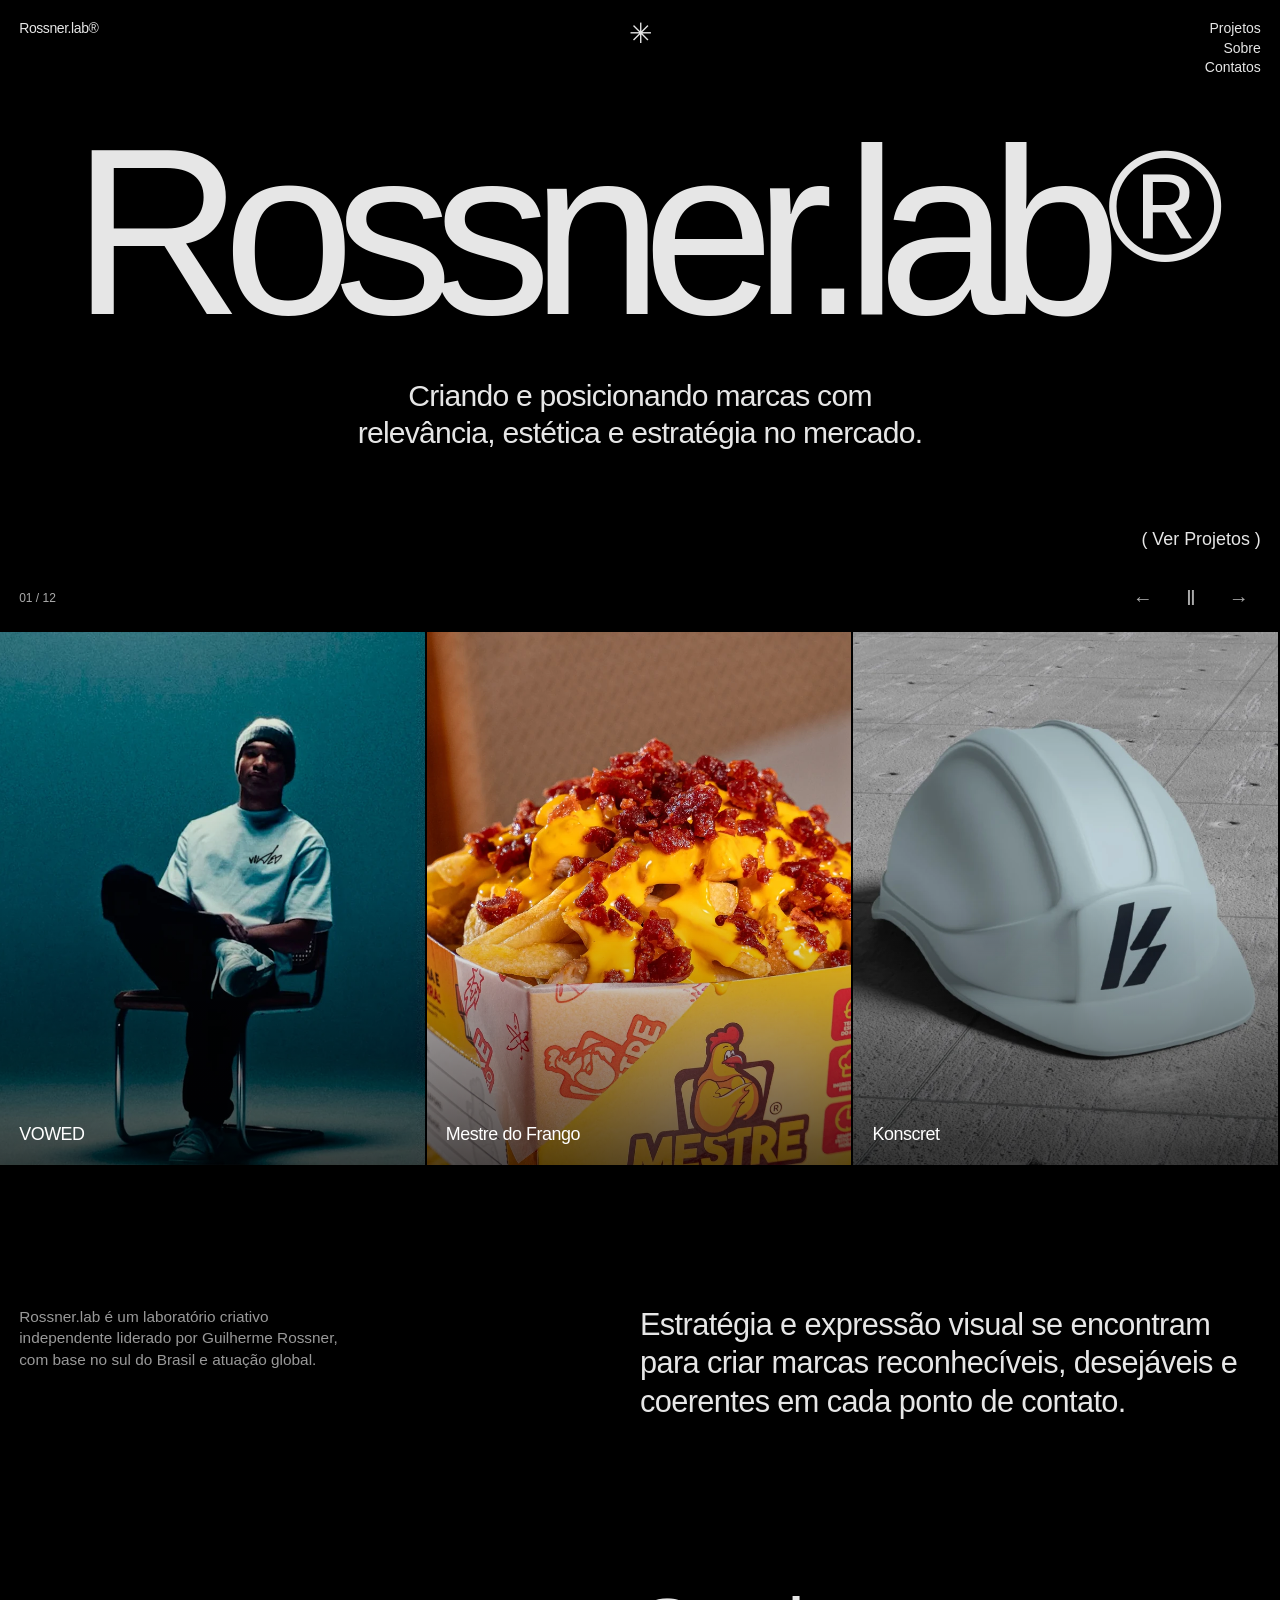
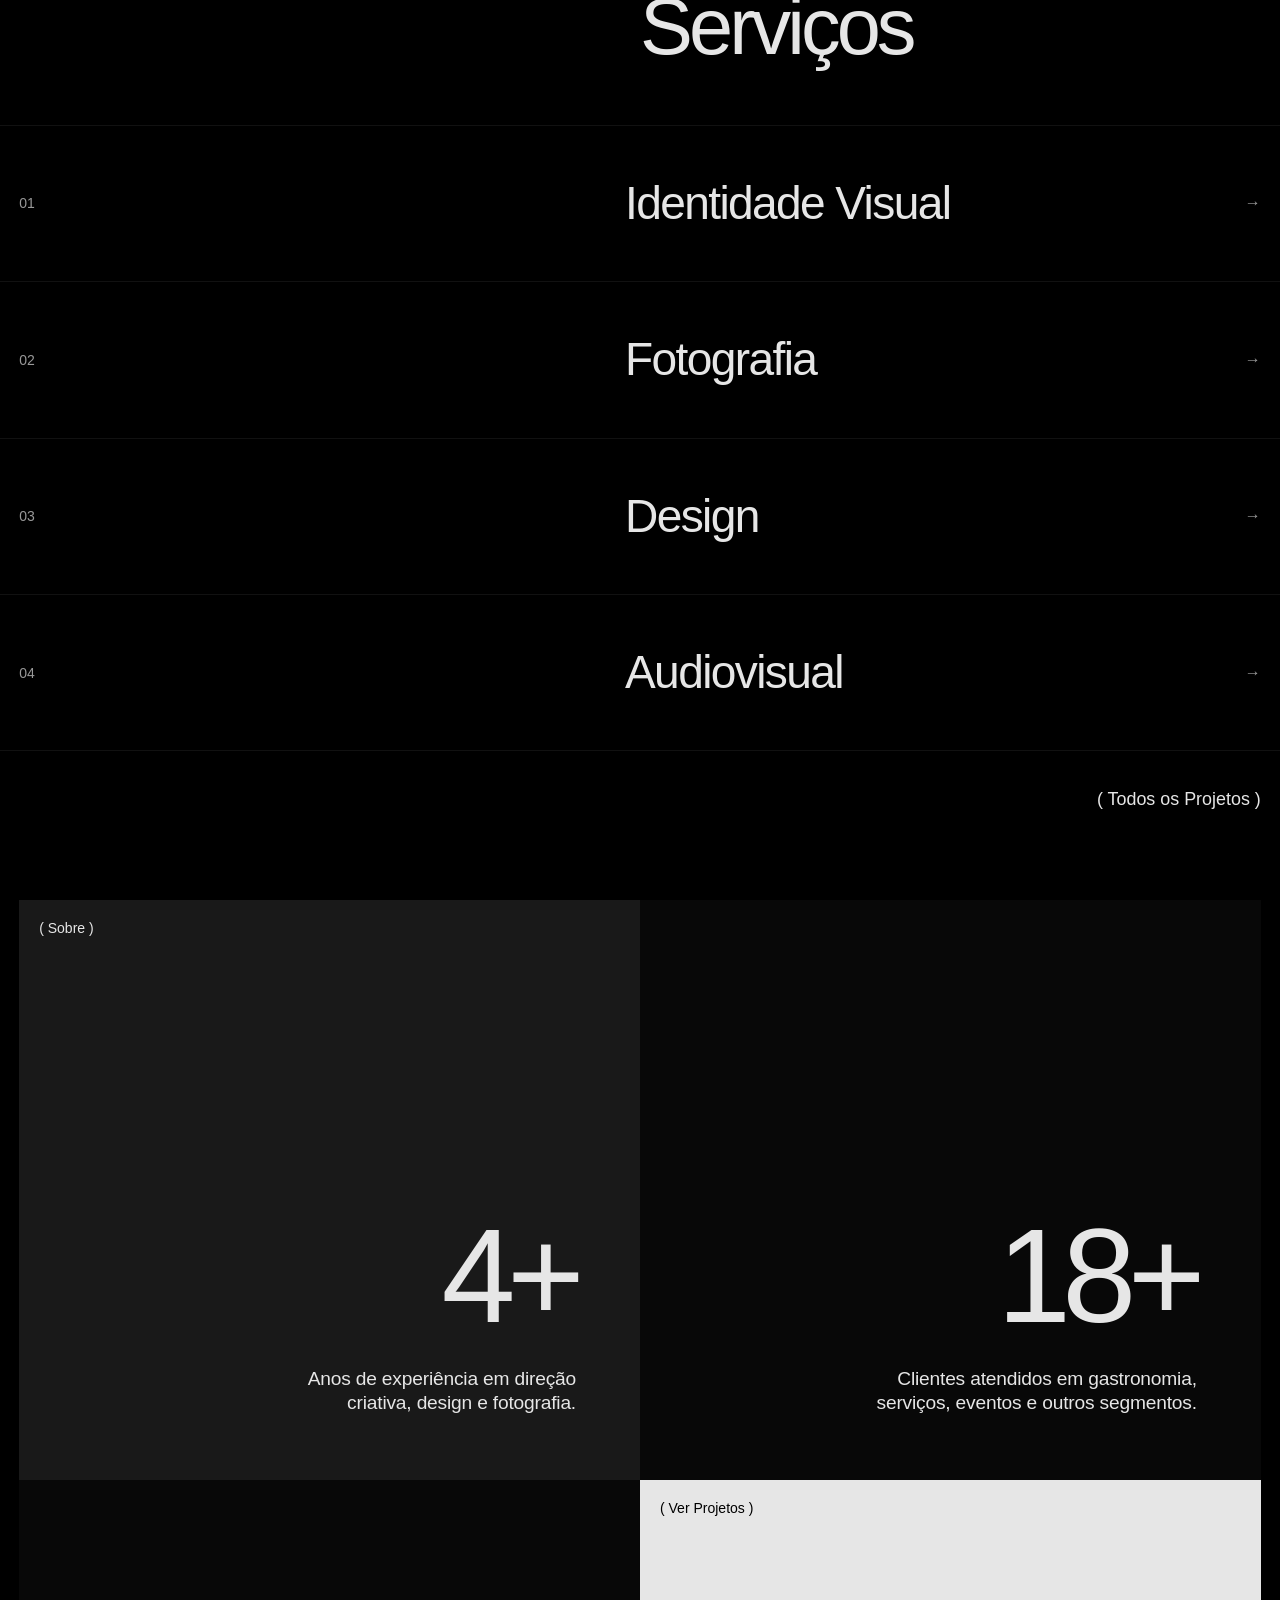
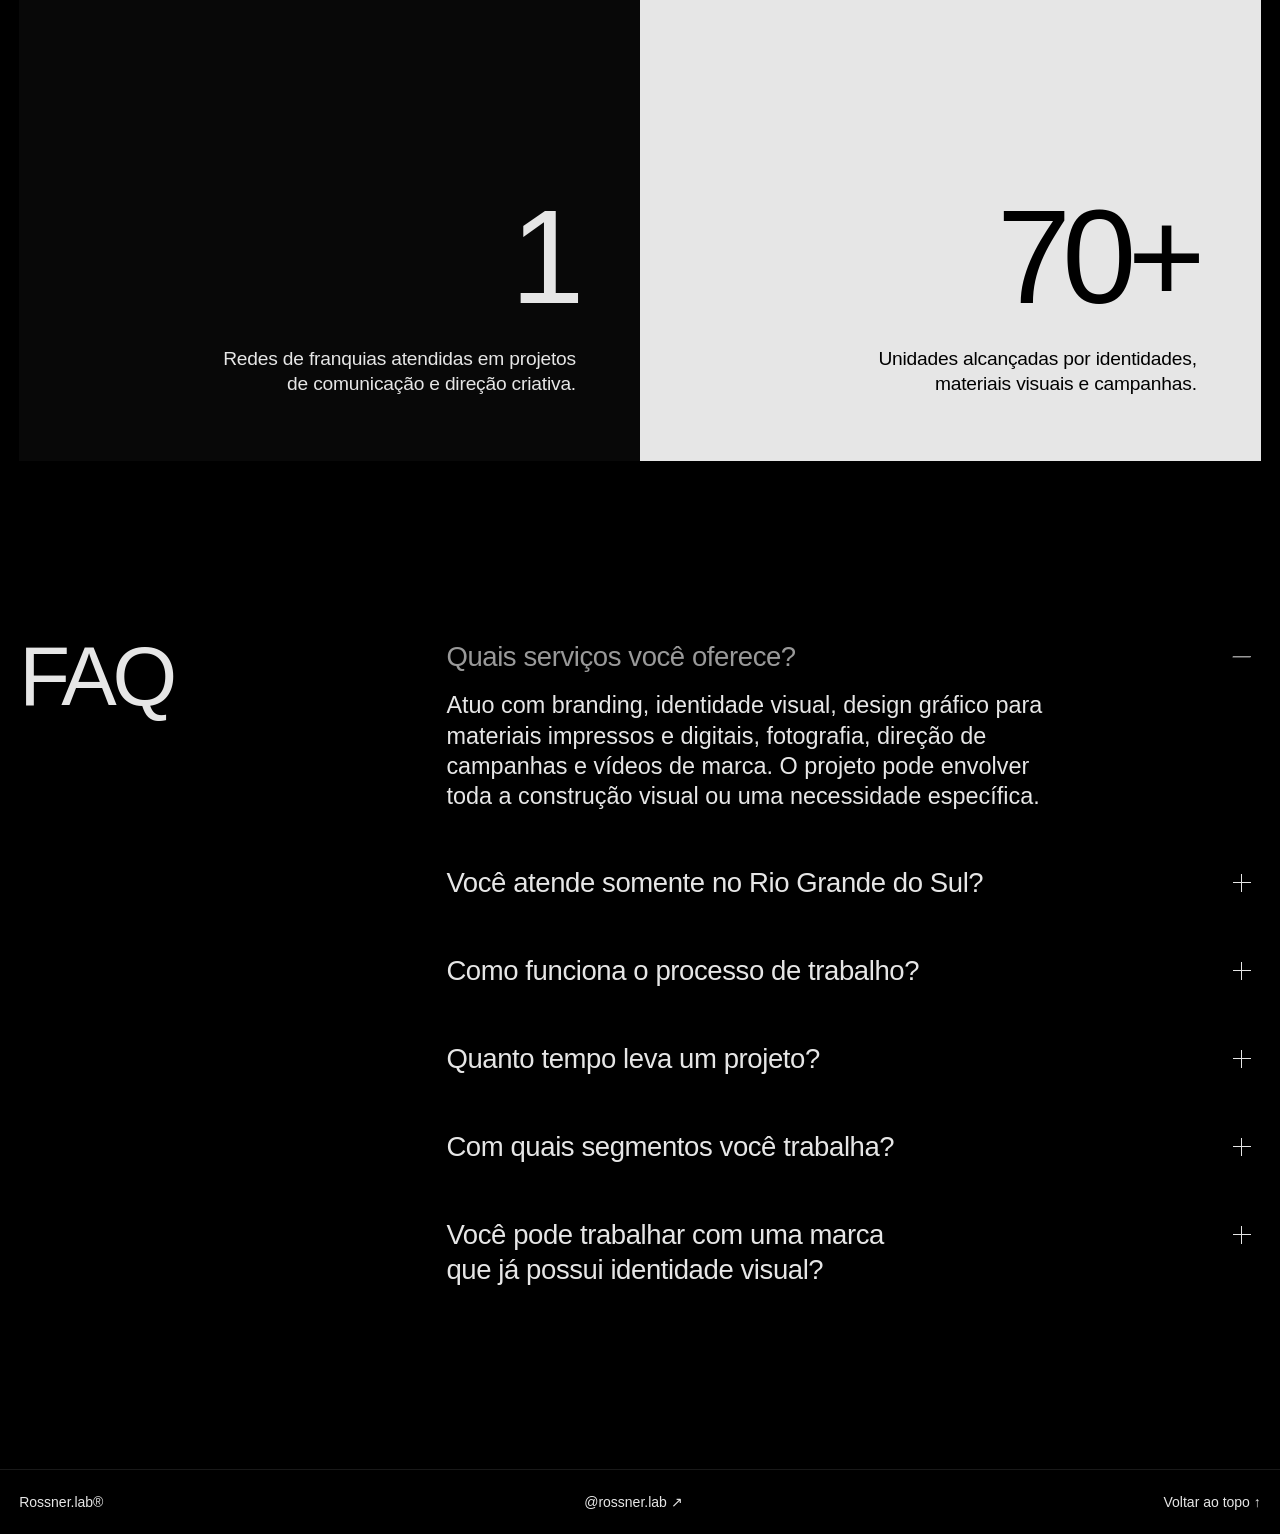
<file: index.html>
<!doctype html>
<html lang="pt-BR">
<head>
  <meta charset="utf-8">
  <meta name="viewport" content="width=device-width, initial-scale=1">
  <meta name="color-scheme" content="dark">
  <meta name="description" content="Rossner.lab é um laboratório criativo independente liderado por Guilherme Rossner. Estratégia, identidade visual, fotografia, design e audiovisual.">
  <title>Rossner.lab® — Laboratório criativo</title>
  <link rel="icon" type="image/svg+xml" href="data:image/svg+xml,%3Csvg xmlns='http://www.w3.org/2000/svg' viewBox='0 0 32 32'%3E%3Crect width='32' height='32' fill='%23000'/%3E%3Ctext x='5' y='25' font-family='Arial' font-size='26' fill='%23e6e6e6'%3ER%3C/text%3E%3C/svg%3E">
  <link rel="stylesheet" href="styles.css">
  <link rel="stylesheet" href="portfolio.css">
  <link rel="stylesheet" href="motion.css">
  <script src="app.js" defer></script>
  <script src="motion.js" defer></script>
</head>
<body>
  <a class="skip-link" href="#sobre">Pular para o conteúdo</a>
  <header class="header" id="inicio">
    <a class="brand" href="#inicio" aria-label="Rossner.lab — início">Rossner.lab®</a>
    <span class="asterisk" aria-hidden="true">✳</span>
    <nav aria-label="Navegação principal">
      <a href="projetos.html">Projetos</a>
      <a href="#sobre">Sobre</a>
      <a href="#contact-dialog" data-contact>Contatos</a>
    </nav>
  </header>
  <main>
    <section class="hero" aria-labelledby="hero-title">
      <h1 id="hero-title">Rossner.lab<span class="registered">®</span></h1>
      <p class="hero-description">Criando e posicionando marcas com<br class="desktop-break"> relevância, estética e estratégia no mercado.</p>
      <a class="text-link hero-link" href="projetos.html">( Ver Projetos )</a>
    </section>

<!-- project-preview:start -->
    <section class="project-preview" aria-label="Prévia dos projetos" aria-roledescription="carrossel">
      <div class="preview-toolbar"><span class="preview-position" aria-live="off">01 / 12</span><div class="preview-controls" hidden>
        <button type="button" data-preview-prev aria-label="Projeto anterior">←</button>
        <button type="button" data-preview-pause aria-label="Pausar alternância automática">Ⅱ</button>
        <button type="button" data-preview-next aria-label="Próximo projeto">→</button>
      </div></div>
      <div class="preview-viewport"><div class="preview-track"><a class="project-card" data-categories="identidade-visual design fotografia" href="projetos/vowed.html" aria-label="Ver projeto VOWED"><img src="media/vowed/capa.webp" width="1000" height="1000" alt="VOWED — Branding, conceito e expressão de marca" loading="eager" decoding="async"><div class="card-caption"><span>VOWED</span><span class="card-year">2026</span></div><span class="card-open" aria-hidden="true">↗</span></a><a class="project-card" data-categories="design fotografia" href="projetos/mestre-do-frango.html" aria-label="Ver projeto Mestre do Frango"><img src="media/mestre-do-frango/capa.webp" width="1000" height="1000" alt="Mestre do Frango — Direção criativa, design e campanhas" loading="eager" decoding="async"><div class="card-caption"><span>Mestre do Frango</span><span class="card-year">Atual</span></div><span class="card-open" aria-hidden="true">↗</span></a><a class="project-card" data-categories="identidade-visual" href="projetos/konscret.html" aria-label="Ver projeto Konscret"><img src="media/konscret/capa.webp" width="1000" height="1000" alt="Konscret — Branding · Projeto conceitual" loading="lazy" decoding="async"><div class="card-caption"><span>Konscret</span><span class="card-year">2025</span></div><span class="card-open" aria-hidden="true">↗</span></a><a class="project-card" data-categories="identidade-visual" href="projetos/decorvitri.html" aria-label="Ver projeto Decorvitri"><img src="media/decorvitri/capa.webp" width="1000" height="1000" alt="Decorvitri — Branding" loading="lazy" decoding="async"><div class="card-caption"><span>Decorvitri</span><span class="card-year">2024</span></div><span class="card-open" aria-hidden="true">↗</span></a><a class="project-card" data-categories="design" href="projetos/haus.html" aria-label="Ver projeto Haus"><img src="media/haus/capa.webp" width="1000" height="1000" alt="Haus — Design de etiquetas" loading="lazy" decoding="async"><div class="card-caption"><span>Haus</span><span class="card-year">2025</span></div><span class="card-open" aria-hidden="true">↗</span></a><a class="project-card" data-categories="fotografia audiovisual" href="projetos/hako.html" aria-label="Ver projeto Hako"><img src="media/hako/capa.webp" width="1000" height="1000" alt="Hako — Fotografia e audiovisual" loading="lazy" decoding="async"><div class="card-caption"><span>Hako</span><span class="card-year">2023–2024</span></div><span class="card-open" aria-hidden="true">↗</span></a><a class="project-card" data-categories="identidade-visual" href="projetos/morada-blindada.html" aria-label="Ver projeto Morada Blindada"><img src="media/morada-blindada/capa.webp" width="1000" height="1000" alt="Morada Blindada — Rebranding" loading="lazy" decoding="async"><div class="card-caption"><span>Morada Blindada</span><span class="card-year">2024</span></div><span class="card-open" aria-hidden="true">↗</span></a><a class="project-card" data-categories="fotografia audiovisual design" href="projetos/america-steak-house.html" aria-label="Ver projeto America Steak House"><img src="media/america-steak-house/capa.webp" width="1000" height="1000" alt="America Steak House — Reposicionamento nas redes sociais, design e imagem" loading="lazy" decoding="async"><div class="card-caption"><span>America Steak House</span><span class="card-year">2024–2025</span></div><span class="card-open" aria-hidden="true">↗</span></a><a class="project-card" data-categories="identidade-visual" href="projetos/por-ju.html" aria-label="Ver projeto Por Ju"><img src="media/por-ju/capa.webp" width="1000" height="1000" alt="Por Ju — Branding" loading="lazy" decoding="async"><div class="card-caption"><span>Por Ju</span><span class="card-year">2024</span></div><span class="card-open" aria-hidden="true">↗</span></a><a class="project-card" data-categories="audiovisual" href="projetos/raro-aroma.html" aria-label="Ver projeto Raro Aroma"><img src="media/raro-aroma/capa.webp" width="1000" height="1000" alt="Raro Aroma — Audiovisual para redes sociais" loading="lazy" decoding="async"><div class="card-caption"><span>Raro Aroma</span><span class="card-year">2024</span></div><span class="card-open" aria-hidden="true">↗</span></a><a class="project-card" data-categories="audiovisual" href="projetos/pepperoni.html" aria-label="Ver projeto Pepperoni"><img src="media/pepperoni/capa.webp" width="1000" height="1000" alt="Pepperoni — Audiovisual para redes sociais" loading="lazy" decoding="async"><div class="card-caption"><span>Pepperoni</span><span class="card-year">2024</span></div><span class="card-open" aria-hidden="true">↗</span></a><a class="project-card" data-categories="audiovisual" href="projetos/tomodachi.html" aria-label="Ver projeto Tomodachi"><img src="media/tomodachi/capa.webp" width="1000" height="1000" alt="Tomodachi — Audiovisual para redes sociais" loading="lazy" decoding="async"><div class="card-caption"><span>Tomodachi</span><span class="card-year">2023</span></div><span class="card-open" aria-hidden="true">↗</span></a></div></div>
    </section>
    <!-- project-preview:end -->

    <section class="about" id="sobre" aria-label="Sobre o laboratório">
      <p class="about-intro">Rossner.lab é um laboratório criativo independente liderado por Guilherme Rossner, com base no sul do Brasil e atuação global.</p>
      <p class="philosophy">Estratégia e expressão visual se encontram para criar marcas reconhecíveis, desejáveis e coerentes em cada ponto de contato.</p>
    </section>

    <section class="services" id="servicos" aria-labelledby="services-title">
      <h2 id="services-title">Serviços</h2>
      <ol class="services-list">
        <li><a href="projetos.html?categoria=identidade-visual"><span class="service-number">01</span><span>Identidade Visual</span><span class="arrow" aria-hidden="true">→</span></a></li>
        <li><a href="projetos.html?categoria=fotografia"><span class="service-number">02</span><span>Fotografia</span><span class="arrow" aria-hidden="true">→</span></a></li>
        <li><a href="projetos.html?categoria=design"><span class="service-number">03</span><span>Design</span><span class="arrow" aria-hidden="true">→</span></a></li>
        <li><a href="projetos.html?categoria=audiovisual"><span class="service-number">04</span><span>Audiovisual</span><span class="arrow" aria-hidden="true">→</span></a></li>
      </ol>
      <div class="all-projects"><a class="text-link" href="projetos.html">( Todos os Projetos )</a></div>
    </section>

    <section class="experience" aria-label="Experiência em números">
      <article class="stat stat-highlight">
        <a class="stat-link" href="#sobre">( Sobre )</a>
        <div class="stat-content"><p class="stat-number">6+</p><p class="stat-description">Anos de experiência em direção<br class="desktop-break"> criativa, design e fotografia.</p></div>
      </article>
      <article class="stat">
        <div class="stat-content"><p class="stat-number">25+</p><p class="stat-description">Clientes atendidos em gastronomia,<br class="desktop-break"> serviços, eventos e outros segmentos.</p></div>
      </article>
      <article class="stat">
        <div class="stat-content"><p class="stat-number">2</p><p class="stat-description">Redes de franquias atendidas em projetos<br class="desktop-break"> de comunicação e direção criativa.</p></div>
      </article>
      <article class="stat stat-light">
        <a class="stat-link" href="projetos.html">( Ver Projetos )</a>
        <div class="stat-content"><p class="stat-number">96+</p><p class="stat-description">Unidades alcançadas por identidades,<br class="desktop-break"> materiais visuais e campanhas.</p></div>
      </article>
    </section>

    <section class="faq" id="faq" aria-labelledby="faq-title">
      <h2 id="faq-title">FAQ</h2>
      <div class="faq-items">
        <details name="faq" open><summary>Quais serviços você oferece?<span class="toggle" aria-hidden="true"></span></summary><p>Atuo com branding, identidade visual, design gráfico para materiais impressos e digitais, fotografia, direção de campanhas e vídeos de marca. O projeto pode envolver toda a construção visual ou uma necessidade específica.</p></details>
        <details name="faq"><summary>Você atende somente no Rio Grande do Sul?<span class="toggle" aria-hidden="true"></span></summary><p>Projetos de branding e design podem ser conduzidos remotamente para clientes do Brasil e do exterior. Fotografias e vídeos são realizados no RS ou em outras localidades mediante planejamento de produção e deslocamento.</p></details>
        <details name="faq"><summary>Como funciona o processo de trabalho?<span class="toggle" aria-hidden="true"></span></summary><p>Começamos com uma conversa de diagnóstico para entender o negócio, o público e os objetivos do projeto. Depois, definimos direção, etapas, entregáveis e cronograma antes de iniciar a criação.</p></details>
        <details name="faq"><summary>Quanto tempo leva um projeto?<span class="toggle" aria-hidden="true"></span></summary><p>O prazo depende do escopo e da complexidade. Após o briefing, você recebe uma proposta com etapas, entregáveis e cronograma definidos com clareza.</p></details>
        <details name="faq"><summary>Com quais segmentos você trabalha?<span class="toggle" aria-hidden="true"></span></summary><p>Tenho experiência com gastronomia, serviços, franquias, eventos e campanhas. O trabalho é especialmente indicado para marcas de gastronomia, moda, eventos e negócios que valorizam estética, posicionamento estratégico e apresentação.</p></details>
        <details name="faq"><summary>Você pode trabalhar com uma marca<br class="desktop-break"> que já possui identidade visual?<span class="toggle" aria-hidden="true"></span></summary><p>Sim. Posso criar uma identidade do zero, reposicionar uma marca ou desenvolver materiais, campanhas, fotografias e vídeos a partir de uma identidade existente.</p></details>
      </div>
    </section>
  </main>
  <footer><a href="#inicio">Rossner.lab®</a><a class="footer-instagram" href="https://www.instagram.com/rossner.lab/" target="_blank" rel="noopener noreferrer" aria-label="Instagram @rossner.lab (abre em nova aba)">@rossner.lab ↗</a><a href="#inicio">Voltar ao topo ↑</a></footer>
  <dialog id="contact-dialog" aria-labelledby="contact-title">
    <button class="close-dialog" type="button" aria-label="Fechar">×</button>
    <p class="dialog-eyebrow">Rossner.lab®</p>
    <h2 id="contact-title">Contatos</h2>
    <div class="contact-links">
      <a href="tel:+5551996176951"><span>Telefone</span>51 99617-6951</a>
      <a href="mailto:rossnerguilherme@gmail.com"><span>E-mail</span>rossnerguilherme@gmail.com</a>
    </div>
    <button class="back-button" type="button">Voltar à página inicial</button>
  </dialog>
</body>
</html>
</file>
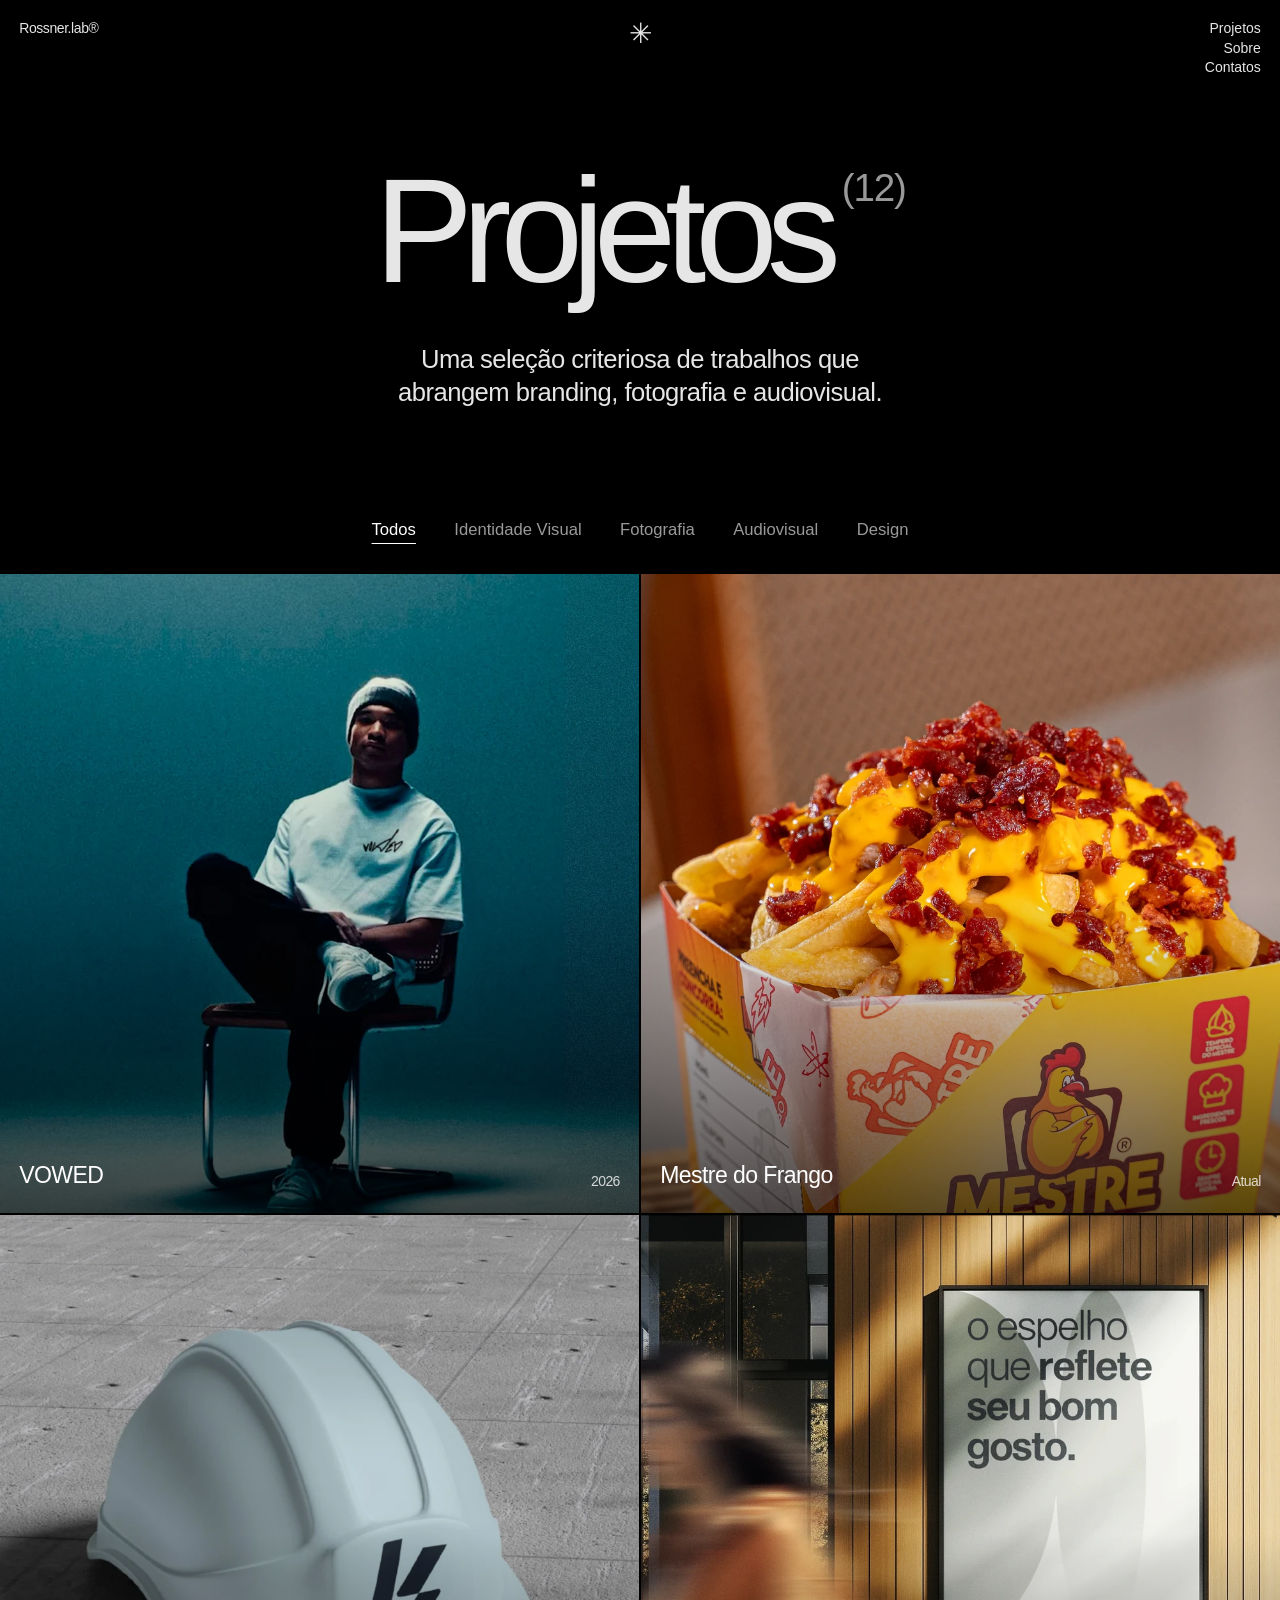
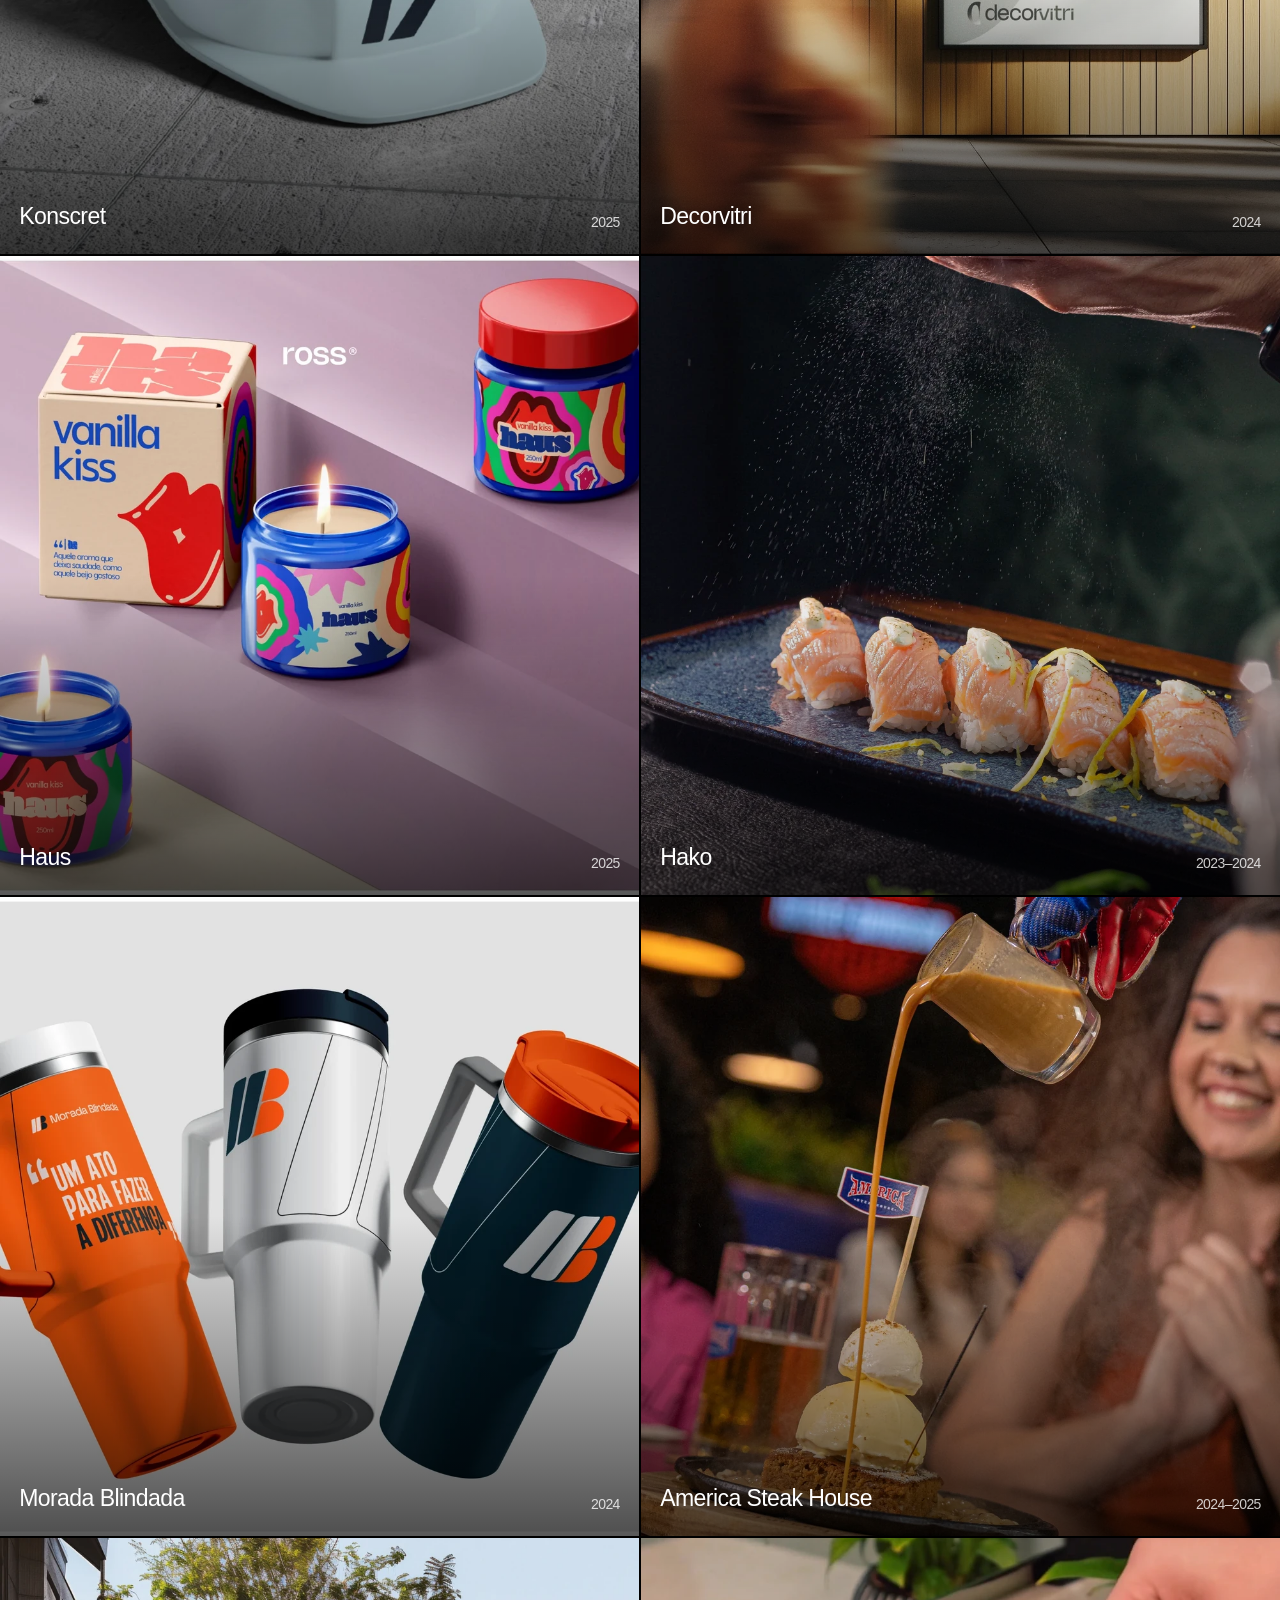
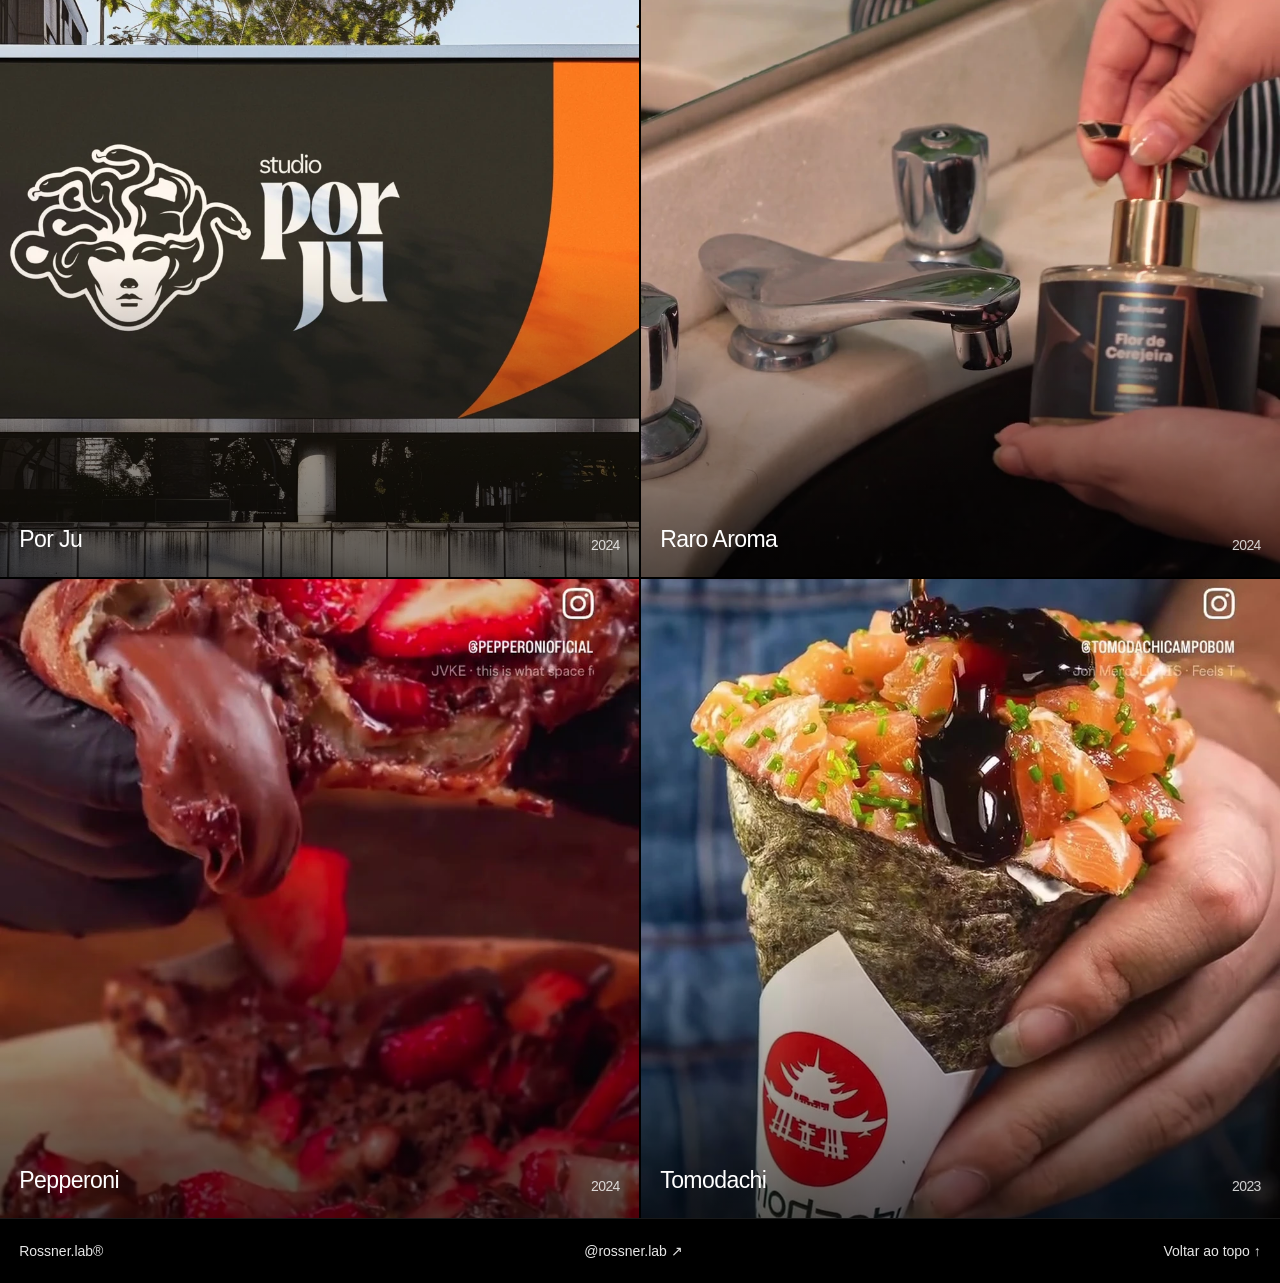
<file: projetos.html>
<!doctype html><html lang="pt-BR"><head><meta charset="utf-8"><meta name="viewport" content="width=device-width,initial-scale=1"><meta name="color-scheme" content="dark"><title>Projetos — Rossner.lab®</title><meta name="description" content="Uma seleção de trabalhos de branding, fotografia, audiovisual e design."><link rel="icon" type="image/svg+xml" href="data:image/svg+xml,%3Csvg xmlns='http://www.w3.org/2000/svg' viewBox='0 0 32 32'%3E%3Crect width='32' height='32'/%3E%3Ctext x='5' y='25' font-family='Arial' font-size='26' fill='%23e6e6e6'%3ER%3C/text%3E%3C/svg%3E"><link rel="stylesheet" href="styles.css"><link rel="stylesheet" href="portfolio.css"><link rel="stylesheet" href="motion.css"><script src="app.js" defer></script><script src="motion.js" defer></script></head><body class="projects-page"><a class="skip-link" href="#conteudo">Pular para o conteúdo</a><header class="header " id="inicio"><a class="brand" href="index.html" aria-label="Rossner.lab — início">Rossner.lab®</a><span class="asterisk" aria-hidden="true">✳</span><nav aria-label="Navegação principal"><a href="projetos.html" aria-current="page">Projetos</a><a href="index.html#sobre">Sobre</a><a href="#contact-dialog" data-contact>Contatos</a></nav></header><main id="conteudo"><section class="projects-intro"><h1>Projetos<sup id="project-count">(12)</sup></h1><p>Uma seleção criteriosa de trabalhos que<br> abrangem branding, fotografia e audiovisual.</p></section><div class="filter-wrap"><div class="project-filters" role="group" aria-label="Filtrar projetos por serviço"><button type="button" data-filter="todos" aria-pressed="true">Todos</button><button type="button" data-filter="identidade-visual" aria-pressed="false">Identidade Visual</button><button type="button" data-filter="fotografia" aria-pressed="false">Fotografia</button><button type="button" data-filter="audiovisual" aria-pressed="false">Audiovisual</button><button type="button" data-filter="design" aria-pressed="false">Design</button></div><span class="sr-only" id="filter-status" role="status" aria-live="polite">12 projetos</span></div><section class="project-grid" aria-label="Projetos selecionados"><a class="project-card" data-categories="identidade-visual design fotografia" href="projetos/vowed.html" aria-label="Ver projeto VOWED"><img src="media/vowed/capa.webp" width="1000" height="1000" alt="VOWED — Branding, conceito e expressão de marca" loading="eager" decoding="async"><div class="card-caption"><span>VOWED</span><span class="card-year">2026</span></div><span class="card-open" aria-hidden="true">↗</span></a><a class="project-card" data-categories="design fotografia" href="projetos/mestre-do-frango.html" aria-label="Ver projeto Mestre do Frango"><img src="media/mestre-do-frango/capa.webp" width="1000" height="1000" alt="Mestre do Frango — Direção criativa, design e campanhas" loading="eager" decoding="async"><div class="card-caption"><span>Mestre do Frango</span><span class="card-year">Atual</span></div><span class="card-open" aria-hidden="true">↗</span></a><a class="project-card" data-categories="identidade-visual" href="projetos/konscret.html" aria-label="Ver projeto Konscret"><img src="media/konscret/capa.webp" width="1000" height="1000" alt="Konscret — Branding · Projeto conceitual" loading="lazy" decoding="async"><div class="card-caption"><span>Konscret</span><span class="card-year">2025</span></div><span class="card-open" aria-hidden="true">↗</span></a><a class="project-card" data-categories="identidade-visual" href="projetos/decorvitri.html" aria-label="Ver projeto Decorvitri"><img src="media/decorvitri/capa.webp" width="1000" height="1000" alt="Decorvitri — Branding" loading="lazy" decoding="async"><div class="card-caption"><span>Decorvitri</span><span class="card-year">2024</span></div><span class="card-open" aria-hidden="true">↗</span></a><a class="project-card" data-categories="design" href="projetos/haus.html" aria-label="Ver projeto Haus"><img src="media/haus/capa.webp" width="1000" height="1000" alt="Haus — Design de etiquetas" loading="lazy" decoding="async"><div class="card-caption"><span>Haus</span><span class="card-year">2025</span></div><span class="card-open" aria-hidden="true">↗</span></a><a class="project-card" data-categories="fotografia audiovisual" href="projetos/hako.html" aria-label="Ver projeto Hako"><img src="media/hako/capa.webp" width="1000" height="1000" alt="Hako — Fotografia e audiovisual" loading="lazy" decoding="async"><div class="card-caption"><span>Hako</span><span class="card-year">2023–2024</span></div><span class="card-open" aria-hidden="true">↗</span></a><a class="project-card" data-categories="identidade-visual" href="projetos/morada-blindada.html" aria-label="Ver projeto Morada Blindada"><img src="media/morada-blindada/capa.webp" width="1000" height="1000" alt="Morada Blindada — Rebranding" loading="lazy" decoding="async"><div class="card-caption"><span>Morada Blindada</span><span class="card-year">2024</span></div><span class="card-open" aria-hidden="true">↗</span></a><a class="project-card" data-categories="fotografia audiovisual design" href="projetos/america-steak-house.html" aria-label="Ver projeto America Steak House"><img src="media/america-steak-house/capa.webp" width="1000" height="1000" alt="America Steak House — Reposicionamento nas redes sociais, design e imagem" loading="lazy" decoding="async"><div class="card-caption"><span>America Steak House</span><span class="card-year">2024–2025</span></div><span class="card-open" aria-hidden="true">↗</span></a><a class="project-card" data-categories="identidade-visual" href="projetos/por-ju.html" aria-label="Ver projeto Por Ju"><img src="media/por-ju/capa.webp" width="1000" height="1000" alt="Por Ju — Branding" loading="lazy" decoding="async"><div class="card-caption"><span>Por Ju</span><span class="card-year">2024</span></div><span class="card-open" aria-hidden="true">↗</span></a><a class="project-card" data-categories="audiovisual" href="projetos/raro-aroma.html" aria-label="Ver projeto Raro Aroma"><img src="media/raro-aroma/capa.webp" width="1000" height="1000" alt="Raro Aroma — Audiovisual para redes sociais" loading="lazy" decoding="async"><div class="card-caption"><span>Raro Aroma</span><span class="card-year">2024</span></div><span class="card-open" aria-hidden="true">↗</span></a><a class="project-card" data-categories="audiovisual" href="projetos/pepperoni.html" aria-label="Ver projeto Pepperoni"><img src="media/pepperoni/capa.webp" width="1000" height="1000" alt="Pepperoni — Audiovisual para redes sociais" loading="lazy" decoding="async"><div class="card-caption"><span>Pepperoni</span><span class="card-year">2024</span></div><span class="card-open" aria-hidden="true">↗</span></a><a class="project-card" data-categories="audiovisual" href="projetos/tomodachi.html" aria-label="Ver projeto Tomodachi"><img src="media/tomodachi/capa.webp" width="1000" height="1000" alt="Tomodachi — Audiovisual para redes sociais" loading="lazy" decoding="async"><div class="card-caption"><span>Tomodachi</span><span class="card-year">2023</span></div><span class="card-open" aria-hidden="true">↗</span></a></section></main><footer><a href="index.html">Rossner.lab®</a><a class="footer-instagram" href="https://www.instagram.com/rossner.lab/" target="_blank" rel="noopener noreferrer" aria-label="Instagram @rossner.lab (abre em nova aba)">@rossner.lab ↗</a><a href="#inicio">Voltar ao topo ↑</a></footer><dialog id="contact-dialog" aria-labelledby="contact-title"><button class="close-dialog" type="button" aria-label="Fechar">×</button><p class="dialog-eyebrow">Rossner.lab®</p><h2 id="contact-title">Contatos</h2><div class="contact-links">
      <a href="tel:+5551996176951"><span>Telefone</span>51 99617-6951</a>
      <a href="mailto:rossnerguilherme@gmail.com"><span>E-mail</span>rossnerguilherme@gmail.com</a>
    </div><button class="back-button" type="button">Voltar</button></dialog></body></html>
</file>
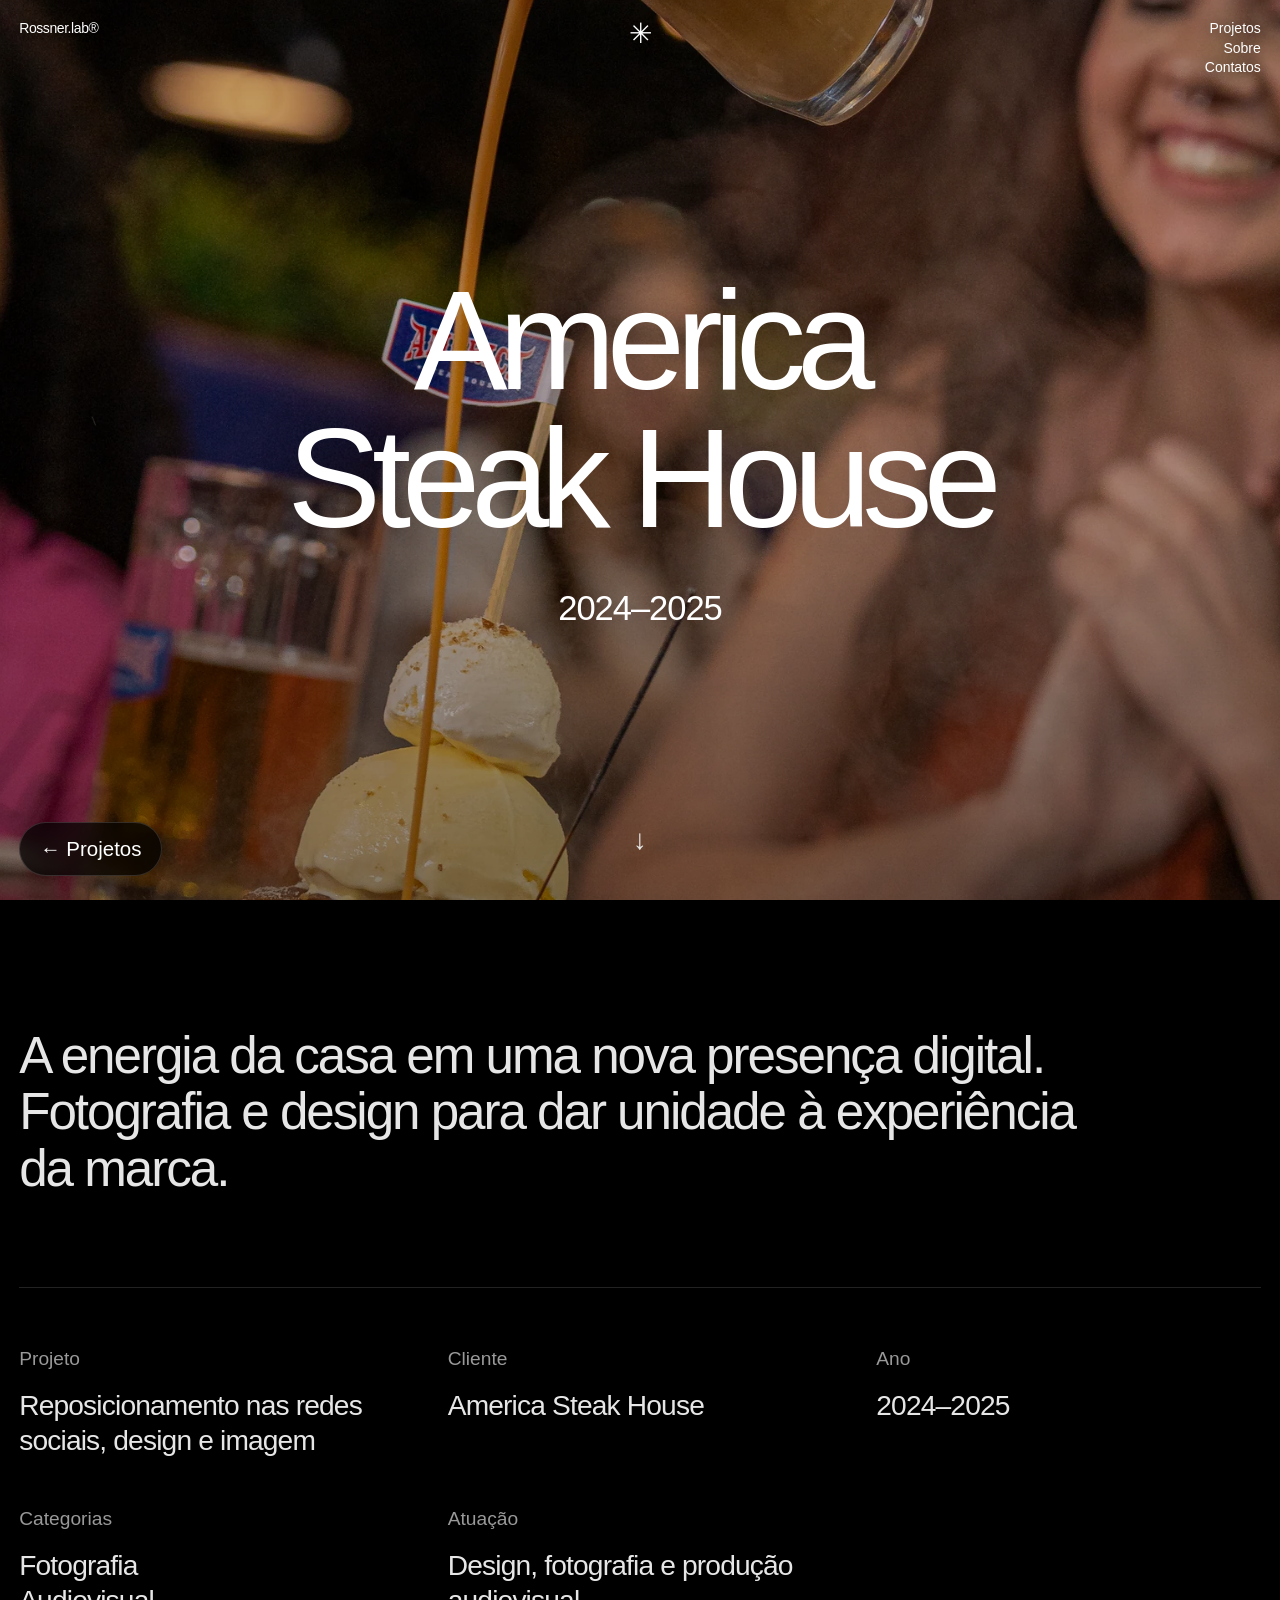
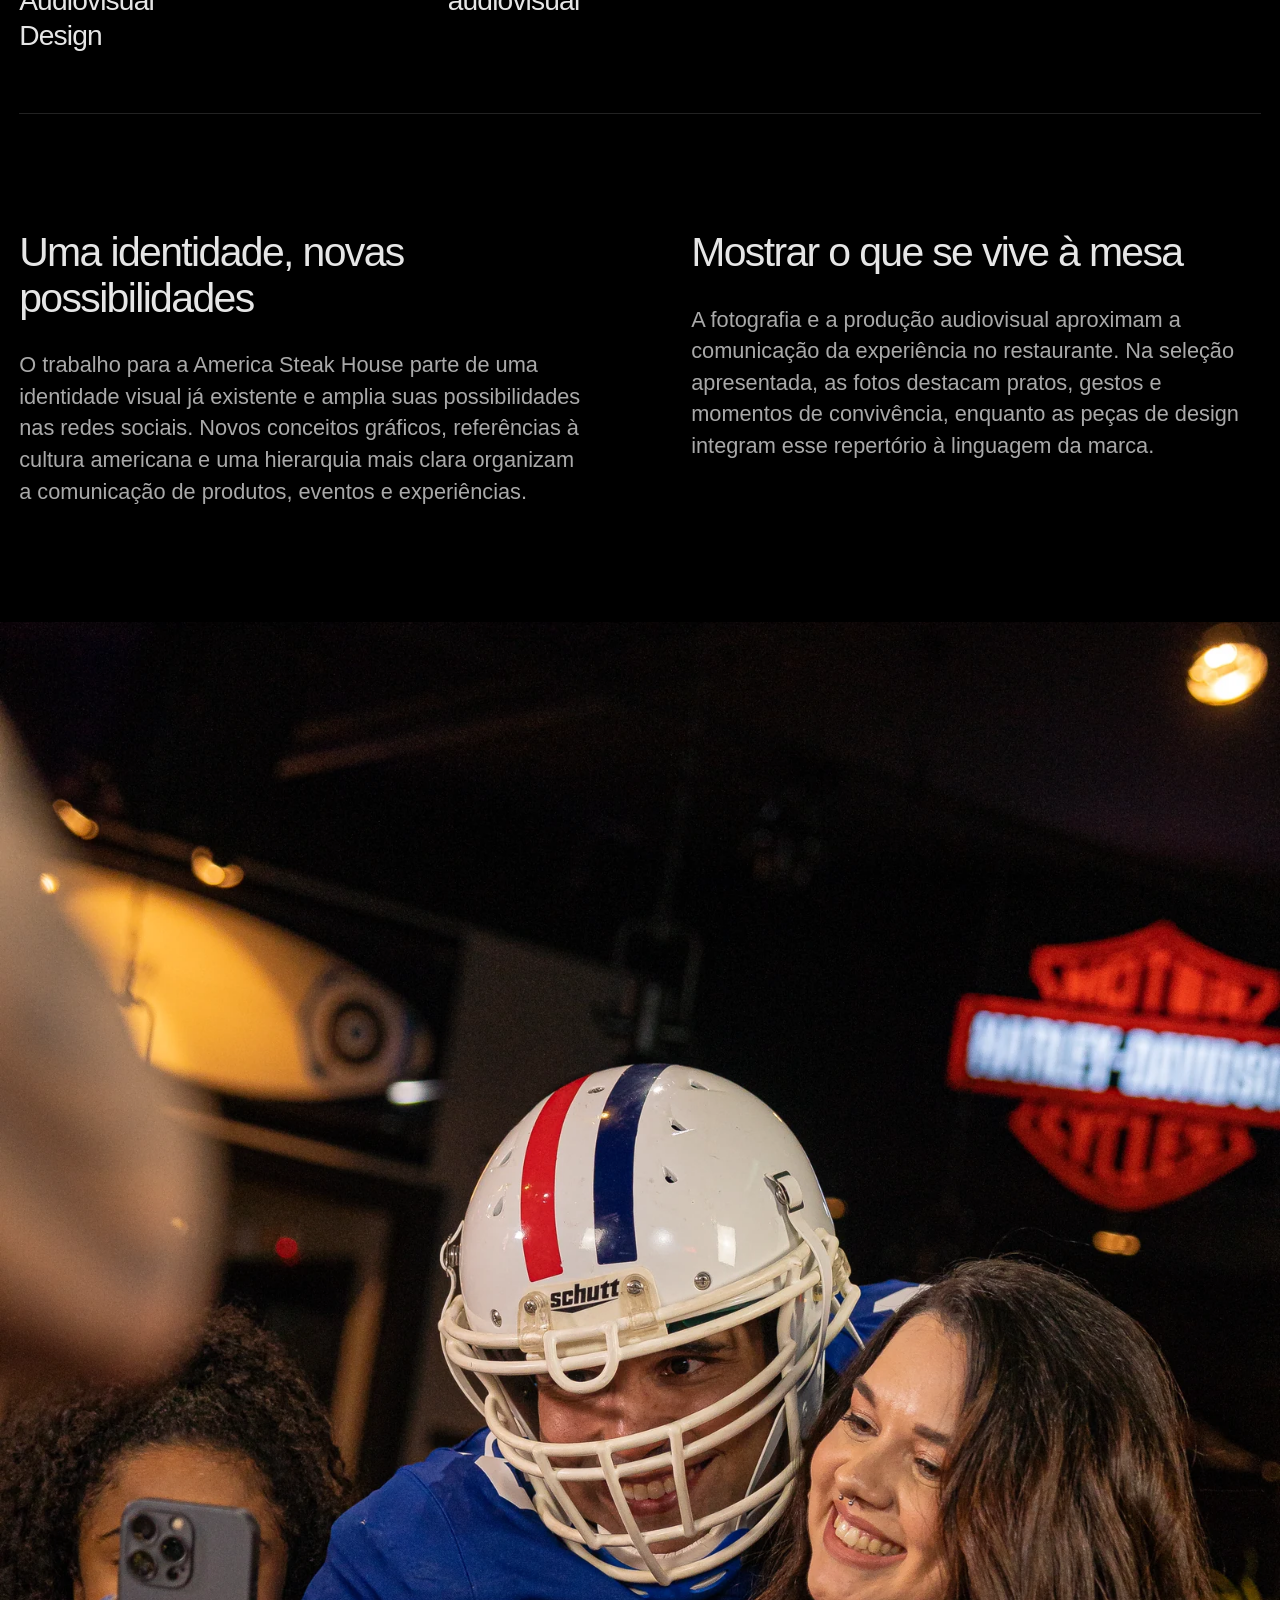
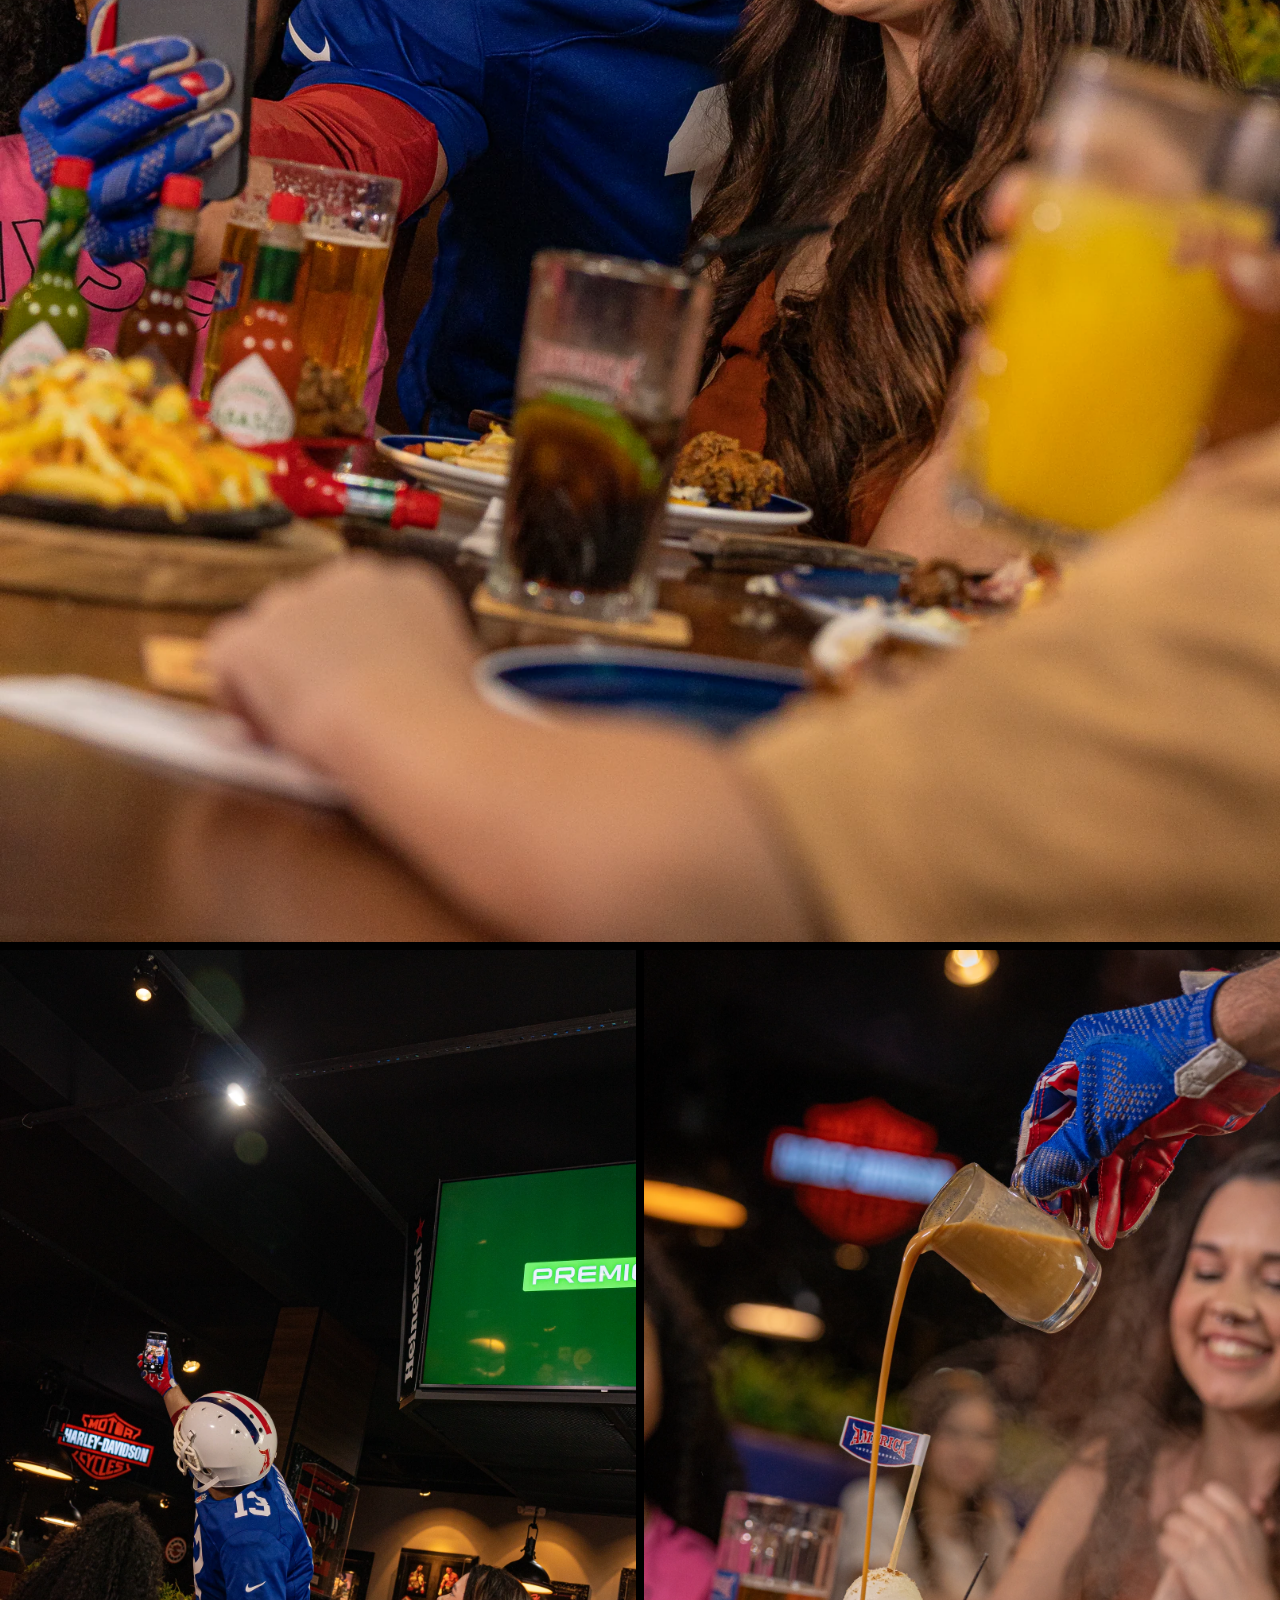
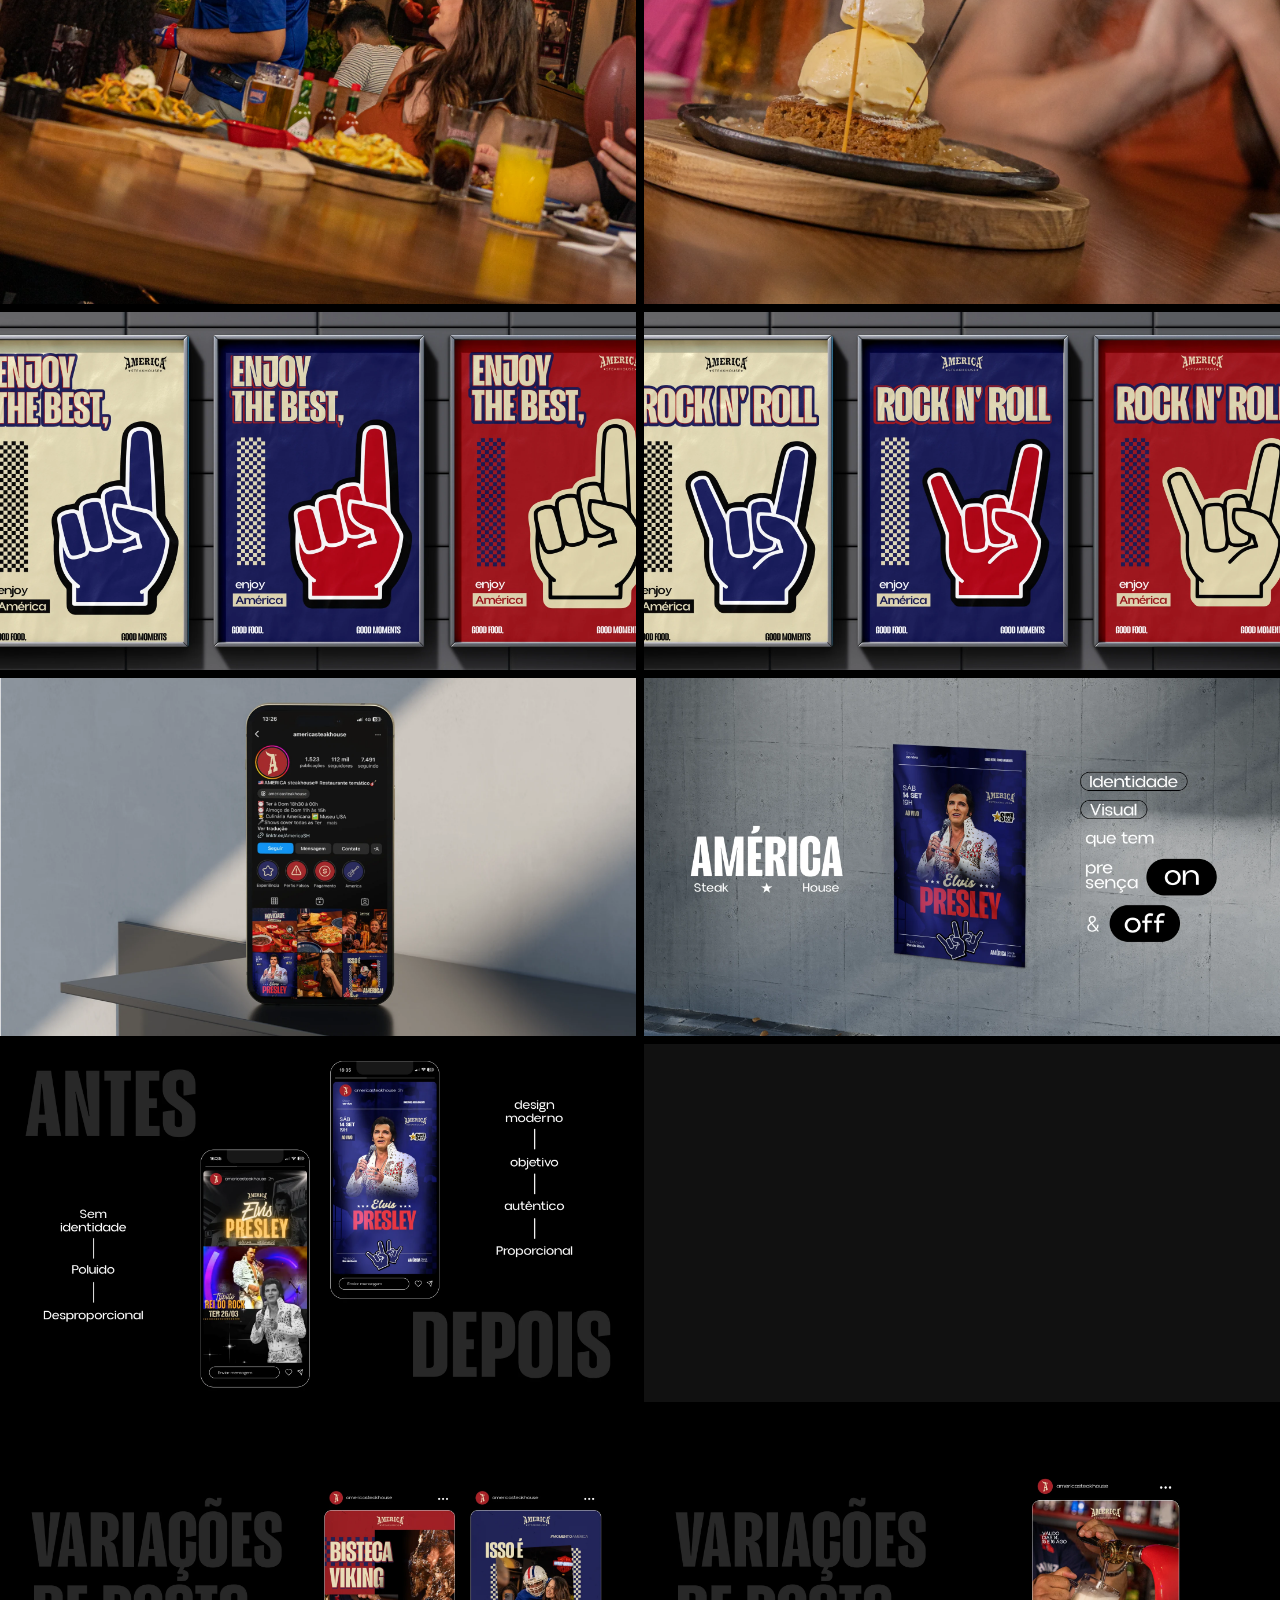
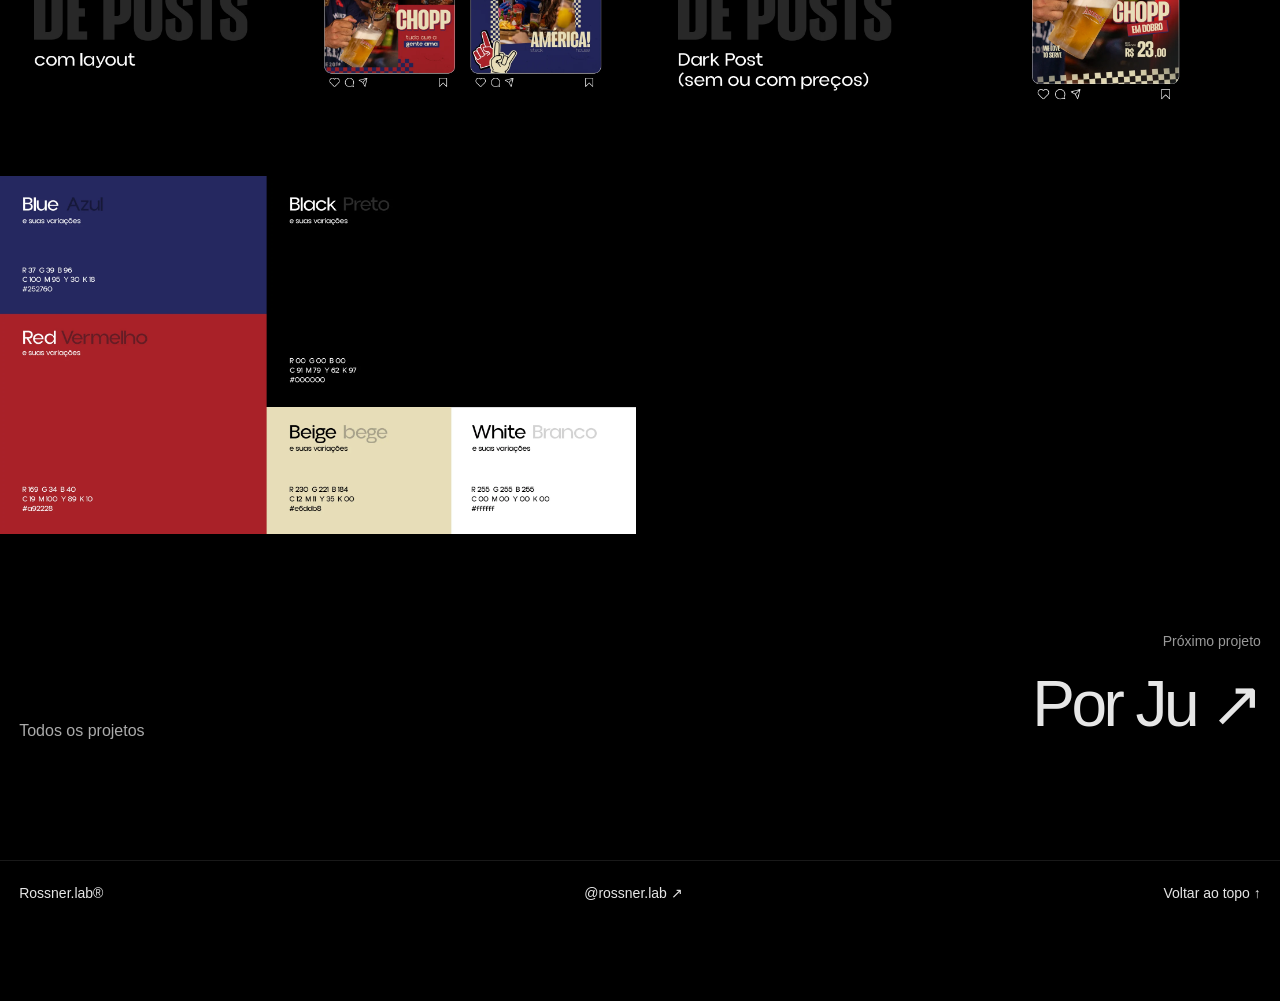
<file: projetos/america-steak-house.html>
<!doctype html><html lang="pt-BR"><head><meta charset="utf-8"><meta name="viewport" content="width=device-width,initial-scale=1"><meta name="color-scheme" content="dark"><title>America Steak House — Rossner.lab®</title><meta name="description" content="A energia da casa em uma nova presença digital. Fotografia e design para dar unidade à experiência da marca."><link rel="icon" type="image/svg+xml" href="data:image/svg+xml,%3Csvg xmlns='http://www.w3.org/2000/svg' viewBox='0 0 32 32'%3E%3Crect width='32' height='32'/%3E%3Ctext x='5' y='25' font-family='Arial' font-size='26' fill='%23e6e6e6'%3ER%3C/text%3E%3C/svg%3E"><link rel="stylesheet" href="../styles.css"><link rel="stylesheet" href="../portfolio.css"><link rel="stylesheet" href="../motion.css"><script src="../app.js" defer></script><script src="../motion.js" defer></script></head><body class="case-page"><a class="skip-link" href="#conteudo">Pular para o conteúdo</a><header class="header header-overlay" id="inicio"><a class="brand" href="../index.html" aria-label="Rossner.lab — início">Rossner.lab®</a><span class="asterisk" aria-hidden="true">✳</span><nav aria-label="Navegação principal"><a href="../projetos.html" >Projetos</a><a href="../index.html#sobre">Sobre</a><a href="#contact-dialog" data-contact>Contatos</a></nav></header><main id="conteudo"><section class="case-hero" aria-labelledby="case-title"><img class="case-cover" src="../media/america-steak-house/dsc02760.webp" width="1600" height="2400" alt="America Steak House — Reposicionamento nas redes sociais, design e imagem" fetchpriority="high" style="object-position:50% 62%"><div class="case-hero-title"><h1 id="case-title">America Steak House</h1><p>2024–2025</p></div><a class="case-scroll" href="#projeto" aria-label="Ler sobre o projeto">↓</a></section><a class="projects-back" href="../projetos.html" data-back-projects>← Projetos</a><section class="case-info" id="projeto"><h2 class="case-statement">A energia da casa em uma nova presença digital. Fotografia e design para dar unidade à experiência da marca.</h2><dl class="case-facts"><div><dt>Projeto</dt><dd>Reposicionamento nas redes sociais, design e imagem</dd></div><div><dt>Cliente</dt><dd>America Steak House</dd></div><div><dt>Ano</dt><dd>2024–2025</dd></div><div><dt>Categorias</dt><dd>Fotografia<br>Audiovisual<br>Design</dd></div><div><dt>Atuação</dt><dd>Design, fotografia e produção audiovisual</dd></div></dl></section><section class="case-story" aria-label="Sobre o projeto"><div><h2>Uma identidade, novas possibilidades</h2><p>O trabalho para a America Steak House parte de uma identidade visual já existente e amplia suas possibilidades nas redes sociais. Novos conceitos gráficos, referências à cultura americana e uma hierarquia mais clara organizam a comunicação de produtos, eventos e experiências.</p></div><div><h2>Mostrar o que se vive à mesa</h2><p>A fotografia e a produção audiovisual aproximam a comunicação da experiência no restaurante. Na seleção apresentada, as fotos destacam pratos, gestos e momentos de convivência, enquanto as peças de design integram esse repertório à linguagem da marca.</p></div></section><section class="case-gallery " aria-label="Galeria de America Steak House"><figure class="gallery-item gallery-wide"><button class="gallery-image" type="button" data-lightbox aria-label="Ampliar: Experiência à mesa na America Steak House"><img src="../media/america-steak-house/dsc02730.webp" width="1600" height="2400" alt="Experiência à mesa na America Steak House" loading="lazy" decoding="async"><span class="enlarge-icon" aria-hidden="true">↗</span></button></figure><figure class="gallery-item "><button class="gallery-image" type="button" data-lightbox aria-label="Ampliar: Ambiente e atendimento na America Steak House"><img src="../media/america-steak-house/dsc02737.webp" width="1600" height="2400" alt="Ambiente e atendimento na America Steak House" loading="lazy" decoding="async"><span class="enlarge-icon" aria-hidden="true">↗</span></button></figure><figure class="gallery-item "><button class="gallery-image" type="button" data-lightbox aria-label="Ampliar: Finalização de prato à mesa"><img src="../media/america-steak-house/dsc02760.webp" width="1600" height="2400" alt="Finalização de prato à mesa" loading="lazy" decoding="async"><span class="enlarge-icon" aria-hidden="true">↗</span></button></figure><figure class="gallery-item "><button class="gallery-image" type="button" data-lightbox aria-label="Ampliar: Cartazes com a linguagem gráfica da America Steak House"><img src="../media/america-steak-house/prancha-07.webp" width="2200" height="1238" alt="Cartazes com a linguagem gráfica da America Steak House" loading="lazy" decoding="async"><span class="enlarge-icon" aria-hidden="true">↗</span></button></figure><figure class="gallery-item "><button class="gallery-image" type="button" data-lightbox aria-label="Ampliar: Aplicações gráficas com referências ao rock"><img src="../media/america-steak-house/prancha-08.webp" width="2200" height="1238" alt="Aplicações gráficas com referências ao rock" loading="lazy" decoding="async"><span class="enlarge-icon" aria-hidden="true">↗</span></button></figure><figure class="gallery-item "><button class="gallery-image" type="button" data-lightbox aria-label="Ampliar: Apresentação do perfil da marca nas redes sociais"><img src="../media/america-steak-house/prancha-17.webp" width="2200" height="1238" alt="Apresentação do perfil da marca nas redes sociais" loading="lazy" decoding="async"><span class="enlarge-icon" aria-hidden="true">↗</span></button></figure><figure class="gallery-item "><button class="gallery-image" type="button" data-lightbox aria-label="Ampliar: Aplicações da linguagem visual em mídia externa"><img src="../media/america-steak-house/prancha-18.webp" width="2200" height="1238" alt="Aplicações da linguagem visual em mídia externa" loading="lazy" decoding="async"><span class="enlarge-icon" aria-hidden="true">↗</span></button></figure><figure class="gallery-item "><button class="gallery-image" type="button" data-lightbox aria-label="Ampliar: Comparação das peças de redes sociais antes e depois"><img src="../media/america-steak-house/prancha-13.webp" width="2200" height="1238" alt="Comparação das peças de redes sociais antes e depois" loading="lazy" decoding="async"><span class="enlarge-icon" aria-hidden="true">↗</span></button></figure><figure class="gallery-item "><button class="gallery-image" type="button" data-lightbox aria-label="Ampliar: Posts que integram fotografia e design"><img src="../media/america-steak-house/prancha-14.webp" width="2200" height="1238" alt="Posts que integram fotografia e design" loading="lazy" decoding="async"><span class="enlarge-icon" aria-hidden="true">↗</span></button></figure><figure class="gallery-item "><button class="gallery-image" type="button" data-lightbox aria-label="Ampliar: Variações de layout para redes sociais"><img src="../media/america-steak-house/prancha-15.webp" width="2200" height="1238" alt="Variações de layout para redes sociais" loading="lazy" decoding="async"><span class="enlarge-icon" aria-hidden="true">↗</span></button></figure><figure class="gallery-item "><button class="gallery-image" type="button" data-lightbox aria-label="Ampliar: Aplicação da identidade em anúncio de produto"><img src="../media/america-steak-house/prancha-16.webp" width="2200" height="1238" alt="Aplicação da identidade em anúncio de produto" loading="lazy" decoding="async"><span class="enlarge-icon" aria-hidden="true">↗</span></button></figure><figure class="gallery-item "><button class="gallery-image" type="button" data-lightbox aria-label="Ampliar: Paleta de cores da comunicação America Steak House"><img src="../media/america-steak-house/prancha-02.webp" width="2200" height="1238" alt="Paleta de cores da comunicação America Steak House" loading="lazy" decoding="async"><span class="enlarge-icon" aria-hidden="true">↗</span></button></figure></section><nav class="case-next" aria-label="Mais projetos"><a href="../projetos.html" data-back-projects>Todos os projetos</a><a class="next-title" href="por-ju.html"><span>Próximo projeto</span>Por Ju ↗</a></nav></main><footer><a href="../index.html">Rossner.lab®</a><a class="footer-instagram" href="https://www.instagram.com/rossner.lab/" target="_blank" rel="noopener noreferrer" aria-label="Instagram @rossner.lab (abre em nova aba)">@rossner.lab ↗</a><a href="#inicio">Voltar ao topo ↑</a></footer><dialog id="contact-dialog" aria-labelledby="contact-title"><button class="close-dialog" type="button" aria-label="Fechar">×</button><p class="dialog-eyebrow">Rossner.lab®</p><h2 id="contact-title">Contatos</h2><div class="contact-links">
      <a href="tel:+5551996176951"><span>Telefone</span>51 99617-6951</a>
      <a href="mailto:rossnerguilherme@gmail.com"><span>E-mail</span>rossnerguilherme@gmail.com</a>
    </div><button class="back-button" type="button">Voltar</button></dialog><dialog class="lightbox" id="image-lightbox" aria-label="Visualização ampliada"><button type="button" class="close-dialog" data-close-lightbox aria-label="Fechar imagem">×</button><button type="button" class="lightbox-prev" aria-label="Imagem anterior">←</button><figure><img id="lightbox-image" alt=""><figcaption id="lightbox-caption"></figcaption></figure><button type="button" class="lightbox-next" aria-label="Próxima imagem">→</button><span class="lightbox-count" aria-live="polite"></span></dialog></body></html>
</file>
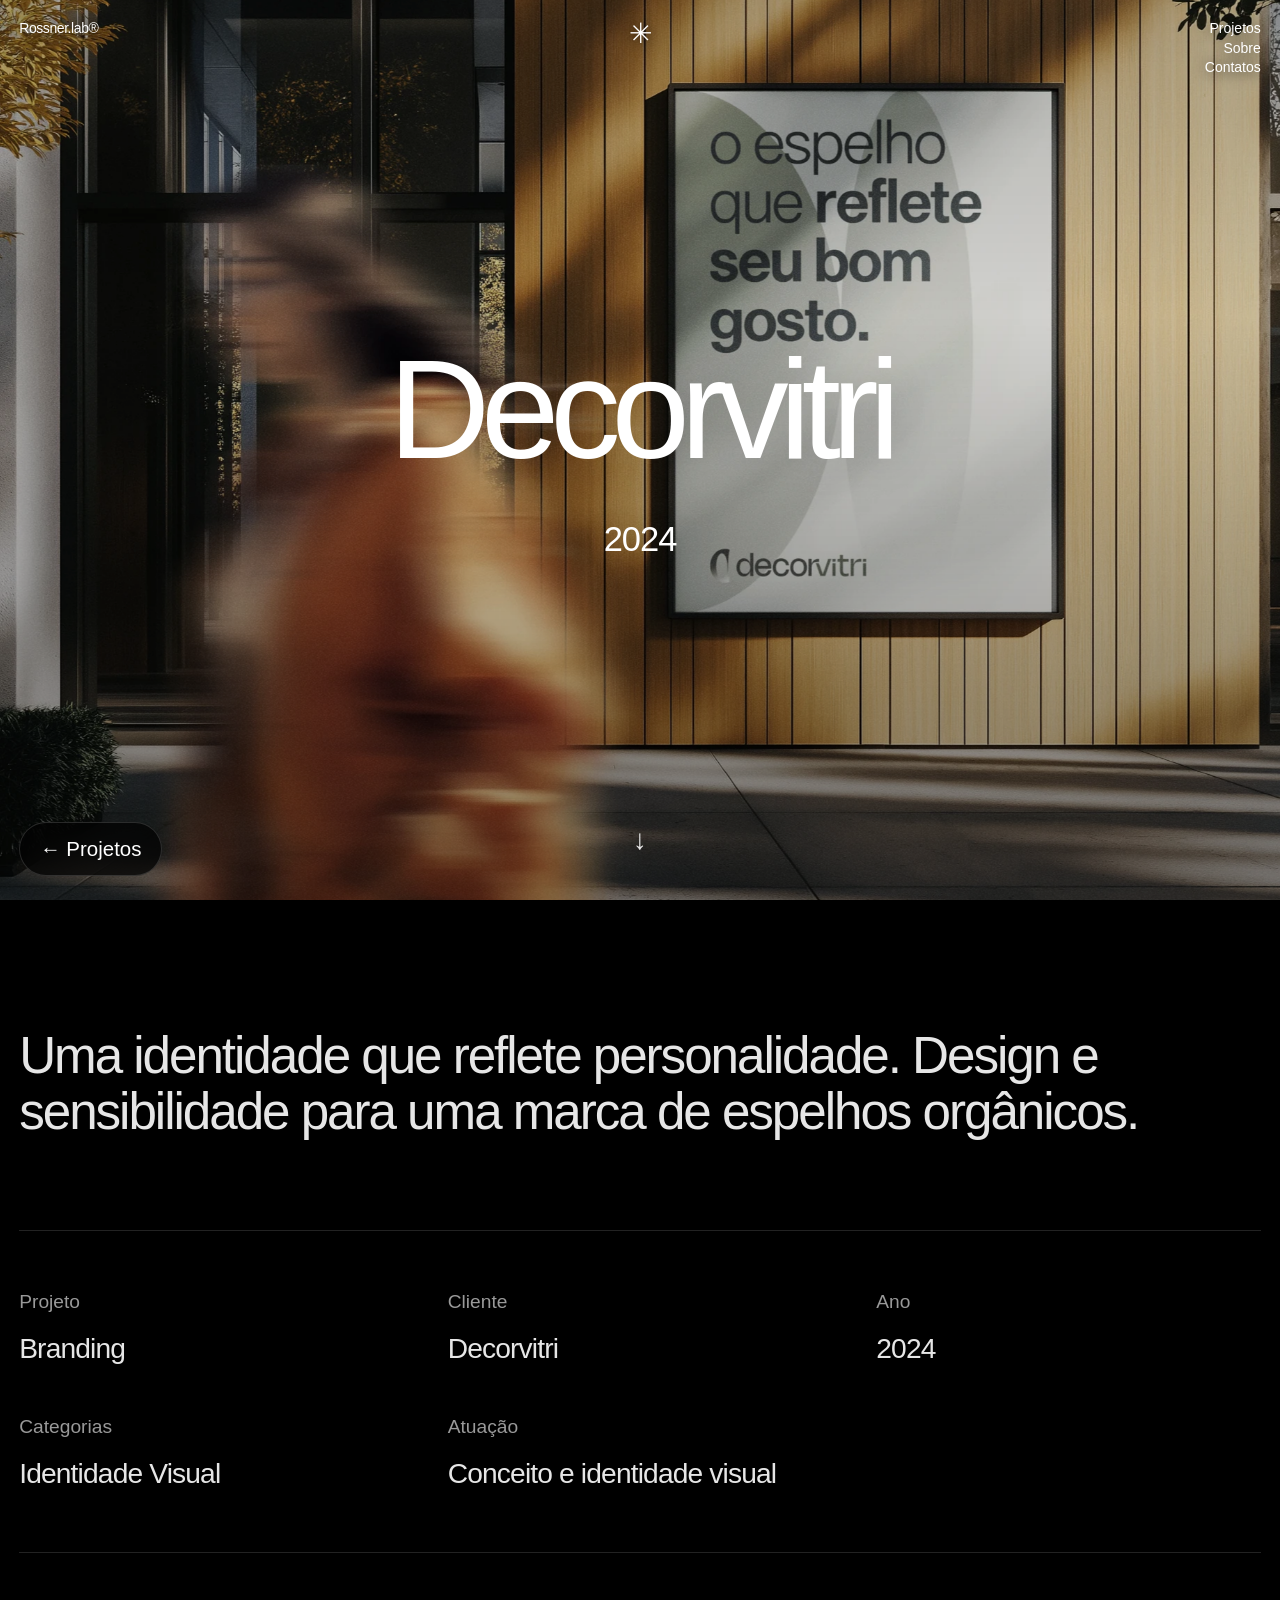
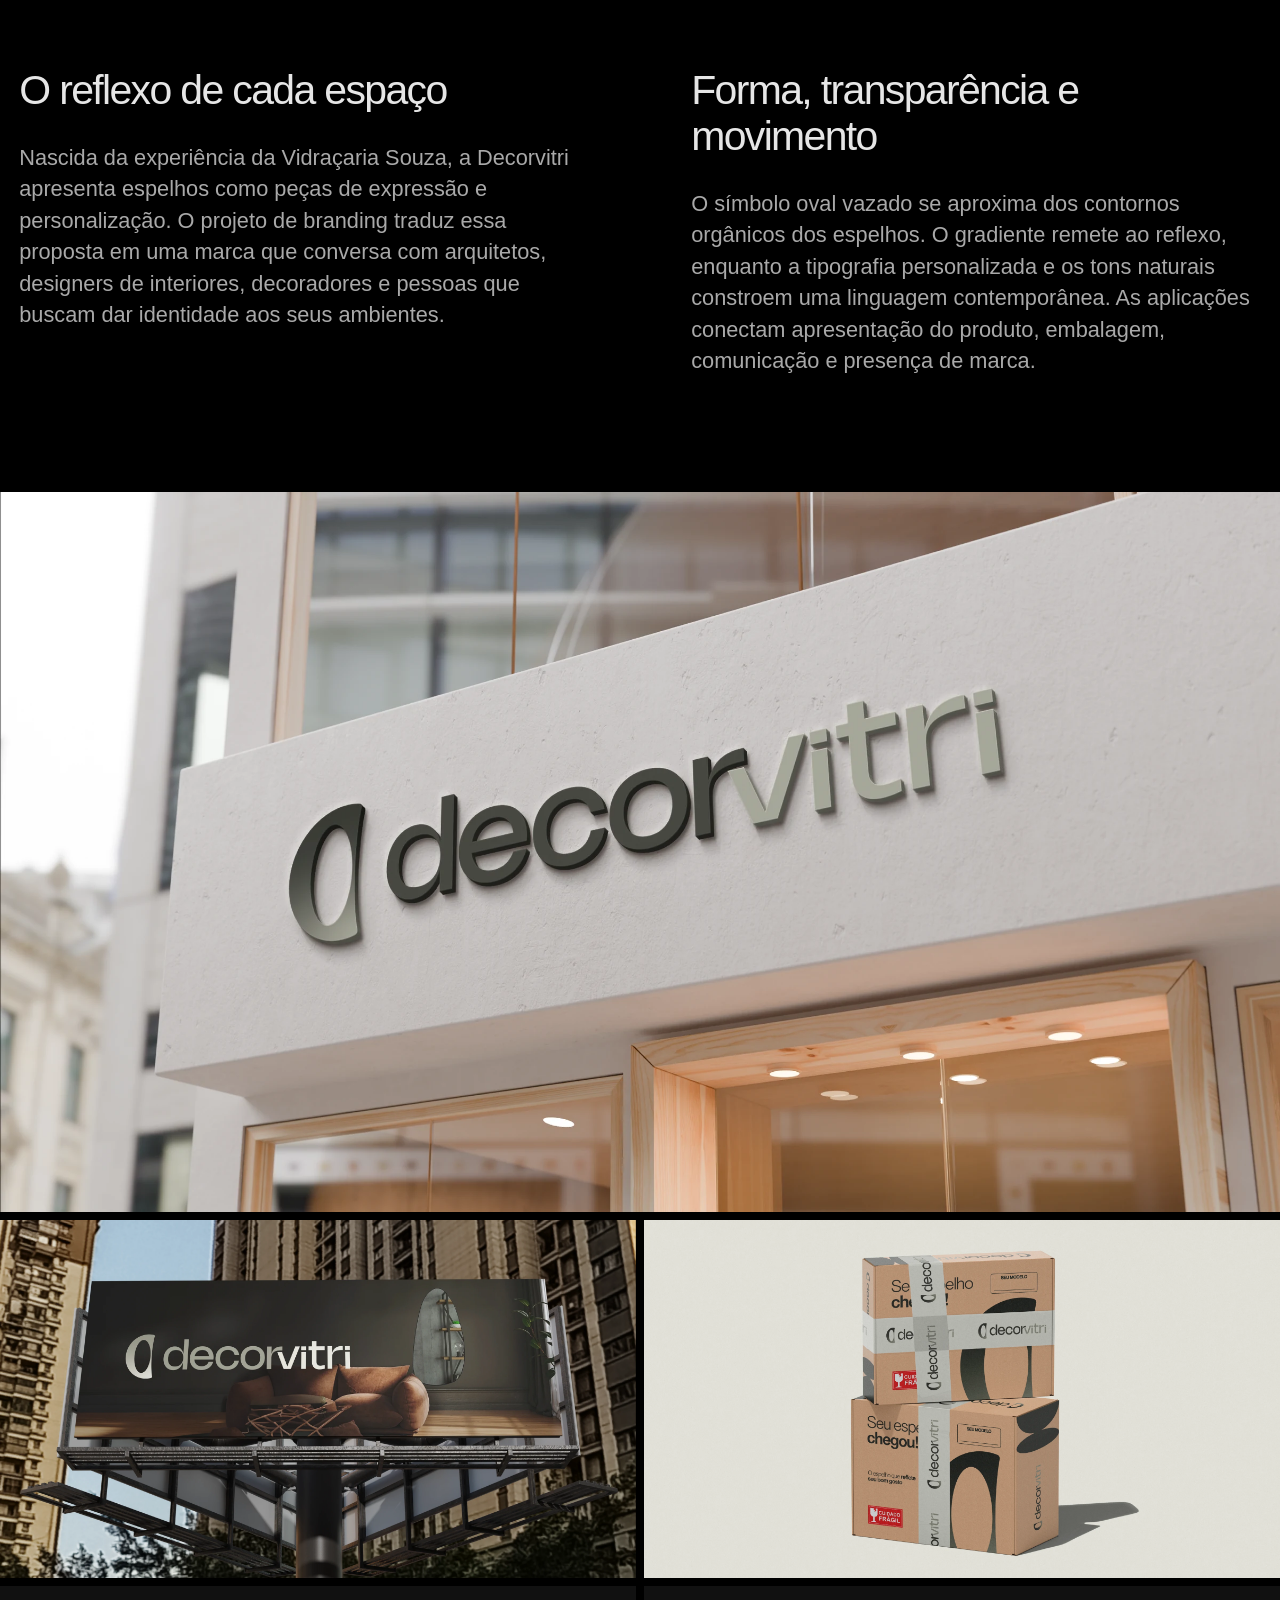
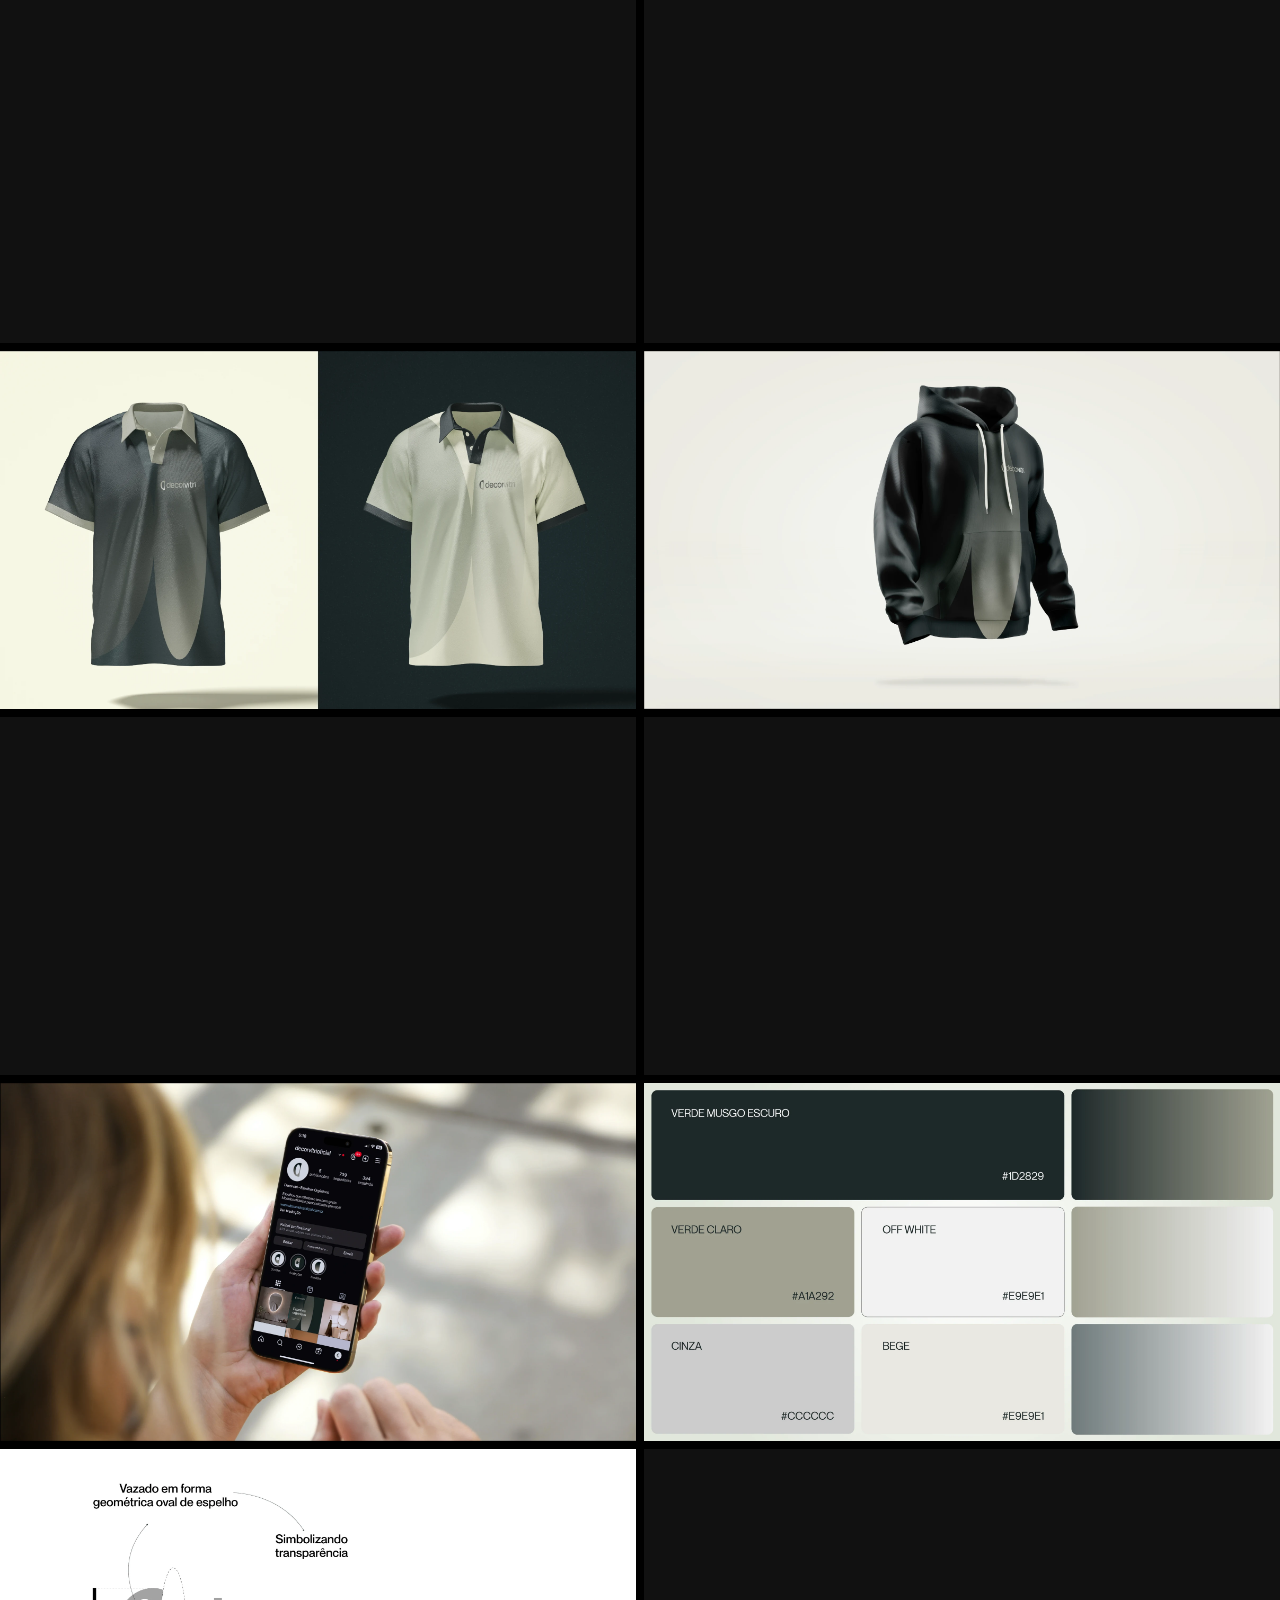
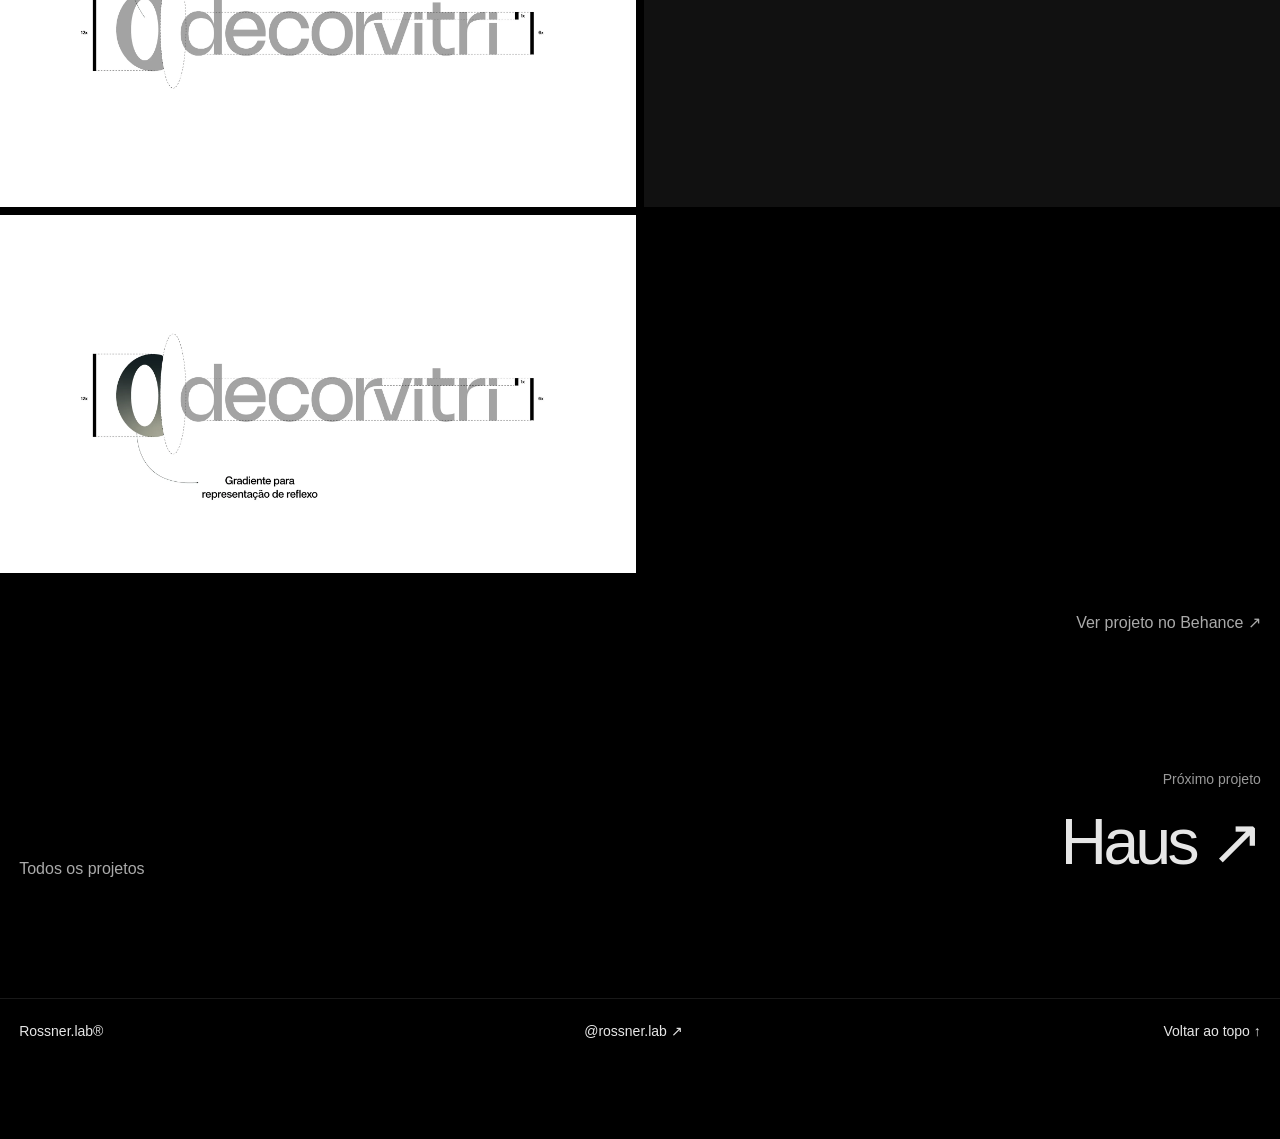
<file: projetos/decorvitri.html>
<!doctype html><html lang="pt-BR"><head><meta charset="utf-8"><meta name="viewport" content="width=device-width,initial-scale=1"><meta name="color-scheme" content="dark"><title>Decorvitri — Rossner.lab®</title><meta name="description" content="Uma identidade que reflete personalidade. Design e sensibilidade para uma marca de espelhos orgânicos."><link rel="icon" type="image/svg+xml" href="data:image/svg+xml,%3Csvg xmlns='http://www.w3.org/2000/svg' viewBox='0 0 32 32'%3E%3Crect width='32' height='32'/%3E%3Ctext x='5' y='25' font-family='Arial' font-size='26' fill='%23e6e6e6'%3ER%3C/text%3E%3C/svg%3E"><link rel="stylesheet" href="../styles.css"><link rel="stylesheet" href="../portfolio.css"><link rel="stylesheet" href="../motion.css"><script src="../app.js" defer></script><script src="../motion.js" defer></script></head><body class="case-page"><a class="skip-link" href="#conteudo">Pular para o conteúdo</a><header class="header header-overlay" id="inicio"><a class="brand" href="../index.html" aria-label="Rossner.lab — início">Rossner.lab®</a><span class="asterisk" aria-hidden="true">✳</span><nav aria-label="Navegação principal"><a href="../projetos.html" >Projetos</a><a href="../index.html#sobre">Sobre</a><a href="#contact-dialog" data-contact>Contatos</a></nav></header><main id="conteudo"><section class="case-hero" aria-labelledby="case-title"><img class="case-cover" src="../media/decorvitri/prancha-18.webp" width="2400" height="1351" alt="Decorvitri — Branding" fetchpriority="high" style="object-position:65% 50%"><div class="case-hero-title"><h1 id="case-title">Decorvitri</h1><p>2024</p></div><a class="case-scroll" href="#projeto" aria-label="Ler sobre o projeto">↓</a></section><a class="projects-back" href="../projetos.html" data-back-projects>← Projetos</a><section class="case-info" id="projeto"><h2 class="case-statement">Uma identidade que reflete personalidade. Design e sensibilidade para uma marca de espelhos orgânicos.</h2><dl class="case-facts"><div><dt>Projeto</dt><dd>Branding</dd></div><div><dt>Cliente</dt><dd>Decorvitri</dd></div><div><dt>Ano</dt><dd>2024</dd></div><div><dt>Categorias</dt><dd>Identidade Visual</dd></div><div><dt>Atuação</dt><dd>Conceito e identidade visual</dd></div></dl></section><section class="case-story" aria-label="Sobre o projeto"><div><h2>O reflexo de cada espaço</h2><p>Nascida da experiência da Vidraçaria Souza, a Decorvitri apresenta espelhos como peças de expressão e personalização. O projeto de branding traduz essa proposta em uma marca que conversa com arquitetos, designers de interiores, decoradores e pessoas que buscam dar identidade aos seus ambientes.</p></div><div><h2>Forma, transparência e movimento</h2><p>O símbolo oval vazado se aproxima dos contornos orgânicos dos espelhos. O gradiente remete ao reflexo, enquanto a tipografia personalizada e os tons naturais constroem uma linguagem contemporânea. As aplicações conectam apresentação do produto, embalagem, comunicação e presença de marca.</p></div></section><section class="case-gallery " aria-label="Galeria de Decorvitri"><figure class="gallery-item gallery-wide"><button class="gallery-image" type="button" data-lightbox aria-label="Ampliar: Logotipo Decorvitri aplicado em fachada"><img src="../media/decorvitri/prancha-05.webp" width="2400" height="1350" alt="Logotipo Decorvitri aplicado em fachada" loading="lazy" decoding="async"><span class="enlarge-icon" aria-hidden="true">↗</span></button></figure><figure class="gallery-item "><button class="gallery-image" type="button" data-lightbox aria-label="Ampliar: Outdoor da Decorvitri com espelho orgânico"><img src="../media/decorvitri/prancha-06.webp" width="2400" height="1350" alt="Outdoor da Decorvitri com espelho orgânico" loading="lazy" decoding="async"><span class="enlarge-icon" aria-hidden="true">↗</span></button></figure><figure class="gallery-item "><button class="gallery-image" type="button" data-lightbox aria-label="Ampliar: Sistema de embalagens Decorvitri"><img src="../media/decorvitri/prancha-11.webp" width="2400" height="1350" alt="Sistema de embalagens Decorvitri" loading="lazy" decoding="async"><span class="enlarge-icon" aria-hidden="true">↗</span></button></figure><figure class="gallery-item "><button class="gallery-image" type="button" data-lightbox aria-label="Ampliar: Catálogo de espelhos e aplicações da marca"><img src="../media/decorvitri/prancha-15.webp" width="2400" height="1350" alt="Catálogo de espelhos e aplicações da marca" loading="lazy" decoding="async"><span class="enlarge-icon" aria-hidden="true">↗</span></button></figure><figure class="gallery-item "><button class="gallery-image" type="button" data-lightbox aria-label="Ampliar: Apresentação digital da Decorvitri"><img src="../media/decorvitri/prancha-14.webp" width="2400" height="1350" alt="Apresentação digital da Decorvitri" loading="lazy" decoding="async"><span class="enlarge-icon" aria-hidden="true">↗</span></button></figure><figure class="gallery-item "><button class="gallery-image" type="button" data-lightbox aria-label="Ampliar: Aplicações da identidade em camisas"><img src="../media/decorvitri/prancha-07.webp" width="2400" height="1351" alt="Aplicações da identidade em camisas" loading="lazy" decoding="async"><span class="enlarge-icon" aria-hidden="true">↗</span></button></figure><figure class="gallery-item "><button class="gallery-image" type="button" data-lightbox aria-label="Ampliar: Aplicação da identidade em moletom"><img src="../media/decorvitri/prancha-16.webp" width="2400" height="1351" alt="Aplicação da identidade em moletom" loading="lazy" decoding="async"><span class="enlarge-icon" aria-hidden="true">↗</span></button></figure><figure class="gallery-item "><button class="gallery-image" type="button" data-lightbox aria-label="Ampliar: Crachá com identidade Decorvitri"><img src="../media/decorvitri/prancha-12.webp" width="2400" height="1350" alt="Crachá com identidade Decorvitri" loading="lazy" decoding="async"><span class="enlarge-icon" aria-hidden="true">↗</span></button></figure><figure class="gallery-item "><button class="gallery-image" type="button" data-lightbox aria-label="Ampliar: Aplicação em veículo da marca"><img src="../media/decorvitri/prancha-13.webp" width="2400" height="1350" alt="Aplicação em veículo da marca" loading="lazy" decoding="async"><span class="enlarge-icon" aria-hidden="true">↗</span></button></figure><figure class="gallery-item "><button class="gallery-image" type="button" data-lightbox aria-label="Ampliar: Presença da Decorvitri nas redes sociais"><img src="../media/decorvitri/prancha-17.webp" width="2400" height="1351" alt="Presença da Decorvitri nas redes sociais" loading="lazy" decoding="async"><span class="enlarge-icon" aria-hidden="true">↗</span></button></figure><figure class="gallery-item "><button class="gallery-image" type="button" data-lightbox aria-label="Ampliar: Paleta cromática da Decorvitri"><img src="../media/decorvitri/prancha-04.webp" width="2400" height="1350" alt="Paleta cromática da Decorvitri" loading="lazy" decoding="async"><span class="enlarge-icon" aria-hidden="true">↗</span></button></figure><figure class="gallery-item "><button class="gallery-image" type="button" data-lightbox aria-label="Ampliar: Desenvolvimento do símbolo oval"><img src="../media/decorvitri/prancha-08.webp" width="2400" height="1351" alt="Desenvolvimento do símbolo oval" loading="lazy" decoding="async"><span class="enlarge-icon" aria-hidden="true">↗</span></button></figure><figure class="gallery-item "><button class="gallery-image" type="button" data-lightbox aria-label="Ampliar: Personalização da tipografia Decorvitri"><img src="../media/decorvitri/prancha-09.webp" width="2400" height="1351" alt="Personalização da tipografia Decorvitri" loading="lazy" decoding="async"><span class="enlarge-icon" aria-hidden="true">↗</span></button></figure><figure class="gallery-item "><button class="gallery-image" type="button" data-lightbox aria-label="Ampliar: Gradiente do logotipo inspirado no reflexo"><img src="../media/decorvitri/prancha-10.webp" width="2400" height="1350" alt="Gradiente do logotipo inspirado no reflexo" loading="lazy" decoding="async"><span class="enlarge-icon" aria-hidden="true">↗</span></button></figure></section><div class="case-source"><a href="https://www.behance.net/gallery/229390811/Decorvitri-Espelhos-Organicos" target="_blank" rel="noopener">Ver projeto no Behance ↗</a></div><nav class="case-next" aria-label="Mais projetos"><a href="../projetos.html" data-back-projects>Todos os projetos</a><a class="next-title" href="haus.html"><span>Próximo projeto</span>Haus ↗</a></nav></main><footer><a href="../index.html">Rossner.lab®</a><a class="footer-instagram" href="https://www.instagram.com/rossner.lab/" target="_blank" rel="noopener noreferrer" aria-label="Instagram @rossner.lab (abre em nova aba)">@rossner.lab ↗</a><a href="#inicio">Voltar ao topo ↑</a></footer><dialog id="contact-dialog" aria-labelledby="contact-title"><button class="close-dialog" type="button" aria-label="Fechar">×</button><p class="dialog-eyebrow">Rossner.lab®</p><h2 id="contact-title">Contatos</h2><div class="contact-links">
      <a href="tel:+5551996176951"><span>Telefone</span>51 99617-6951</a>
      <a href="mailto:rossnerguilherme@gmail.com"><span>E-mail</span>rossnerguilherme@gmail.com</a>
    </div><button class="back-button" type="button">Voltar</button></dialog><dialog class="lightbox" id="image-lightbox" aria-label="Visualização ampliada"><button type="button" class="close-dialog" data-close-lightbox aria-label="Fechar imagem">×</button><button type="button" class="lightbox-prev" aria-label="Imagem anterior">←</button><figure><img id="lightbox-image" alt=""><figcaption id="lightbox-caption"></figcaption></figure><button type="button" class="lightbox-next" aria-label="Próxima imagem">→</button><span class="lightbox-count" aria-live="polite"></span></dialog></body></html>
</file>
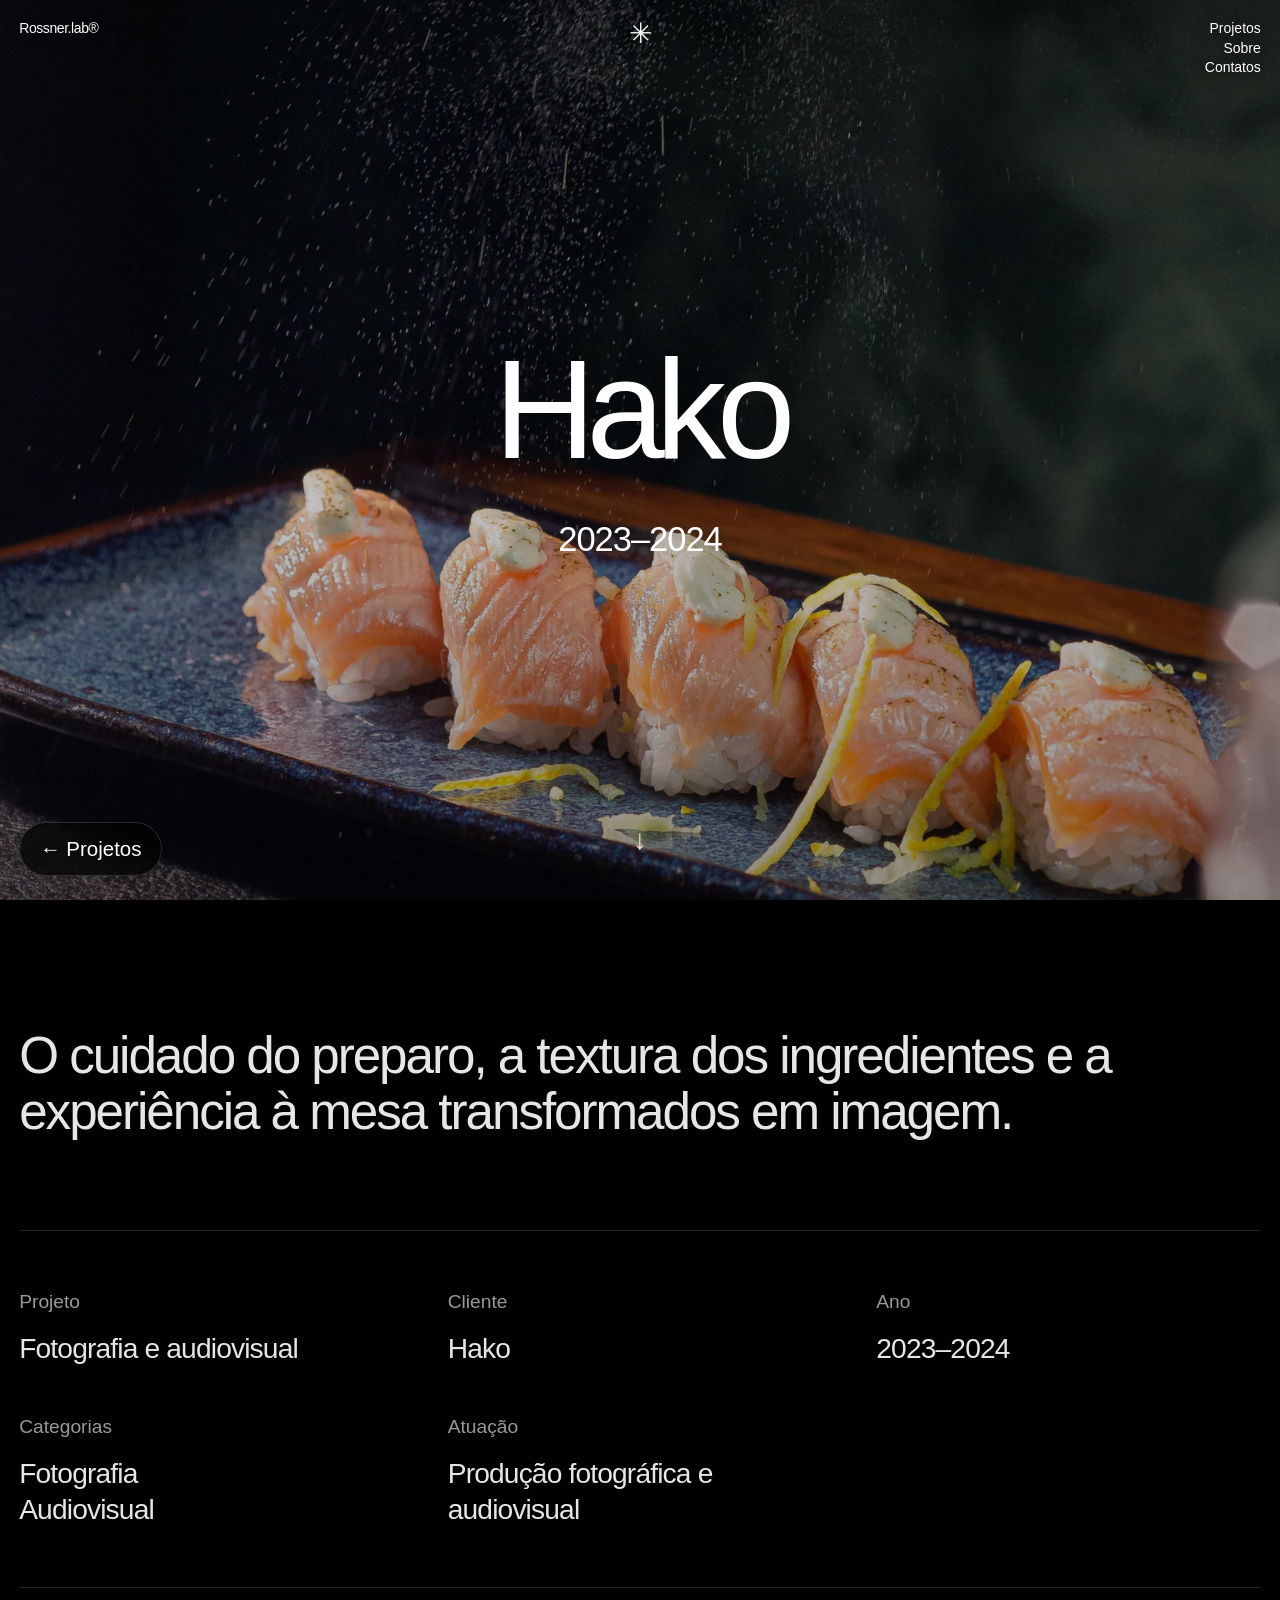
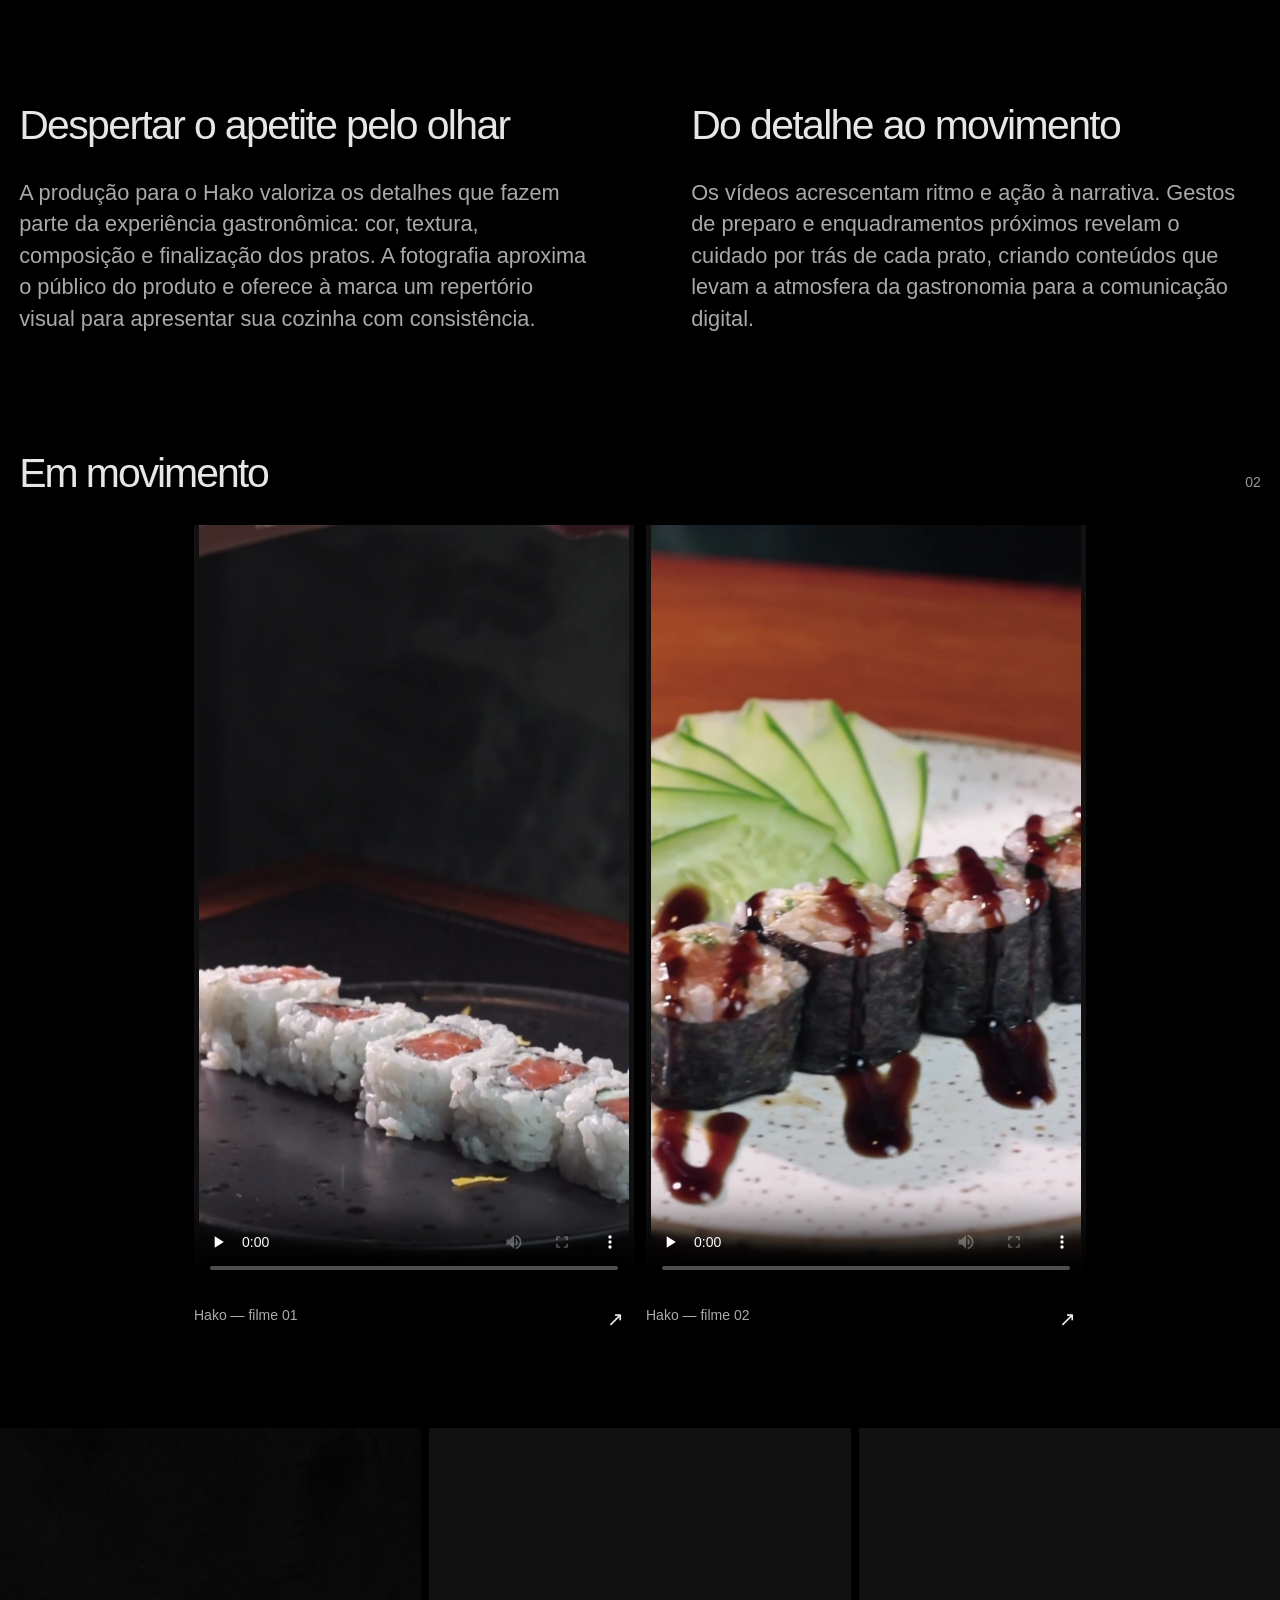
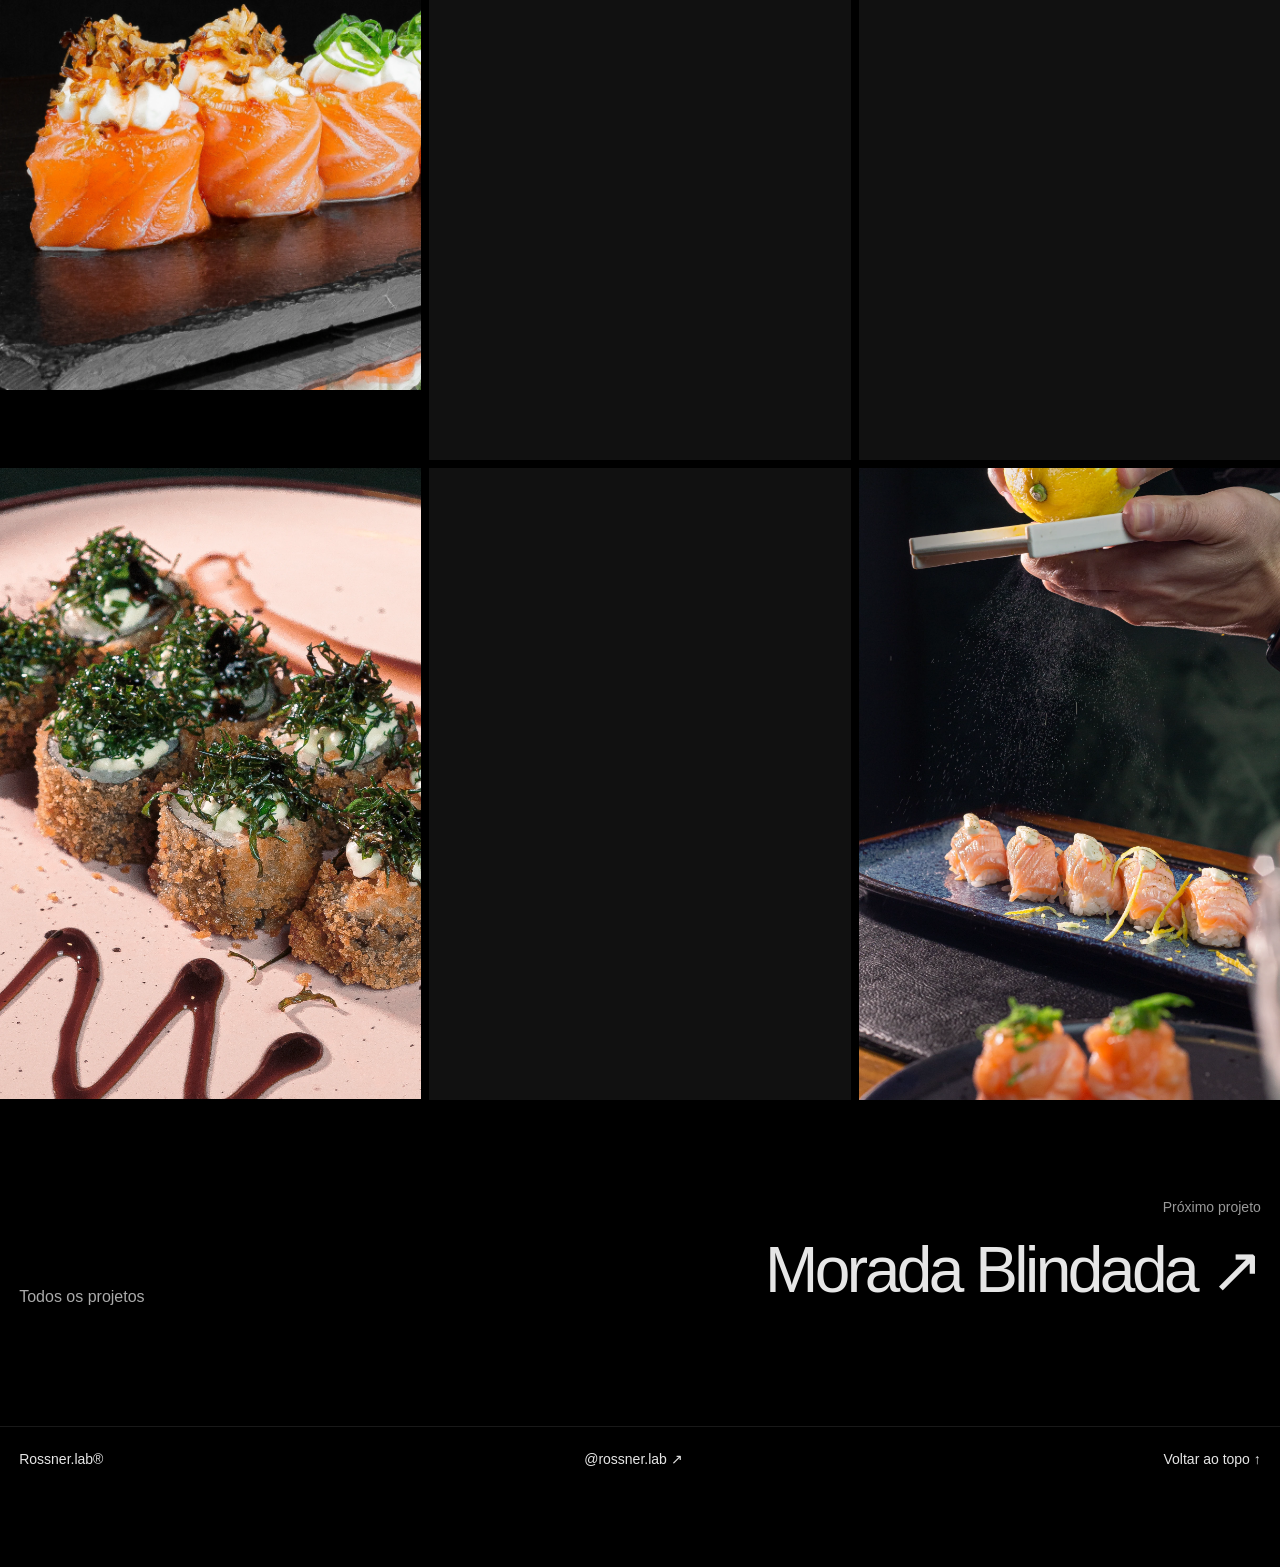
<file: projetos/hako.html>
<!doctype html><html lang="pt-BR"><head><meta charset="utf-8"><meta name="viewport" content="width=device-width,initial-scale=1"><meta name="color-scheme" content="dark"><title>Hako — Rossner.lab®</title><meta name="description" content="O cuidado do preparo, a textura dos ingredientes e a experiência à mesa transformados em imagem."><link rel="icon" type="image/svg+xml" href="data:image/svg+xml,%3Csvg xmlns='http://www.w3.org/2000/svg' viewBox='0 0 32 32'%3E%3Crect width='32' height='32'/%3E%3Ctext x='5' y='25' font-family='Arial' font-size='26' fill='%23e6e6e6'%3ER%3C/text%3E%3C/svg%3E"><link rel="stylesheet" href="../styles.css"><link rel="stylesheet" href="../portfolio.css"><link rel="stylesheet" href="../motion.css"><script src="../app.js" defer></script><script src="../motion.js" defer></script></head><body class="case-page"><a class="skip-link" href="#conteudo">Pular para o conteúdo</a><header class="header header-overlay" id="inicio"><a class="brand" href="../index.html" aria-label="Rossner.lab — início">Rossner.lab®</a><span class="asterisk" aria-hidden="true">✳</span><nav aria-label="Navegação principal"><a href="../projetos.html" >Projetos</a><a href="../index.html#sobre">Sobre</a><a href="#contact-dialog" data-contact>Contatos</a></nav></header><main id="conteudo"><section class="case-hero" aria-labelledby="case-title"><img class="case-cover" src="../media/hako/img-9908-2.webp" width="1600" height="2400" alt="Hako — Fotografia e audiovisual" fetchpriority="high" style="object-position:50% 57%"><div class="case-hero-title"><h1 id="case-title">Hako</h1><p>2023–2024</p></div><a class="case-scroll" href="#projeto" aria-label="Ler sobre o projeto">↓</a></section><a class="projects-back" href="../projetos.html" data-back-projects>← Projetos</a><section class="case-info" id="projeto"><h2 class="case-statement">O cuidado do preparo, a textura dos ingredientes e a experiência à mesa transformados em imagem.</h2><dl class="case-facts"><div><dt>Projeto</dt><dd>Fotografia e audiovisual</dd></div><div><dt>Cliente</dt><dd>Hako</dd></div><div><dt>Ano</dt><dd>2023–2024</dd></div><div><dt>Categorias</dt><dd>Fotografia<br>Audiovisual</dd></div><div><dt>Atuação</dt><dd>Produção fotográfica e audiovisual</dd></div></dl></section><section class="case-story" aria-label="Sobre o projeto"><div><h2>Despertar o apetite pelo olhar</h2><p>A produção para o Hako valoriza os detalhes que fazem parte da experiência gastronômica: cor, textura, composição e finalização dos pratos. A fotografia aproxima o público do produto e oferece à marca um repertório visual para apresentar sua cozinha com consistência.</p></div><div><h2>Do detalhe ao movimento</h2><p>Os vídeos acrescentam ritmo e ação à narrativa. Gestos de preparo e enquadramentos próximos revelam o cuidado por trás de cada prato, criando conteúdos que levam a atmosfera da gastronomia para a comunicação digital.</p></div></section><section class="case-films" aria-labelledby="films-title"><div class="gallery-heading"><h2 id="films-title">Em movimento</h2><span>02</span></div><div class="film-grid"><figure class="film film-portrait"><video controls playsinline preload="none" poster="../media/hako/filme-01-capa.jpg" width="1080" height="1920" aria-label="Hako — filme 01"><source src="../media/hako/filme-01.mp4" type="video/mp4">Seu navegador não reproduz este vídeo. <a href="../media/hako/filme-01.mp4">Abrir vídeo</a>.</video><figcaption>Hako — filme 01<a href="../media/hako/filme-01.mp4" target="_blank" rel="noopener" aria-label="Abrir Hako — filme 01 em outra aba">↗</a></figcaption></figure><figure class="film film-portrait"><video controls playsinline preload="none" poster="../media/hako/filme-02-capa.jpg" width="1080" height="1920" aria-label="Hako — filme 02"><source src="../media/hako/filme-02.mp4" type="video/mp4">Seu navegador não reproduz este vídeo. <a href="../media/hako/filme-02.mp4">Abrir vídeo</a>.</video><figcaption>Hako — filme 02<a href="../media/hako/filme-02.mp4" target="_blank" rel="noopener" aria-label="Abrir Hako — filme 02 em outra aba">↗</a></figcaption></figure></div></section><section class="case-gallery gallery-photos" aria-label="Galeria de Hako"><figure class="gallery-item "><button class="gallery-image" type="button" data-lightbox aria-label="Ampliar: Sushi de salmão fotografado em detalhe"><img src="../media/hako/hako-10-20240802-074621.webp" width="1800" height="2400" alt="Sushi de salmão fotografado em detalhe" loading="lazy" decoding="async"><span class="enlarge-icon" aria-hidden="true">↗</span></button></figure><figure class="gallery-item "><button class="gallery-image" type="button" data-lightbox aria-label="Ampliar: Sequência de peças de sushi sobre travessa preta"><img src="../media/hako/img-9763.webp" width="1600" height="2400" alt="Sequência de peças de sushi sobre travessa preta" loading="lazy" decoding="async"><span class="enlarge-icon" aria-hidden="true">↗</span></button></figure><figure class="gallery-item "><button class="gallery-image" type="button" data-lightbox aria-label="Ampliar: Prato de sushi sobre louça rosa"><img src="../media/hako/img-9766.webp" width="1600" height="2400" alt="Prato de sushi sobre louça rosa" loading="lazy" decoding="async"><span class="enlarge-icon" aria-hidden="true">↗</span></button></figure><figure class="gallery-item "><button class="gallery-image" type="button" data-lightbox aria-label="Ampliar: Detalhes de textura e finalização do sushi"><img src="../media/hako/img-9767.webp" width="1601" height="2400" alt="Detalhes de textura e finalização do sushi" loading="lazy" decoding="async"><span class="enlarge-icon" aria-hidden="true">↗</span></button></figure><figure class="gallery-item "><button class="gallery-image" type="button" data-lightbox aria-label="Ampliar: Peças de sushi doce fotografadas de perto"><img src="../media/hako/img-9795.webp" width="1600" height="2400" alt="Peças de sushi doce fotografadas de perto" loading="lazy" decoding="async"><span class="enlarge-icon" aria-hidden="true">↗</span></button></figure><figure class="gallery-item "><button class="gallery-image" type="button" data-lightbox aria-label="Ampliar: Finalização de prato com raspas sobre o sushi"><img src="../media/hako/img-9908-2.webp" width="1600" height="2400" alt="Finalização de prato com raspas sobre o sushi" loading="lazy" decoding="async"><span class="enlarge-icon" aria-hidden="true">↗</span></button></figure></section><nav class="case-next" aria-label="Mais projetos"><a href="../projetos.html" data-back-projects>Todos os projetos</a><a class="next-title" href="morada-blindada.html"><span>Próximo projeto</span>Morada Blindada ↗</a></nav></main><footer><a href="../index.html">Rossner.lab®</a><a class="footer-instagram" href="https://www.instagram.com/rossner.lab/" target="_blank" rel="noopener noreferrer" aria-label="Instagram @rossner.lab (abre em nova aba)">@rossner.lab ↗</a><a href="#inicio">Voltar ao topo ↑</a></footer><dialog id="contact-dialog" aria-labelledby="contact-title"><button class="close-dialog" type="button" aria-label="Fechar">×</button><p class="dialog-eyebrow">Rossner.lab®</p><h2 id="contact-title">Contatos</h2><div class="contact-links">
      <a href="tel:+5551996176951"><span>Telefone</span>51 99617-6951</a>
      <a href="mailto:rossnerguilherme@gmail.com"><span>E-mail</span>rossnerguilherme@gmail.com</a>
    </div><button class="back-button" type="button">Voltar</button></dialog><dialog class="lightbox" id="image-lightbox" aria-label="Visualização ampliada"><button type="button" class="close-dialog" data-close-lightbox aria-label="Fechar imagem">×</button><button type="button" class="lightbox-prev" aria-label="Imagem anterior">←</button><figure><img id="lightbox-image" alt=""><figcaption id="lightbox-caption"></figcaption></figure><button type="button" class="lightbox-next" aria-label="Próxima imagem">→</button><span class="lightbox-count" aria-live="polite"></span></dialog></body></html>
</file>
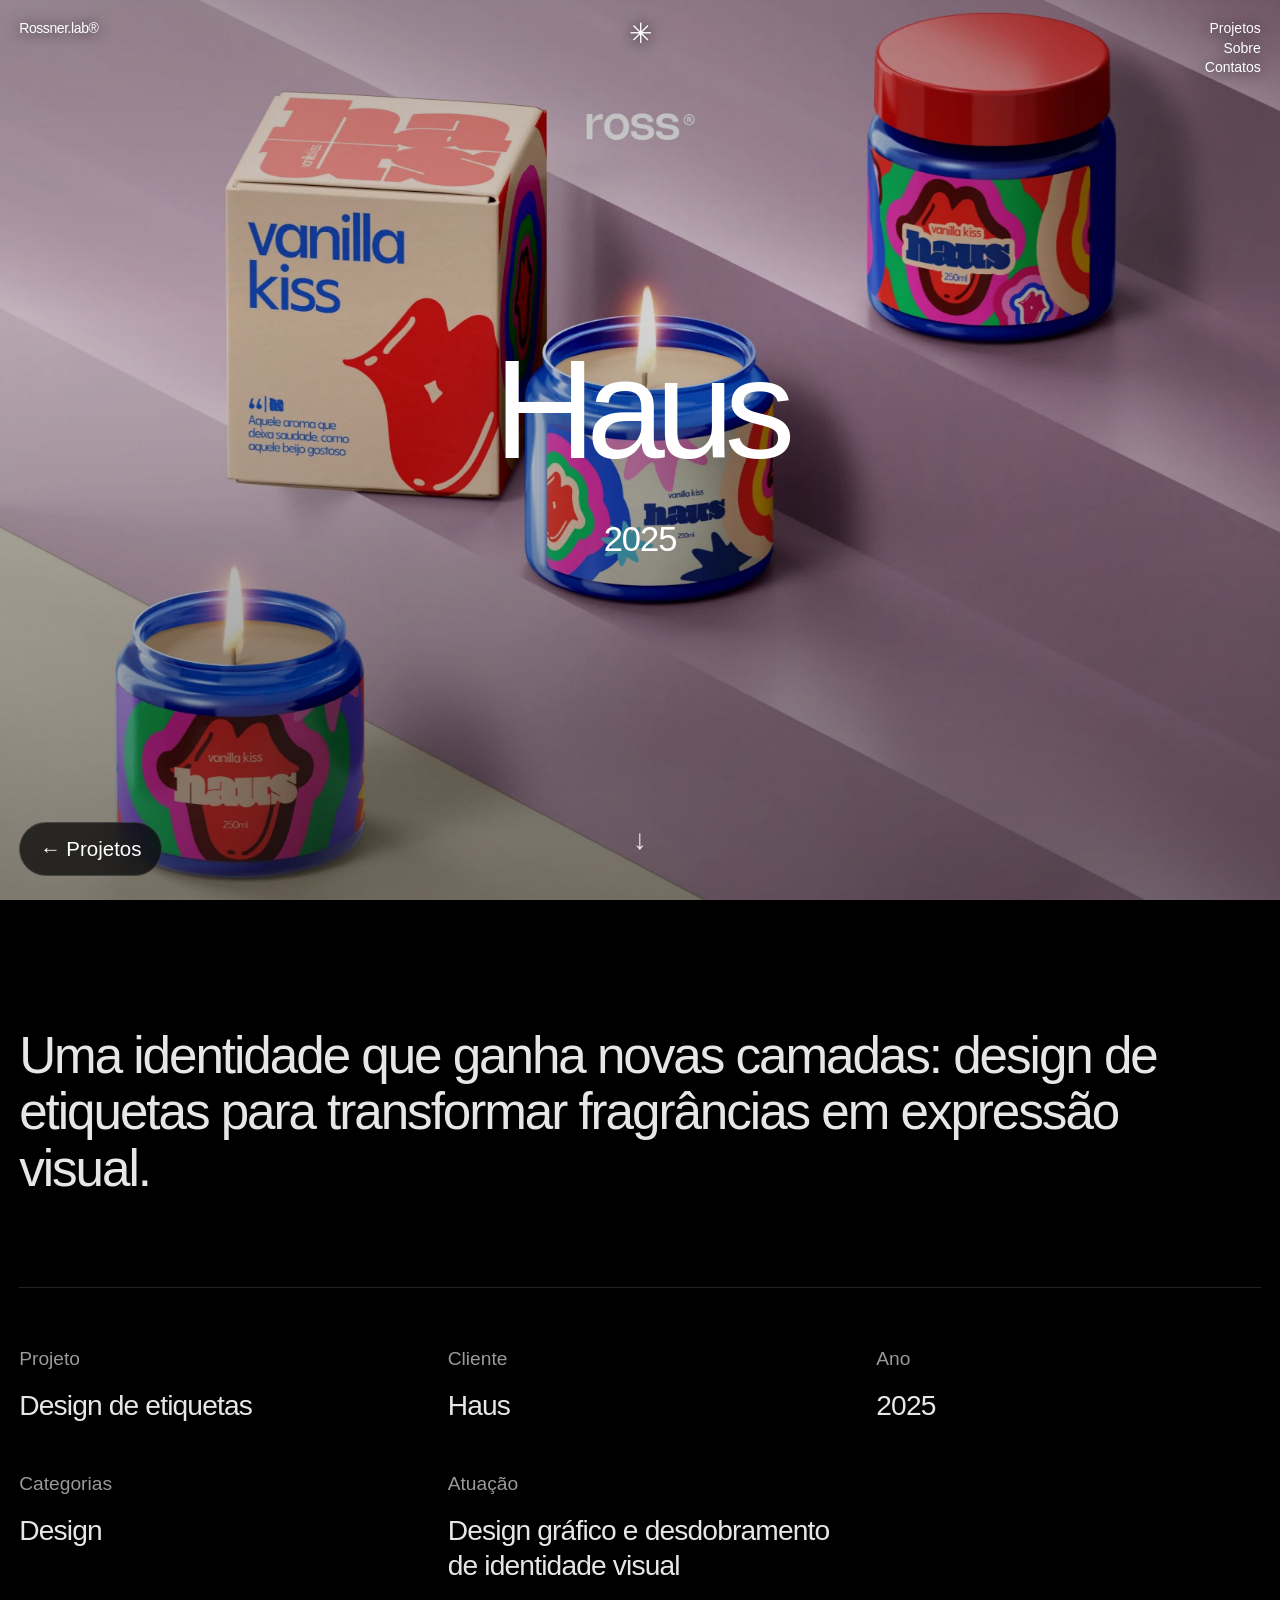
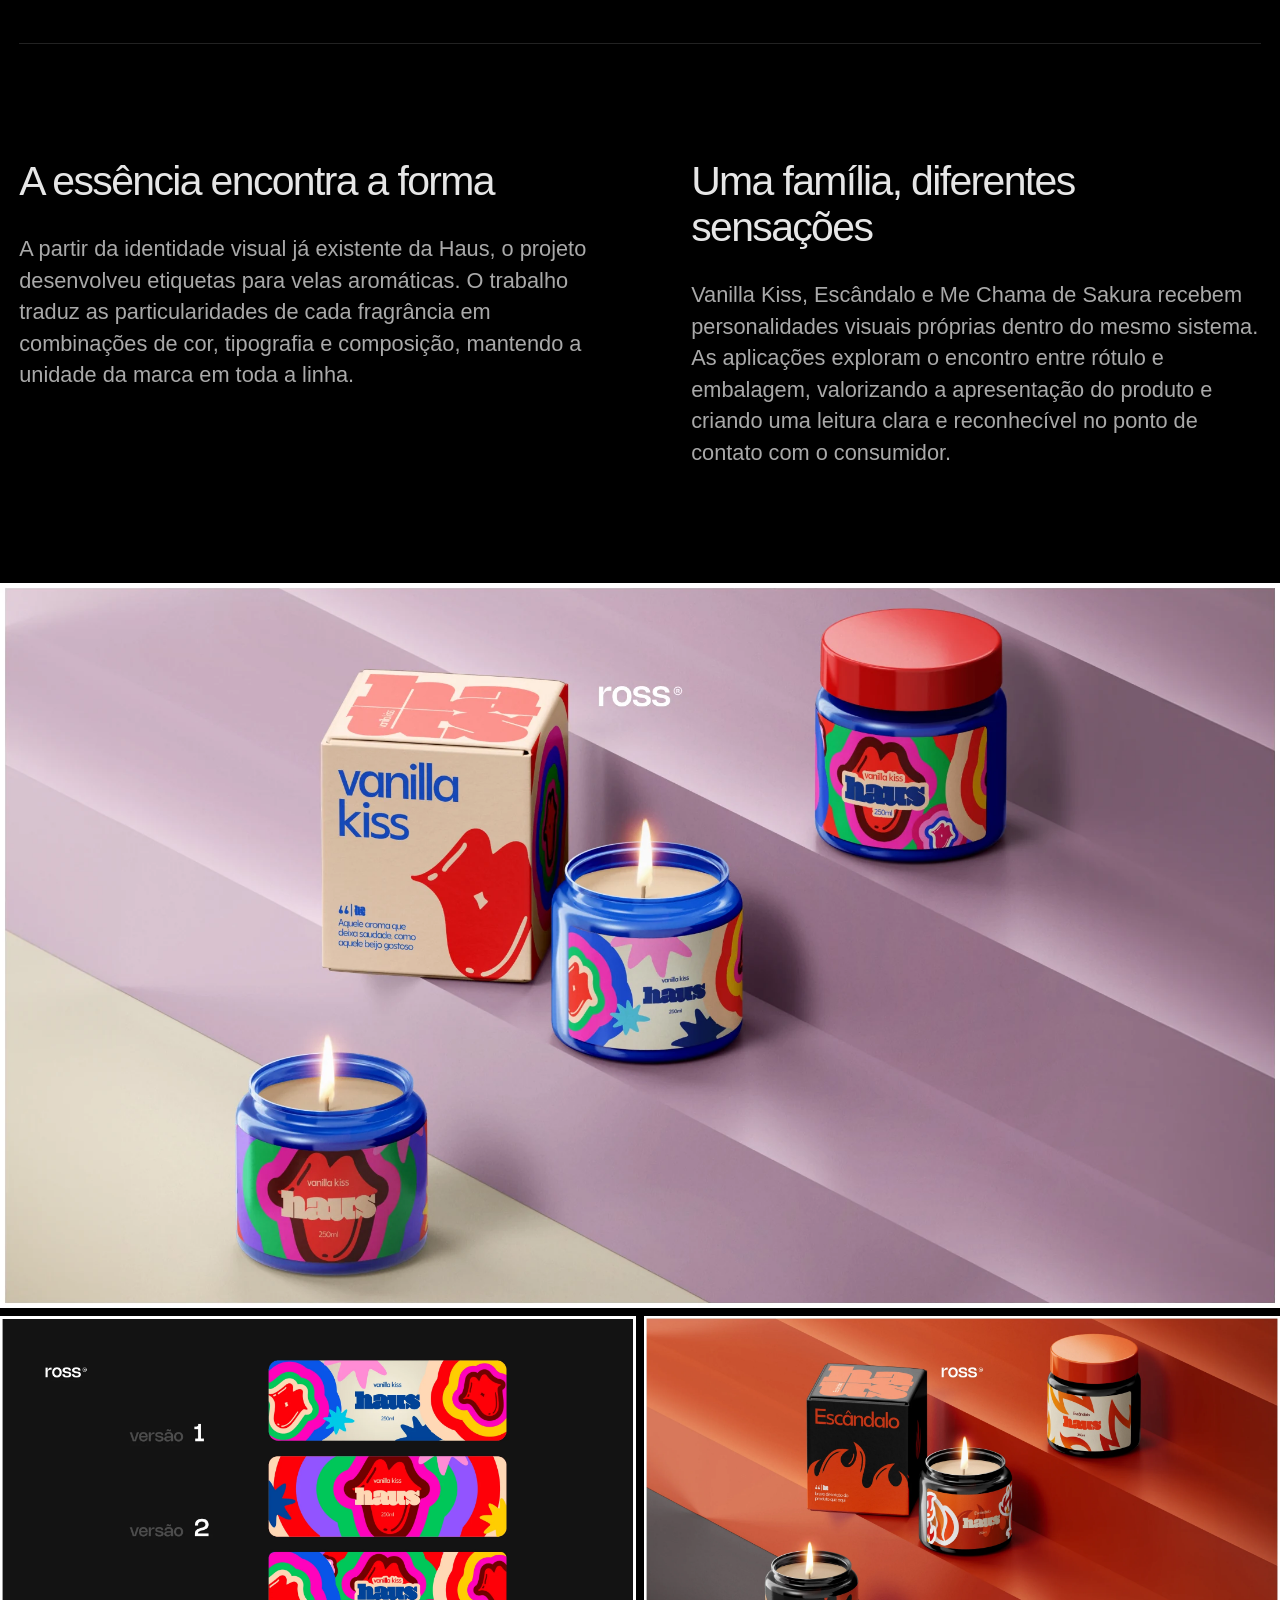
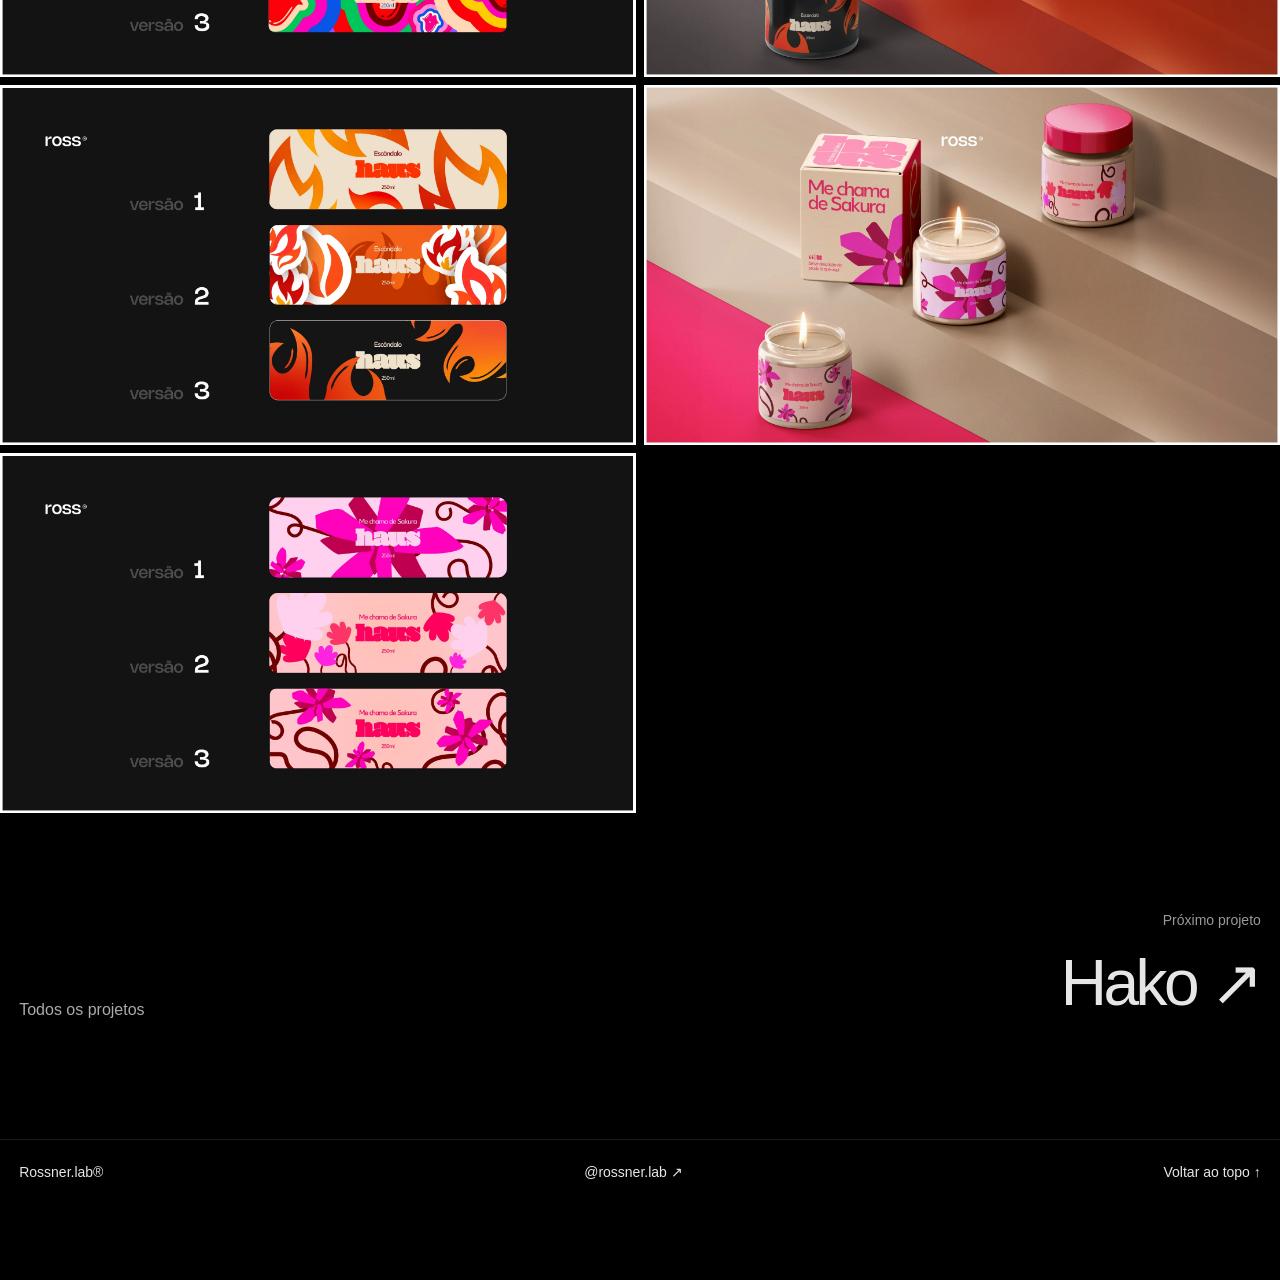
<file: projetos/haus.html>
<!doctype html><html lang="pt-BR"><head><meta charset="utf-8"><meta name="viewport" content="width=device-width,initial-scale=1"><meta name="color-scheme" content="dark"><title>Haus — Rossner.lab®</title><meta name="description" content="Uma identidade que ganha novas camadas: design de etiquetas para transformar fragrâncias em expressão visual."><link rel="icon" type="image/svg+xml" href="data:image/svg+xml,%3Csvg xmlns='http://www.w3.org/2000/svg' viewBox='0 0 32 32'%3E%3Crect width='32' height='32'/%3E%3Ctext x='5' y='25' font-family='Arial' font-size='26' fill='%23e6e6e6'%3ER%3C/text%3E%3C/svg%3E"><link rel="stylesheet" href="../styles.css"><link rel="stylesheet" href="../portfolio.css"><link rel="stylesheet" href="../motion.css"><script src="../app.js" defer></script><script src="../motion.js" defer></script></head><body class="case-page"><a class="skip-link" href="#conteudo">Pular para o conteúdo</a><header class="header header-overlay" id="inicio"><a class="brand" href="../index.html" aria-label="Rossner.lab — início">Rossner.lab®</a><span class="asterisk" aria-hidden="true">✳</span><nav aria-label="Navegação principal"><a href="../projetos.html" >Projetos</a><a href="../index.html#sobre">Sobre</a><a href="#contact-dialog" data-contact>Contatos</a></nav></header><main id="conteudo"><section class="case-hero" aria-labelledby="case-title"><img class="case-cover" src="../media/haus/etiquetas-04.webp" width="2200" height="1246" alt="Haus — Design de etiquetas" fetchpriority="high" style="object-position:50% 50%"><div class="case-hero-title"><h1 id="case-title">Haus</h1><p>2025</p></div><a class="case-scroll" href="#projeto" aria-label="Ler sobre o projeto">↓</a></section><a class="projects-back" href="../projetos.html" data-back-projects>← Projetos</a><section class="case-info" id="projeto"><h2 class="case-statement">Uma identidade que ganha novas camadas: design de etiquetas para transformar fragrâncias em expressão visual.</h2><dl class="case-facts"><div><dt>Projeto</dt><dd>Design de etiquetas</dd></div><div><dt>Cliente</dt><dd>Haus</dd></div><div><dt>Ano</dt><dd>2025</dd></div><div><dt>Categorias</dt><dd>Design</dd></div><div><dt>Atuação</dt><dd>Design gráfico e desdobramento de identidade visual</dd></div></dl></section><section class="case-story" aria-label="Sobre o projeto"><div><h2>A essência encontra a forma</h2><p>A partir da identidade visual já existente da Haus, o projeto desenvolveu etiquetas para velas aromáticas. O trabalho traduz as particularidades de cada fragrância em combinações de cor, tipografia e composição, mantendo a unidade da marca em toda a linha.</p></div><div><h2>Uma família, diferentes sensações</h2><p>Vanilla Kiss, Escândalo e Me Chama de Sakura recebem personalidades visuais próprias dentro do mesmo sistema. As aplicações exploram o encontro entre rótulo e embalagem, valorizando a apresentação do produto e criando uma leitura clara e reconhecível no ponto de contato com o consumidor.</p></div></section><section class="case-gallery " aria-label="Galeria de Haus"><figure class="gallery-item gallery-wide"><button class="gallery-image" type="button" data-lightbox aria-label="Ampliar: Haus — aplicação das etiquetas Vanilla Kiss nas velas"><img src="../media/haus/etiquetas-04.webp" width="2200" height="1246" alt="Haus — aplicação das etiquetas Vanilla Kiss nas velas" loading="lazy" decoding="async"><span class="enlarge-icon" aria-hidden="true">↗</span></button></figure><figure class="gallery-item "><button class="gallery-image" type="button" data-lightbox aria-label="Ampliar: Haus — variações gráficas das etiquetas Vanilla Kiss"><img src="../media/haus/etiquetas-05.webp" width="2200" height="1246" alt="Haus — variações gráficas das etiquetas Vanilla Kiss" loading="lazy" decoding="async"><span class="enlarge-icon" aria-hidden="true">↗</span></button></figure><figure class="gallery-item "><button class="gallery-image" type="button" data-lightbox aria-label="Ampliar: Haus — aplicação das etiquetas Escândalo nas velas"><img src="../media/haus/etiquetas-06.webp" width="2200" height="1246" alt="Haus — aplicação das etiquetas Escândalo nas velas" loading="lazy" decoding="async"><span class="enlarge-icon" aria-hidden="true">↗</span></button></figure><figure class="gallery-item "><button class="gallery-image" type="button" data-lightbox aria-label="Ampliar: Haus — variações gráficas das etiquetas Escândalo"><img src="../media/haus/etiquetas-07.webp" width="2200" height="1246" alt="Haus — variações gráficas das etiquetas Escândalo" loading="lazy" decoding="async"><span class="enlarge-icon" aria-hidden="true">↗</span></button></figure><figure class="gallery-item "><button class="gallery-image" type="button" data-lightbox aria-label="Ampliar: Haus — aplicação das etiquetas Me Chama de Sakura nas velas"><img src="../media/haus/etiquetas-08.webp" width="2200" height="1246" alt="Haus — aplicação das etiquetas Me Chama de Sakura nas velas" loading="lazy" decoding="async"><span class="enlarge-icon" aria-hidden="true">↗</span></button></figure><figure class="gallery-item "><button class="gallery-image" type="button" data-lightbox aria-label="Ampliar: Haus — variações gráficas das etiquetas Me Chama de Sakura"><img src="../media/haus/etiquetas-09.webp" width="2200" height="1246" alt="Haus — variações gráficas das etiquetas Me Chama de Sakura" loading="lazy" decoding="async"><span class="enlarge-icon" aria-hidden="true">↗</span></button></figure></section><nav class="case-next" aria-label="Mais projetos"><a href="../projetos.html" data-back-projects>Todos os projetos</a><a class="next-title" href="hako.html"><span>Próximo projeto</span>Hako ↗</a></nav></main><footer><a href="../index.html">Rossner.lab®</a><a class="footer-instagram" href="https://www.instagram.com/rossner.lab/" target="_blank" rel="noopener noreferrer" aria-label="Instagram @rossner.lab (abre em nova aba)">@rossner.lab ↗</a><a href="#inicio">Voltar ao topo ↑</a></footer><dialog id="contact-dialog" aria-labelledby="contact-title"><button class="close-dialog" type="button" aria-label="Fechar">×</button><p class="dialog-eyebrow">Rossner.lab®</p><h2 id="contact-title">Contatos</h2><div class="contact-links">
      <a href="tel:+5551996176951"><span>Telefone</span>51 99617-6951</a>
      <a href="mailto:rossnerguilherme@gmail.com"><span>E-mail</span>rossnerguilherme@gmail.com</a>
    </div><button class="back-button" type="button">Voltar</button></dialog><dialog class="lightbox" id="image-lightbox" aria-label="Visualização ampliada"><button type="button" class="close-dialog" data-close-lightbox aria-label="Fechar imagem">×</button><button type="button" class="lightbox-prev" aria-label="Imagem anterior">←</button><figure><img id="lightbox-image" alt=""><figcaption id="lightbox-caption"></figcaption></figure><button type="button" class="lightbox-next" aria-label="Próxima imagem">→</button><span class="lightbox-count" aria-live="polite"></span></dialog></body></html>
</file>
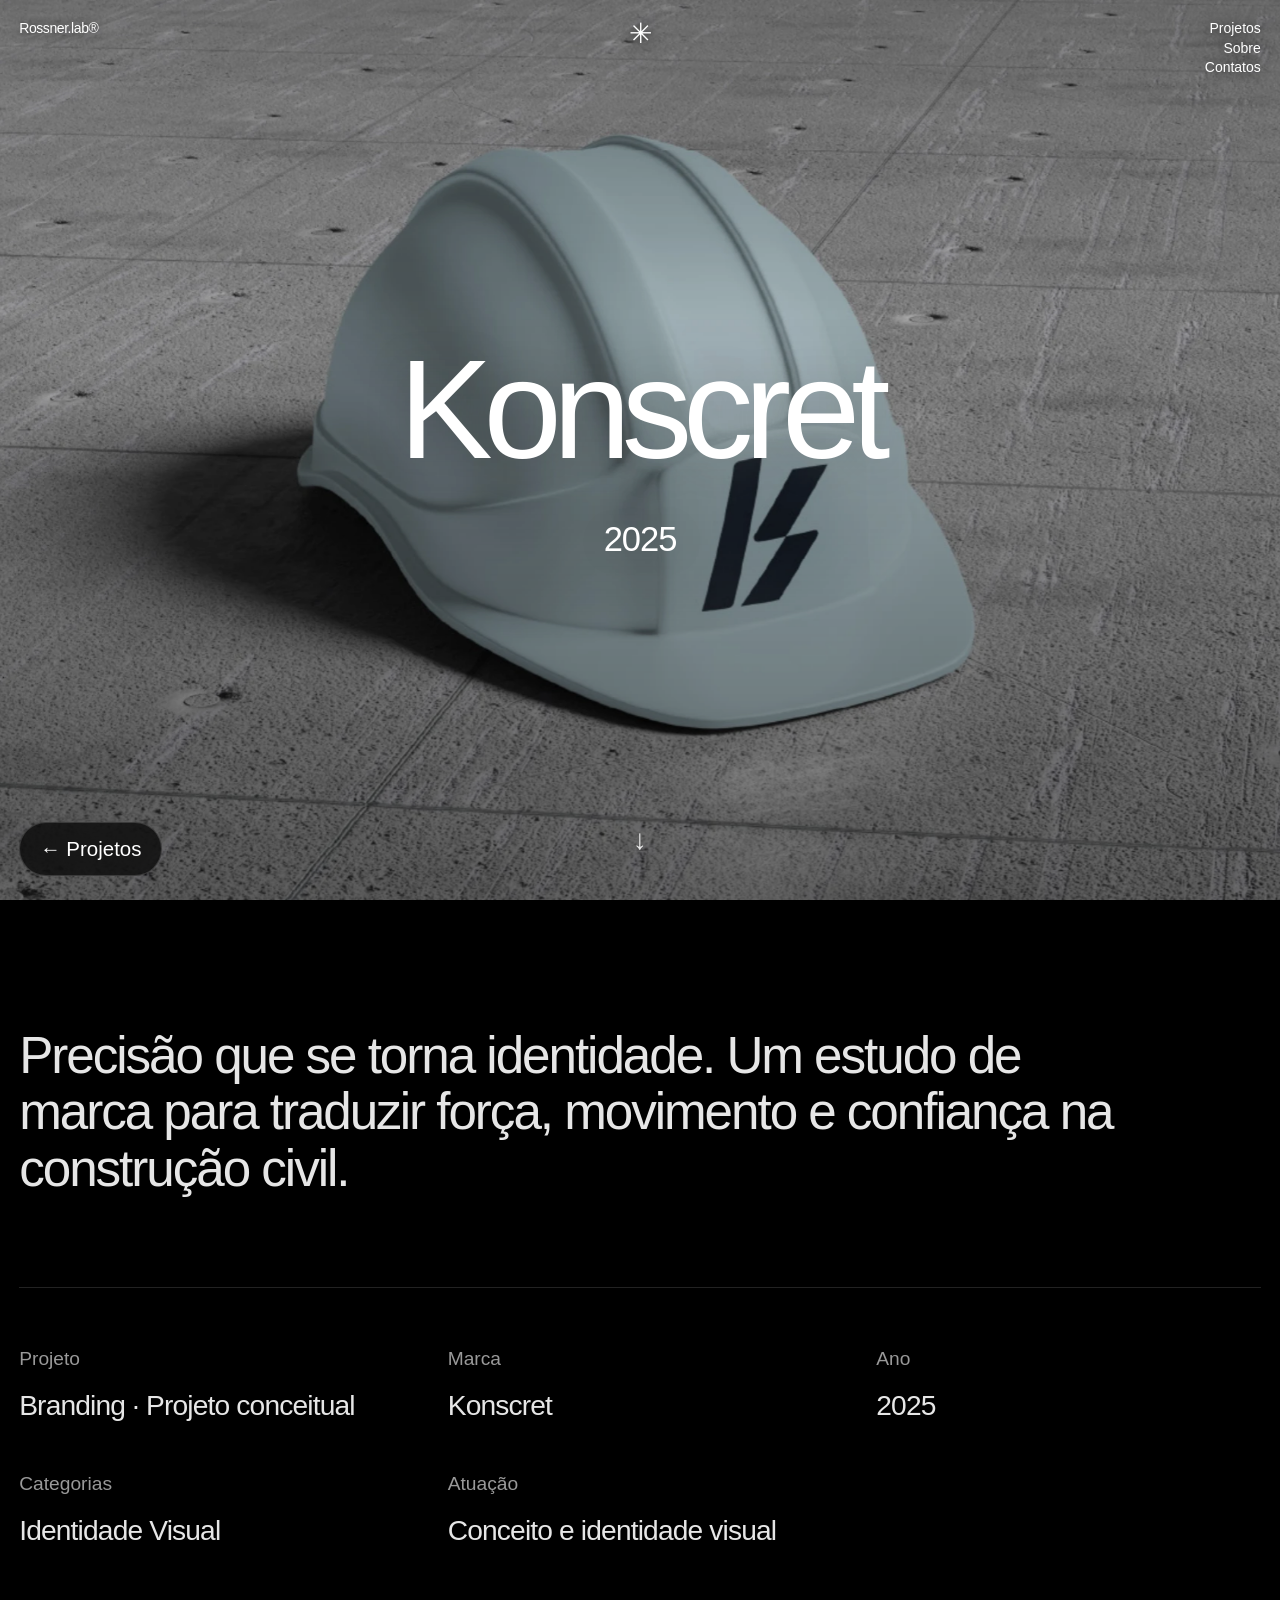
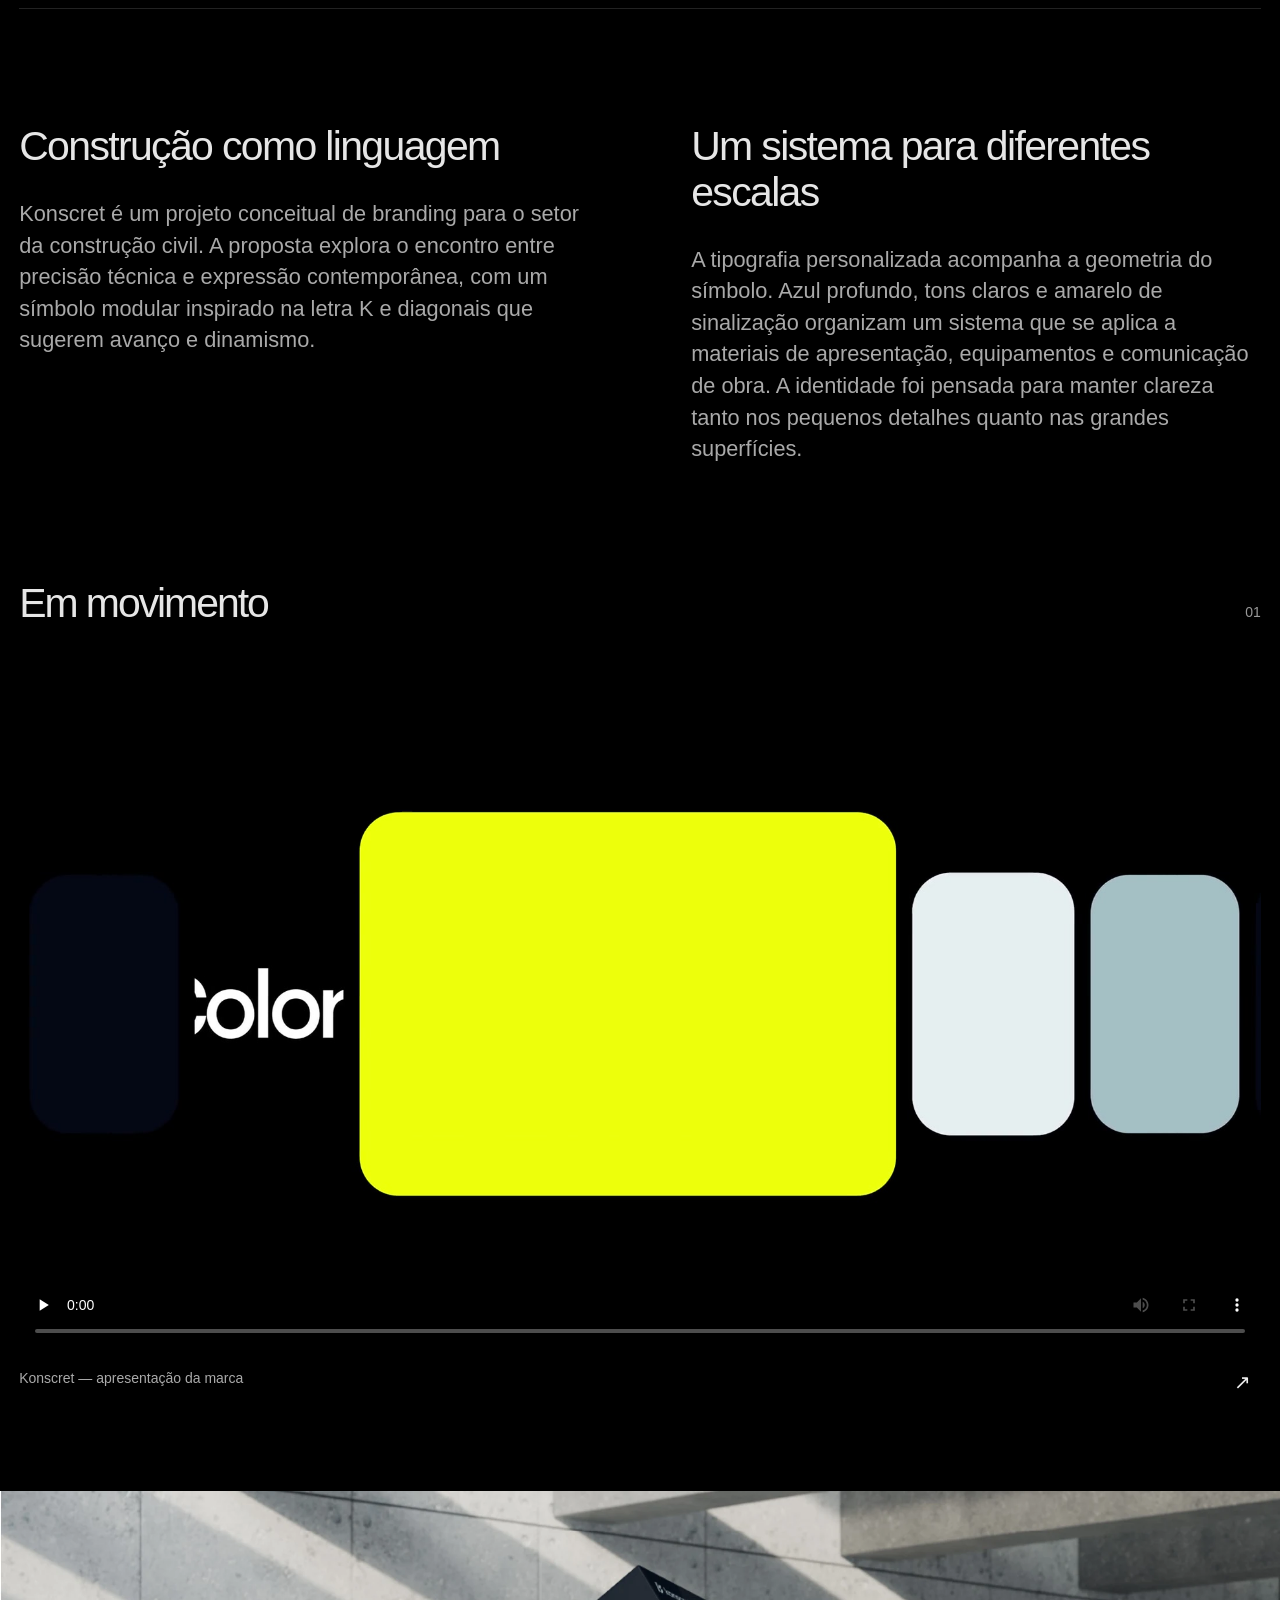
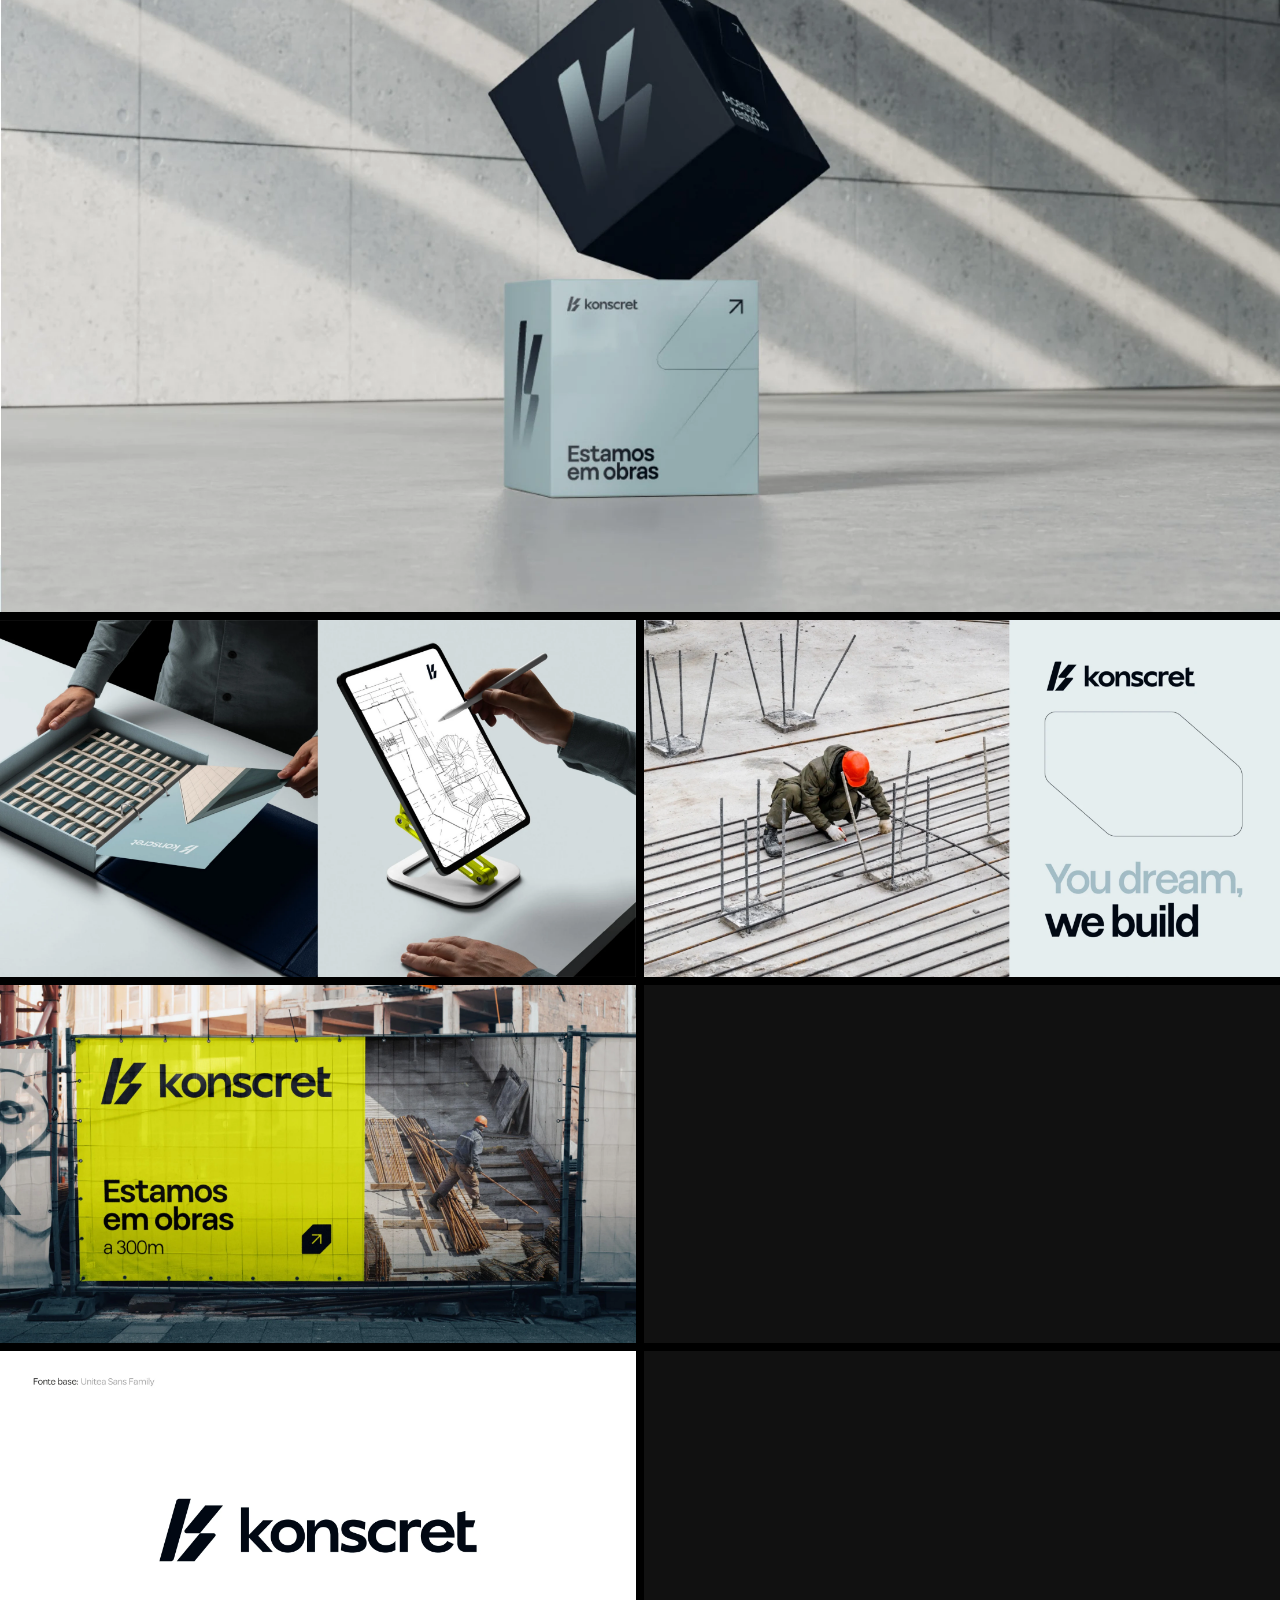
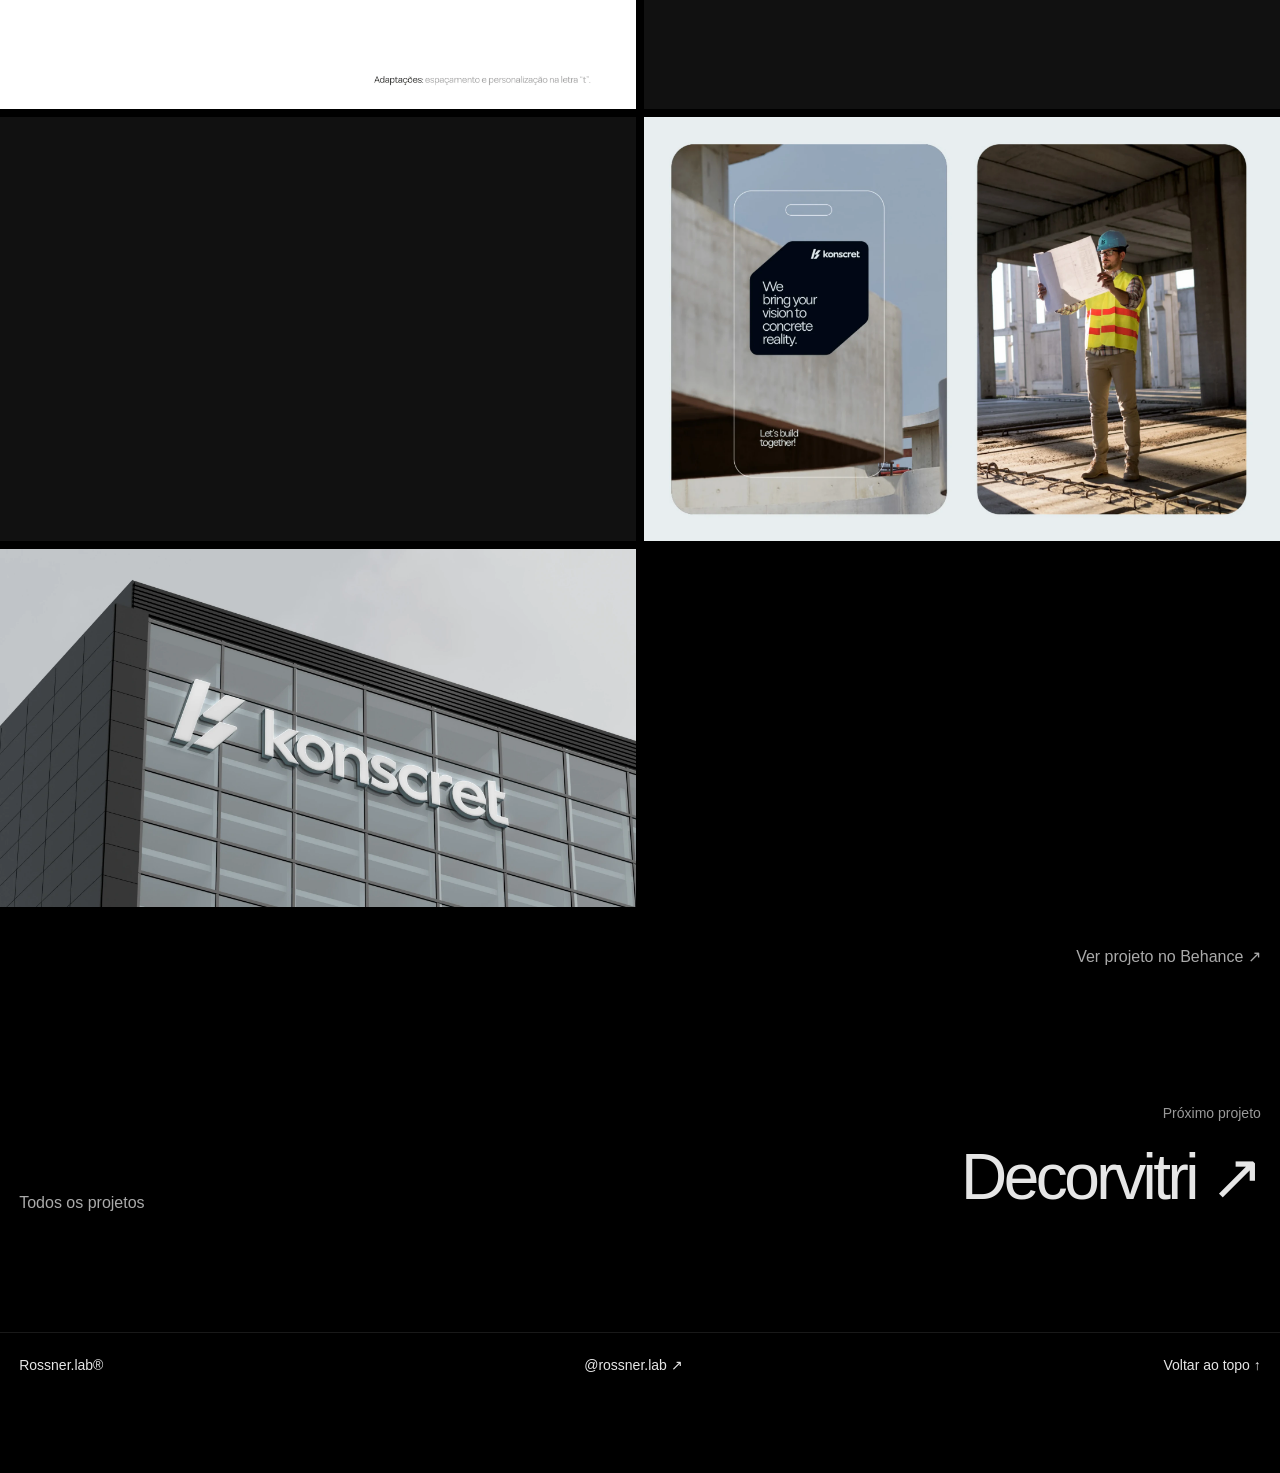
<file: projetos/konscret.html>
<!doctype html><html lang="pt-BR"><head><meta charset="utf-8"><meta name="viewport" content="width=device-width,initial-scale=1"><meta name="color-scheme" content="dark"><title>Konscret — Rossner.lab®</title><meta name="description" content="Precisão que se torna identidade. Um estudo de marca para traduzir força, movimento e confiança na construção civil."><link rel="icon" type="image/svg+xml" href="data:image/svg+xml,%3Csvg xmlns='http://www.w3.org/2000/svg' viewBox='0 0 32 32'%3E%3Crect width='32' height='32'/%3E%3Ctext x='5' y='25' font-family='Arial' font-size='26' fill='%23e6e6e6'%3ER%3C/text%3E%3C/svg%3E"><link rel="stylesheet" href="../styles.css"><link rel="stylesheet" href="../portfolio.css"><link rel="stylesheet" href="../motion.css"><script src="../app.js" defer></script><script src="../motion.js" defer></script></head><body class="case-page"><a class="skip-link" href="#conteudo">Pular para o conteúdo</a><header class="header header-overlay" id="inicio"><a class="brand" href="../index.html" aria-label="Rossner.lab — início">Rossner.lab®</a><span class="asterisk" aria-hidden="true">✳</span><nav aria-label="Navegação principal"><a href="../projetos.html" >Projetos</a><a href="../index.html#sobre">Sobre</a><a href="#contact-dialog" data-contact>Contatos</a></nav></header><main id="conteudo"><section class="case-hero" aria-labelledby="case-title"><img class="case-cover" src="../media/konscret/prancha-06.webp" width="2200" height="1238" alt="Konscret — Branding · Projeto conceitual" fetchpriority="high" style="object-position:50% 48%"><div class="case-hero-title"><h1 id="case-title">Konscret</h1><p>2025</p></div><a class="case-scroll" href="#projeto" aria-label="Ler sobre o projeto">↓</a></section><a class="projects-back" href="../projetos.html" data-back-projects>← Projetos</a><section class="case-info" id="projeto"><h2 class="case-statement">Precisão que se torna identidade. Um estudo de marca para traduzir força, movimento e confiança na construção civil.</h2><dl class="case-facts"><div><dt>Projeto</dt><dd>Branding · Projeto conceitual</dd></div><div><dt>Marca</dt><dd>Konscret</dd></div><div><dt>Ano</dt><dd>2025</dd></div><div><dt>Categorias</dt><dd>Identidade Visual</dd></div><div><dt>Atuação</dt><dd>Conceito e identidade visual</dd></div></dl></section><section class="case-story" aria-label="Sobre o projeto"><div><h2>Construção como linguagem</h2><p>Konscret é um projeto conceitual de branding para o setor da construção civil. A proposta explora o encontro entre precisão técnica e expressão contemporânea, com um símbolo modular inspirado na letra K e diagonais que sugerem avanço e dinamismo.</p></div><div><h2>Um sistema para diferentes escalas</h2><p>A tipografia personalizada acompanha a geometria do símbolo. Azul profundo, tons claros e amarelo de sinalização organizam um sistema que se aplica a materiais de apresentação, equipamentos e comunicação de obra. A identidade foi pensada para manter clareza tanto nos pequenos detalhes quanto nas grandes superfícies.</p></div></section><section class="case-films" aria-labelledby="films-title"><div class="gallery-heading"><h2 id="films-title">Em movimento</h2><span>01</span></div><div class="film-grid"><figure class="film film-landscape"><video controls playsinline preload="none" poster="../media/konscret/filme-01-capa.jpg" width="1920" height="1080" aria-label="Konscret — apresentação da marca"><source src="../media/konscret/filme-01.mp4" type="video/mp4">Seu navegador não reproduz este vídeo. <a href="../media/konscret/filme-01.mp4">Abrir vídeo</a>.</video><figcaption>Konscret — apresentação da marca<a href="../media/konscret/filme-01.mp4" target="_blank" rel="noopener" aria-label="Abrir Konscret — apresentação da marca em outra aba">↗</a></figcaption></figure></div></section><section class="case-gallery " aria-label="Galeria de Konscret"><figure class="gallery-item gallery-wide"><button class="gallery-image" type="button" data-lightbox aria-label="Ampliar: Aplicações da marca Konscret em volumes e sinalização"><img src="../media/konscret/prancha-01.webp" width="2200" height="1238" alt="Aplicações da marca Konscret em volumes e sinalização" loading="lazy" decoding="async"><span class="enlarge-icon" aria-hidden="true">↗</span></button></figure><figure class="gallery-item "><button class="gallery-image" type="button" data-lightbox aria-label="Ampliar: Materiais de apresentação e aplicação digital Konscret"><img src="../media/konscret/prancha-02.webp" width="2200" height="1238" alt="Materiais de apresentação e aplicação digital Konscret" loading="lazy" decoding="async"><span class="enlarge-icon" aria-hidden="true">↗</span></button></figure><figure class="gallery-item "><button class="gallery-image" type="button" data-lightbox aria-label="Ampliar: Linguagem visual Konscret para construção civil"><img src="../media/konscret/prancha-03.webp" width="2200" height="1238" alt="Linguagem visual Konscret para construção civil" loading="lazy" decoding="async"><span class="enlarge-icon" aria-hidden="true">↗</span></button></figure><figure class="gallery-item "><button class="gallery-image" type="button" data-lightbox aria-label="Ampliar: Sinalização de obra em amarelo com logotipo Konscret"><img src="../media/konscret/prancha-07.webp" width="2200" height="1238" alt="Sinalização de obra em amarelo com logotipo Konscret" loading="lazy" decoding="async"><span class="enlarge-icon" aria-hidden="true">↗</span></button></figure><figure class="gallery-item "><button class="gallery-image" type="button" data-lightbox aria-label="Ampliar: Aplicação do símbolo em colete de segurança"><img src="../media/konscret/prancha-08.webp" width="2200" height="1238" alt="Aplicação do símbolo em colete de segurança" loading="lazy" decoding="async"><span class="enlarge-icon" aria-hidden="true">↗</span></button></figure><figure class="gallery-item "><button class="gallery-image" type="button" data-lightbox aria-label="Ampliar: Logotipo e tipografia personalizados Konscret"><img src="../media/konscret/prancha-09.webp" width="2200" height="1238" alt="Logotipo e tipografia personalizados Konscret" loading="lazy" decoding="async"><span class="enlarge-icon" aria-hidden="true">↗</span></button></figure><figure class="gallery-item "><button class="gallery-image" type="button" data-lightbox aria-label="Ampliar: Construção geométrica do símbolo Konscret"><img src="../media/konscret/prancha-10.webp" width="2200" height="1238" alt="Construção geométrica do símbolo Konscret" loading="lazy" decoding="async"><span class="enlarge-icon" aria-hidden="true">↗</span></button></figure><figure class="gallery-item "><button class="gallery-image" type="button" data-lightbox aria-label="Ampliar: Sistema tipográfico da identidade Konscret"><img src="../media/konscret/prancha-05.webp" width="2200" height="1238" alt="Sistema tipográfico da identidade Konscret" loading="lazy" decoding="async"><span class="enlarge-icon" aria-hidden="true">↗</span></button></figure><figure class="gallery-item "><button class="gallery-image" type="button" data-lightbox aria-label="Ampliar: Aplicações de marca em formatos verticais"><img src="../media/konscret/prancha-04.webp" width="2200" height="1467" alt="Aplicações de marca em formatos verticais" loading="lazy" decoding="async"><span class="enlarge-icon" aria-hidden="true">↗</span></button></figure><figure class="gallery-item "><button class="gallery-image" type="button" data-lightbox aria-label="Ampliar: Assinatura Konscret aplicada em fachada"><img src="../media/konscret/prancha-12.webp" width="2200" height="1238" alt="Assinatura Konscret aplicada em fachada" loading="lazy" decoding="async"><span class="enlarge-icon" aria-hidden="true">↗</span></button></figure></section><div class="case-source"><a href="https://www.behance.net/gallery/224180307/Konscret" target="_blank" rel="noopener">Ver projeto no Behance ↗</a></div><nav class="case-next" aria-label="Mais projetos"><a href="../projetos.html" data-back-projects>Todos os projetos</a><a class="next-title" href="decorvitri.html"><span>Próximo projeto</span>Decorvitri ↗</a></nav></main><footer><a href="../index.html">Rossner.lab®</a><a class="footer-instagram" href="https://www.instagram.com/rossner.lab/" target="_blank" rel="noopener noreferrer" aria-label="Instagram @rossner.lab (abre em nova aba)">@rossner.lab ↗</a><a href="#inicio">Voltar ao topo ↑</a></footer><dialog id="contact-dialog" aria-labelledby="contact-title"><button class="close-dialog" type="button" aria-label="Fechar">×</button><p class="dialog-eyebrow">Rossner.lab®</p><h2 id="contact-title">Contatos</h2><div class="contact-links">
      <a href="tel:+5551996176951"><span>Telefone</span>51 99617-6951</a>
      <a href="mailto:rossnerguilherme@gmail.com"><span>E-mail</span>rossnerguilherme@gmail.com</a>
    </div><button class="back-button" type="button">Voltar</button></dialog><dialog class="lightbox" id="image-lightbox" aria-label="Visualização ampliada"><button type="button" class="close-dialog" data-close-lightbox aria-label="Fechar imagem">×</button><button type="button" class="lightbox-prev" aria-label="Imagem anterior">←</button><figure><img id="lightbox-image" alt=""><figcaption id="lightbox-caption"></figcaption></figure><button type="button" class="lightbox-next" aria-label="Próxima imagem">→</button><span class="lightbox-count" aria-live="polite"></span></dialog></body></html>
</file>
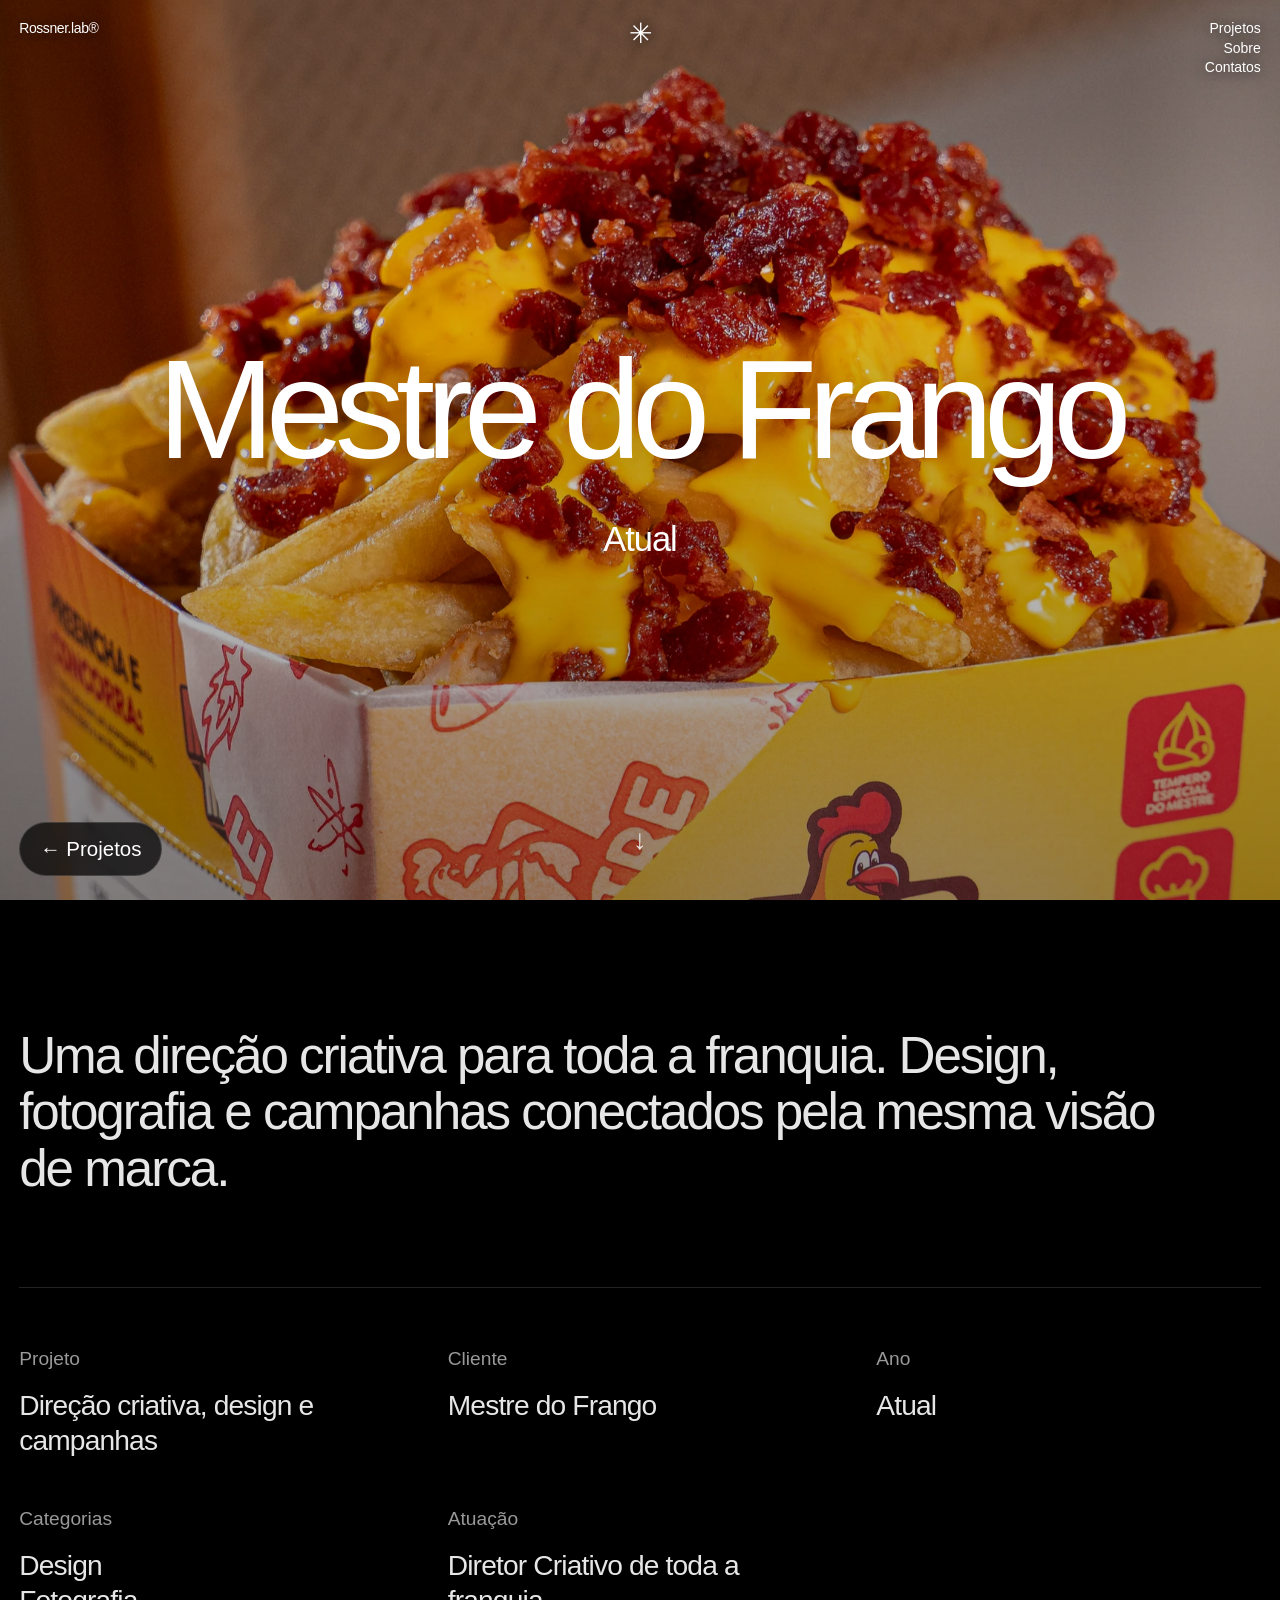
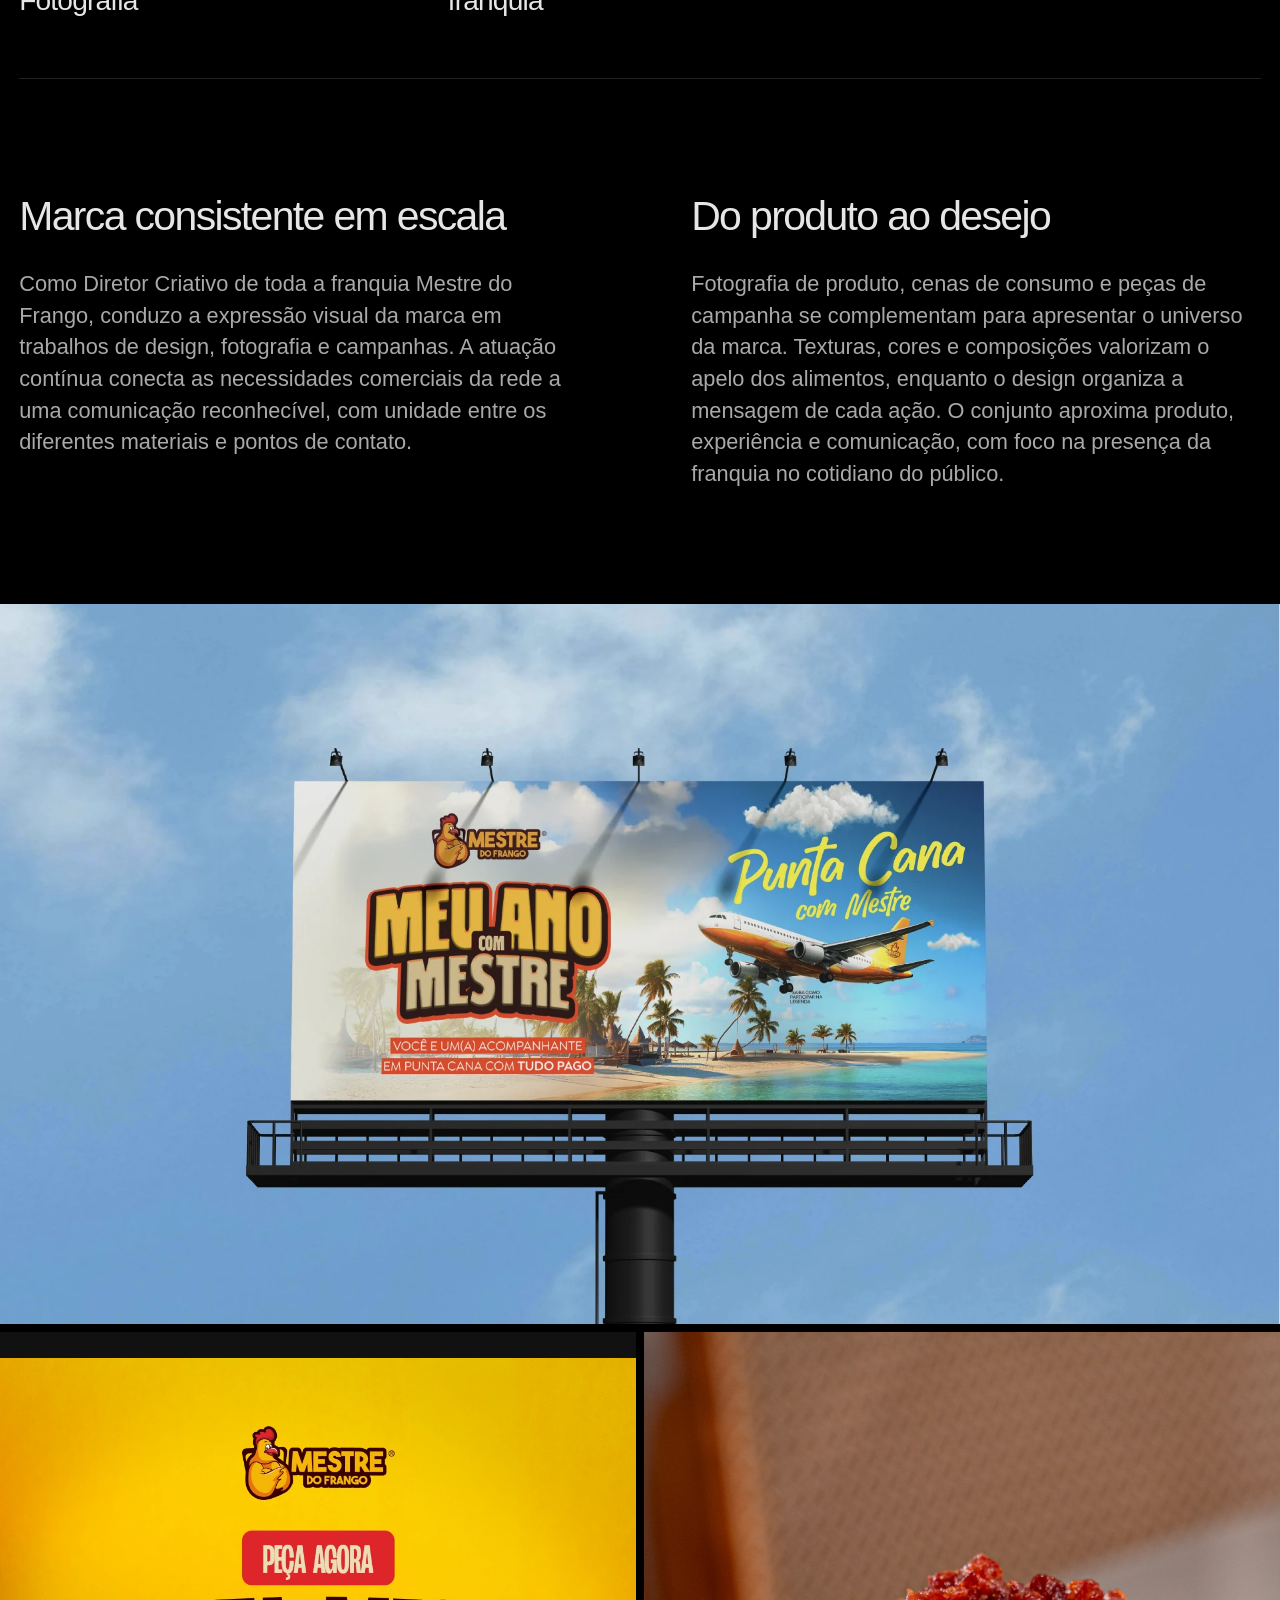
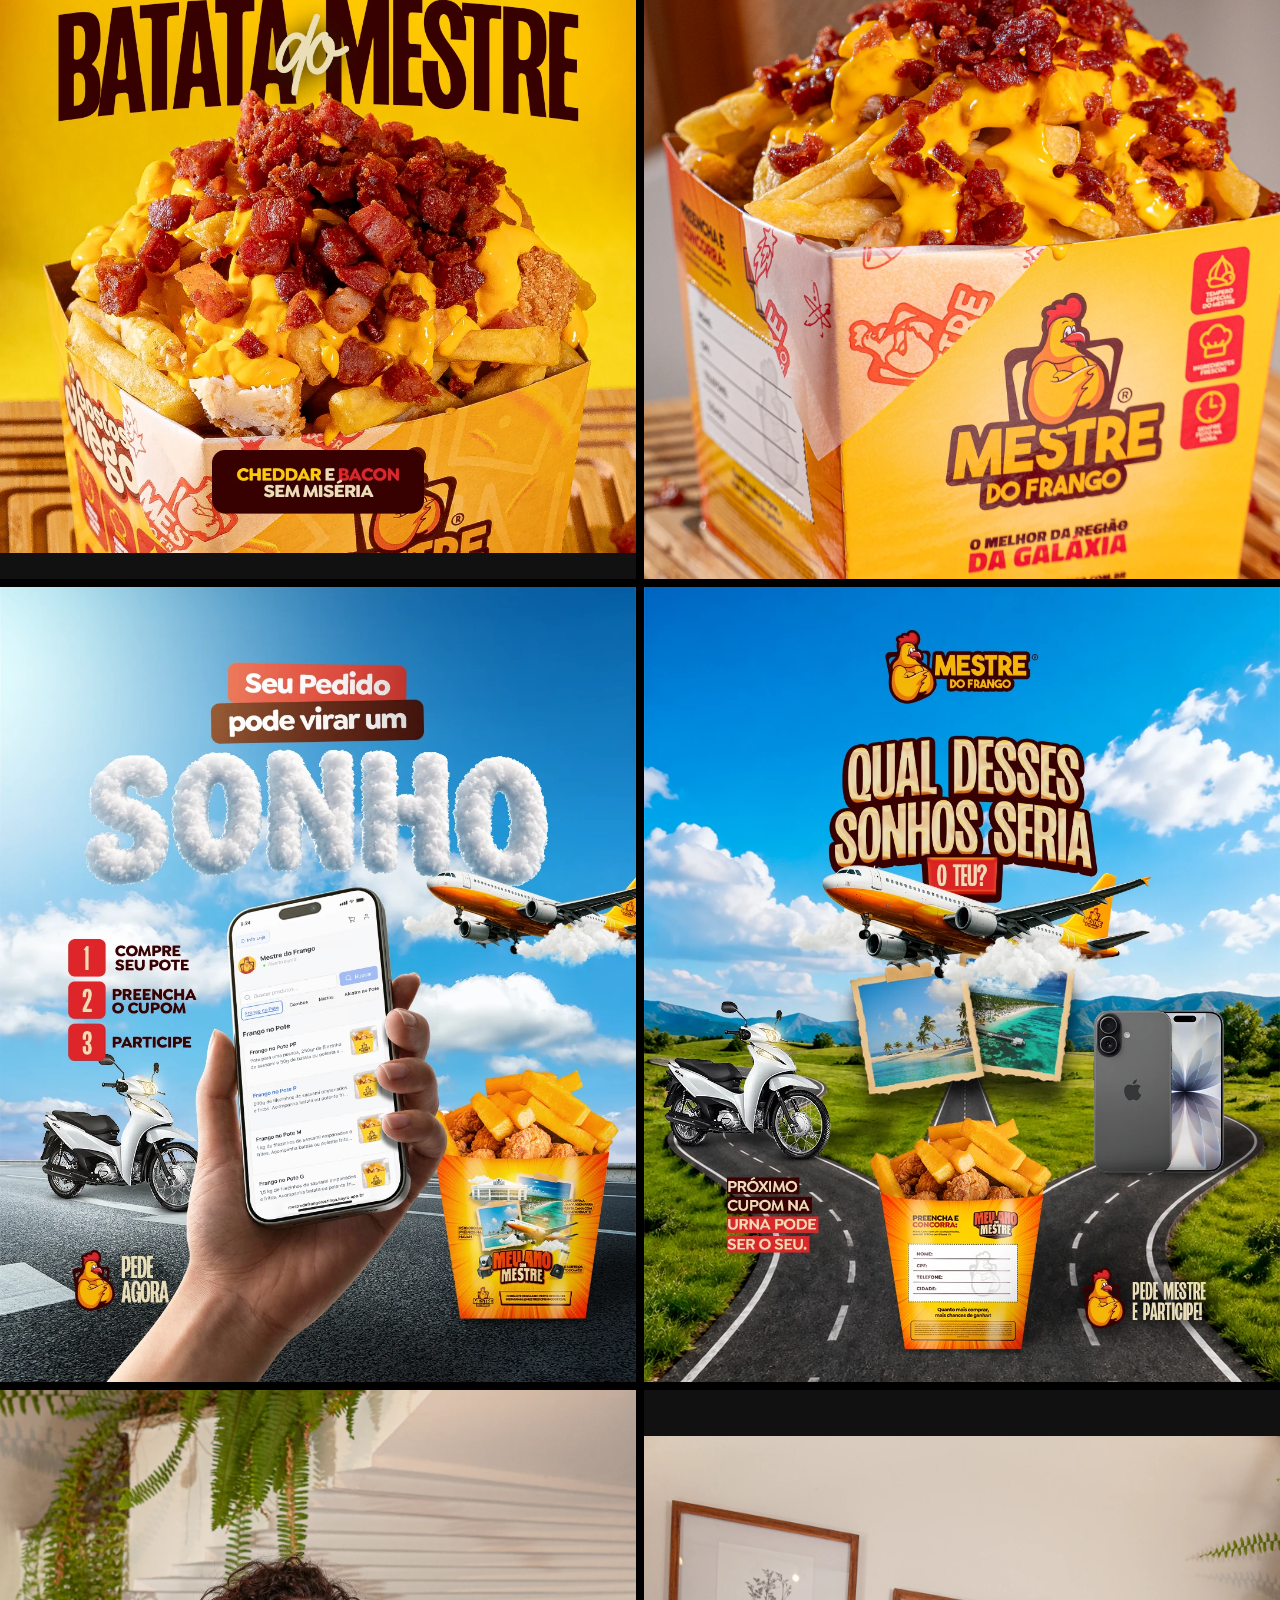
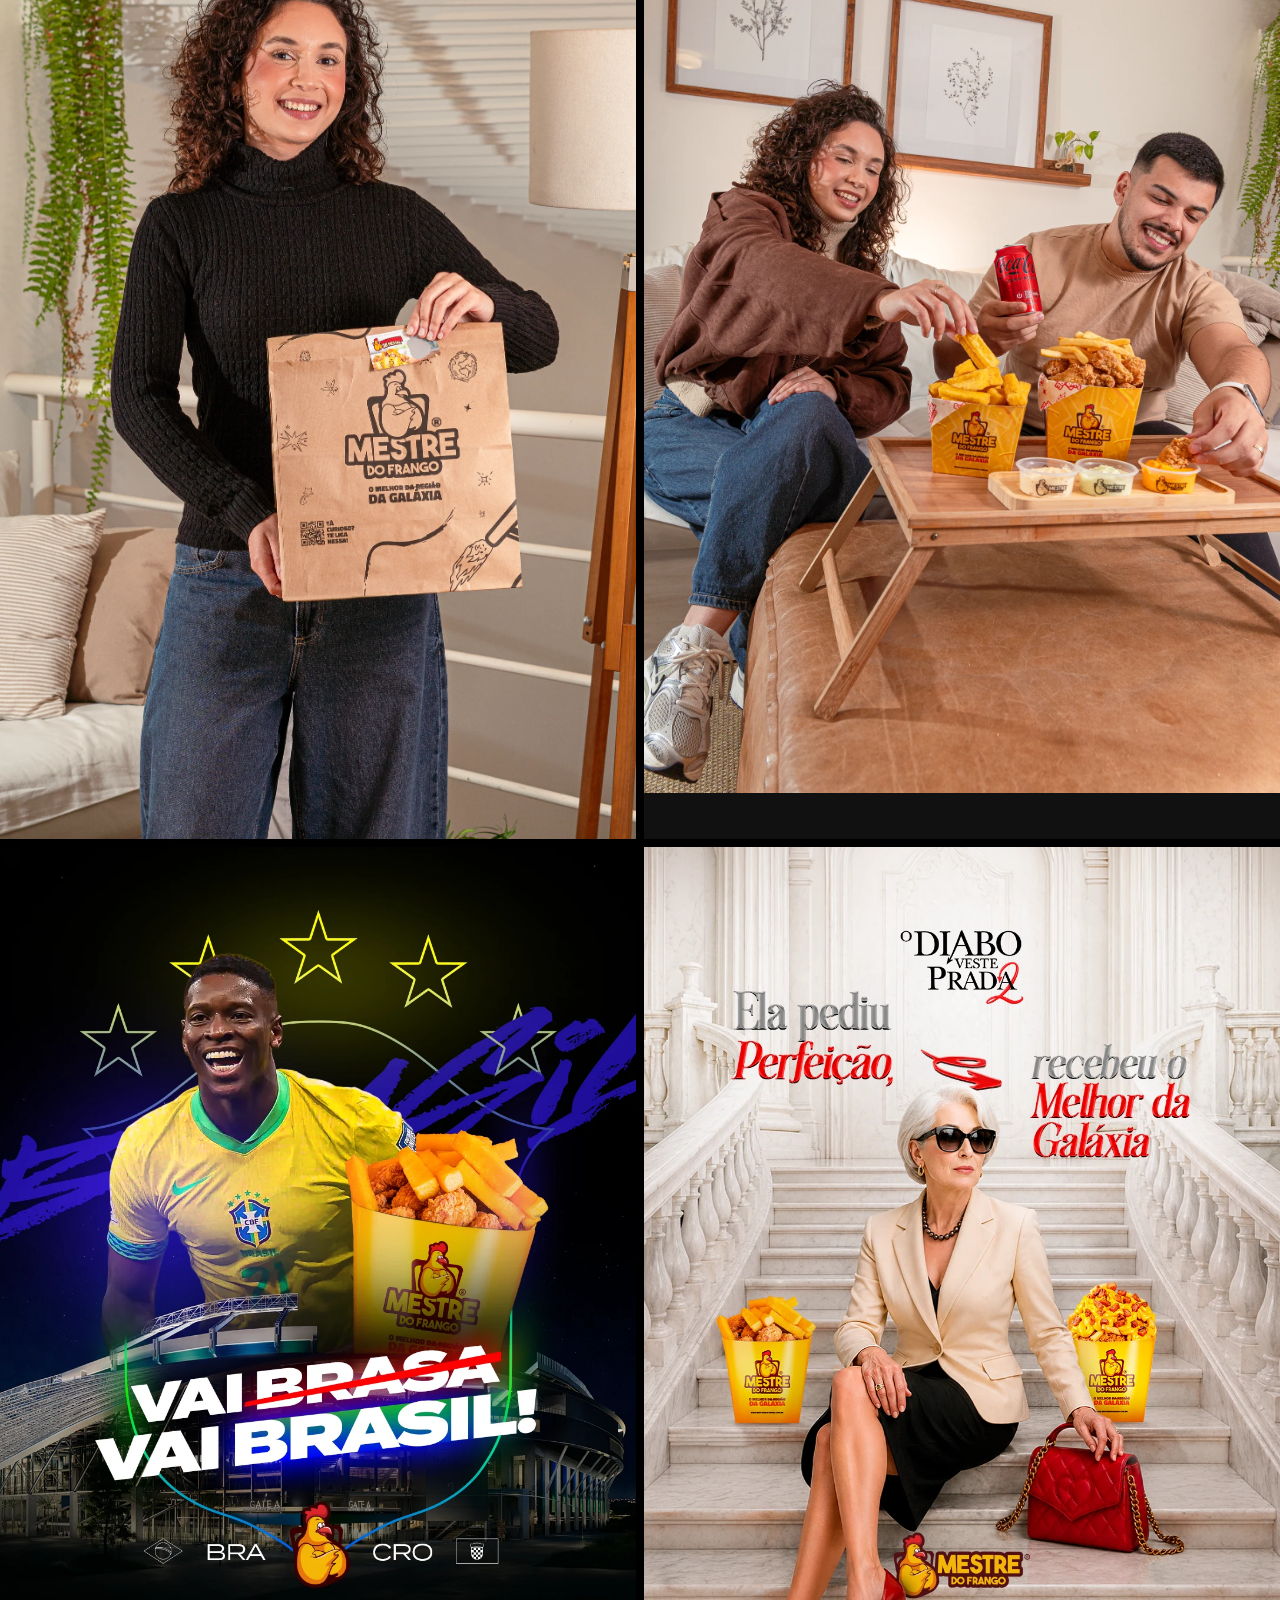
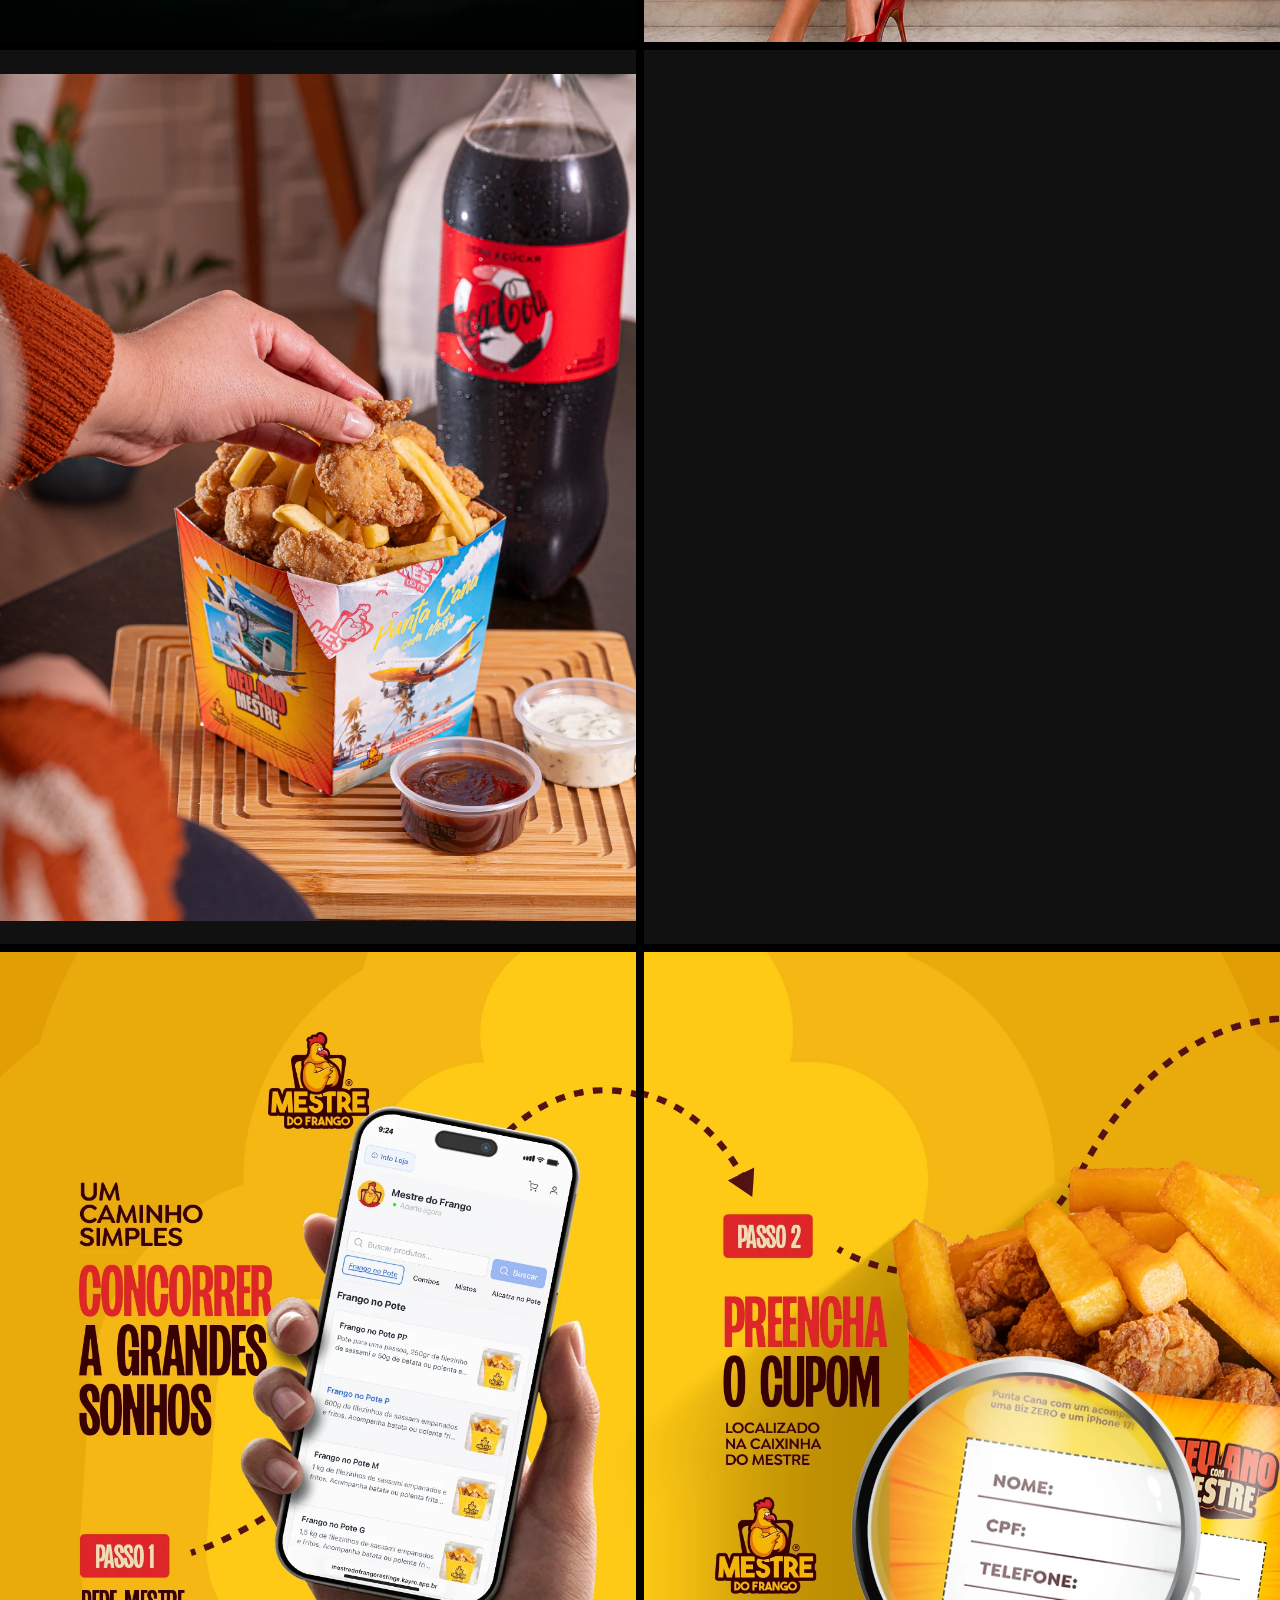
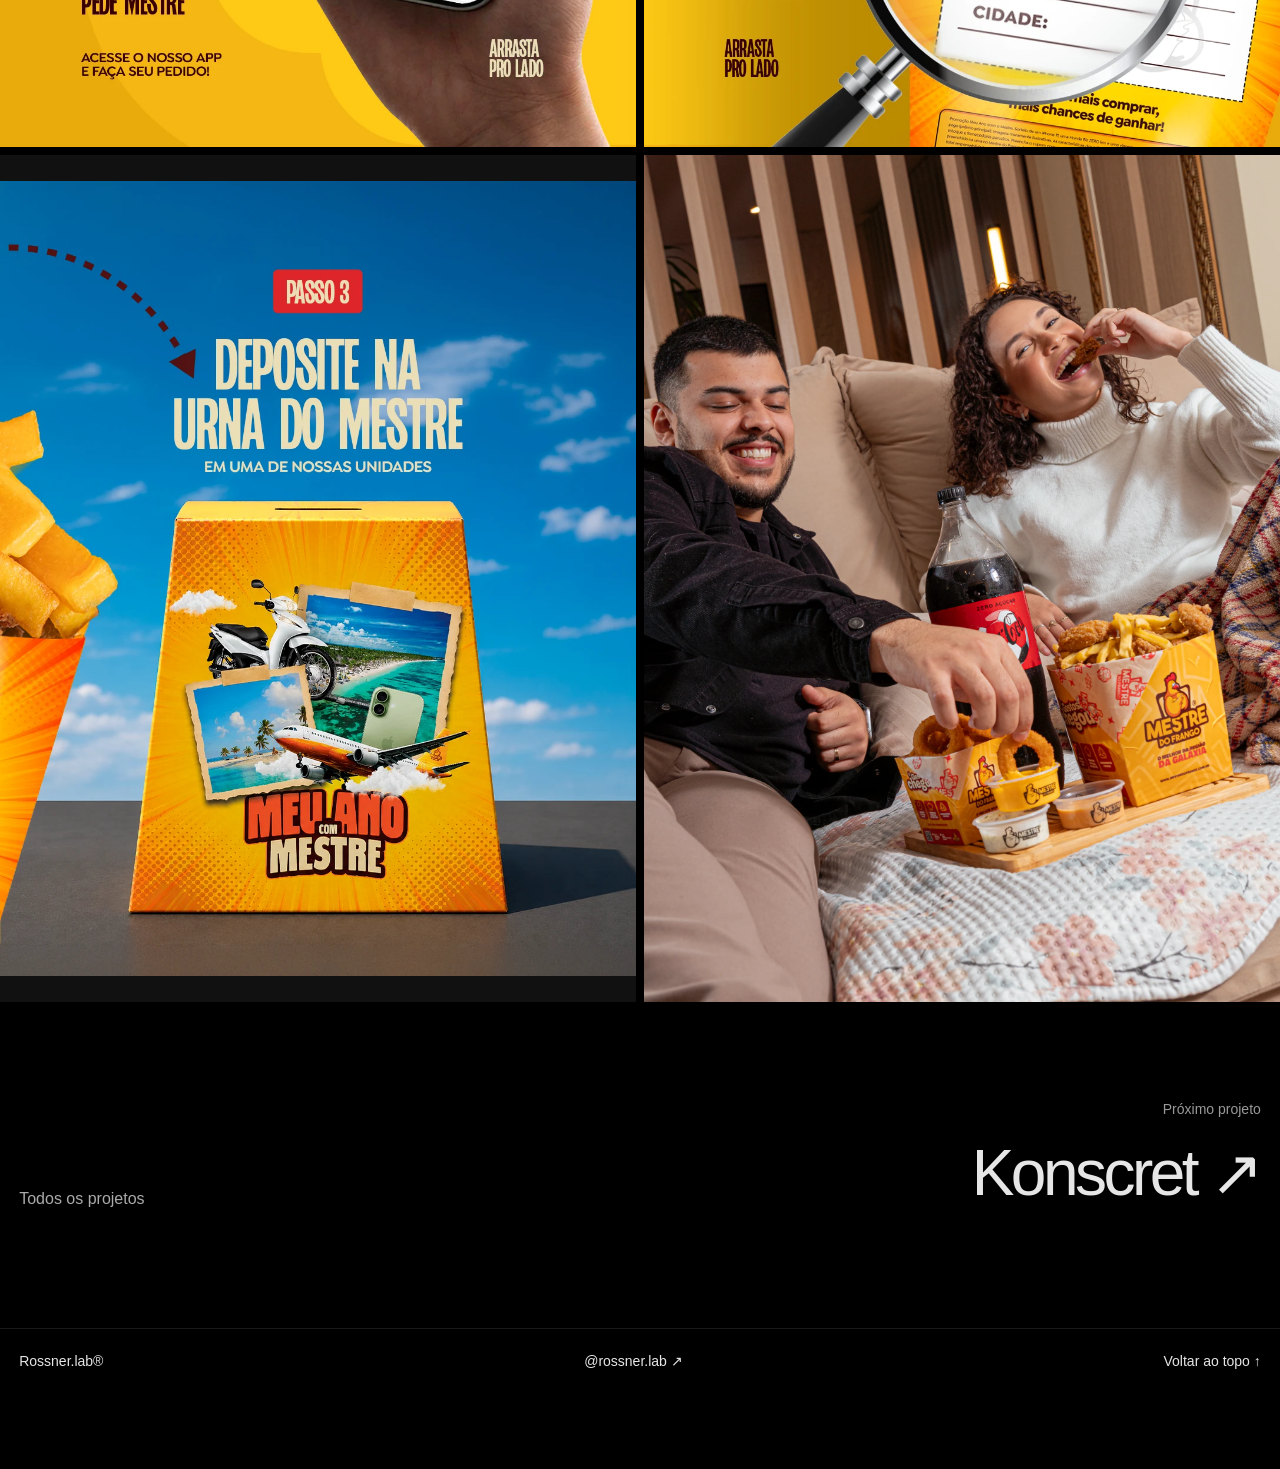
<file: projetos/mestre-do-frango.html>
<!doctype html><html lang="pt-BR"><head><meta charset="utf-8"><meta name="viewport" content="width=device-width,initial-scale=1"><meta name="color-scheme" content="dark"><title>Mestre do Frango — Rossner.lab®</title><meta name="description" content="Uma direção criativa para toda a franquia. Design, fotografia e campanhas conectados pela mesma visão de marca."><link rel="icon" type="image/svg+xml" href="data:image/svg+xml,%3Csvg xmlns='http://www.w3.org/2000/svg' viewBox='0 0 32 32'%3E%3Crect width='32' height='32'/%3E%3Ctext x='5' y='25' font-family='Arial' font-size='26' fill='%23e6e6e6'%3ER%3C/text%3E%3C/svg%3E"><link rel="stylesheet" href="../styles.css"><link rel="stylesheet" href="../portfolio.css"><link rel="stylesheet" href="../motion.css"><script src="../app.js" defer></script><script src="../motion.js" defer></script></head><body class="case-page"><a class="skip-link" href="#conteudo">Pular para o conteúdo</a><header class="header header-overlay" id="inicio"><a class="brand" href="../index.html" aria-label="Rossner.lab — início">Rossner.lab®</a><span class="asterisk" aria-hidden="true">✳</span><nav aria-label="Navegação principal"><a href="../projetos.html" >Projetos</a><a href="../index.html#sobre">Sobre</a><a href="#contact-dialog" data-contact>Contatos</a></nav></header><main id="conteudo"><section class="case-hero" aria-labelledby="case-title"><img class="case-cover" src="../media/mestre-do-frango/fotografia-produto.webp" width="1802" height="2400" alt="Mestre do Frango — Direção criativa, design e campanhas" fetchpriority="high" style="object-position:50% 45%"><div class="case-hero-title"><h1 id="case-title">Mestre do Frango</h1><p>Atual</p></div><a class="case-scroll" href="#projeto" aria-label="Ler sobre o projeto">↓</a></section><a class="projects-back" href="../projetos.html" data-back-projects>← Projetos</a><section class="case-info" id="projeto"><h2 class="case-statement">Uma direção criativa para toda a franquia. Design, fotografia e campanhas conectados pela mesma visão de marca.</h2><dl class="case-facts"><div><dt>Projeto</dt><dd>Direção criativa, design e campanhas</dd></div><div><dt>Cliente</dt><dd>Mestre do Frango</dd></div><div><dt>Ano</dt><dd>Atual</dd></div><div><dt>Categorias</dt><dd>Design<br>Fotografia</dd></div><div><dt>Atuação</dt><dd>Diretor Criativo de toda a franquia</dd></div></dl></section><section class="case-story" aria-label="Sobre o projeto"><div><h2>Marca consistente em escala</h2><p>Como Diretor Criativo de toda a franquia Mestre do Frango, conduzo a expressão visual da marca em trabalhos de design, fotografia e campanhas. A atuação contínua conecta as necessidades comerciais da rede a uma comunicação reconhecível, com unidade entre os diferentes materiais e pontos de contato.</p></div><div><h2>Do produto ao desejo</h2><p>Fotografia de produto, cenas de consumo e peças de campanha se complementam para apresentar o universo da marca. Texturas, cores e composições valorizam o apelo dos alimentos, enquanto o design organiza a mensagem de cada ação. O conjunto aproxima produto, experiência e comunicação, com foco na presença da franquia no cotidiano do público.</p></div></section><section class="case-gallery " aria-label="Galeria de Mestre do Frango"><figure class="gallery-item gallery-wide"><button class="gallery-image" type="button" data-lightbox aria-label="Ampliar: Mestre do Frango — aplicação de campanha em mídia exterior"><img src="../media/mestre-do-frango/campanha-viagem.webp" width="1921" height="1080" alt="Mestre do Frango — aplicação de campanha em mídia exterior" loading="lazy" decoding="async"><span class="enlarge-icon" aria-hidden="true">↗</span></button></figure><figure class="gallery-item "><button class="gallery-image" type="button" data-lightbox aria-label="Ampliar: Mestre do Frango — design de campanha para Batata do Mestre"><img src="../media/mestre-do-frango/batata-do-mestre.webp" width="1080" height="1350" alt="Mestre do Frango — design de campanha para Batata do Mestre" loading="lazy" decoding="async"><span class="enlarge-icon" aria-hidden="true">↗</span></button></figure><figure class="gallery-item "><button class="gallery-image" type="button" data-lightbox aria-label="Ampliar: Mestre do Frango — fotografia de produto, textura e apresentação"><img src="../media/mestre-do-frango/fotografia-produto.webp" width="1802" height="2400" alt="Mestre do Frango — fotografia de produto, textura e apresentação" loading="lazy" decoding="async"><span class="enlarge-icon" aria-hidden="true">↗</span></button></figure><figure class="gallery-item "><button class="gallery-image" type="button" data-lightbox aria-label="Ampliar: Mestre do Frango — peça da campanha Seu Pedido Vira Sonho"><img src="../media/mestre-do-frango/pedido-vira-sonho.webp" width="1080" height="1350" alt="Mestre do Frango — peça da campanha Seu Pedido Vira Sonho" loading="lazy" decoding="async"><span class="enlarge-icon" aria-hidden="true">↗</span></button></figure><figure class="gallery-item "><button class="gallery-image" type="button" data-lightbox aria-label="Ampliar: Mestre do Frango — peça da campanha O Próximo Pode Ser Teu"><img src="../media/mestre-do-frango/proximo-pode-ser-teu.webp" width="1080" height="1350" alt="Mestre do Frango — peça da campanha O Próximo Pode Ser Teu" loading="lazy" decoding="async"><span class="enlarge-icon" aria-hidden="true">↗</span></button></figure><figure class="gallery-item "><button class="gallery-image" type="button" data-lightbox aria-label="Ampliar: Mestre do Frango — fotografia da experiência de delivery"><img src="../media/mestre-do-frango/experiencia-delivery.webp" width="1455" height="2400" alt="Mestre do Frango — fotografia da experiência de delivery" loading="lazy" decoding="async"><span class="enlarge-icon" aria-hidden="true">↗</span></button></figure><figure class="gallery-item "><button class="gallery-image" type="button" data-lightbox aria-label="Ampliar: Mestre do Frango — fotografia de consumo em um momento compartilhado"><img src="../media/mestre-do-frango/momento-compartilhado.webp" width="1596" height="2400" alt="Mestre do Frango — fotografia de consumo em um momento compartilhado" loading="lazy" decoding="async"><span class="enlarge-icon" aria-hidden="true">↗</span></button></figure><figure class="gallery-item "><button class="gallery-image" type="button" data-lightbox aria-label="Ampliar: Mestre do Frango — campanha temática dos jogos do Brasil"><img src="../media/mestre-do-frango/jogos-brasil.webp" width="1080" height="1350" alt="Mestre do Frango — campanha temática dos jogos do Brasil" loading="lazy" decoding="async"><span class="enlarge-icon" aria-hidden="true">↗</span></button></figure><figure class="gallery-item "><button class="gallery-image" type="button" data-lightbox aria-label="Ampliar: Mestre do Frango — peça de campanha com referência ao universo do cinema"><img src="../media/mestre-do-frango/campanha-cinema.webp" width="1080" height="1350" alt="Mestre do Frango — peça de campanha com referência ao universo do cinema" loading="lazy" decoding="async"><span class="enlarge-icon" aria-hidden="true">↗</span></button></figure><figure class="gallery-item "><button class="gallery-image" type="button" data-lightbox aria-label="Ampliar: Mestre do Frango — fotografia de produtos em cena"><img src="../media/mestre-do-frango/produto-em-cena.webp" width="1802" height="2400" alt="Mestre do Frango — fotografia de produtos em cena" loading="lazy" decoding="async"><span class="enlarge-icon" aria-hidden="true">↗</span></button></figure><figure class="gallery-item "><button class="gallery-image" type="button" data-lightbox aria-label="Ampliar: Mestre do Frango — fotografia de experiência e consumo"><img src="../media/mestre-do-frango/experiencia-marca.webp" width="1707" height="2400" alt="Mestre do Frango — fotografia de experiência e consumo" loading="lazy" decoding="async"><span class="enlarge-icon" aria-hidden="true">↗</span></button></figure><figure class="gallery-item "><button class="gallery-image" type="button" data-lightbox aria-label="Ampliar: Mestre do Frango — campanha promocional, peça 1"><img src="../media/mestre-do-frango/campanha-carrossel-01.webp" width="1080" height="1350" alt="Mestre do Frango — campanha promocional, peça 1" loading="lazy" decoding="async"><span class="enlarge-icon" aria-hidden="true">↗</span></button></figure><figure class="gallery-item "><button class="gallery-image" type="button" data-lightbox aria-label="Ampliar: Mestre do Frango — campanha promocional, peça 2"><img src="../media/mestre-do-frango/campanha-carrossel-02.webp" width="1080" height="1350" alt="Mestre do Frango — campanha promocional, peça 2" loading="lazy" decoding="async"><span class="enlarge-icon" aria-hidden="true">↗</span></button></figure><figure class="gallery-item "><button class="gallery-image" type="button" data-lightbox aria-label="Ampliar: Mestre do Frango — campanha promocional, peça 3"><img src="../media/mestre-do-frango/campanha-carrossel-03.webp" width="1080" height="1350" alt="Mestre do Frango — campanha promocional, peça 3" loading="lazy" decoding="async"><span class="enlarge-icon" aria-hidden="true">↗</span></button></figure><figure class="gallery-item "><button class="gallery-image" type="button" data-lightbox aria-label="Ampliar: Mestre do Frango — fotografia de lifestyle e conexão com a marca"><img src="../media/mestre-do-frango/fotografia-lifestyle.webp" width="1802" height="2400" alt="Mestre do Frango — fotografia de lifestyle e conexão com a marca" loading="lazy" decoding="async"><span class="enlarge-icon" aria-hidden="true">↗</span></button></figure></section><nav class="case-next" aria-label="Mais projetos"><a href="../projetos.html" data-back-projects>Todos os projetos</a><a class="next-title" href="konscret.html"><span>Próximo projeto</span>Konscret ↗</a></nav></main><footer><a href="../index.html">Rossner.lab®</a><a class="footer-instagram" href="https://www.instagram.com/rossner.lab/" target="_blank" rel="noopener noreferrer" aria-label="Instagram @rossner.lab (abre em nova aba)">@rossner.lab ↗</a><a href="#inicio">Voltar ao topo ↑</a></footer><dialog id="contact-dialog" aria-labelledby="contact-title"><button class="close-dialog" type="button" aria-label="Fechar">×</button><p class="dialog-eyebrow">Rossner.lab®</p><h2 id="contact-title">Contatos</h2><div class="contact-links">
      <a href="tel:+5551996176951"><span>Telefone</span>51 99617-6951</a>
      <a href="mailto:rossnerguilherme@gmail.com"><span>E-mail</span>rossnerguilherme@gmail.com</a>
    </div><button class="back-button" type="button">Voltar</button></dialog><dialog class="lightbox" id="image-lightbox" aria-label="Visualização ampliada"><button type="button" class="close-dialog" data-close-lightbox aria-label="Fechar imagem">×</button><button type="button" class="lightbox-prev" aria-label="Imagem anterior">←</button><figure><img id="lightbox-image" alt=""><figcaption id="lightbox-caption"></figcaption></figure><button type="button" class="lightbox-next" aria-label="Próxima imagem">→</button><span class="lightbox-count" aria-live="polite"></span></dialog></body></html>
</file>
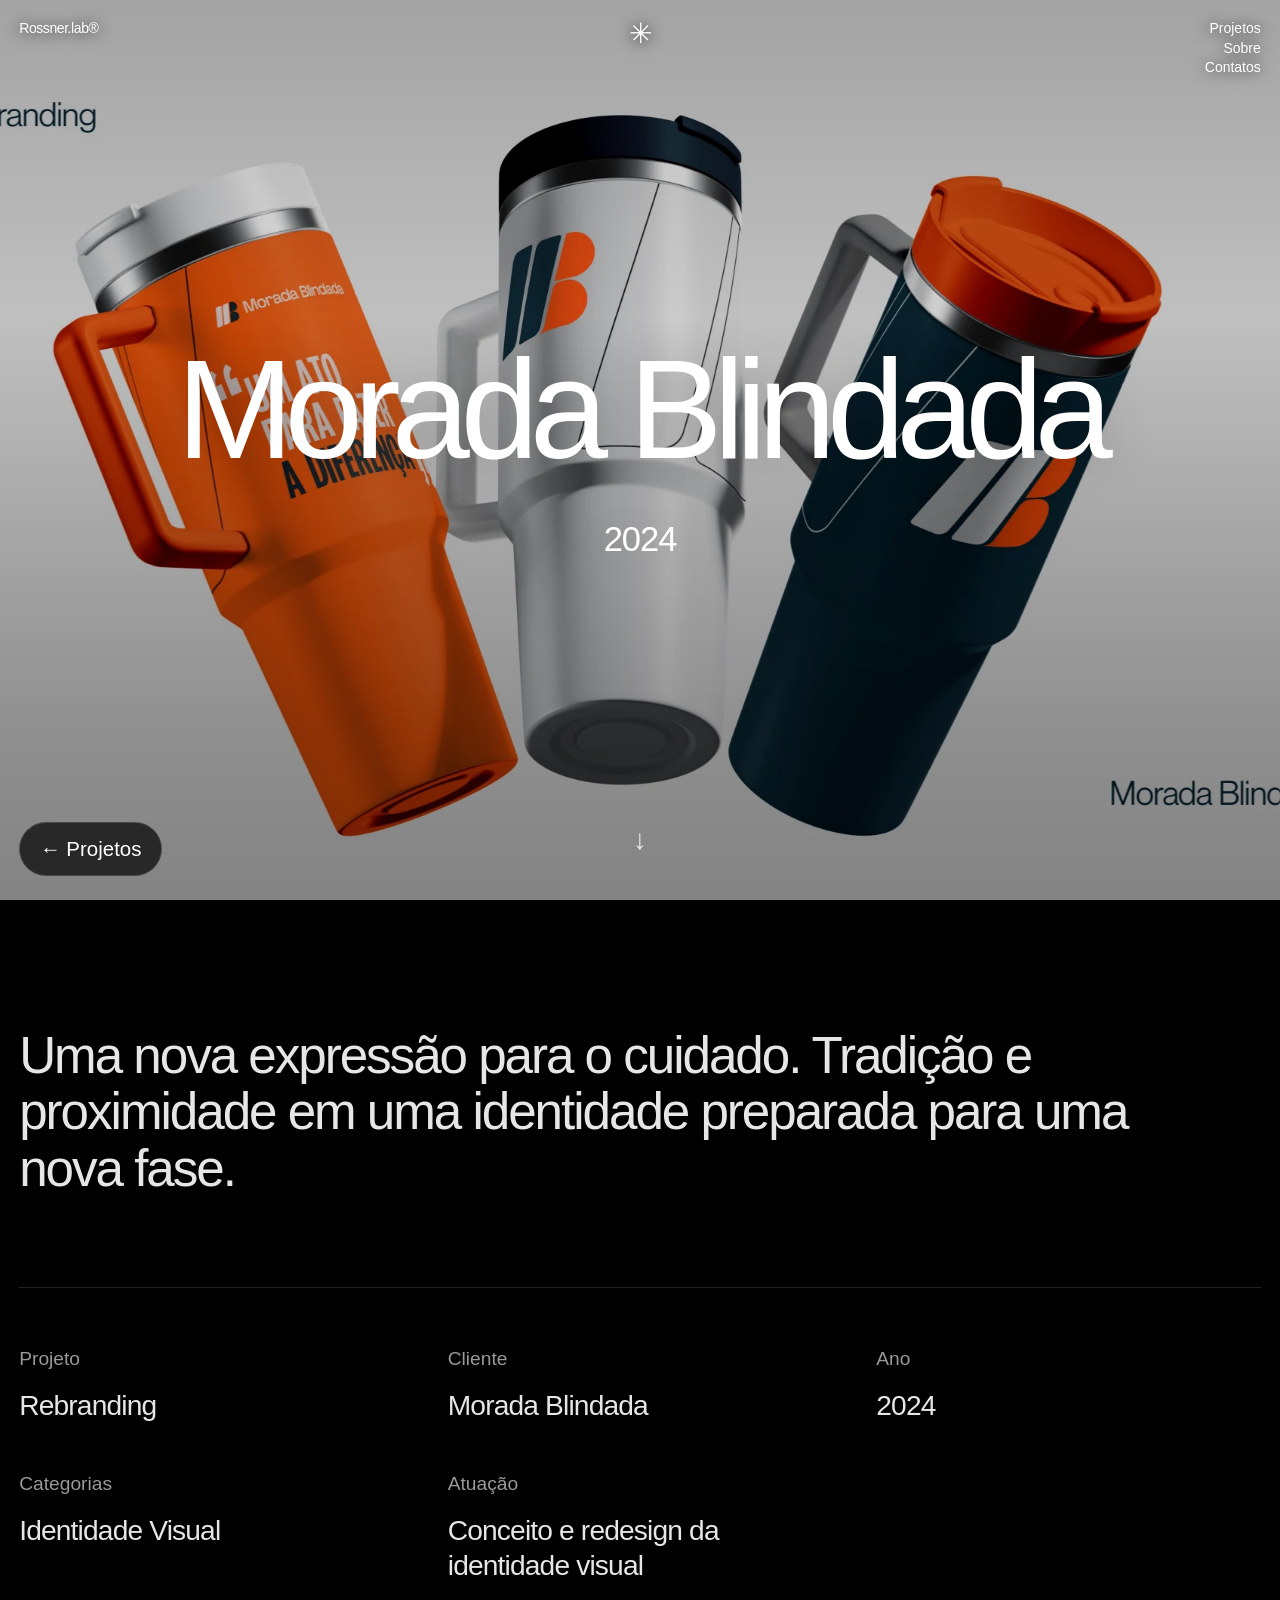
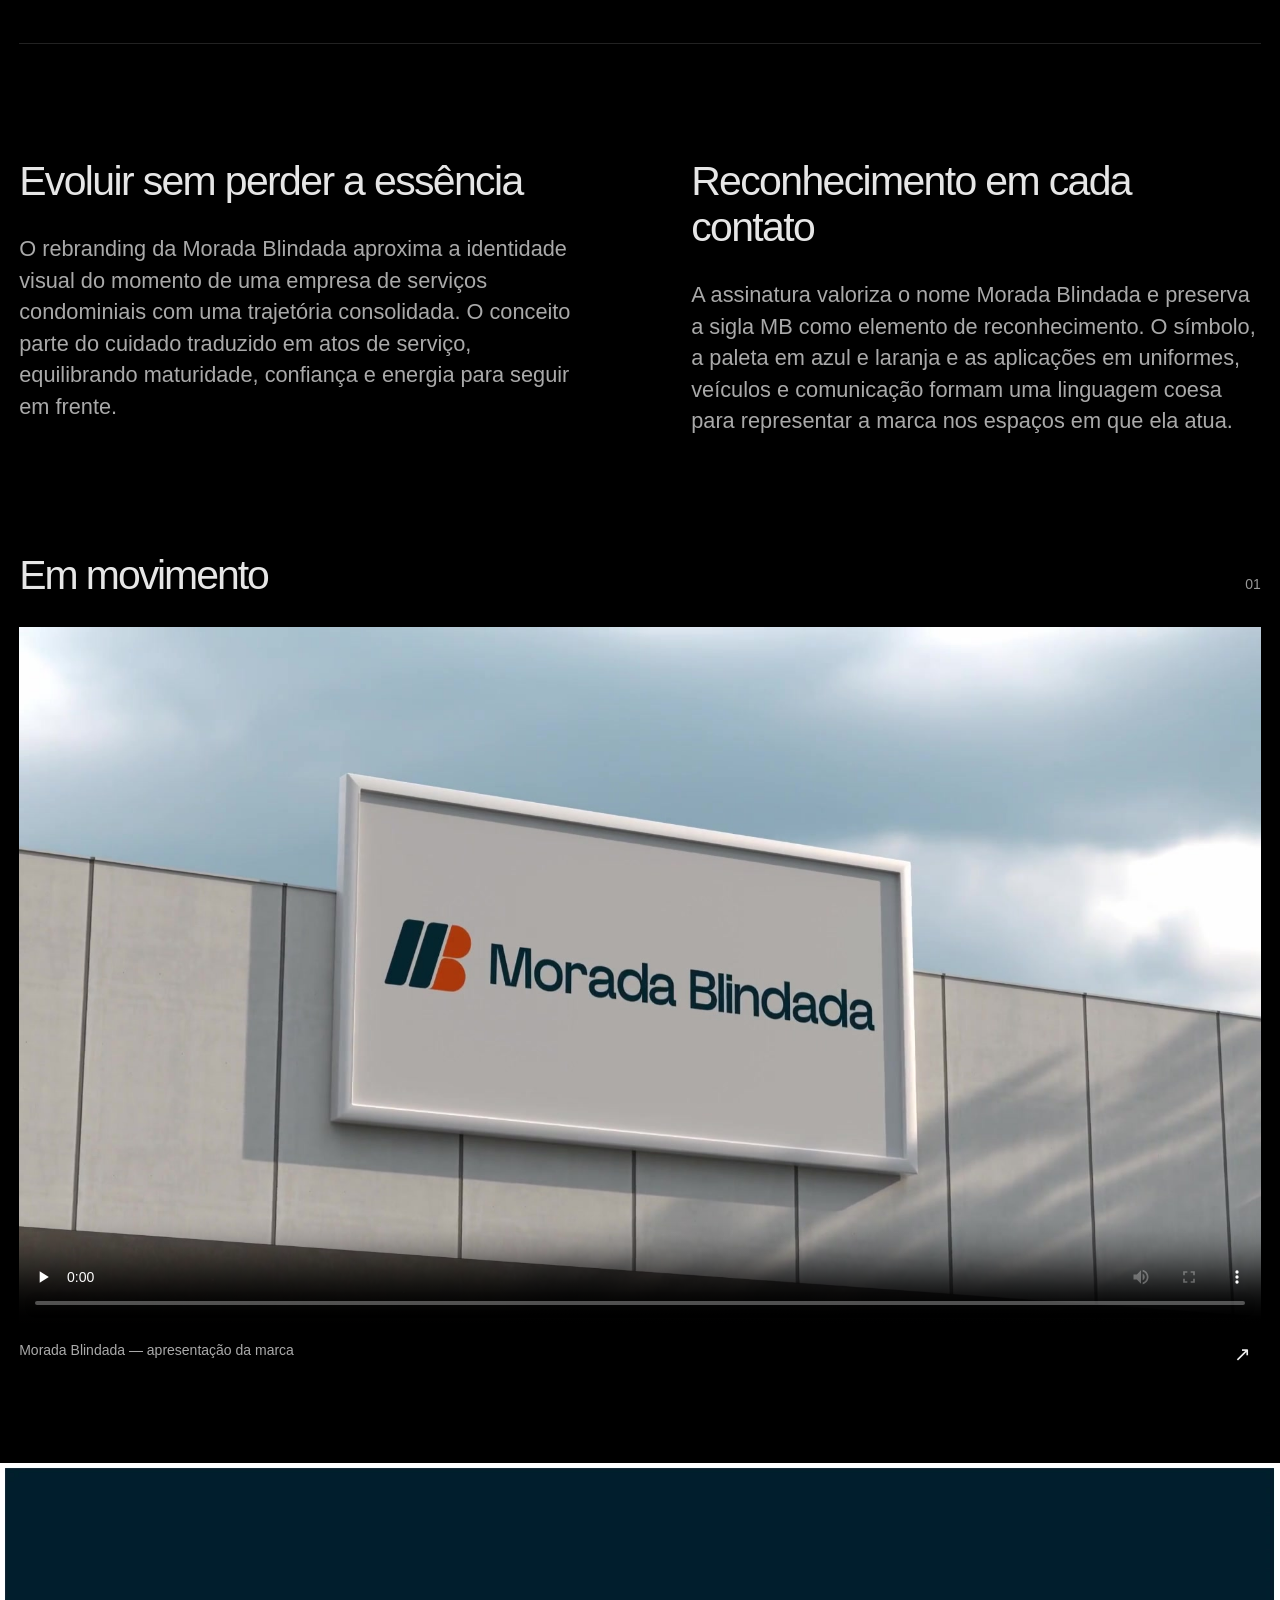
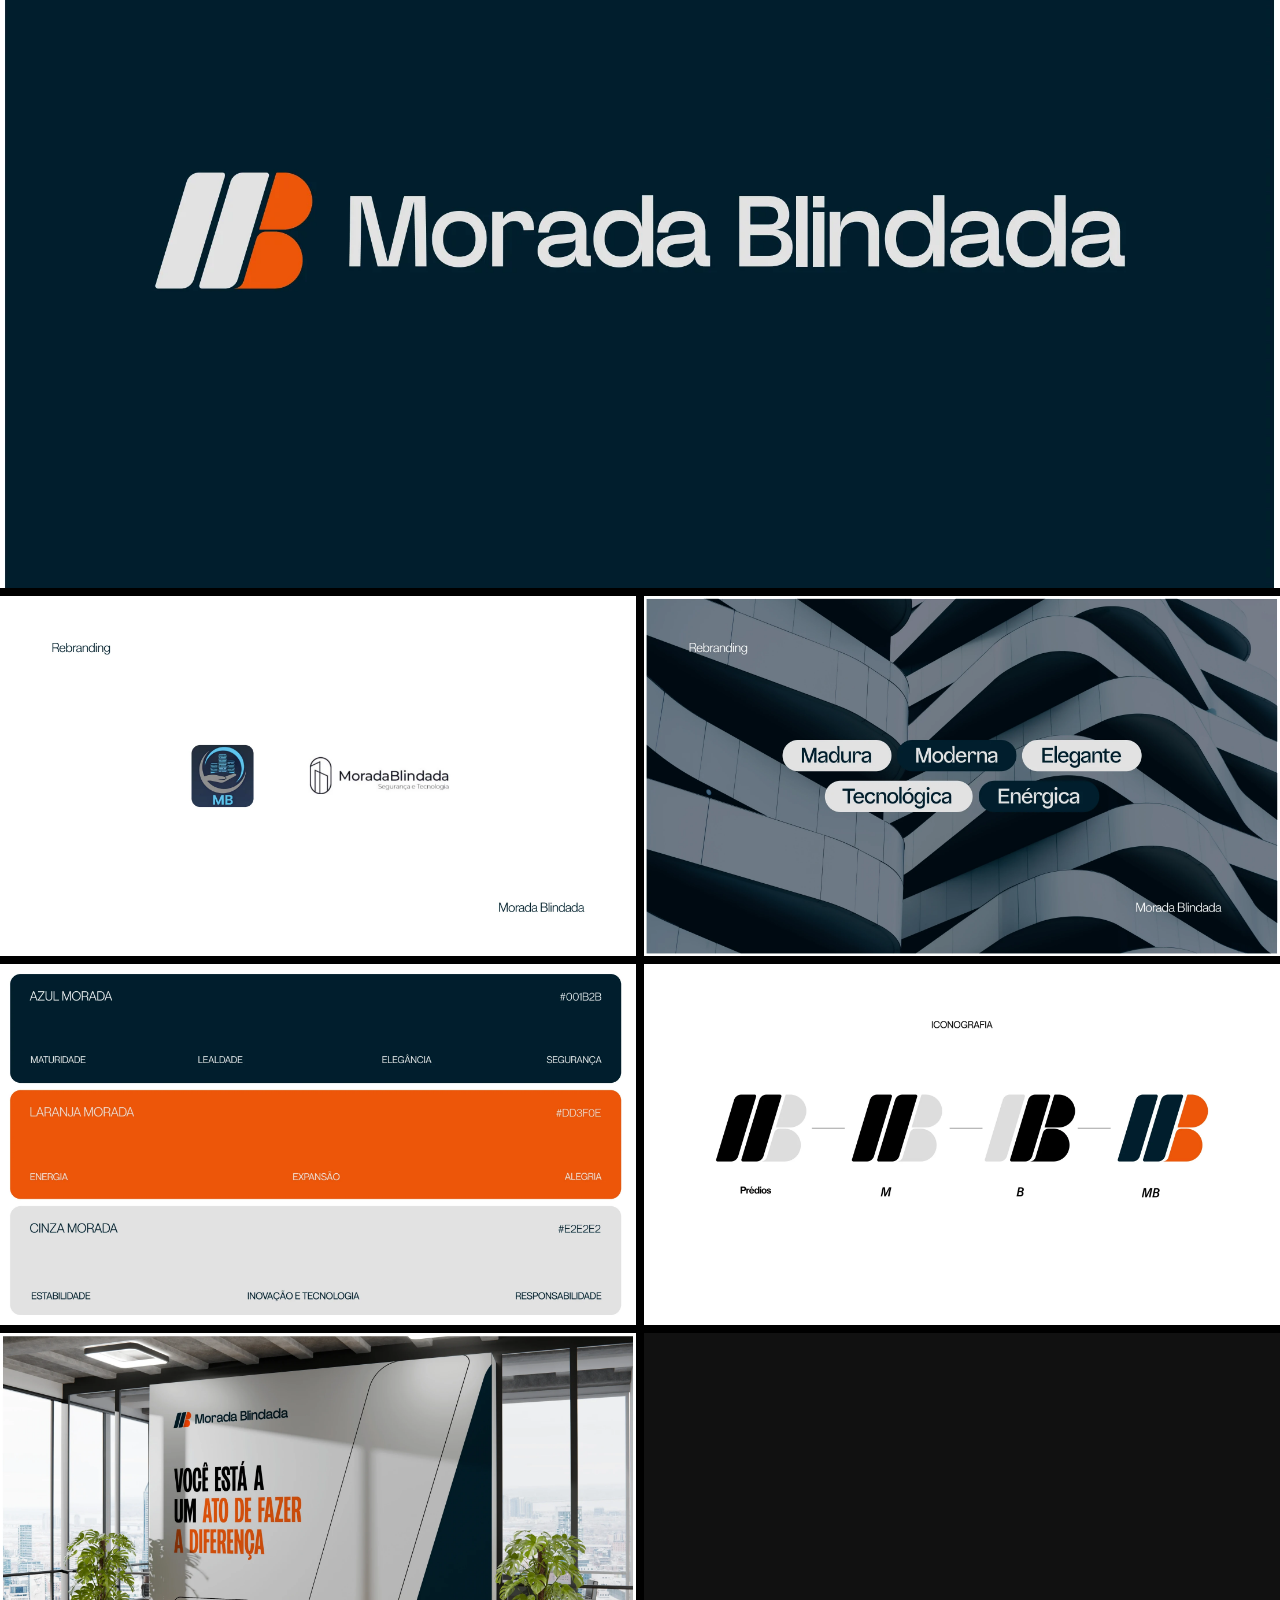
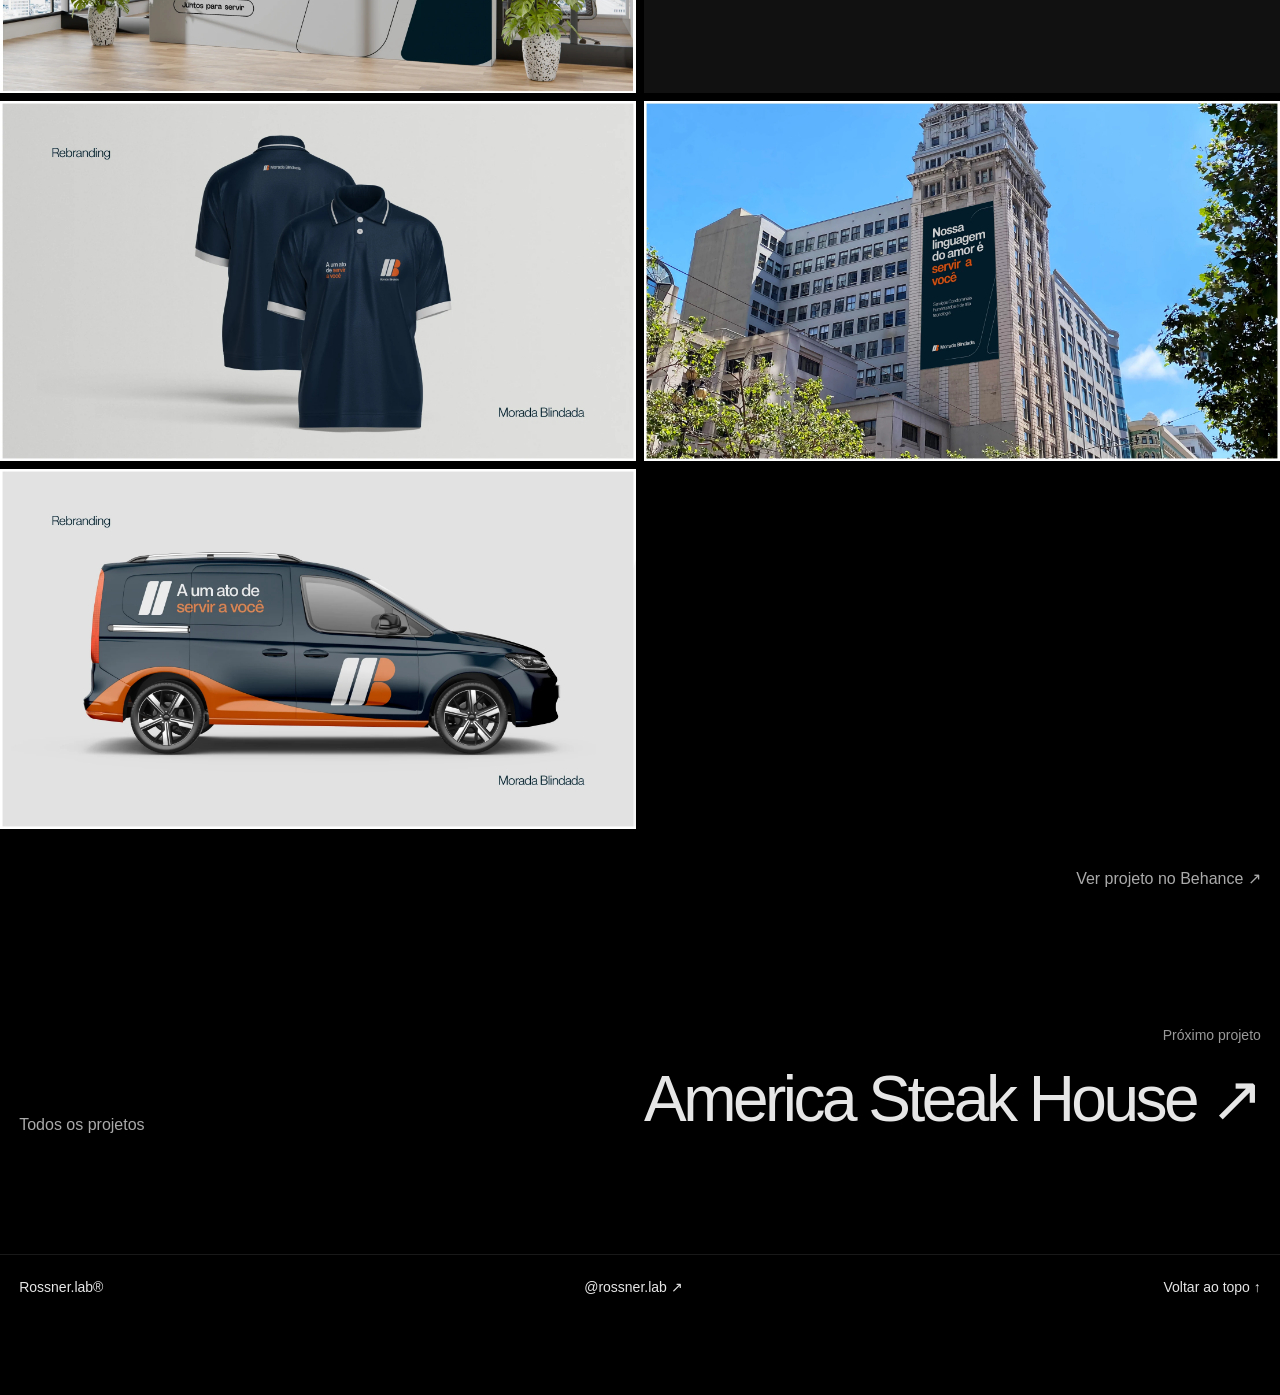
<file: projetos/morada-blindada.html>
<!doctype html><html lang="pt-BR"><head><meta charset="utf-8"><meta name="viewport" content="width=device-width,initial-scale=1"><meta name="color-scheme" content="dark"><title>Morada Blindada — Rossner.lab®</title><meta name="description" content="Uma nova expressão para o cuidado. Tradição e proximidade em uma identidade preparada para uma nova fase."><link rel="icon" type="image/svg+xml" href="data:image/svg+xml,%3Csvg xmlns='http://www.w3.org/2000/svg' viewBox='0 0 32 32'%3E%3Crect width='32' height='32'/%3E%3Ctext x='5' y='25' font-family='Arial' font-size='26' fill='%23e6e6e6'%3ER%3C/text%3E%3C/svg%3E"><link rel="stylesheet" href="../styles.css"><link rel="stylesheet" href="../portfolio.css"><link rel="stylesheet" href="../motion.css"><script src="../app.js" defer></script><script src="../motion.js" defer></script></head><body class="case-page"><a class="skip-link" href="#conteudo">Pular para o conteúdo</a><header class="header header-overlay" id="inicio"><a class="brand" href="../index.html" aria-label="Rossner.lab — início">Rossner.lab®</a><span class="asterisk" aria-hidden="true">✳</span><nav aria-label="Navegação principal"><a href="../projetos.html" >Projetos</a><a href="../index.html#sobre">Sobre</a><a href="#contact-dialog" data-contact>Contatos</a></nav></header><main id="conteudo"><section class="case-hero" aria-labelledby="case-title"><img class="case-cover" src="../media/morada-blindada/prancha-12.webp" width="2200" height="1246" alt="Morada Blindada — Rebranding" fetchpriority="high" style="object-position:50% 50%"><div class="case-hero-title"><h1 id="case-title">Morada Blindada</h1><p>2024</p></div><a class="case-scroll" href="#projeto" aria-label="Ler sobre o projeto">↓</a></section><a class="projects-back" href="../projetos.html" data-back-projects>← Projetos</a><section class="case-info" id="projeto"><h2 class="case-statement">Uma nova expressão para o cuidado. Tradição e proximidade em uma identidade preparada para uma nova fase.</h2><dl class="case-facts"><div><dt>Projeto</dt><dd>Rebranding</dd></div><div><dt>Cliente</dt><dd>Morada Blindada</dd></div><div><dt>Ano</dt><dd>2024</dd></div><div><dt>Categorias</dt><dd>Identidade Visual</dd></div><div><dt>Atuação</dt><dd>Conceito e redesign da identidade visual</dd></div></dl></section><section class="case-story" aria-label="Sobre o projeto"><div><h2>Evoluir sem perder a essência</h2><p>O rebranding da Morada Blindada aproxima a identidade visual do momento de uma empresa de serviços condominiais com uma trajetória consolidada. O conceito parte do cuidado traduzido em atos de serviço, equilibrando maturidade, confiança e energia para seguir em frente.</p></div><div><h2>Reconhecimento em cada contato</h2><p>A assinatura valoriza o nome Morada Blindada e preserva a sigla MB como elemento de reconhecimento. O símbolo, a paleta em azul e laranja e as aplicações em uniformes, veículos e comunicação formam uma linguagem coesa para representar a marca nos espaços em que ela atua.</p></div></section><section class="case-films" aria-labelledby="films-title"><div class="gallery-heading"><h2 id="films-title">Em movimento</h2><span>01</span></div><div class="film-grid"><figure class="film film-landscape"><video controls playsinline preload="none" poster="../media/morada-blindada/filme-01-capa.jpg" width="1920" height="1080" aria-label="Morada Blindada — apresentação da marca"><source src="../media/morada-blindada/filme-01.mp4" type="video/mp4">Seu navegador não reproduz este vídeo. <a href="../media/morada-blindada/filme-01.mp4">Abrir vídeo</a>.</video><figcaption>Morada Blindada — apresentação da marca<a href="../media/morada-blindada/filme-01.mp4" target="_blank" rel="noopener" aria-label="Abrir Morada Blindada — apresentação da marca em outra aba">↗</a></figcaption></figure></div></section><section class="case-gallery " aria-label="Galeria de Morada Blindada"><figure class="gallery-item gallery-wide"><button class="gallery-image" type="button" data-lightbox aria-label="Ampliar: Nova assinatura da Morada Blindada"><img src="../media/morada-blindada/prancha-16.webp" width="2200" height="1246" alt="Nova assinatura da Morada Blindada" loading="lazy" decoding="async"><span class="enlarge-icon" aria-hidden="true">↗</span></button></figure><figure class="gallery-item "><button class="gallery-image" type="button" data-lightbox aria-label="Ampliar: Comparação entre a identidade anterior e a nova marca"><img src="../media/morada-blindada/prancha-02.webp" width="2200" height="1246" alt="Comparação entre a identidade anterior e a nova marca" loading="lazy" decoding="async"><span class="enlarge-icon" aria-hidden="true">↗</span></button></figure><figure class="gallery-item "><button class="gallery-image" type="button" data-lightbox aria-label="Ampliar: Atributos da nova identidade Morada Blindada"><img src="../media/morada-blindada/prancha-03.webp" width="2200" height="1246" alt="Atributos da nova identidade Morada Blindada" loading="lazy" decoding="async"><span class="enlarge-icon" aria-hidden="true">↗</span></button></figure><figure class="gallery-item "><button class="gallery-image" type="button" data-lightbox aria-label="Ampliar: Paleta em azul, laranja e cinza"><img src="../media/morada-blindada/prancha-04.webp" width="2200" height="1246" alt="Paleta em azul, laranja e cinza" loading="lazy" decoding="async"><span class="enlarge-icon" aria-hidden="true">↗</span></button></figure><figure class="gallery-item "><button class="gallery-image" type="button" data-lightbox aria-label="Ampliar: Desenvolvimento do monograma MB"><img src="../media/morada-blindada/prancha-08.webp" width="2200" height="1246" alt="Desenvolvimento do monograma MB" loading="lazy" decoding="async"><span class="enlarge-icon" aria-hidden="true">↗</span></button></figure><figure class="gallery-item "><button class="gallery-image" type="button" data-lightbox aria-label="Ampliar: Aplicação da comunicação em ambiente corporativo"><img src="../media/morada-blindada/prancha-09.webp" width="2200" height="1246" alt="Aplicação da comunicação em ambiente corporativo" loading="lazy" decoding="async"><span class="enlarge-icon" aria-hidden="true">↗</span></button></figure><figure class="gallery-item "><button class="gallery-image" type="button" data-lightbox aria-label="Ampliar: Jaqueta com a nova identidade visual"><img src="../media/morada-blindada/prancha-10.webp" width="2200" height="1246" alt="Jaqueta com a nova identidade visual" loading="lazy" decoding="async"><span class="enlarge-icon" aria-hidden="true">↗</span></button></figure><figure class="gallery-item "><button class="gallery-image" type="button" data-lightbox aria-label="Ampliar: Camisas com aplicações da marca"><img src="../media/morada-blindada/prancha-11.webp" width="2200" height="1246" alt="Camisas com aplicações da marca" loading="lazy" decoding="async"><span class="enlarge-icon" aria-hidden="true">↗</span></button></figure><figure class="gallery-item "><button class="gallery-image" type="button" data-lightbox aria-label="Ampliar: Comunicação da Morada Blindada em prédio"><img src="../media/morada-blindada/prancha-13.webp" width="2200" height="1246" alt="Comunicação da Morada Blindada em prédio" loading="lazy" decoding="async"><span class="enlarge-icon" aria-hidden="true">↗</span></button></figure><figure class="gallery-item "><button class="gallery-image" type="button" data-lightbox aria-label="Ampliar: Aplicação da nova identidade em veículo"><img src="../media/morada-blindada/prancha-14.webp" width="2200" height="1246" alt="Aplicação da nova identidade em veículo" loading="lazy" decoding="async"><span class="enlarge-icon" aria-hidden="true">↗</span></button></figure></section><div class="case-source"><a href="https://www.behance.net/gallery/229397583/Morada-Blindada-Servicos-Condominiais" target="_blank" rel="noopener">Ver projeto no Behance ↗</a></div><nav class="case-next" aria-label="Mais projetos"><a href="../projetos.html" data-back-projects>Todos os projetos</a><a class="next-title" href="america-steak-house.html"><span>Próximo projeto</span>America Steak House ↗</a></nav></main><footer><a href="../index.html">Rossner.lab®</a><a class="footer-instagram" href="https://www.instagram.com/rossner.lab/" target="_blank" rel="noopener noreferrer" aria-label="Instagram @rossner.lab (abre em nova aba)">@rossner.lab ↗</a><a href="#inicio">Voltar ao topo ↑</a></footer><dialog id="contact-dialog" aria-labelledby="contact-title"><button class="close-dialog" type="button" aria-label="Fechar">×</button><p class="dialog-eyebrow">Rossner.lab®</p><h2 id="contact-title">Contatos</h2><div class="contact-links">
      <a href="tel:+5551996176951"><span>Telefone</span>51 99617-6951</a>
      <a href="mailto:rossnerguilherme@gmail.com"><span>E-mail</span>rossnerguilherme@gmail.com</a>
    </div><button class="back-button" type="button">Voltar</button></dialog><dialog class="lightbox" id="image-lightbox" aria-label="Visualização ampliada"><button type="button" class="close-dialog" data-close-lightbox aria-label="Fechar imagem">×</button><button type="button" class="lightbox-prev" aria-label="Imagem anterior">←</button><figure><img id="lightbox-image" alt=""><figcaption id="lightbox-caption"></figcaption></figure><button type="button" class="lightbox-next" aria-label="Próxima imagem">→</button><span class="lightbox-count" aria-live="polite"></span></dialog></body></html>
</file>
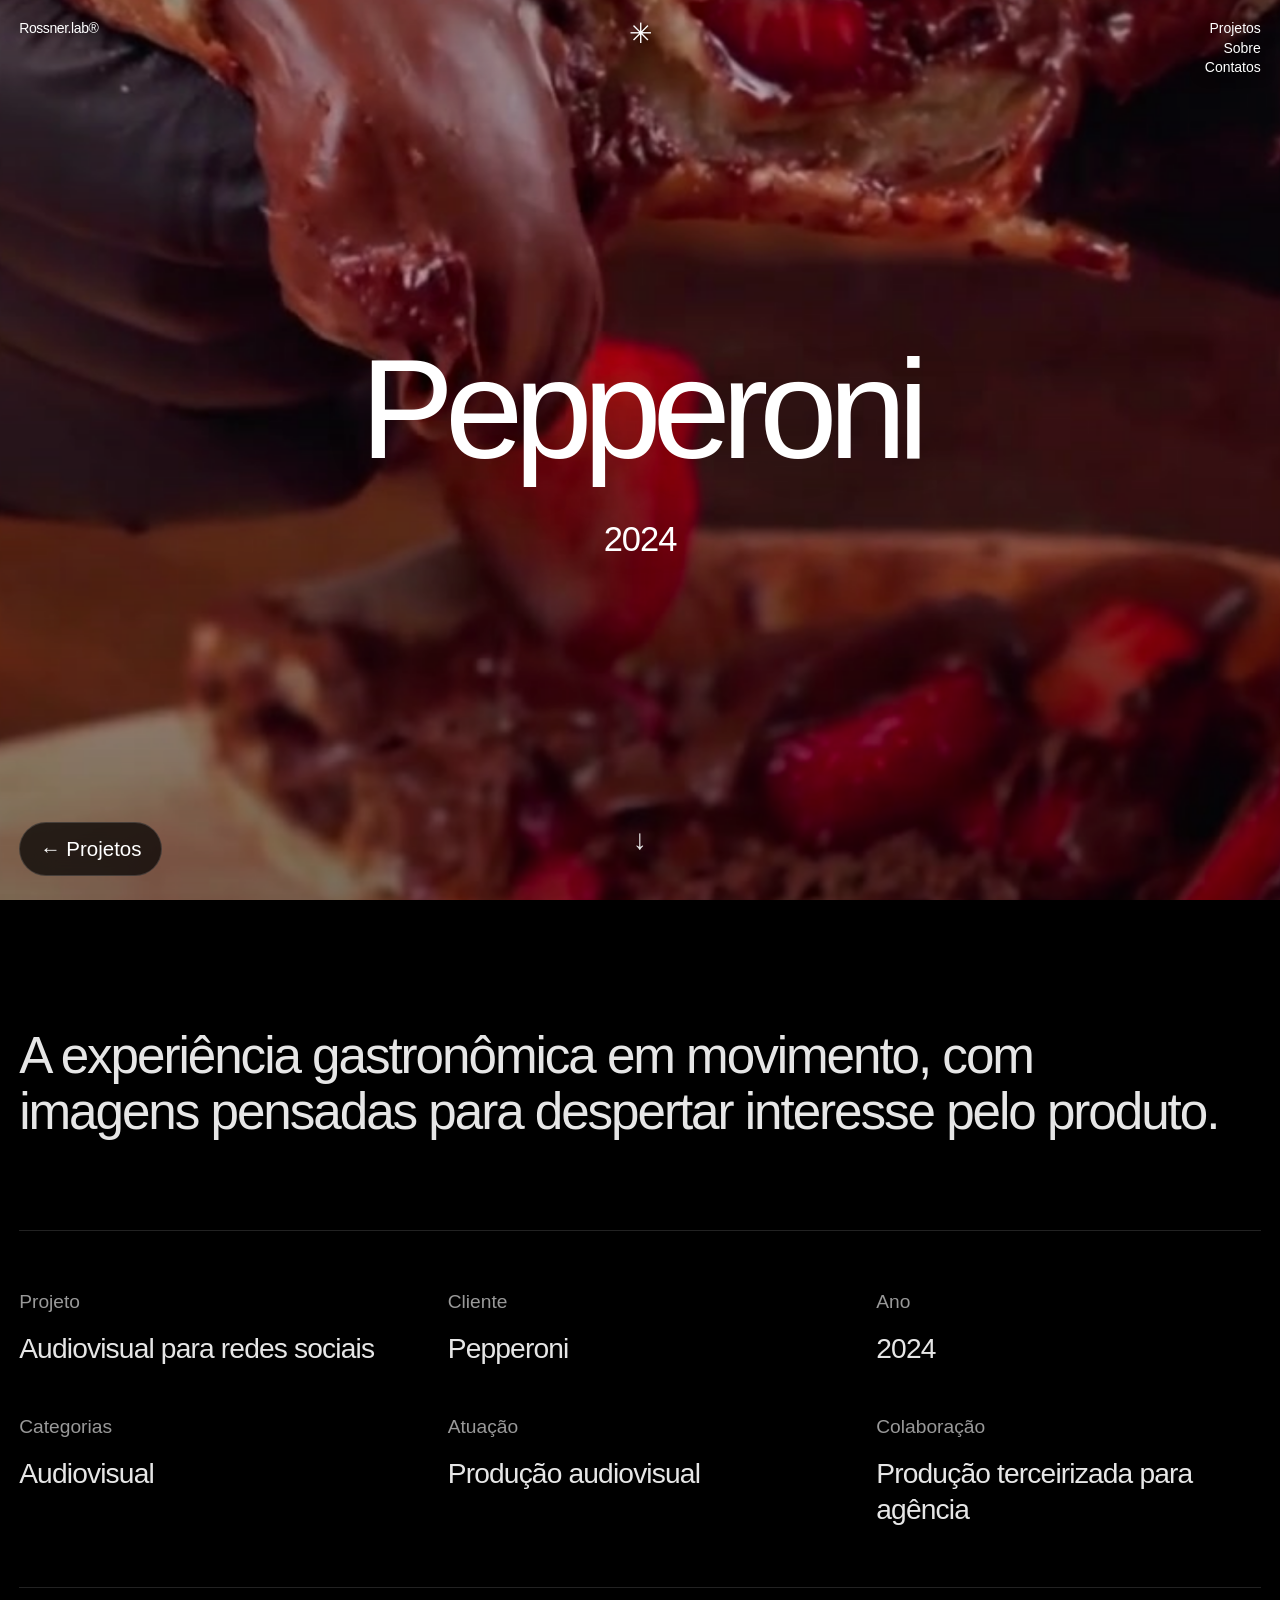
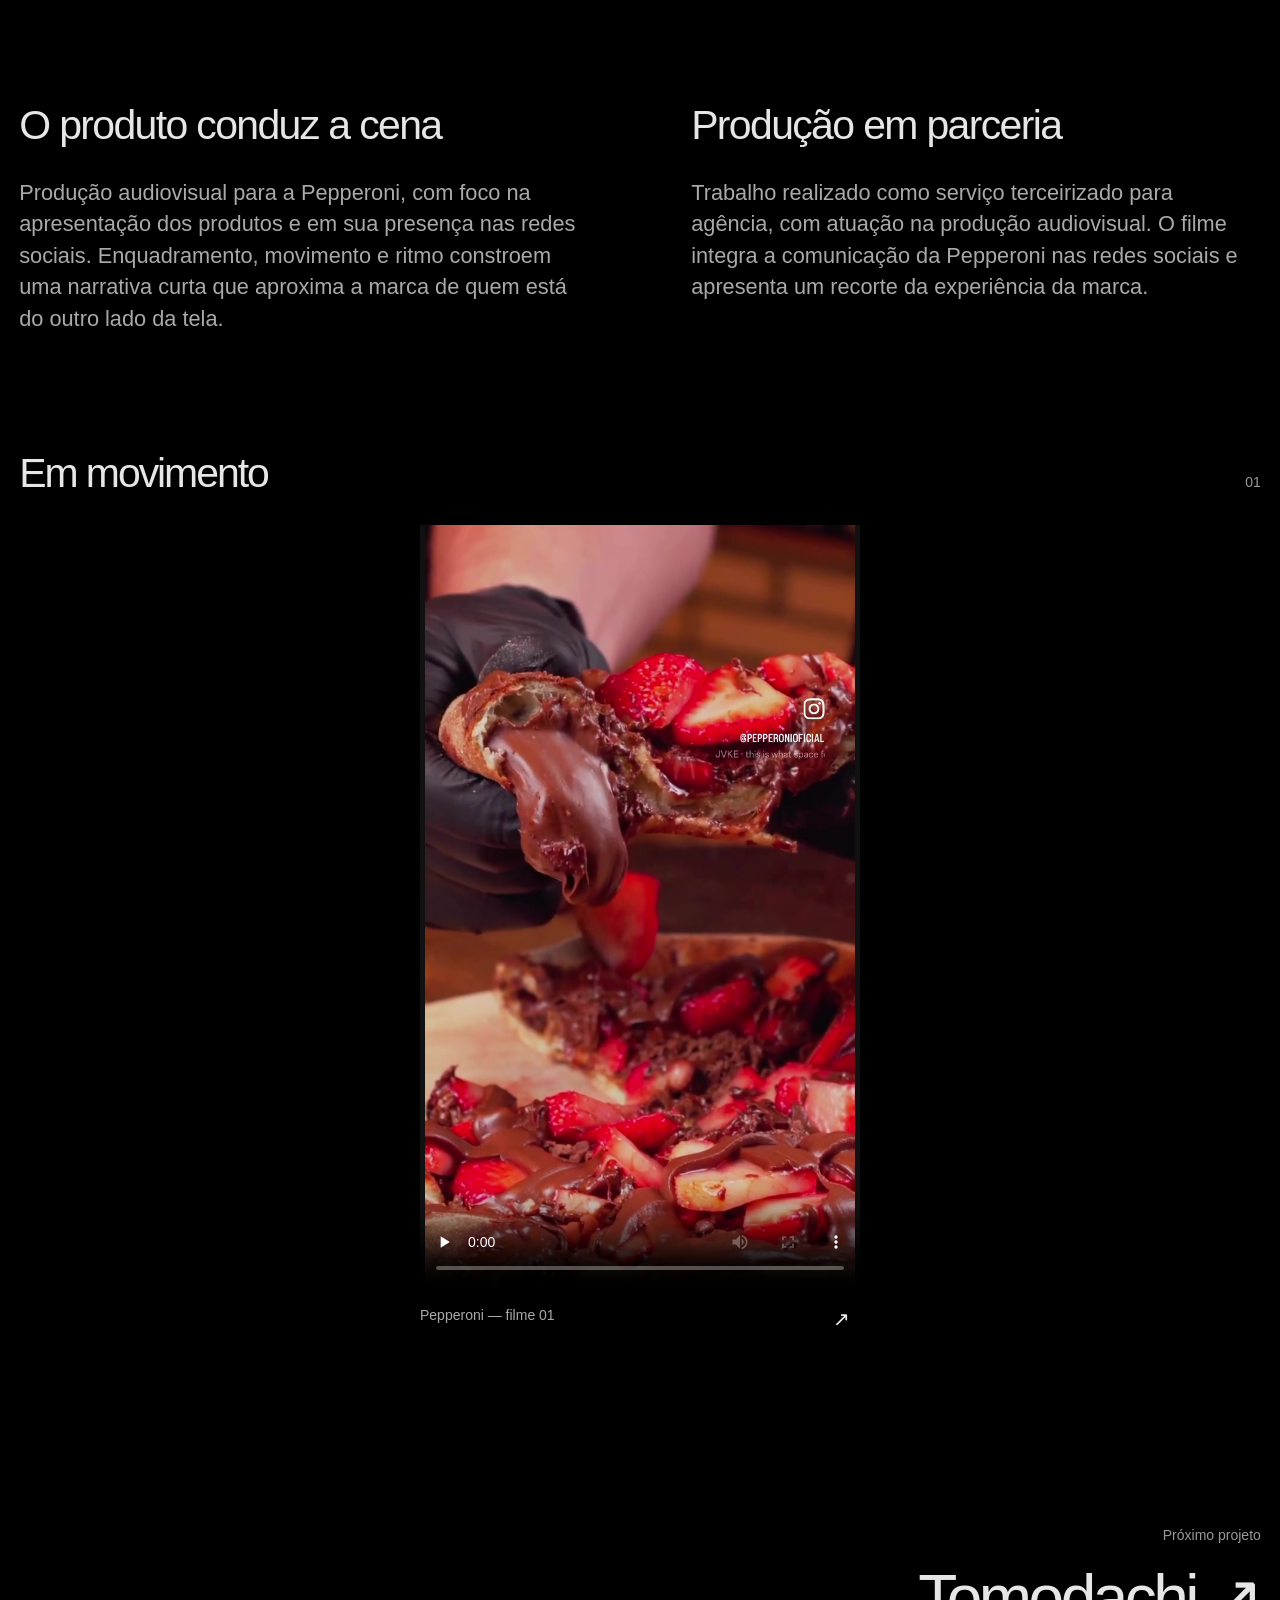
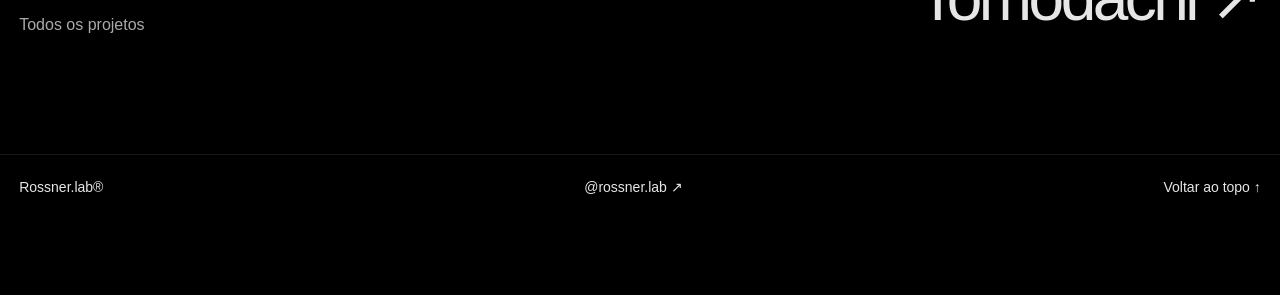
<file: projetos/pepperoni.html>
<!doctype html><html lang="pt-BR"><head><meta charset="utf-8"><meta name="viewport" content="width=device-width,initial-scale=1"><meta name="color-scheme" content="dark"><title>Pepperoni — Rossner.lab®</title><meta name="description" content="A experiência gastronômica em movimento, com imagens pensadas para despertar interesse pelo produto."><link rel="icon" type="image/svg+xml" href="data:image/svg+xml,%3Csvg xmlns='http://www.w3.org/2000/svg' viewBox='0 0 32 32'%3E%3Crect width='32' height='32'/%3E%3Ctext x='5' y='25' font-family='Arial' font-size='26' fill='%23e6e6e6'%3ER%3C/text%3E%3C/svg%3E"><link rel="stylesheet" href="../styles.css"><link rel="stylesheet" href="../portfolio.css"><link rel="stylesheet" href="../motion.css"><script src="../app.js" defer></script><script src="../motion.js" defer></script></head><body class="case-page"><a class="skip-link" href="#conteudo">Pular para o conteúdo</a><header class="header header-overlay" id="inicio"><a class="brand" href="../index.html" aria-label="Rossner.lab — início">Rossner.lab®</a><span class="asterisk" aria-hidden="true">✳</span><nav aria-label="Navegação principal"><a href="../projetos.html" >Projetos</a><a href="../index.html#sobre">Sobre</a><a href="#contact-dialog" data-contact>Contatos</a></nav></header><main id="conteudo"><section class="case-hero" aria-labelledby="case-title"><img class="case-cover" src="../media/pepperoni/filme-01-capa.jpg" width="720" height="1280" alt="Pepperoni — Audiovisual para redes sociais" fetchpriority="high" style="object-position:50% 50%"><div class="case-hero-title"><h1 id="case-title">Pepperoni</h1><p>2024</p></div><a class="case-scroll" href="#projeto" aria-label="Ler sobre o projeto">↓</a></section><a class="projects-back" href="../projetos.html" data-back-projects>← Projetos</a><section class="case-info" id="projeto"><h2 class="case-statement">A experiência gastronômica em movimento, com imagens pensadas para despertar interesse pelo produto.</h2><dl class="case-facts"><div><dt>Projeto</dt><dd>Audiovisual para redes sociais</dd></div><div><dt>Cliente</dt><dd>Pepperoni</dd></div><div><dt>Ano</dt><dd>2024</dd></div><div><dt>Categorias</dt><dd>Audiovisual</dd></div><div><dt>Atuação</dt><dd>Produção audiovisual</dd></div><div><dt>Colaboração</dt><dd>Produção terceirizada para agência</dd></div></dl></section><section class="case-story" aria-label="Sobre o projeto"><div><h2>O produto conduz a cena</h2><p>Produção audiovisual para a Pepperoni, com foco na apresentação dos produtos e em sua presença nas redes sociais. Enquadramento, movimento e ritmo constroem uma narrativa curta que aproxima a marca de quem está do outro lado da tela.</p></div><div><h2>Produção em parceria</h2><p>Trabalho realizado como serviço terceirizado para agência, com atuação na produção audiovisual. O filme integra a comunicação da Pepperoni nas redes sociais e apresenta um recorte da experiência da marca.</p></div></section><section class="case-films" aria-labelledby="films-title"><div class="gallery-heading"><h2 id="films-title">Em movimento</h2><span>01</span></div><div class="film-grid"><figure class="film film-portrait"><video controls playsinline preload="none" poster="../media/pepperoni/filme-01-capa.jpg" width="720" height="1280" aria-label="Pepperoni — filme 01"><source src="../media/pepperoni/filme-01.mp4" type="video/mp4">Seu navegador não reproduz este vídeo. <a href="../media/pepperoni/filme-01.mp4">Abrir vídeo</a>.</video><figcaption>Pepperoni — filme 01<a href="../media/pepperoni/filme-01.mp4" target="_blank" rel="noopener" aria-label="Abrir Pepperoni — filme 01 em outra aba">↗</a></figcaption></figure></div></section><nav class="case-next" aria-label="Mais projetos"><a href="../projetos.html" data-back-projects>Todos os projetos</a><a class="next-title" href="tomodachi.html"><span>Próximo projeto</span>Tomodachi ↗</a></nav></main><footer><a href="../index.html">Rossner.lab®</a><a class="footer-instagram" href="https://www.instagram.com/rossner.lab/" target="_blank" rel="noopener noreferrer" aria-label="Instagram @rossner.lab (abre em nova aba)">@rossner.lab ↗</a><a href="#inicio">Voltar ao topo ↑</a></footer><dialog id="contact-dialog" aria-labelledby="contact-title"><button class="close-dialog" type="button" aria-label="Fechar">×</button><p class="dialog-eyebrow">Rossner.lab®</p><h2 id="contact-title">Contatos</h2><div class="contact-links">
      <a href="tel:+5551996176951"><span>Telefone</span>51 99617-6951</a>
      <a href="mailto:rossnerguilherme@gmail.com"><span>E-mail</span>rossnerguilherme@gmail.com</a>
    </div><button class="back-button" type="button">Voltar</button></dialog><dialog class="lightbox" id="image-lightbox" aria-label="Visualização ampliada"><button type="button" class="close-dialog" data-close-lightbox aria-label="Fechar imagem">×</button><button type="button" class="lightbox-prev" aria-label="Imagem anterior">←</button><figure><img id="lightbox-image" alt=""><figcaption id="lightbox-caption"></figcaption></figure><button type="button" class="lightbox-next" aria-label="Próxima imagem">→</button><span class="lightbox-count" aria-live="polite"></span></dialog></body></html>
</file>
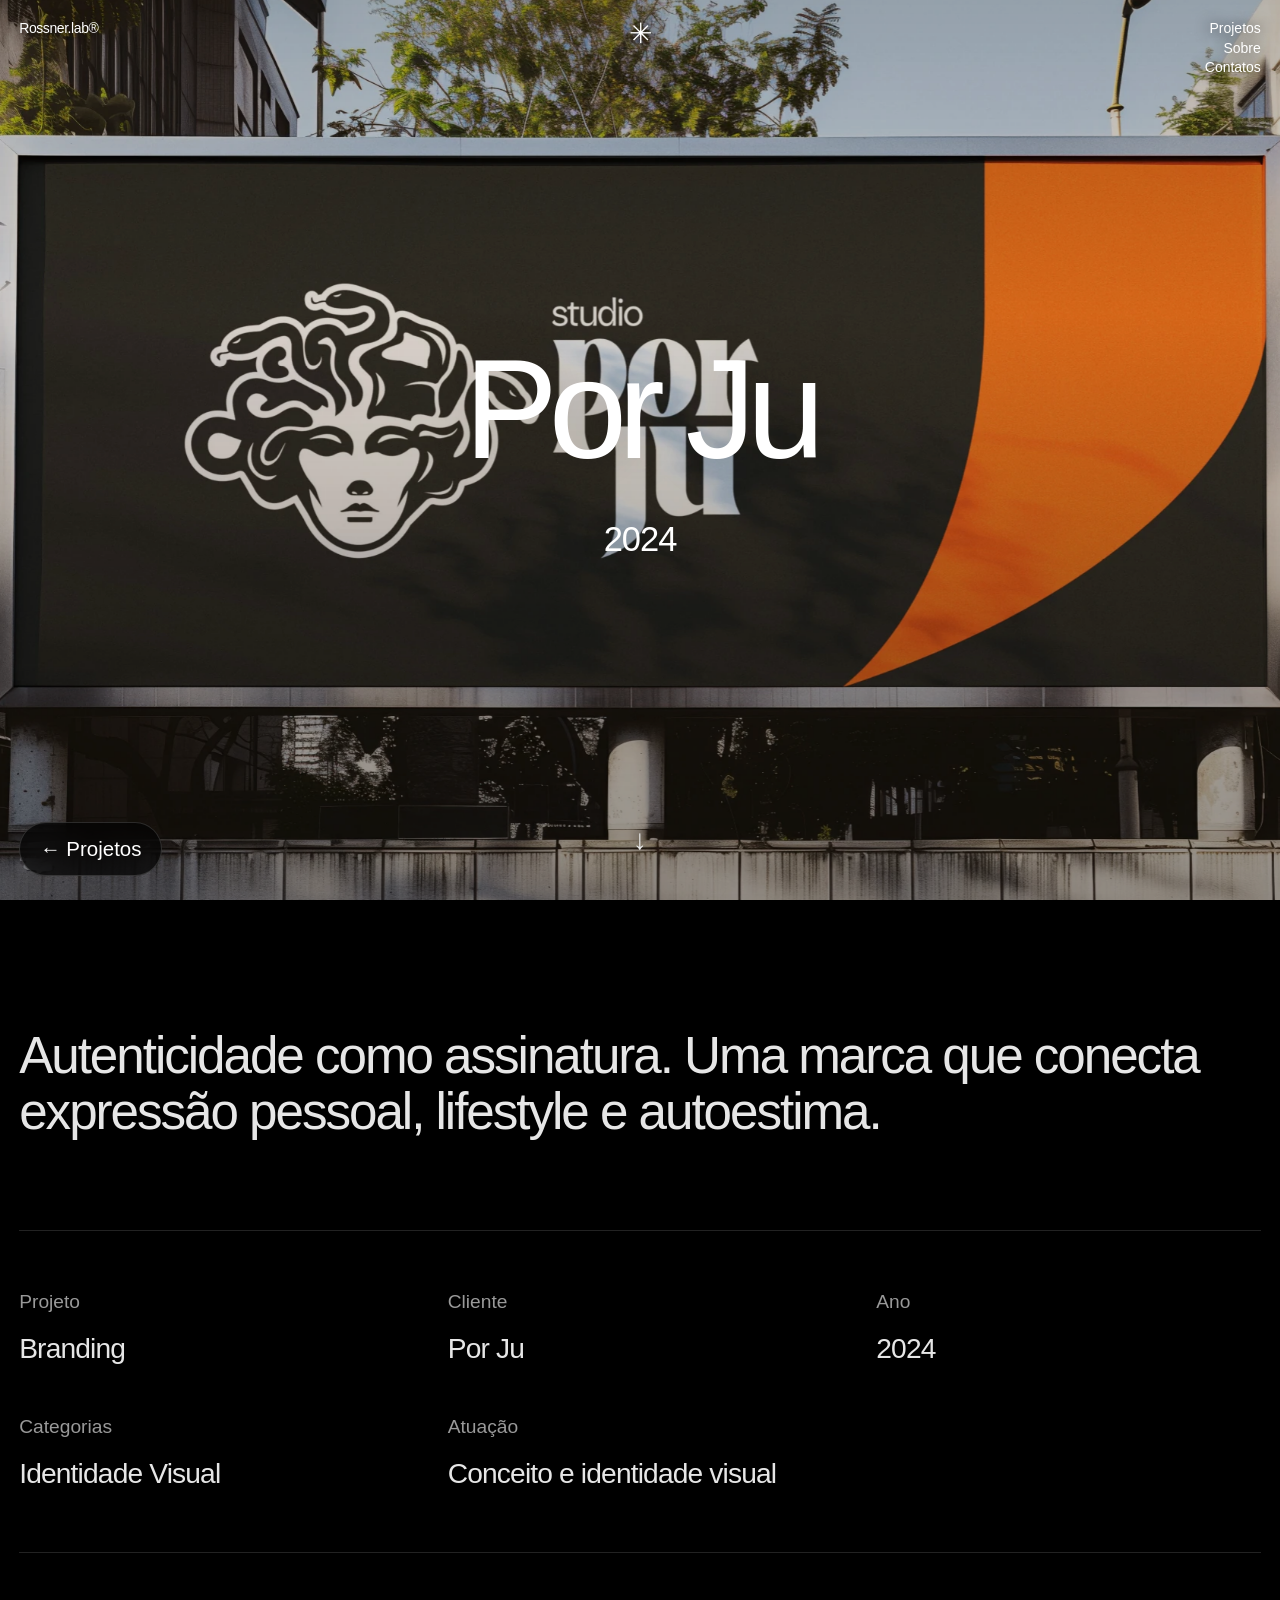
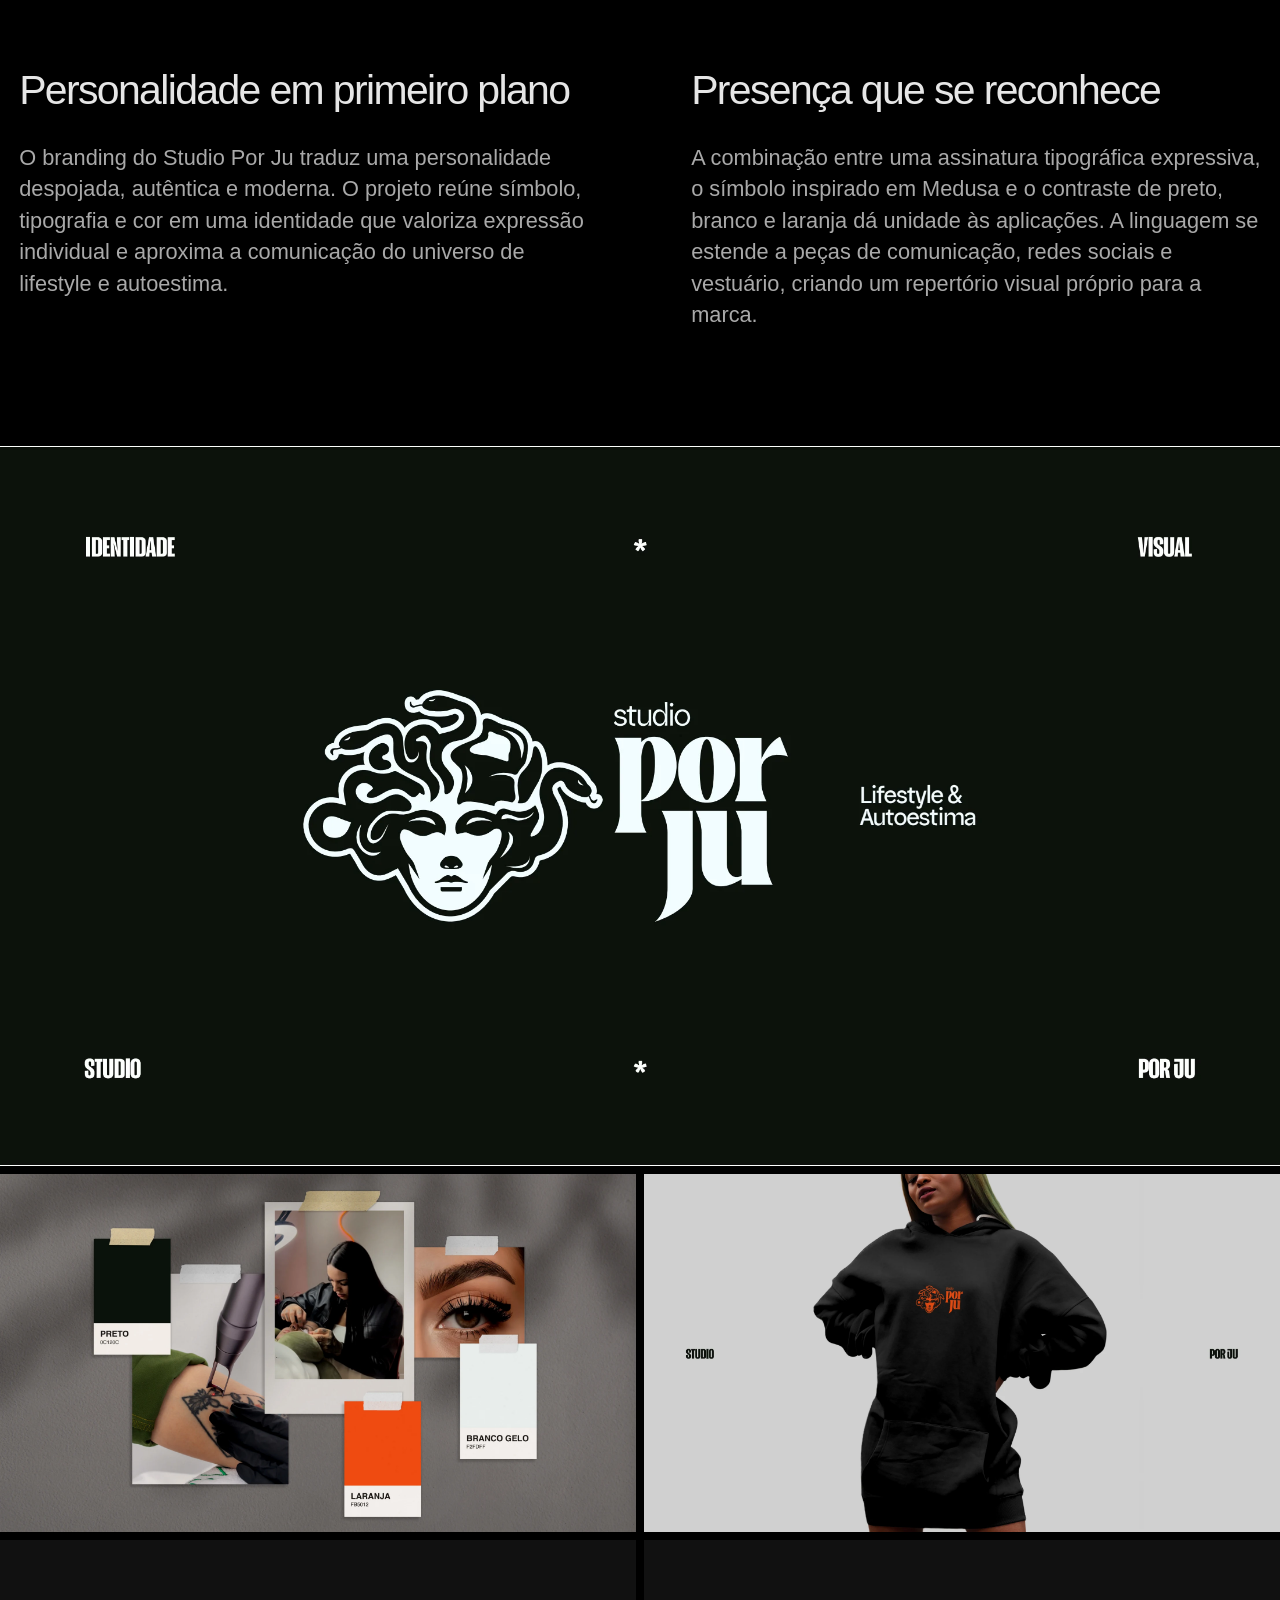
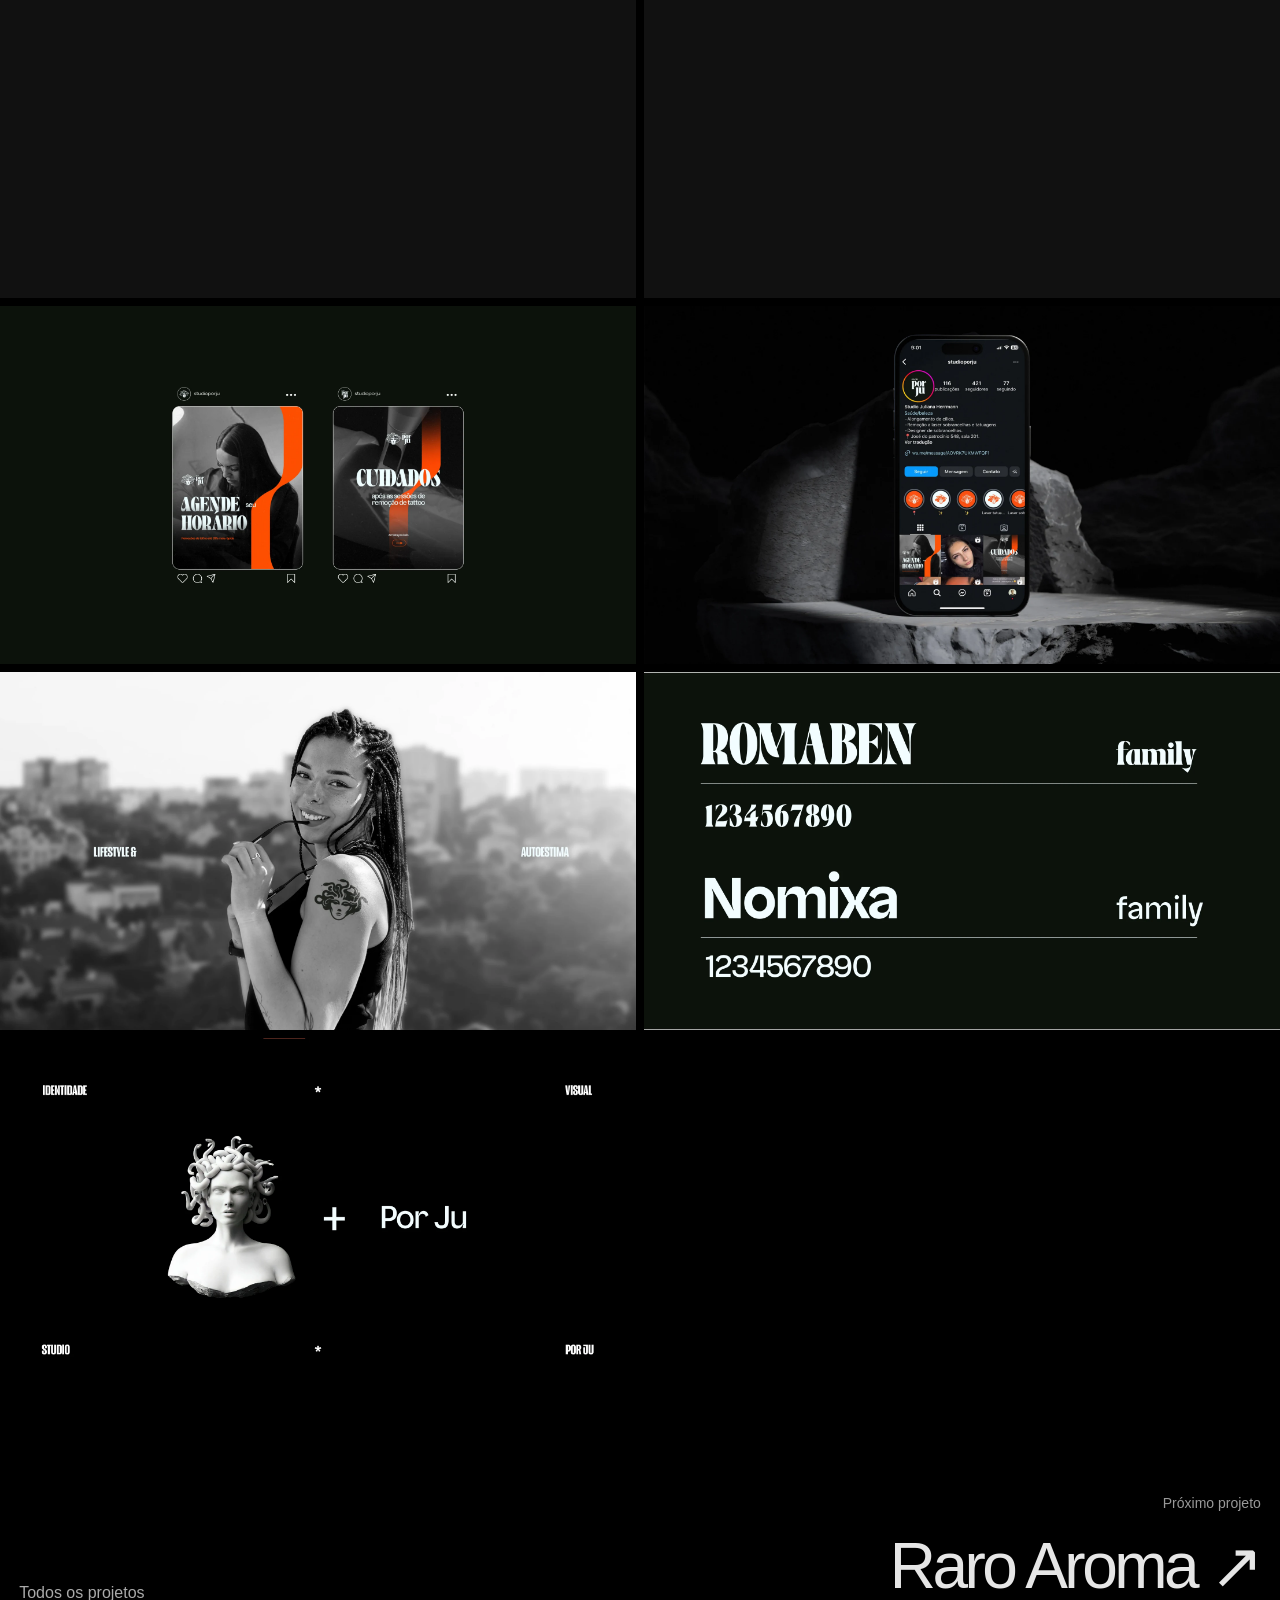
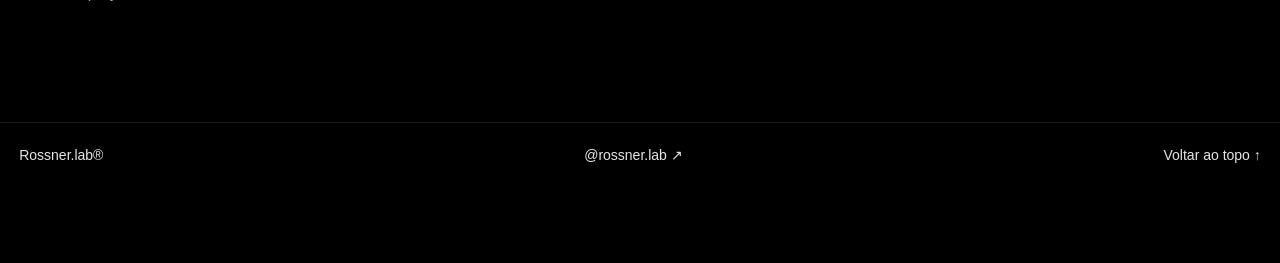
<file: projetos/por-ju.html>
<!doctype html><html lang="pt-BR"><head><meta charset="utf-8"><meta name="viewport" content="width=device-width,initial-scale=1"><meta name="color-scheme" content="dark"><title>Por Ju — Rossner.lab®</title><meta name="description" content="Autenticidade como assinatura. Uma marca que conecta expressão pessoal, lifestyle e autoestima."><link rel="icon" type="image/svg+xml" href="data:image/svg+xml,%3Csvg xmlns='http://www.w3.org/2000/svg' viewBox='0 0 32 32'%3E%3Crect width='32' height='32'/%3E%3Ctext x='5' y='25' font-family='Arial' font-size='26' fill='%23e6e6e6'%3ER%3C/text%3E%3C/svg%3E"><link rel="stylesheet" href="../styles.css"><link rel="stylesheet" href="../portfolio.css"><link rel="stylesheet" href="../motion.css"><script src="../app.js" defer></script><script src="../motion.js" defer></script></head><body class="case-page"><a class="skip-link" href="#conteudo">Pular para o conteúdo</a><header class="header header-overlay" id="inicio"><a class="brand" href="../index.html" aria-label="Rossner.lab — início">Rossner.lab®</a><span class="asterisk" aria-hidden="true">✳</span><nav aria-label="Navegação principal"><a href="../projetos.html" >Projetos</a><a href="../index.html#sobre">Sobre</a><a href="#contact-dialog" data-contact>Contatos</a></nav></header><main id="conteudo"><section class="case-hero" aria-labelledby="case-title"><img class="case-cover" src="../media/por-ju/prancha-05.webp" width="2200" height="1238" alt="Por Ju — Branding" fetchpriority="high" style="object-position:50% 50%"><div class="case-hero-title"><h1 id="case-title">Por Ju</h1><p>2024</p></div><a class="case-scroll" href="#projeto" aria-label="Ler sobre o projeto">↓</a></section><a class="projects-back" href="../projetos.html" data-back-projects>← Projetos</a><section class="case-info" id="projeto"><h2 class="case-statement">Autenticidade como assinatura. Uma marca que conecta expressão pessoal, lifestyle e autoestima.</h2><dl class="case-facts"><div><dt>Projeto</dt><dd>Branding</dd></div><div><dt>Cliente</dt><dd>Por Ju</dd></div><div><dt>Ano</dt><dd>2024</dd></div><div><dt>Categorias</dt><dd>Identidade Visual</dd></div><div><dt>Atuação</dt><dd>Conceito e identidade visual</dd></div></dl></section><section class="case-story" aria-label="Sobre o projeto"><div><h2>Personalidade em primeiro plano</h2><p>O branding do Studio Por Ju traduz uma personalidade despojada, autêntica e moderna. O projeto reúne símbolo, tipografia e cor em uma identidade que valoriza expressão individual e aproxima a comunicação do universo de lifestyle e autoestima.</p></div><div><h2>Presença que se reconhece</h2><p>A combinação entre uma assinatura tipográfica expressiva, o símbolo inspirado em Medusa e o contraste de preto, branco e laranja dá unidade às aplicações. A linguagem se estende a peças de comunicação, redes sociais e vestuário, criando um repertório visual próprio para a marca.</p></div></section><section class="case-gallery " aria-label="Galeria de Por Ju"><figure class="gallery-item gallery-wide"><button class="gallery-image" type="button" data-lightbox aria-label="Ampliar: Assinatura Studio Por Ju com símbolo e conceito"><img src="../media/por-ju/prancha-13.webp" width="2200" height="1238" alt="Assinatura Studio Por Ju com símbolo e conceito" loading="lazy" decoding="async"><span class="enlarge-icon" aria-hidden="true">↗</span></button></figure><figure class="gallery-item "><button class="gallery-image" type="button" data-lightbox aria-label="Ampliar: Paleta e referências visuais do Studio Por Ju"><img src="../media/por-ju/prancha-04.webp" width="2200" height="1238" alt="Paleta e referências visuais do Studio Por Ju" loading="lazy" decoding="async"><span class="enlarge-icon" aria-hidden="true">↗</span></button></figure><figure class="gallery-item "><button class="gallery-image" type="button" data-lightbox aria-label="Ampliar: Aplicação Por Ju em moletom preto"><img src="../media/por-ju/prancha-06.webp" width="2200" height="1238" alt="Aplicação Por Ju em moletom preto" loading="lazy" decoding="async"><span class="enlarge-icon" aria-hidden="true">↗</span></button></figure><figure class="gallery-item "><button class="gallery-image" type="button" data-lightbox aria-label="Ampliar: Aplicação do símbolo em camiseta laranja"><img src="../media/por-ju/prancha-07.webp" width="2200" height="1238" alt="Aplicação do símbolo em camiseta laranja" loading="lazy" decoding="async"><span class="enlarge-icon" aria-hidden="true">↗</span></button></figure><figure class="gallery-item "><button class="gallery-image" type="button" data-lightbox aria-label="Ampliar: Construção da assinatura Studio Por Ju"><img src="../media/por-ju/prancha-08.webp" width="2200" height="1238" alt="Construção da assinatura Studio Por Ju" loading="lazy" decoding="async"><span class="enlarge-icon" aria-hidden="true">↗</span></button></figure><figure class="gallery-item "><button class="gallery-image" type="button" data-lightbox aria-label="Ampliar: Peças de comunicação para redes sociais"><img src="../media/por-ju/prancha-09.webp" width="2200" height="1238" alt="Peças de comunicação para redes sociais" loading="lazy" decoding="async"><span class="enlarge-icon" aria-hidden="true">↗</span></button></figure><figure class="gallery-item "><button class="gallery-image" type="button" data-lightbox aria-label="Ampliar: Aplicação da identidade no perfil da marca"><img src="../media/por-ju/prancha-10.webp" width="2200" height="1238" alt="Aplicação da identidade no perfil da marca" loading="lazy" decoding="async"><span class="enlarge-icon" aria-hidden="true">↗</span></button></figure><figure class="gallery-item "><button class="gallery-image" type="button" data-lightbox aria-label="Ampliar: Universo visual de lifestyle e autoestima"><img src="../media/por-ju/prancha-11.webp" width="2200" height="1238" alt="Universo visual de lifestyle e autoestima" loading="lazy" decoding="async"><span class="enlarge-icon" aria-hidden="true">↗</span></button></figure><figure class="gallery-item "><button class="gallery-image" type="button" data-lightbox aria-label="Ampliar: Famílias tipográficas da identidade Por Ju"><img src="../media/por-ju/prancha-12.webp" width="2200" height="1238" alt="Famílias tipográficas da identidade Por Ju" loading="lazy" decoding="async"><span class="enlarge-icon" aria-hidden="true">↗</span></button></figure><figure class="gallery-item "><button class="gallery-image" type="button" data-lightbox aria-label="Ampliar: Conceito do símbolo inspirado em Medusa"><img src="../media/por-ju/prancha-03.webp" width="2200" height="1238" alt="Conceito do símbolo inspirado em Medusa" loading="lazy" decoding="async"><span class="enlarge-icon" aria-hidden="true">↗</span></button></figure></section><nav class="case-next" aria-label="Mais projetos"><a href="../projetos.html" data-back-projects>Todos os projetos</a><a class="next-title" href="raro-aroma.html"><span>Próximo projeto</span>Raro Aroma ↗</a></nav></main><footer><a href="../index.html">Rossner.lab®</a><a class="footer-instagram" href="https://www.instagram.com/rossner.lab/" target="_blank" rel="noopener noreferrer" aria-label="Instagram @rossner.lab (abre em nova aba)">@rossner.lab ↗</a><a href="#inicio">Voltar ao topo ↑</a></footer><dialog id="contact-dialog" aria-labelledby="contact-title"><button class="close-dialog" type="button" aria-label="Fechar">×</button><p class="dialog-eyebrow">Rossner.lab®</p><h2 id="contact-title">Contatos</h2><div class="contact-links">
      <a href="tel:+5551996176951"><span>Telefone</span>51 99617-6951</a>
      <a href="mailto:rossnerguilherme@gmail.com"><span>E-mail</span>rossnerguilherme@gmail.com</a>
    </div><button class="back-button" type="button">Voltar</button></dialog><dialog class="lightbox" id="image-lightbox" aria-label="Visualização ampliada"><button type="button" class="close-dialog" data-close-lightbox aria-label="Fechar imagem">×</button><button type="button" class="lightbox-prev" aria-label="Imagem anterior">←</button><figure><img id="lightbox-image" alt=""><figcaption id="lightbox-caption"></figcaption></figure><button type="button" class="lightbox-next" aria-label="Próxima imagem">→</button><span class="lightbox-count" aria-live="polite"></span></dialog></body></html>
</file>
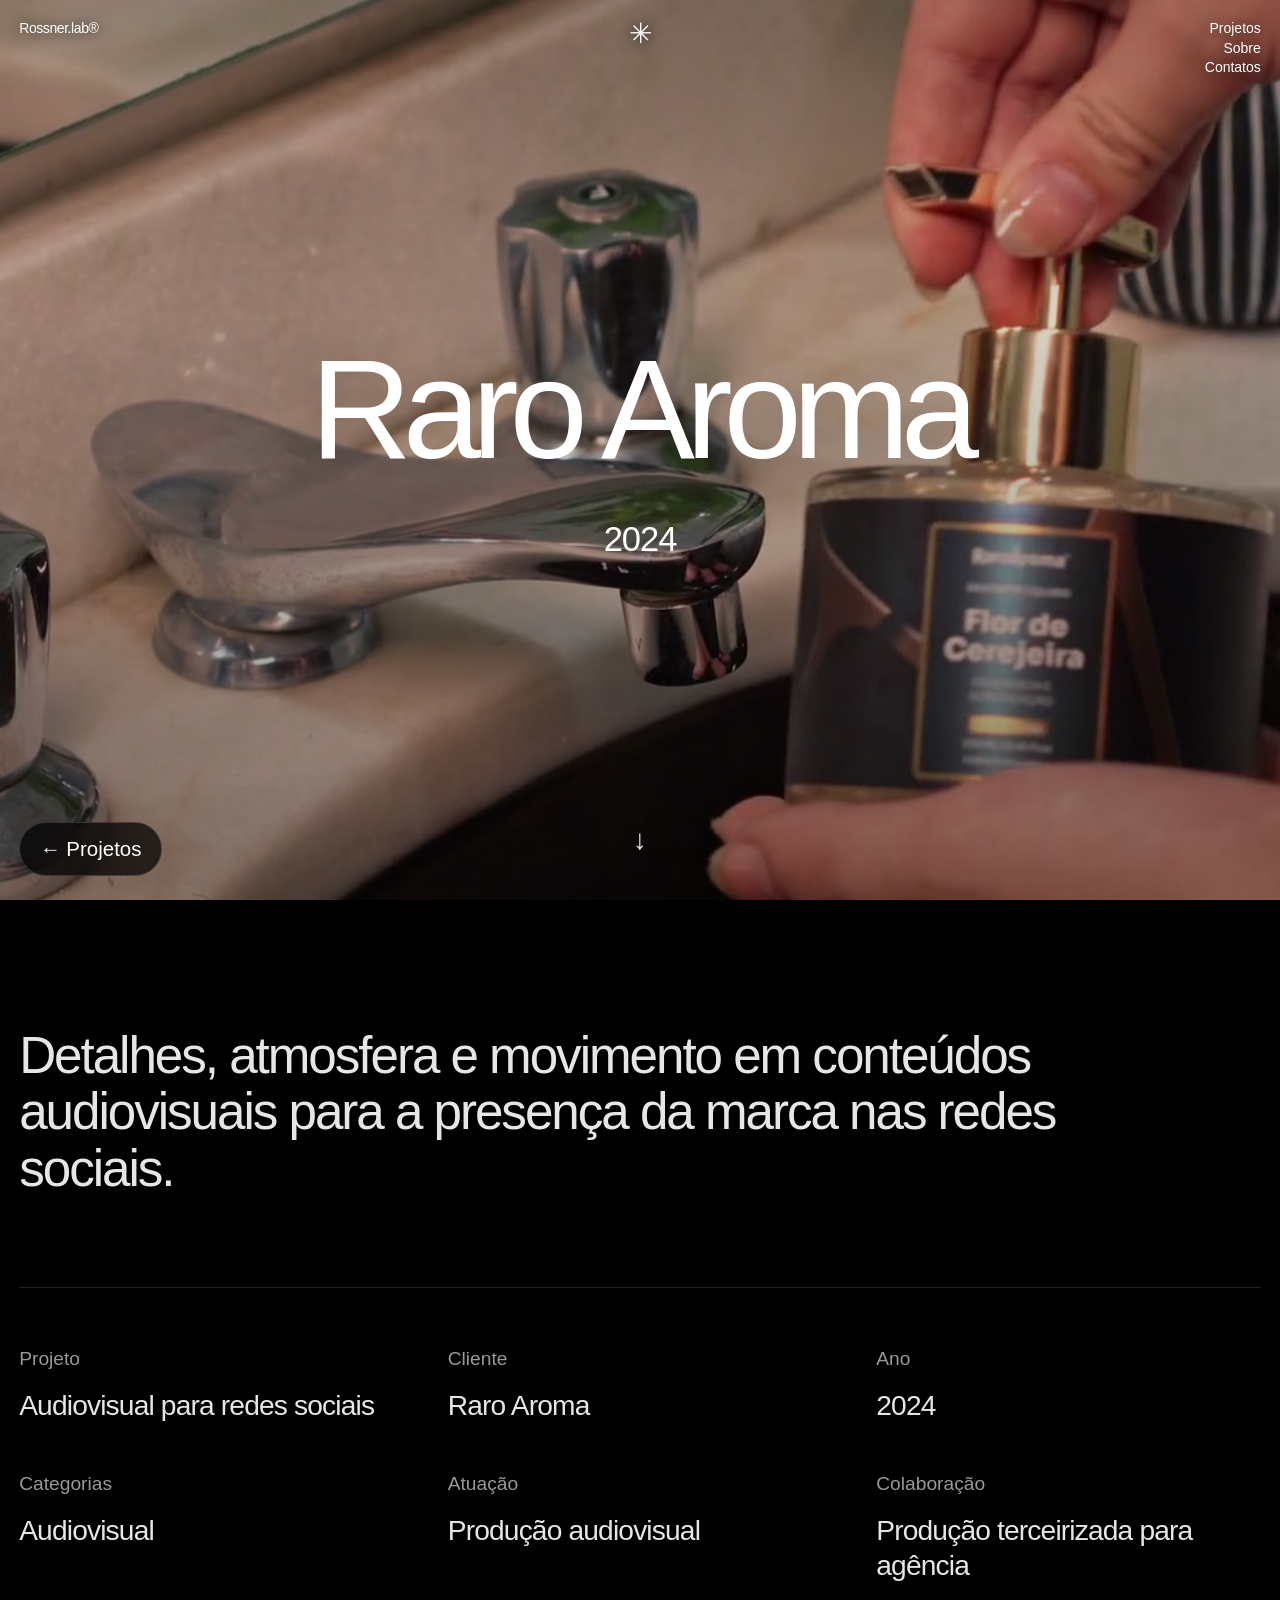
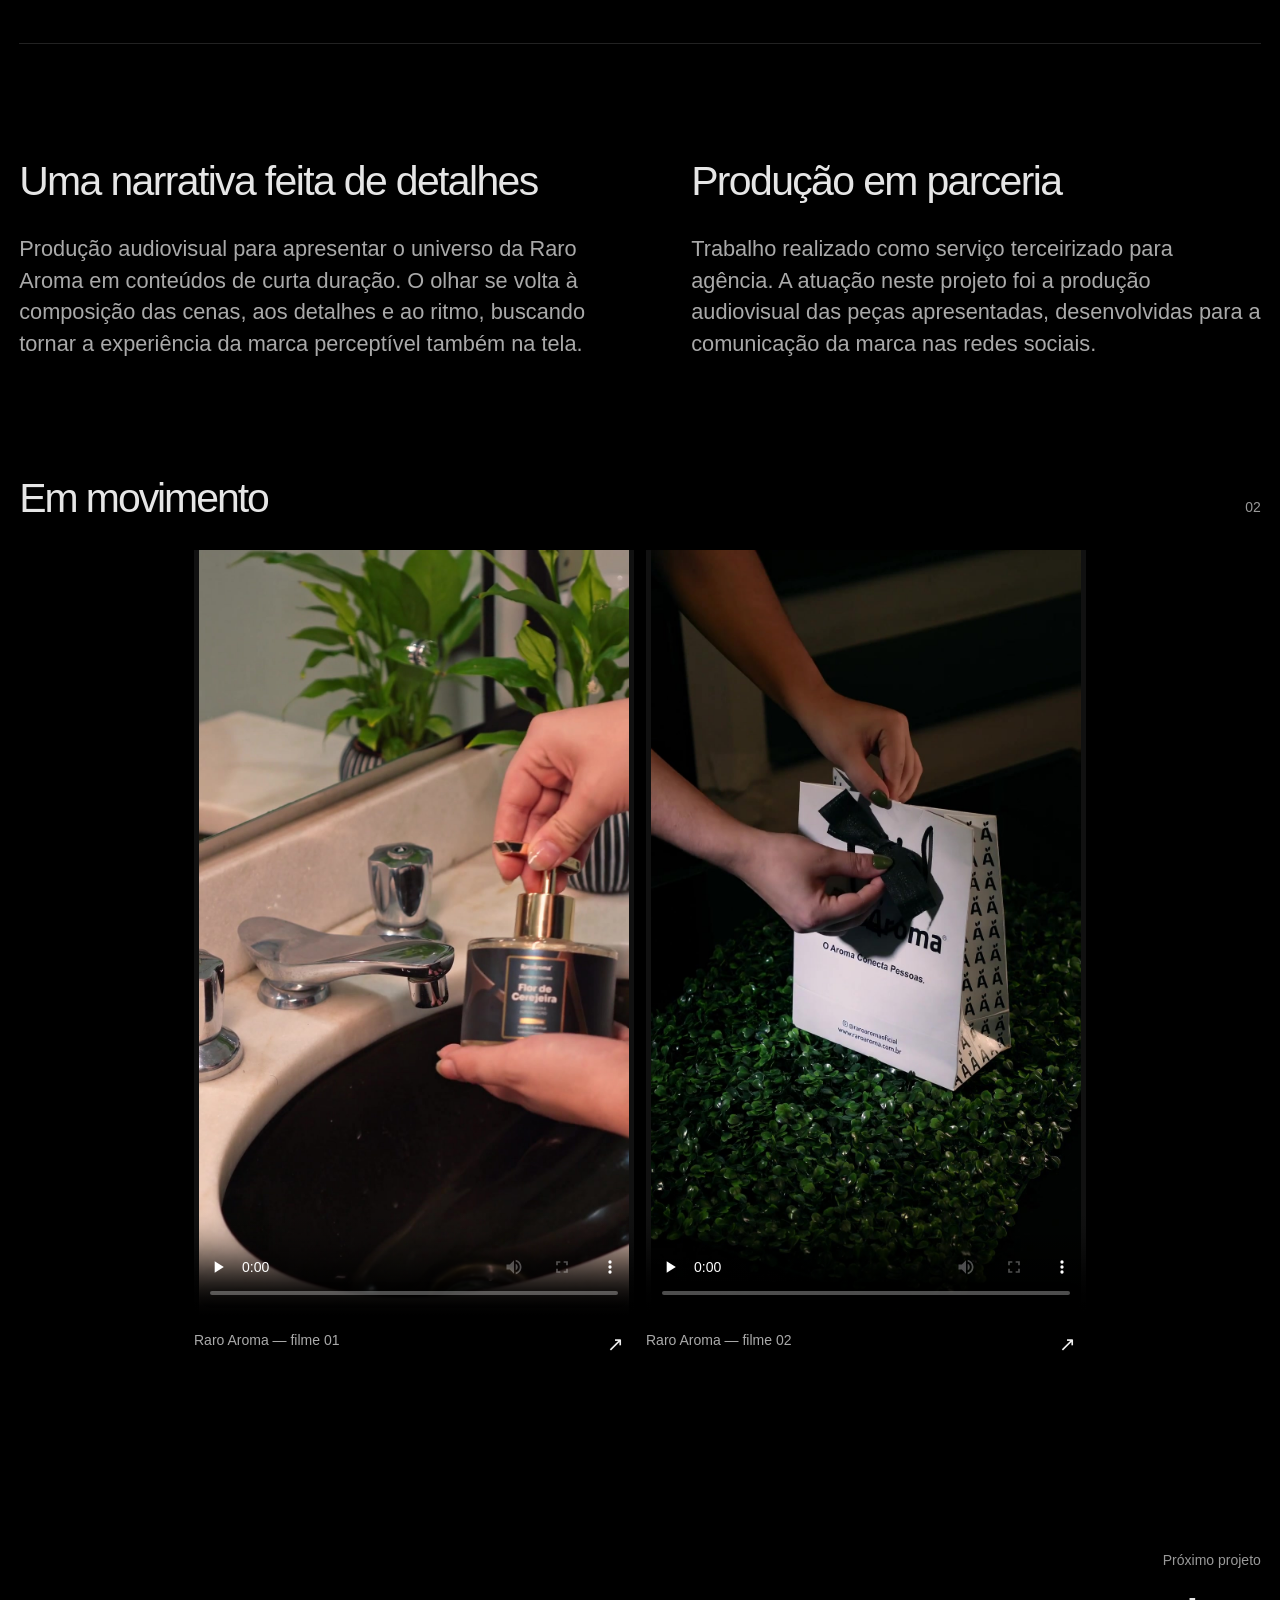
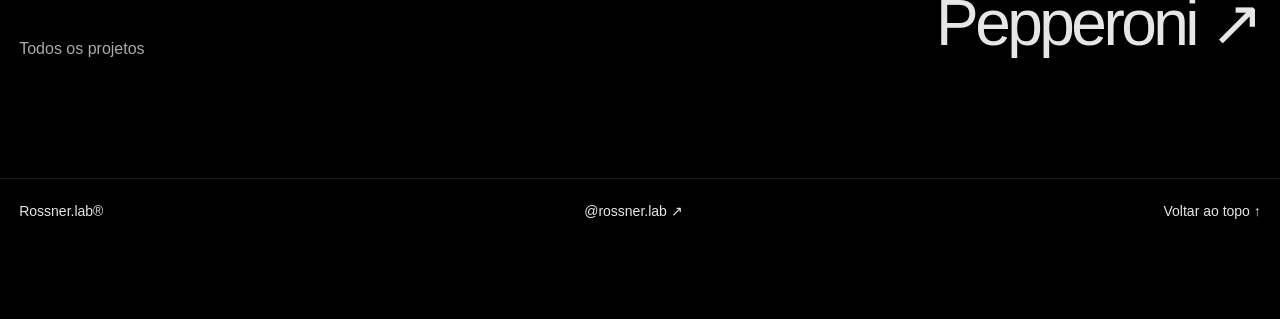
<file: projetos/raro-aroma.html>
<!doctype html><html lang="pt-BR"><head><meta charset="utf-8"><meta name="viewport" content="width=device-width,initial-scale=1"><meta name="color-scheme" content="dark"><title>Raro Aroma — Rossner.lab®</title><meta name="description" content="Detalhes, atmosfera e movimento em conteúdos audiovisuais para a presença da marca nas redes sociais."><link rel="icon" type="image/svg+xml" href="data:image/svg+xml,%3Csvg xmlns='http://www.w3.org/2000/svg' viewBox='0 0 32 32'%3E%3Crect width='32' height='32'/%3E%3Ctext x='5' y='25' font-family='Arial' font-size='26' fill='%23e6e6e6'%3ER%3C/text%3E%3C/svg%3E"><link rel="stylesheet" href="../styles.css"><link rel="stylesheet" href="../portfolio.css"><link rel="stylesheet" href="../motion.css"><script src="../app.js" defer></script><script src="../motion.js" defer></script></head><body class="case-page"><a class="skip-link" href="#conteudo">Pular para o conteúdo</a><header class="header header-overlay" id="inicio"><a class="brand" href="../index.html" aria-label="Rossner.lab — início">Rossner.lab®</a><span class="asterisk" aria-hidden="true">✳</span><nav aria-label="Navegação principal"><a href="../projetos.html" >Projetos</a><a href="../index.html#sobre">Sobre</a><a href="#contact-dialog" data-contact>Contatos</a></nav></header><main id="conteudo"><section class="case-hero" aria-labelledby="case-title"><img class="case-cover" src="../media/raro-aroma/filme-01-capa.jpg" width="1080" height="1920" alt="Raro Aroma — Audiovisual para redes sociais" fetchpriority="high" style="object-position:50% 50%"><div class="case-hero-title"><h1 id="case-title">Raro Aroma</h1><p>2024</p></div><a class="case-scroll" href="#projeto" aria-label="Ler sobre o projeto">↓</a></section><a class="projects-back" href="../projetos.html" data-back-projects>← Projetos</a><section class="case-info" id="projeto"><h2 class="case-statement">Detalhes, atmosfera e movimento em conteúdos audiovisuais para a presença da marca nas redes sociais.</h2><dl class="case-facts"><div><dt>Projeto</dt><dd>Audiovisual para redes sociais</dd></div><div><dt>Cliente</dt><dd>Raro Aroma</dd></div><div><dt>Ano</dt><dd>2024</dd></div><div><dt>Categorias</dt><dd>Audiovisual</dd></div><div><dt>Atuação</dt><dd>Produção audiovisual</dd></div><div><dt>Colaboração</dt><dd>Produção terceirizada para agência</dd></div></dl></section><section class="case-story" aria-label="Sobre o projeto"><div><h2>Uma narrativa feita de detalhes</h2><p>Produção audiovisual para apresentar o universo da Raro Aroma em conteúdos de curta duração. O olhar se volta à composição das cenas, aos detalhes e ao ritmo, buscando tornar a experiência da marca perceptível também na tela.</p></div><div><h2>Produção em parceria</h2><p>Trabalho realizado como serviço terceirizado para agência. A atuação neste projeto foi a produção audiovisual das peças apresentadas, desenvolvidas para a comunicação da marca nas redes sociais.</p></div></section><section class="case-films" aria-labelledby="films-title"><div class="gallery-heading"><h2 id="films-title">Em movimento</h2><span>02</span></div><div class="film-grid"><figure class="film film-portrait"><video controls playsinline preload="none" poster="../media/raro-aroma/filme-01-capa.jpg" width="1080" height="1920" aria-label="Raro Aroma — filme 01"><source src="../media/raro-aroma/filme-01.mp4" type="video/mp4">Seu navegador não reproduz este vídeo. <a href="../media/raro-aroma/filme-01.mp4">Abrir vídeo</a>.</video><figcaption>Raro Aroma — filme 01<a href="../media/raro-aroma/filme-01.mp4" target="_blank" rel="noopener" aria-label="Abrir Raro Aroma — filme 01 em outra aba">↗</a></figcaption></figure><figure class="film film-portrait"><video controls playsinline preload="none" poster="../media/raro-aroma/filme-02-capa.jpg" width="1080" height="1920" aria-label="Raro Aroma — filme 02"><source src="../media/raro-aroma/filme-02.mp4" type="video/mp4">Seu navegador não reproduz este vídeo. <a href="../media/raro-aroma/filme-02.mp4">Abrir vídeo</a>.</video><figcaption>Raro Aroma — filme 02<a href="../media/raro-aroma/filme-02.mp4" target="_blank" rel="noopener" aria-label="Abrir Raro Aroma — filme 02 em outra aba">↗</a></figcaption></figure></div></section><nav class="case-next" aria-label="Mais projetos"><a href="../projetos.html" data-back-projects>Todos os projetos</a><a class="next-title" href="pepperoni.html"><span>Próximo projeto</span>Pepperoni ↗</a></nav></main><footer><a href="../index.html">Rossner.lab®</a><a class="footer-instagram" href="https://www.instagram.com/rossner.lab/" target="_blank" rel="noopener noreferrer" aria-label="Instagram @rossner.lab (abre em nova aba)">@rossner.lab ↗</a><a href="#inicio">Voltar ao topo ↑</a></footer><dialog id="contact-dialog" aria-labelledby="contact-title"><button class="close-dialog" type="button" aria-label="Fechar">×</button><p class="dialog-eyebrow">Rossner.lab®</p><h2 id="contact-title">Contatos</h2><div class="contact-links">
      <a href="tel:+5551996176951"><span>Telefone</span>51 99617-6951</a>
      <a href="mailto:rossnerguilherme@gmail.com"><span>E-mail</span>rossnerguilherme@gmail.com</a>
    </div><button class="back-button" type="button">Voltar</button></dialog><dialog class="lightbox" id="image-lightbox" aria-label="Visualização ampliada"><button type="button" class="close-dialog" data-close-lightbox aria-label="Fechar imagem">×</button><button type="button" class="lightbox-prev" aria-label="Imagem anterior">←</button><figure><img id="lightbox-image" alt=""><figcaption id="lightbox-caption"></figcaption></figure><button type="button" class="lightbox-next" aria-label="Próxima imagem">→</button><span class="lightbox-count" aria-live="polite"></span></dialog></body></html>
</file>
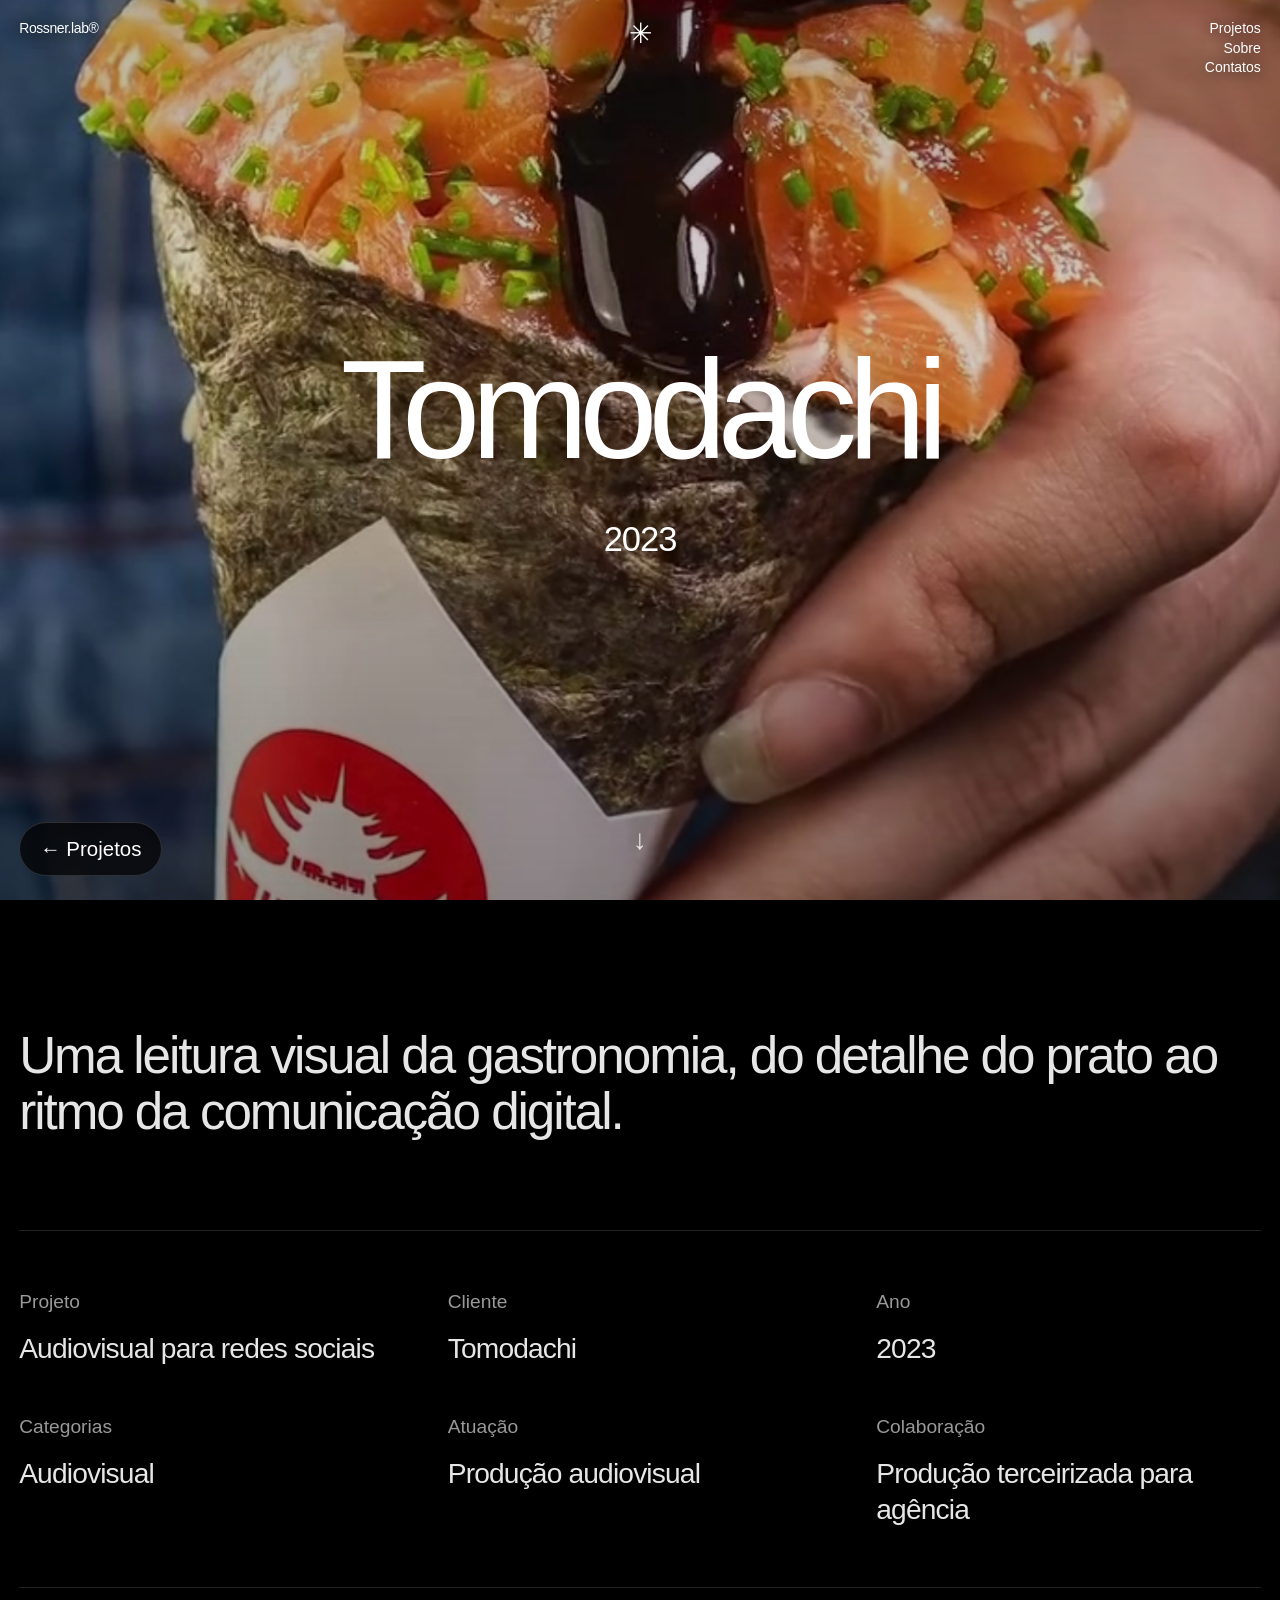
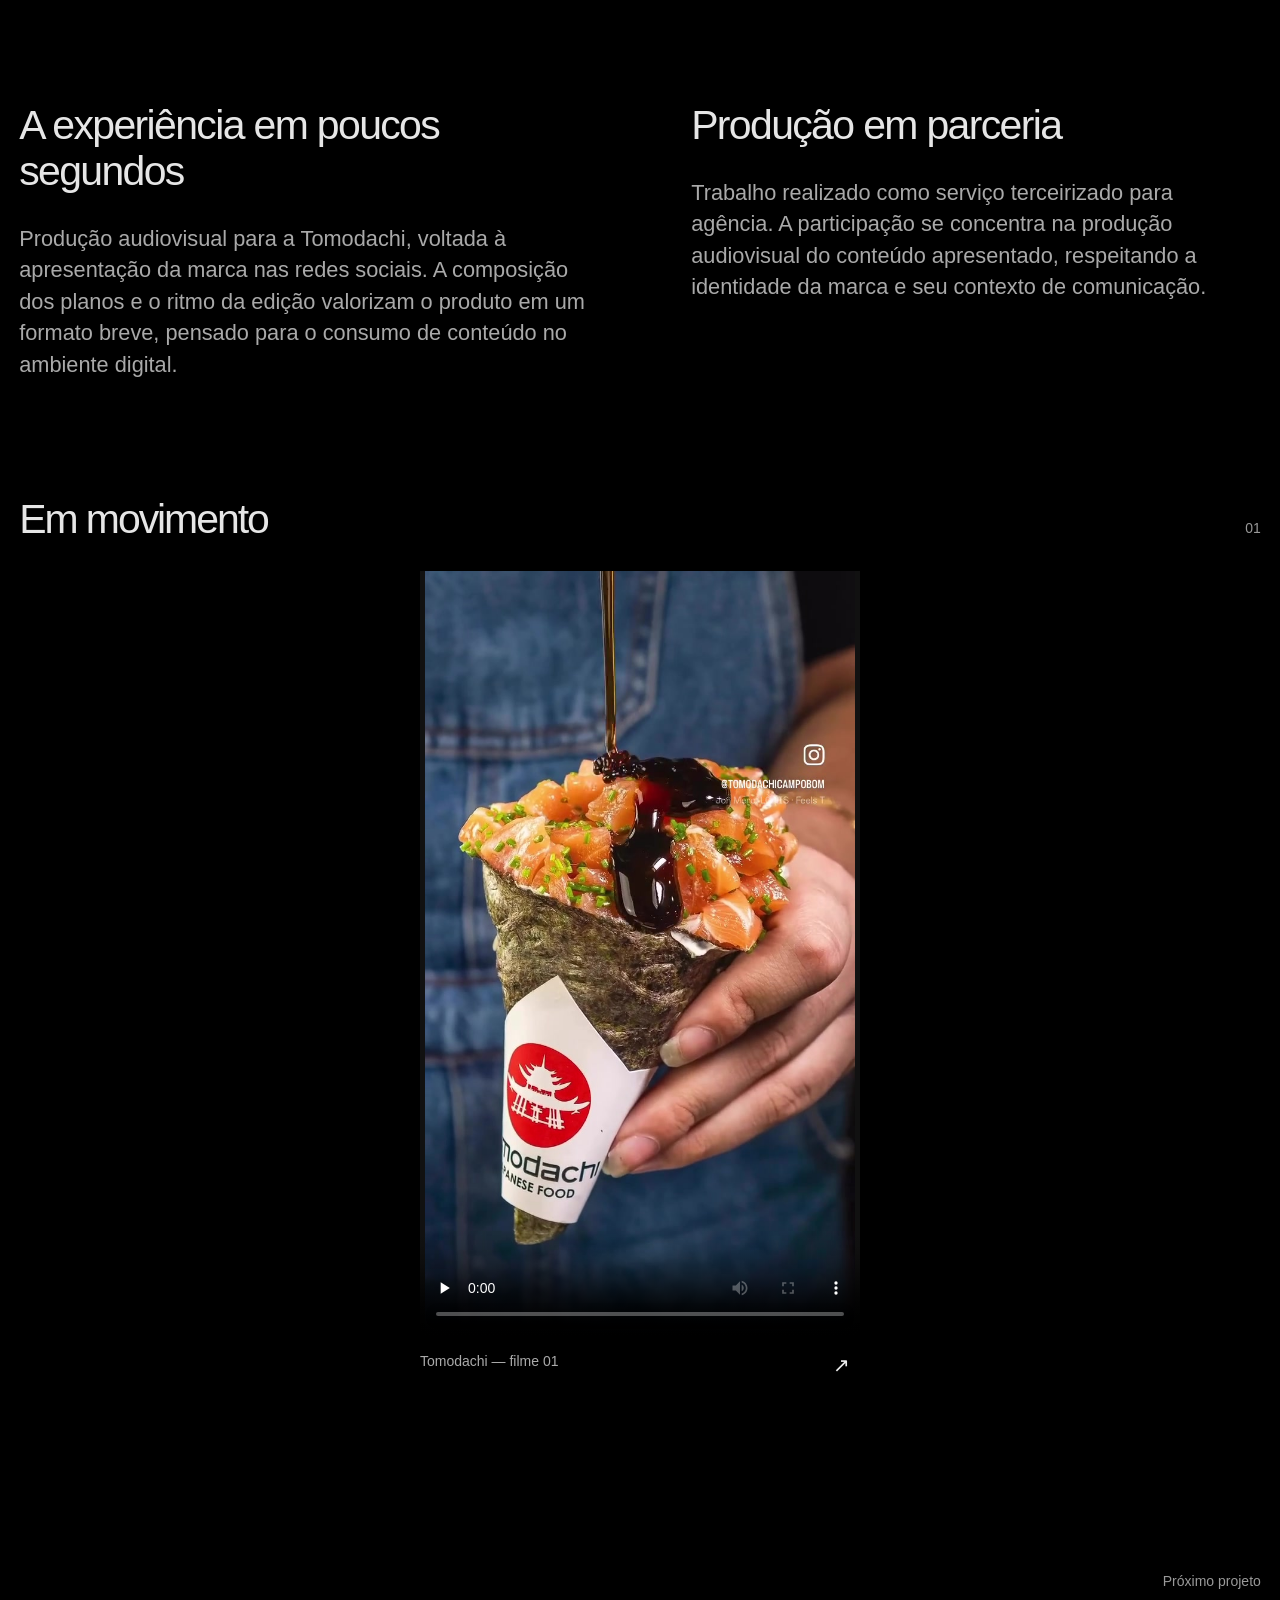
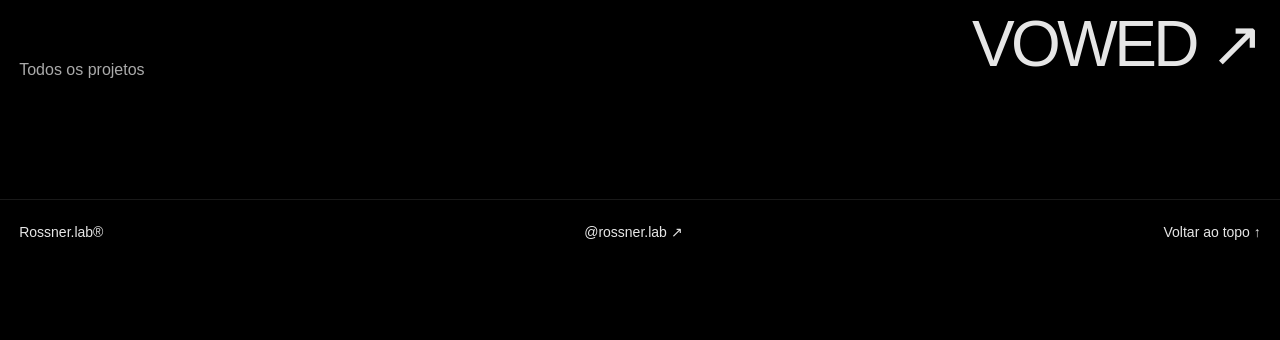
<file: projetos/tomodachi.html>
<!doctype html><html lang="pt-BR"><head><meta charset="utf-8"><meta name="viewport" content="width=device-width,initial-scale=1"><meta name="color-scheme" content="dark"><title>Tomodachi — Rossner.lab®</title><meta name="description" content="Uma leitura visual da gastronomia, do detalhe do prato ao ritmo da comunicação digital."><link rel="icon" type="image/svg+xml" href="data:image/svg+xml,%3Csvg xmlns='http://www.w3.org/2000/svg' viewBox='0 0 32 32'%3E%3Crect width='32' height='32'/%3E%3Ctext x='5' y='25' font-family='Arial' font-size='26' fill='%23e6e6e6'%3ER%3C/text%3E%3C/svg%3E"><link rel="stylesheet" href="../styles.css"><link rel="stylesheet" href="../portfolio.css"><link rel="stylesheet" href="../motion.css"><script src="../app.js" defer></script><script src="../motion.js" defer></script></head><body class="case-page"><a class="skip-link" href="#conteudo">Pular para o conteúdo</a><header class="header header-overlay" id="inicio"><a class="brand" href="../index.html" aria-label="Rossner.lab — início">Rossner.lab®</a><span class="asterisk" aria-hidden="true">✳</span><nav aria-label="Navegação principal"><a href="../projetos.html" >Projetos</a><a href="../index.html#sobre">Sobre</a><a href="#contact-dialog" data-contact>Contatos</a></nav></header><main id="conteudo"><section class="case-hero" aria-labelledby="case-title"><img class="case-cover" src="../media/tomodachi/filme-01-capa.jpg" width="720" height="1280" alt="Tomodachi — Audiovisual para redes sociais" fetchpriority="high" style="object-position:50% 50%"><div class="case-hero-title"><h1 id="case-title">Tomodachi</h1><p>2023</p></div><a class="case-scroll" href="#projeto" aria-label="Ler sobre o projeto">↓</a></section><a class="projects-back" href="../projetos.html" data-back-projects>← Projetos</a><section class="case-info" id="projeto"><h2 class="case-statement">Uma leitura visual da gastronomia, do detalhe do prato ao ritmo da comunicação digital.</h2><dl class="case-facts"><div><dt>Projeto</dt><dd>Audiovisual para redes sociais</dd></div><div><dt>Cliente</dt><dd>Tomodachi</dd></div><div><dt>Ano</dt><dd>2023</dd></div><div><dt>Categorias</dt><dd>Audiovisual</dd></div><div><dt>Atuação</dt><dd>Produção audiovisual</dd></div><div><dt>Colaboração</dt><dd>Produção terceirizada para agência</dd></div></dl></section><section class="case-story" aria-label="Sobre o projeto"><div><h2>A experiência em poucos segundos</h2><p>Produção audiovisual para a Tomodachi, voltada à apresentação da marca nas redes sociais. A composição dos planos e o ritmo da edição valorizam o produto em um formato breve, pensado para o consumo de conteúdo no ambiente digital.</p></div><div><h2>Produção em parceria</h2><p>Trabalho realizado como serviço terceirizado para agência. A participação se concentra na produção audiovisual do conteúdo apresentado, respeitando a identidade da marca e seu contexto de comunicação.</p></div></section><section class="case-films" aria-labelledby="films-title"><div class="gallery-heading"><h2 id="films-title">Em movimento</h2><span>01</span></div><div class="film-grid"><figure class="film film-portrait"><video controls playsinline preload="none" poster="../media/tomodachi/filme-01-capa.jpg" width="720" height="1280" aria-label="Tomodachi — filme 01"><source src="../media/tomodachi/filme-01.mp4" type="video/mp4">Seu navegador não reproduz este vídeo. <a href="../media/tomodachi/filme-01.mp4">Abrir vídeo</a>.</video><figcaption>Tomodachi — filme 01<a href="../media/tomodachi/filme-01.mp4" target="_blank" rel="noopener" aria-label="Abrir Tomodachi — filme 01 em outra aba">↗</a></figcaption></figure></div></section><nav class="case-next" aria-label="Mais projetos"><a href="../projetos.html" data-back-projects>Todos os projetos</a><a class="next-title" href="vowed.html"><span>Próximo projeto</span>VOWED ↗</a></nav></main><footer><a href="../index.html">Rossner.lab®</a><a class="footer-instagram" href="https://www.instagram.com/rossner.lab/" target="_blank" rel="noopener noreferrer" aria-label="Instagram @rossner.lab (abre em nova aba)">@rossner.lab ↗</a><a href="#inicio">Voltar ao topo ↑</a></footer><dialog id="contact-dialog" aria-labelledby="contact-title"><button class="close-dialog" type="button" aria-label="Fechar">×</button><p class="dialog-eyebrow">Rossner.lab®</p><h2 id="contact-title">Contatos</h2><div class="contact-links">
      <a href="tel:+5551996176951"><span>Telefone</span>51 99617-6951</a>
      <a href="mailto:rossnerguilherme@gmail.com"><span>E-mail</span>rossnerguilherme@gmail.com</a>
    </div><button class="back-button" type="button">Voltar</button></dialog><dialog class="lightbox" id="image-lightbox" aria-label="Visualização ampliada"><button type="button" class="close-dialog" data-close-lightbox aria-label="Fechar imagem">×</button><button type="button" class="lightbox-prev" aria-label="Imagem anterior">←</button><figure><img id="lightbox-image" alt=""><figcaption id="lightbox-caption"></figcaption></figure><button type="button" class="lightbox-next" aria-label="Próxima imagem">→</button><span class="lightbox-count" aria-live="polite"></span></dialog></body></html>
</file>
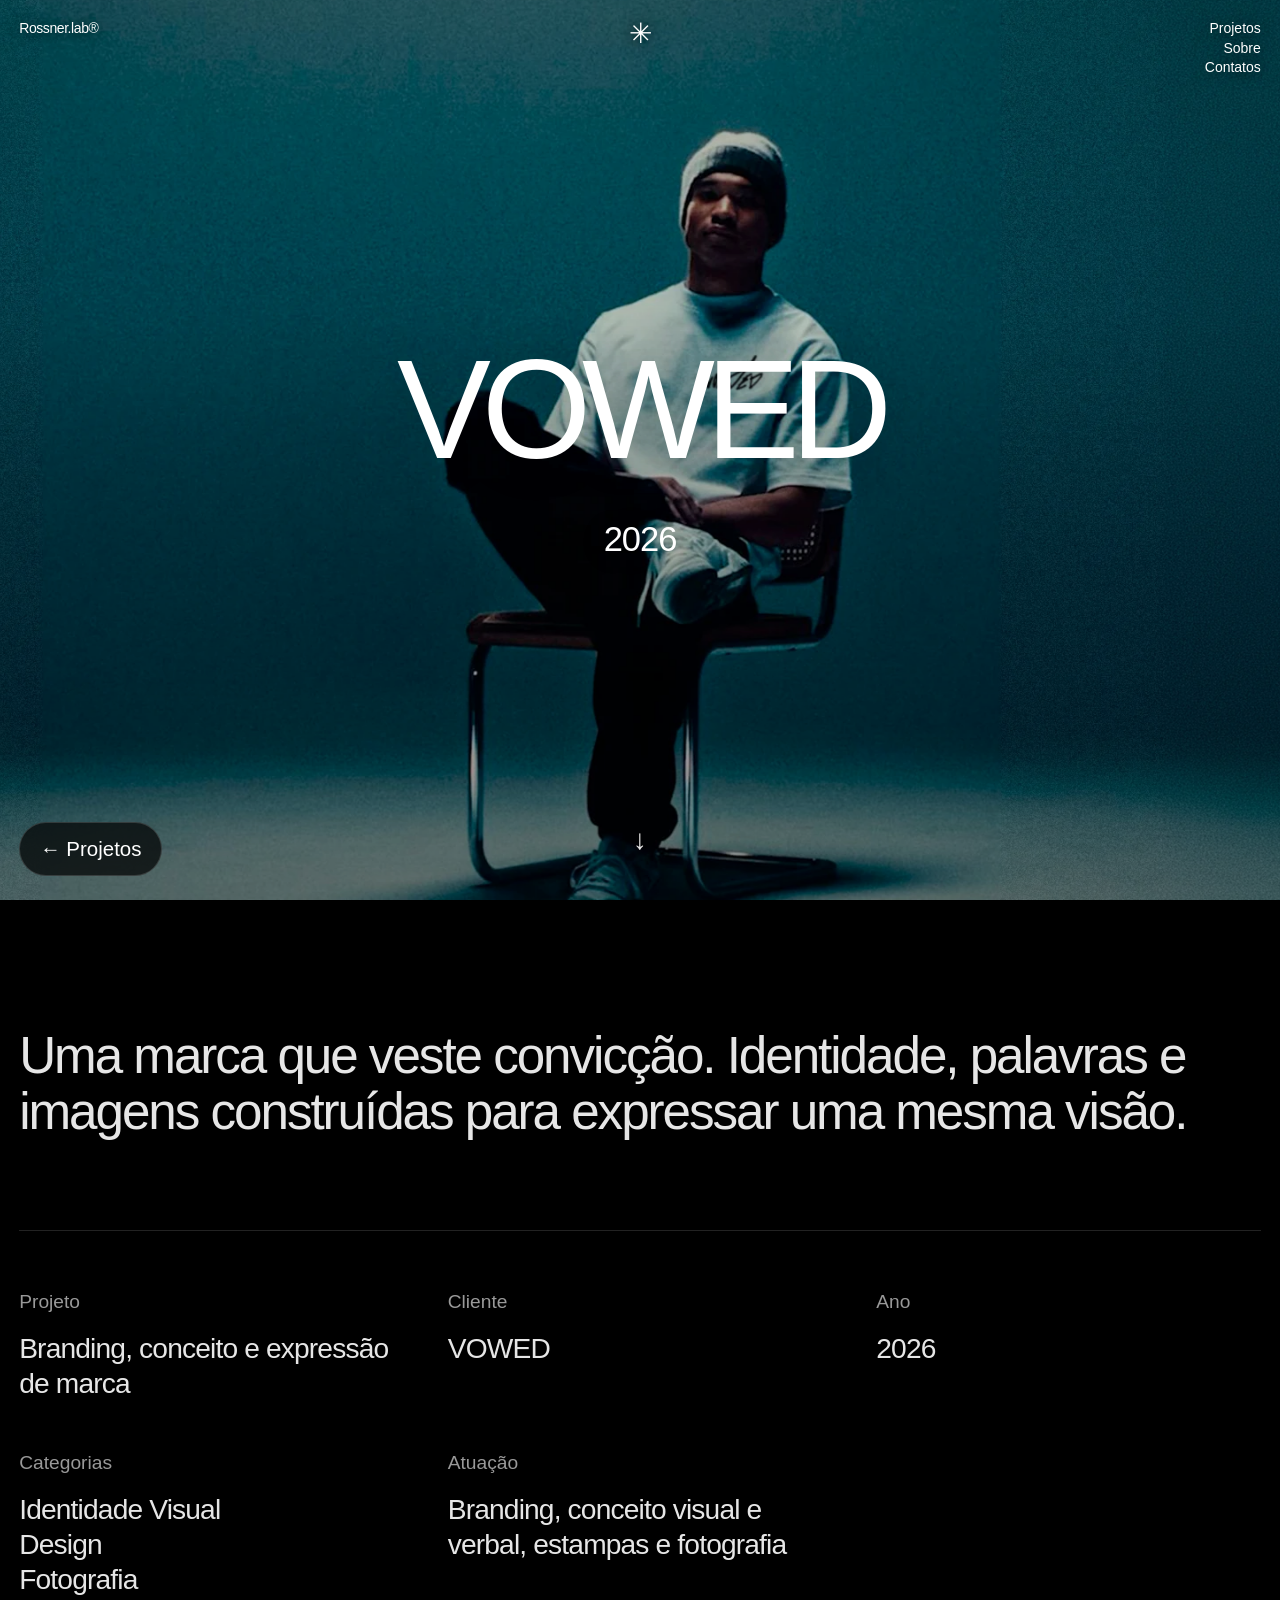
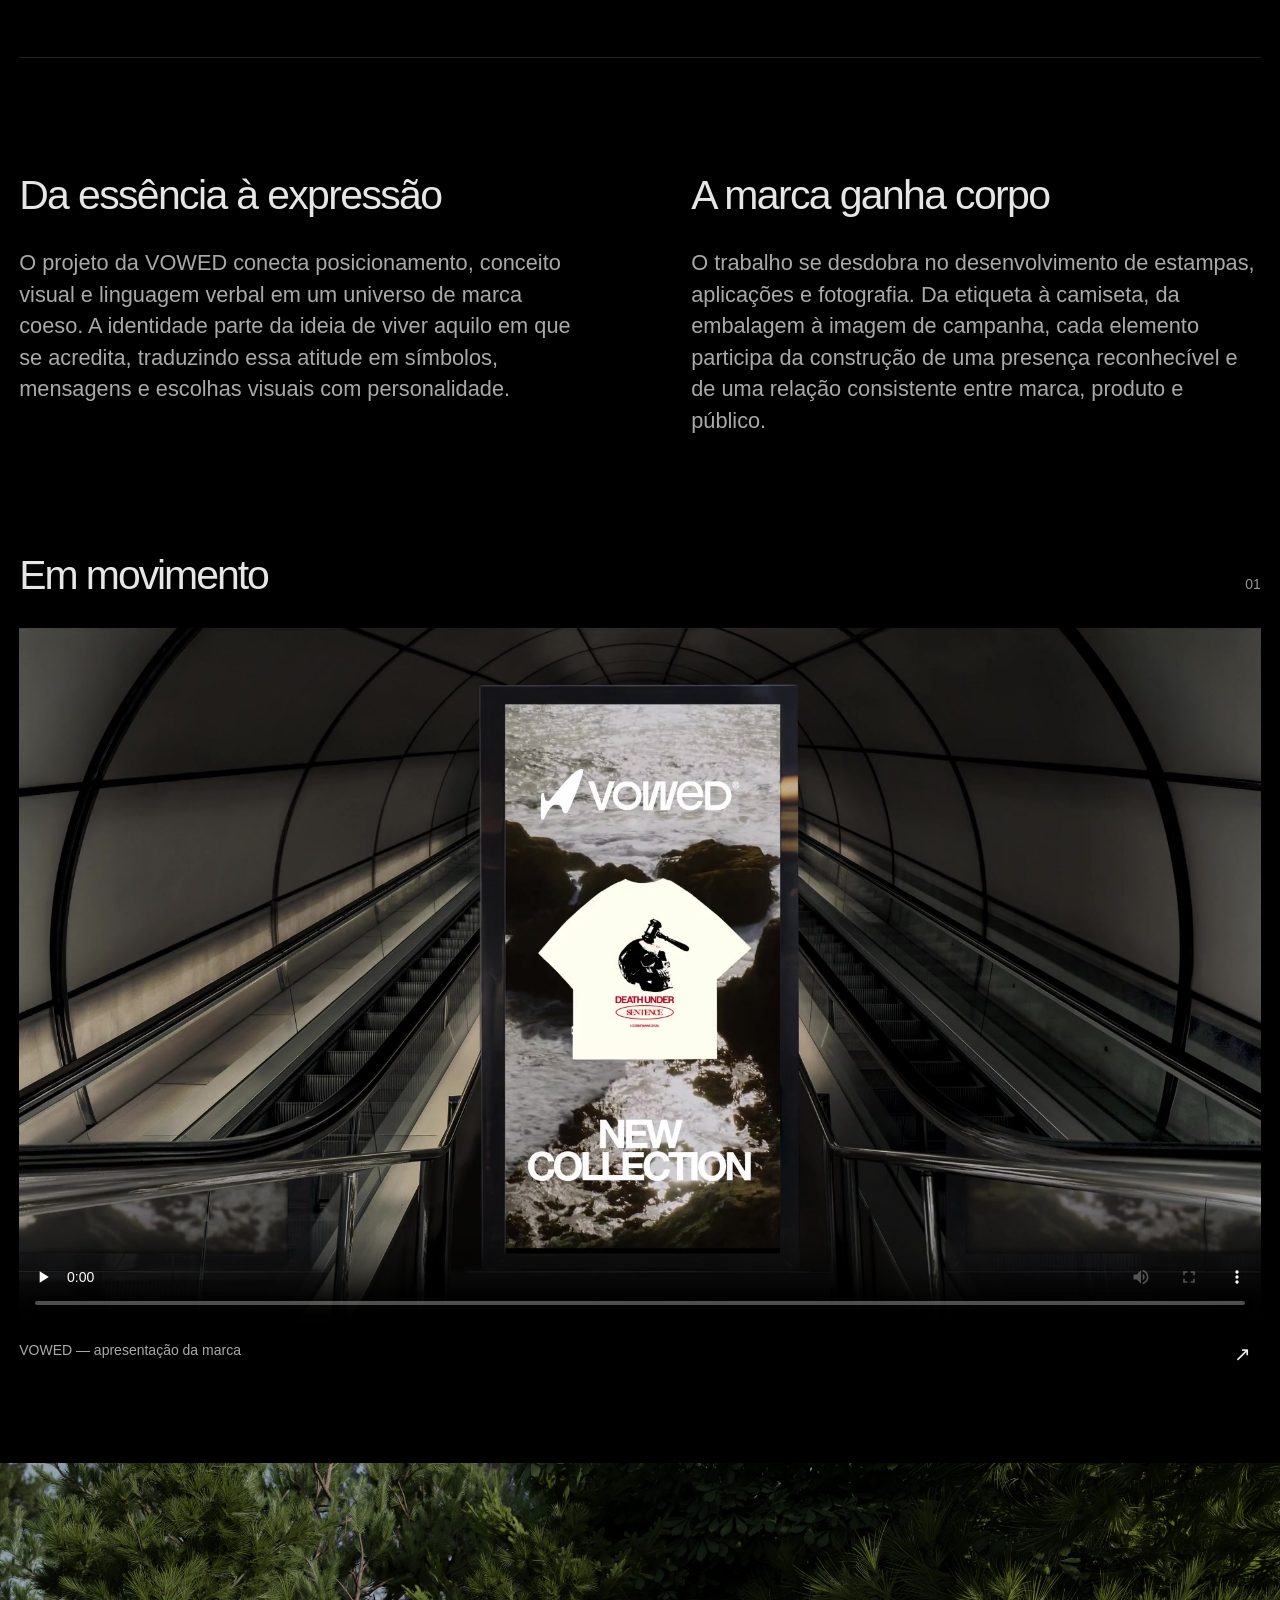
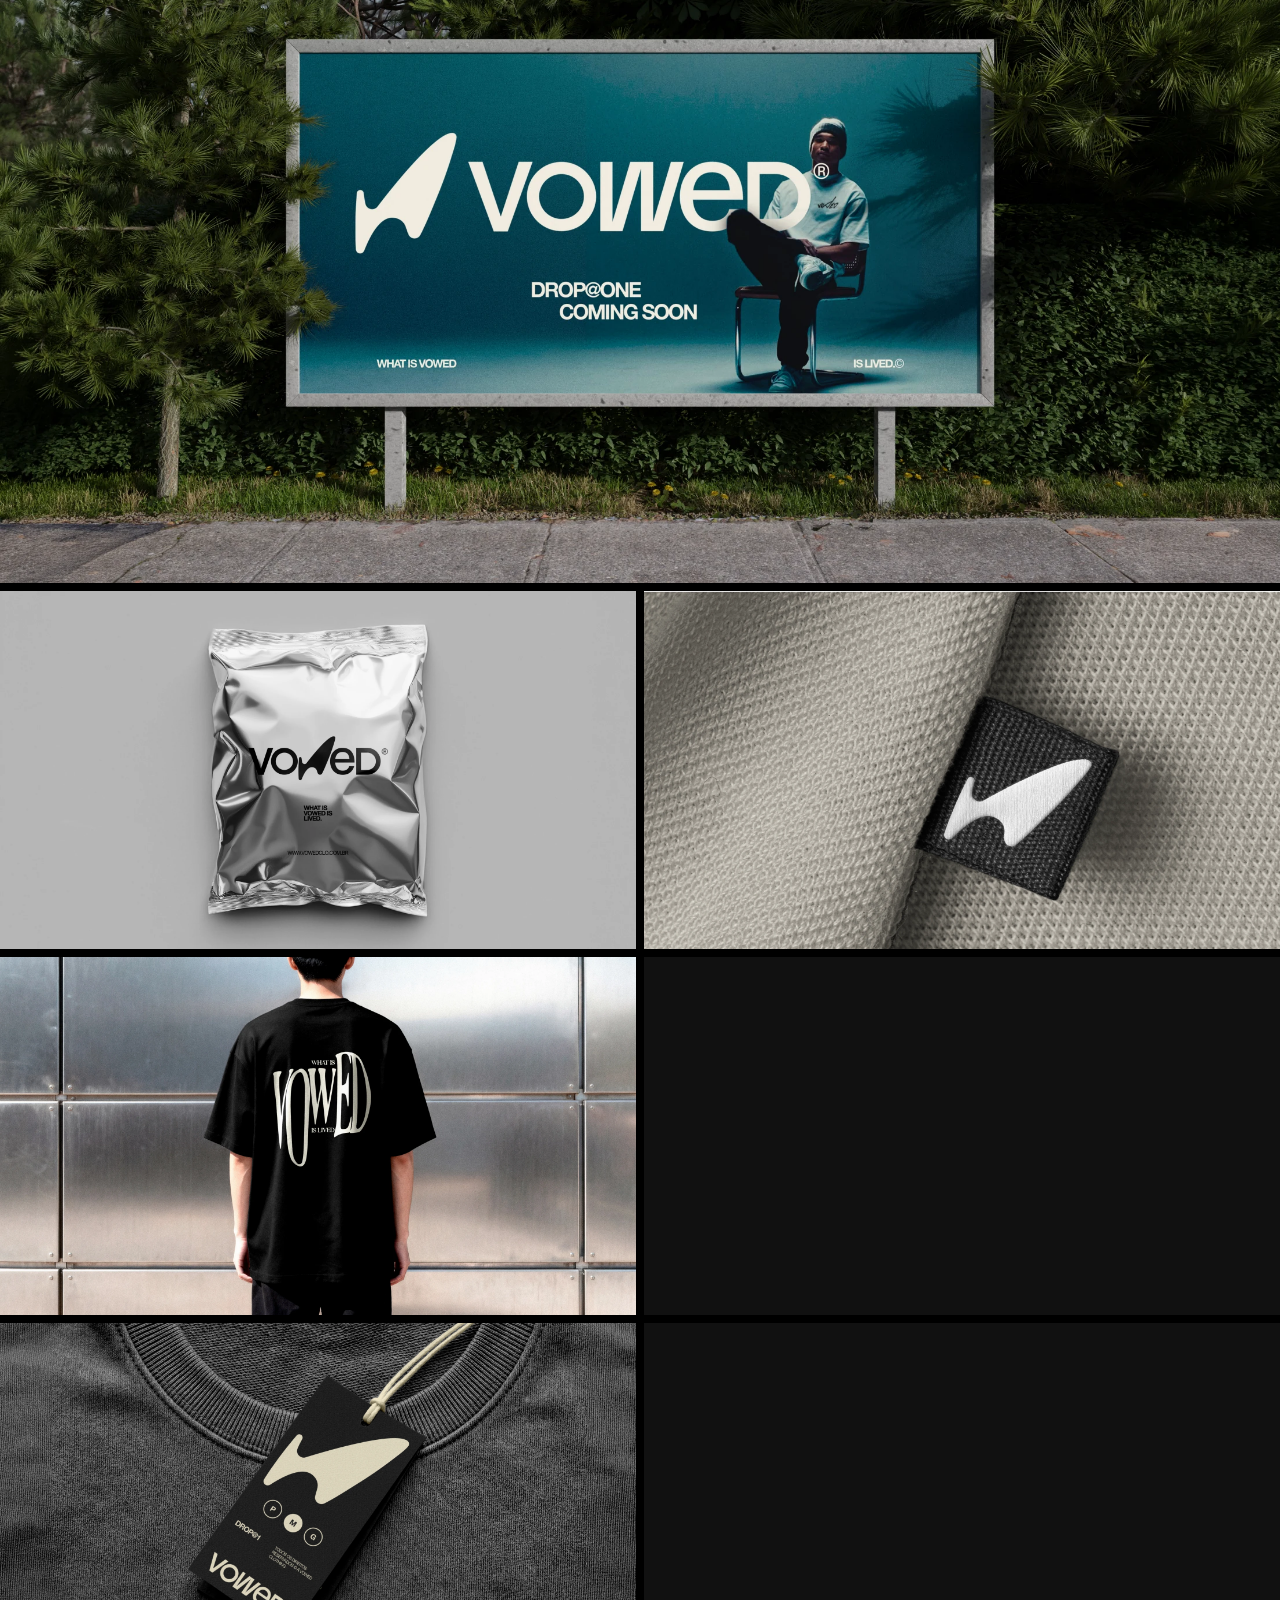
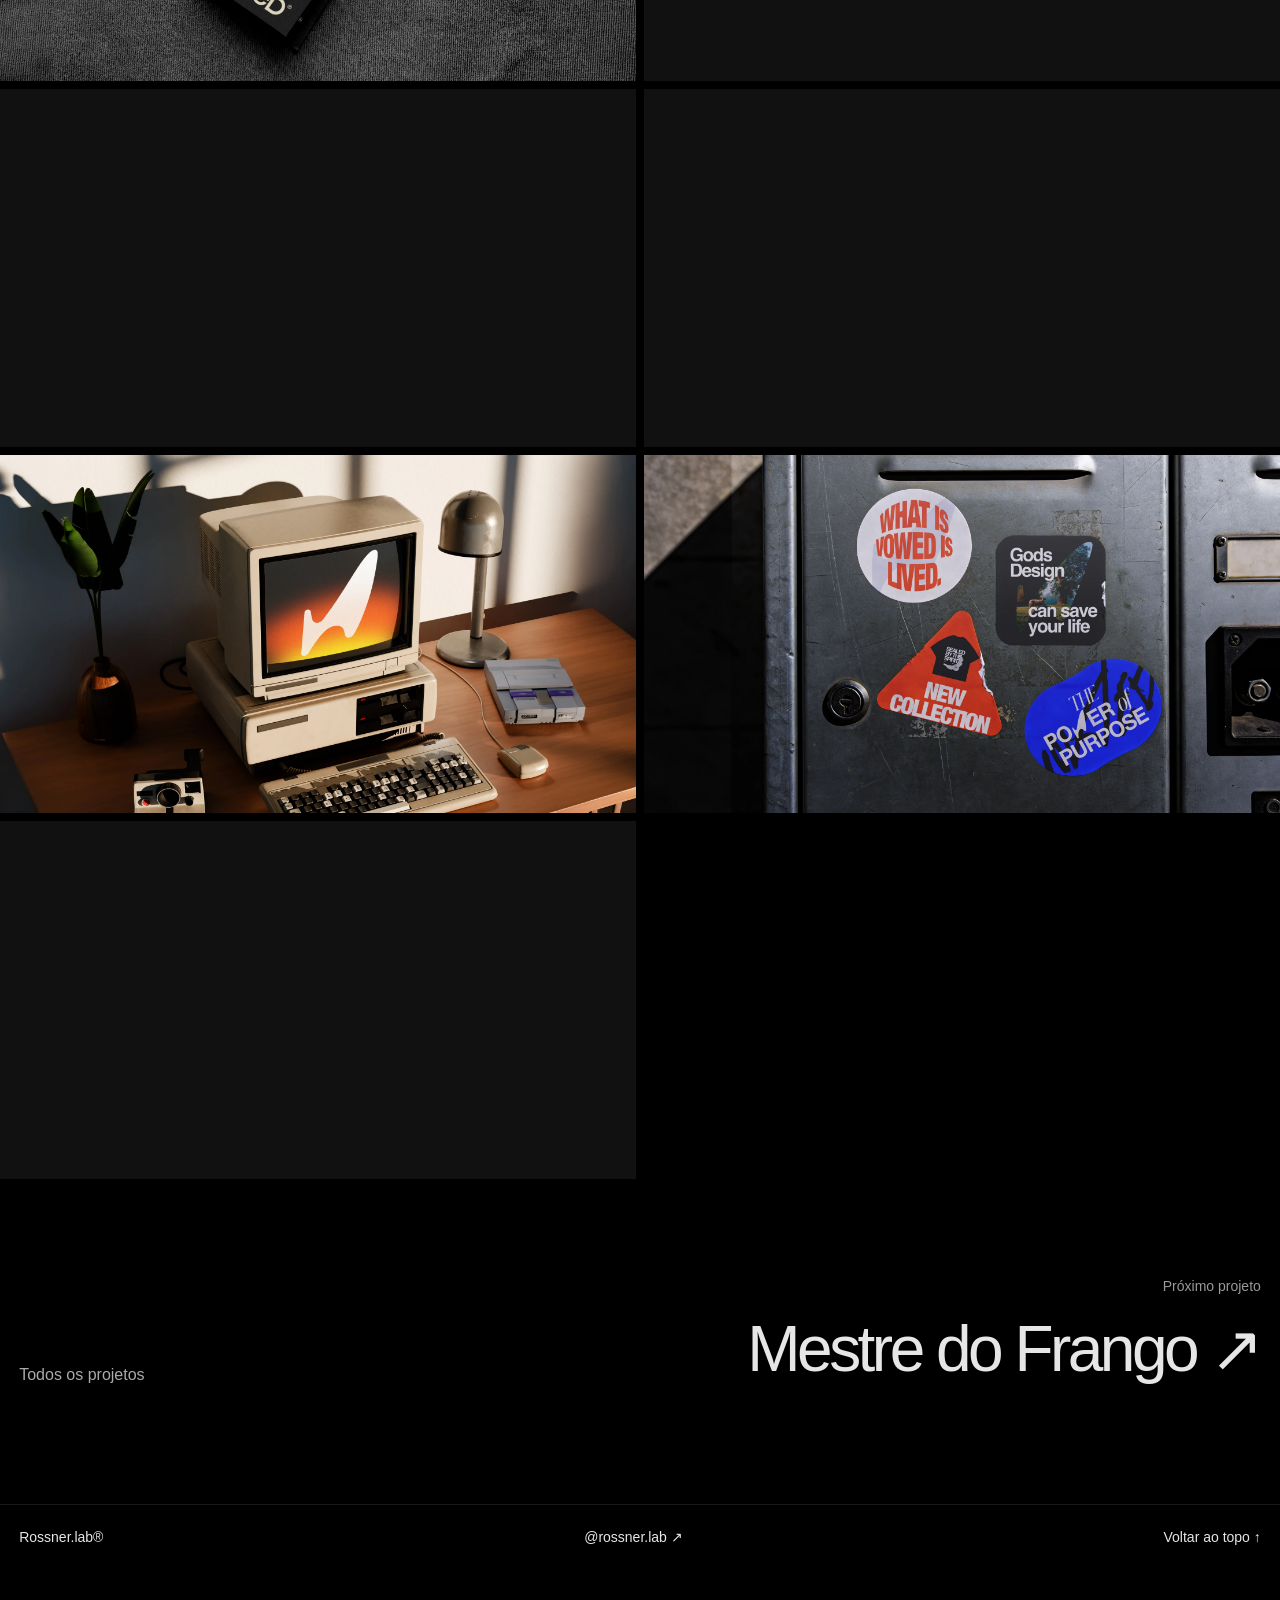
<file: projetos/vowed.html>
<!doctype html><html lang="pt-BR"><head><meta charset="utf-8"><meta name="viewport" content="width=device-width,initial-scale=1"><meta name="color-scheme" content="dark"><title>VOWED — Rossner.lab®</title><meta name="description" content="Uma marca que veste convicção. Identidade, palavras e imagens construídas para expressar uma mesma visão."><link rel="icon" type="image/svg+xml" href="data:image/svg+xml,%3Csvg xmlns='http://www.w3.org/2000/svg' viewBox='0 0 32 32'%3E%3Crect width='32' height='32'/%3E%3Ctext x='5' y='25' font-family='Arial' font-size='26' fill='%23e6e6e6'%3ER%3C/text%3E%3C/svg%3E"><link rel="stylesheet" href="../styles.css"><link rel="stylesheet" href="../portfolio.css"><link rel="stylesheet" href="../motion.css"><script src="../app.js" defer></script><script src="../motion.js" defer></script></head><body class="case-page"><a class="skip-link" href="#conteudo">Pular para o conteúdo</a><header class="header header-overlay" id="inicio"><a class="brand" href="../index.html" aria-label="Rossner.lab — início">Rossner.lab®</a><span class="asterisk" aria-hidden="true">✳</span><nav aria-label="Navegação principal"><a href="../projetos.html" >Projetos</a><a href="../index.html#sobre">Sobre</a><a href="#contact-dialog" data-contact>Contatos</a></nav></header><main id="conteudo"><section class="case-hero" aria-labelledby="case-title"><img class="case-cover" src="../media/vowed/fotografia.webp" width="2126" height="1063" alt="VOWED — Branding, conceito e expressão de marca" fetchpriority="high" style="object-position:50% 50%"><div class="case-hero-title"><h1 id="case-title">VOWED</h1><p>2026</p></div><a class="case-scroll" href="#projeto" aria-label="Ler sobre o projeto">↓</a></section><a class="projects-back" href="../projetos.html" data-back-projects>← Projetos</a><section class="case-info" id="projeto"><h2 class="case-statement">Uma marca que veste convicção. Identidade, palavras e imagens construídas para expressar uma mesma visão.</h2><dl class="case-facts"><div><dt>Projeto</dt><dd>Branding, conceito e expressão de marca</dd></div><div><dt>Cliente</dt><dd>VOWED</dd></div><div><dt>Ano</dt><dd>2026</dd></div><div><dt>Categorias</dt><dd>Identidade Visual<br>Design<br>Fotografia</dd></div><div><dt>Atuação</dt><dd>Branding, conceito visual e verbal, estampas e fotografia</dd></div></dl></section><section class="case-story" aria-label="Sobre o projeto"><div><h2>Da essência à expressão</h2><p>O projeto da VOWED conecta posicionamento, conceito visual e linguagem verbal em um universo de marca coeso. A identidade parte da ideia de viver aquilo em que se acredita, traduzindo essa atitude em símbolos, mensagens e escolhas visuais com personalidade.</p></div><div><h2>A marca ganha corpo</h2><p>O trabalho se desdobra no desenvolvimento de estampas, aplicações e fotografia. Da etiqueta à camiseta, da embalagem à imagem de campanha, cada elemento participa da construção de uma presença reconhecível e de uma relação consistente entre marca, produto e público.</p></div></section><section class="case-films" aria-labelledby="films-title"><div class="gallery-heading"><h2 id="films-title">Em movimento</h2><span>01</span></div><div class="film-grid"><figure class="film film-landscape"><video controls playsinline preload="none" poster="../media/vowed/filme-01-capa.jpg" width="1920" height="1080" aria-label="VOWED — apresentação da marca"><source src="../media/vowed/filme-01.mp4" type="video/mp4">Seu navegador não reproduz este vídeo. <a href="../media/vowed/filme-01.mp4">Abrir vídeo</a>.</video><figcaption>VOWED — apresentação da marca<a href="../media/vowed/filme-01.mp4" target="_blank" rel="noopener" aria-label="Abrir VOWED — apresentação da marca em outra aba">↗</a></figcaption></figure></div></section><section class="case-gallery " aria-label="Galeria de VOWED"><figure class="gallery-item gallery-wide"><button class="gallery-image" type="button" data-lightbox aria-label="Ampliar: Aplicação VOWED em outdoor com fotografia de campanha"><img src="../media/vowed/prancha-02.webp" width="2200" height="1238" alt="Aplicação VOWED em outdoor com fotografia de campanha" loading="lazy" decoding="async"><span class="enlarge-icon" aria-hidden="true">↗</span></button></figure><figure class="gallery-item "><button class="gallery-image" type="button" data-lightbox aria-label="Ampliar: Embalagem prateada com assinatura VOWED"><img src="../media/vowed/prancha-03.webp" width="2200" height="1238" alt="Embalagem prateada com assinatura VOWED" loading="lazy" decoding="async"><span class="enlarge-icon" aria-hidden="true">↗</span></button></figure><figure class="gallery-item "><button class="gallery-image" type="button" data-lightbox aria-label="Ampliar: Símbolo VOWED em etiqueta de tecido"><img src="../media/vowed/prancha-04.webp" width="2200" height="1238" alt="Símbolo VOWED em etiqueta de tecido" loading="lazy" decoding="async"><span class="enlarge-icon" aria-hidden="true">↗</span></button></figure><figure class="gallery-item "><button class="gallery-image" type="button" data-lightbox aria-label="Ampliar: Aplicação de estampa em camiseta preta"><img src="../media/vowed/prancha-05.webp" width="2200" height="1238" alt="Aplicação de estampa em camiseta preta" loading="lazy" decoding="async"><span class="enlarge-icon" aria-hidden="true">↗</span></button></figure><figure class="gallery-item "><button class="gallery-image" type="button" data-lightbox aria-label="Ampliar: Frente e costas de camiseta clara com estampa"><img src="../media/vowed/prancha-06.webp" width="2200" height="1238" alt="Frente e costas de camiseta clara com estampa" loading="lazy" decoding="async"><span class="enlarge-icon" aria-hidden="true">↗</span></button></figure><figure class="gallery-item "><button class="gallery-image" type="button" data-lightbox aria-label="Ampliar: Tag de produto VOWED"><img src="../media/vowed/prancha-07.webp" width="2200" height="1238" alt="Tag de produto VOWED" loading="lazy" decoding="async"><span class="enlarge-icon" aria-hidden="true">↗</span></button></figure><figure class="gallery-item "><button class="gallery-image" type="button" data-lightbox aria-label="Ampliar: Etiqueta interna com mensagem da marca"><img src="../media/vowed/prancha-08.webp" width="2200" height="1238" alt="Etiqueta interna com mensagem da marca" loading="lazy" decoding="async"><span class="enlarge-icon" aria-hidden="true">↗</span></button></figure><figure class="gallery-item "><button class="gallery-image" type="button" data-lightbox aria-label="Ampliar: Camiseta preta fotografada de costas"><img src="../media/vowed/prancha-09.webp" width="2200" height="1238" alt="Camiseta preta fotografada de costas" loading="lazy" decoding="async"><span class="enlarge-icon" aria-hidden="true">↗</span></button></figure><figure class="gallery-item "><button class="gallery-image" type="button" data-lightbox aria-label="Ampliar: Cartazes da marca em ambiente urbano"><img src="../media/vowed/prancha-10.webp" width="2200" height="1238" alt="Cartazes da marca em ambiente urbano" loading="lazy" decoding="async"><span class="enlarge-icon" aria-hidden="true">↗</span></button></figure><figure class="gallery-item "><button class="gallery-image" type="button" data-lightbox aria-label="Ampliar: Símbolo da marca em tela de computador"><img src="../media/vowed/prancha-11.webp" width="2200" height="1238" alt="Símbolo da marca em tela de computador" loading="lazy" decoding="async"><span class="enlarge-icon" aria-hidden="true">↗</span></button></figure><figure class="gallery-item "><button class="gallery-image" type="button" data-lightbox aria-label="Ampliar: Adesivos com mensagens e grafismos VOWED"><img src="../media/vowed/prancha-12.webp" width="2200" height="1238" alt="Adesivos com mensagens e grafismos VOWED" loading="lazy" decoding="async"><span class="enlarge-icon" aria-hidden="true">↗</span></button></figure><figure class="gallery-item "><button class="gallery-image" type="button" data-lightbox aria-label="Ampliar: Conceito A Life in Response em paisagem"><img src="../media/vowed/prancha-01.webp" width="2200" height="1238" alt="Conceito A Life in Response em paisagem" loading="lazy" decoding="async"><span class="enlarge-icon" aria-hidden="true">↗</span></button></figure></section><nav class="case-next" aria-label="Mais projetos"><a href="../projetos.html" data-back-projects>Todos os projetos</a><a class="next-title" href="mestre-do-frango.html"><span>Próximo projeto</span>Mestre do Frango ↗</a></nav></main><footer><a href="../index.html">Rossner.lab®</a><a class="footer-instagram" href="https://www.instagram.com/rossner.lab/" target="_blank" rel="noopener noreferrer" aria-label="Instagram @rossner.lab (abre em nova aba)">@rossner.lab ↗</a><a href="#inicio">Voltar ao topo ↑</a></footer><dialog id="contact-dialog" aria-labelledby="contact-title"><button class="close-dialog" type="button" aria-label="Fechar">×</button><p class="dialog-eyebrow">Rossner.lab®</p><h2 id="contact-title">Contatos</h2><div class="contact-links">
      <a href="tel:+5551996176951"><span>Telefone</span>51 99617-6951</a>
      <a href="mailto:rossnerguilherme@gmail.com"><span>E-mail</span>rossnerguilherme@gmail.com</a>
    </div><button class="back-button" type="button">Voltar</button></dialog><dialog class="lightbox" id="image-lightbox" aria-label="Visualização ampliada"><button type="button" class="close-dialog" data-close-lightbox aria-label="Fechar imagem">×</button><button type="button" class="lightbox-prev" aria-label="Imagem anterior">←</button><figure><img id="lightbox-image" alt=""><figcaption id="lightbox-caption"></figcaption></figure><button type="button" class="lightbox-next" aria-label="Próxima imagem">→</button><span class="lightbox-count" aria-live="polite"></span></dialog></body></html>
</file>
<file: styles.css>
:root{color-scheme:dark;--bg:#000;--ink:#e6e6e6;--muted:#999;--line:#191919;--gutter:clamp(16px,1.5vw,32px)}
*{box-sizing:border-box}
html{scroll-behavior:smooth;scroll-padding-top:32px}
body{margin:0;background:var(--bg);color:var(--ink);font-family:Arial,Helvetica,sans-serif;font-size:16px;-webkit-font-smoothing:antialiased}
a{color:inherit;text-decoration:none}
button{font:inherit;color:inherit;cursor:pointer}
a,button,summary{-webkit-tap-highlight-color:transparent}
a:focus-visible,button:focus-visible,summary:focus-visible{outline:2px solid currentColor;outline-offset:6px}
::selection{background:#e6e6e6;color:#000}
.skip-link{position:fixed;top:12px;left:12px;z-index:20;padding:12px;background:var(--ink);color:#000;transform:translateY(-160%)}
.skip-link:focus{transform:translateY(0)}
.header{position:relative;display:flex;justify-content:space-between;align-items:flex-start;padding:20px var(--gutter);font-size:14px;line-height:1.25}
.brand{letter-spacing:-.03em}
.asterisk{position:absolute;left:50%;transform:translateX(-50%);font-size:28px;line-height:1}
.header nav{display:flex;flex-direction:column;text-align:right;gap:2px}
.header nav a:hover,footer a:hover{color:var(--muted)}
.hero{min-height:calc(100svh - 98px);max-height:1000px;display:flex;flex-direction:column;padding:0 var(--gutter) 24px}
.hero h1{font-size:18.5vw;line-height:1.04;letter-spacing:-.085em;font-weight:400;margin:12px 0 22px;white-space:nowrap;align-self:center}
.registered{display:inline-block;font-size:.67em;letter-spacing:-.1em;vertical-align:top;line-height:1.23;margin-left:.035em}
.hero-description{font-size:clamp(18px,2.35vw,34px);line-height:1.25;letter-spacing:-.025em;text-align:center;margin:0 auto;max-width:760px}
.text-link{font-size:clamp(16px,1.4vw,22px);display:inline-block;transition:opacity .2s}
.text-link:hover{opacity:.65}
.hero-link{margin-top:auto;align-self:flex-end;padding-top:64px}
.about{display:grid;grid-template-columns:1fr 1fr;gap:0;padding:clamp(110px,15vw,220px) var(--gutter) clamp(100px,13vw,190px)}
.about-intro{max-width:360px;padding-right:36px;color:var(--muted);font-size:clamp(14px,1.2vw,18px);line-height:1.4;margin:0}
.philosophy{margin:0;max-width:690px;font-size:clamp(20px,2.4vw,36px);line-height:1.25;letter-spacing:-.02em}
h2{font-weight:400;letter-spacing:-.05em}
.services h2{margin:0 0 58px 50%;font-size:clamp(40px,6.2vw,88px);line-height:1}
.services-list{list-style:none;margin:0;padding:0}
.services-list li{border-top:1px solid #111}
.services-list li:last-child{border-bottom:1px solid #111}
.services-list a{display:grid;grid-template-columns:1fr 1fr 30px;align-items:center;padding:clamp(28px,4vw,58px) var(--gutter);transition:background .2s}
.services-list a:hover{background:#111}
.service-number{font-size:14px;color:var(--muted)}
.services-list a>span:nth-child(2){font-size:clamp(26px,3.6vw,50px);line-height:1.15;letter-spacing:-.035em}
.arrow{text-align:right;color:var(--muted);transition:transform .2s}
.services-list a:hover .arrow{transform:translateX(4px);color:var(--ink)}
.all-projects{text-align:right;padding:38px var(--gutter) 90px}
.experience{display:grid;grid-template-columns:repeat(2,minmax(0,1fr));margin:0 var(--gutter)}
.stat{aspect-ratio:1.07;position:relative;display:flex;align-items:flex-end;justify-content:flex-end;padding:clamp(26px,5vw,76px);background:#080808}
.stat-highlight{background:#191919}
.stat-light{background:#e6e6e6;color:#000}
.stat-link{position:absolute;top:20px;left:20px;font-size:14px}
.stat-link:hover{text-decoration:underline;text-underline-offset:4px}
.stat-content{text-align:right}
.stat-number{font-size:clamp(70px,10.4vw,156px);font-weight:400;line-height:1;letter-spacing:-.065em;margin:0 0 24px}
.stat-description{font-size:clamp(14px,1.5vw,22px);line-height:1.3;letter-spacing:-.01em;margin:0}
.faq{display:grid;grid-template-columns:1fr 2fr;gap:20px;padding:clamp(100px,14vw,220px) var(--gutter) clamp(100px,10vw,160px)}
.faq h2{font-size:clamp(60px,6.5vw,100px);line-height:.9;margin:0}
.faq details{padding-bottom:clamp(32px,4.2vw,64px)}
.faq summary{position:relative;padding-right:54px;list-style:none;cursor:pointer;font-size:clamp(20px,2.15vw,32px);line-height:1.25;letter-spacing:-.015em}
.faq summary::-webkit-details-marker{display:none}
.faq details[open] summary{color:var(--muted)}
.faq p{max-width:680px;width:75%;font-size:clamp(18px,1.83vw,28px);line-height:1.3;margin:16px 0 0}
.toggle{position:absolute;right:10px;top:.3em;width:18px;height:18px}
.toggle:before,.toggle:after{content:"";position:absolute;background:currentColor}
.toggle:before{left:0;right:0;top:8px;height:1px}
.toggle:after{top:0;bottom:0;left:8px;width:1px;transition:transform .2s}
details[open] .toggle:after{transform:rotate(90deg)}
footer{border-top:1px solid var(--line);padding:24px var(--gutter);display:flex;justify-content:space-between;gap:20px;font-size:14px}
dialog{background:#111;color:var(--ink);border:1px solid #333;width:min(760px,calc(100% - 32px));padding:clamp(28px,5vw,64px);max-height:85svh}
dialog::backdrop{background:rgb(0 0 0 / .85);backdrop-filter:blur(8px)}
dialog h2{font-size:clamp(34px,5vw,64px);margin:40px 0 20px;line-height:1.05}
dialog p{font-size:18px;line-height:1.4;color:#aaa}
dialog .dialog-eyebrow{font-size:14px;padding-right:32px}
.close-dialog{position:absolute;top:14px;right:18px;background:none;border:0;font-size:32px;width:44px;height:44px}
.back-button{padding:14px 0;background:none;border:0;border-bottom:1px solid #888;margin-top:32px;font-size:16px}
body:has(dialog[open]){overflow:hidden}
@media(min-width:1600px){main,.header,footer{max-width:1920px;margin-left:auto;margin-right:auto}.hero h1{font-size:min(18.5vw,355px)}}
@media(max-width:700px){
 .header{padding-top:18px}.hero{min-height:72svh;max-height:none;padding-top:28px}.hero h1{font-size:18vw;margin-bottom:24px}.hero-description{max-width:360px;font-size:18px}.hero-link{padding-top:80px}
 .about{grid-template-columns:1fr;gap:48px;padding-top:100px;padding-bottom:90px}.about-intro{max-width:310px;padding:0}.philosophy{max-width:490px;font-size:25px}
 .services h2{margin-left:var(--gutter);margin-bottom:34px}.services-list a{grid-template-columns:50px 1fr 20px;padding-block:28px}.services-list a>span:nth-child(2){font-size:28px}.all-projects{padding-top:28px;padding-bottom:70px}
 .stat{min-height:260px;aspect-ratio:auto;padding:52px 20px 26px}.stat-number{font-size:64px;margin-bottom:18px}.stat-description{font-size:14px}.stat-link{top:14px;left:14px}.desktop-break{display:none}
 .faq{grid-template-columns:1fr;padding-top:100px;gap:50px}.faq h2{font-size:64px}.faq summary{font-size:21px;padding-right:34px}.faq p{font-size:18px;width:100%;padding-right:22px}.faq details{padding-bottom:34px}.toggle{right:2px}
}
@media(max-width:380px){.experience{grid-template-columns:1fr}.stat{min-height:300px}.stat-number{font-size:84px}.stat-description{font-size:16px}.hero-description{font-size:17px}}
@media(prefers-reduced-motion:reduce){html{scroll-behavior:auto}*,*:before,*:after{transition:none!important}}

/* Contatos e Instagram — versão para GitHub Pages. */
.contact-links{display:grid;gap:24px;margin:30px 0 10px}
.contact-links a{display:block;width:fit-content;max-width:100%;font-size:clamp(18px,3vw,28px);line-height:1.35;overflow-wrap:anywhere;padding:4px 0}
.contact-links a span{display:block;font-size:14px;color:var(--muted);margin-bottom:7px}
.contact-links a:hover{text-decoration:underline;text-underline-offset:5px}
footer{align-items:center;flex-wrap:wrap}
.footer-instagram{margin-left:auto;margin-right:auto}
@media(max-width:540px){footer{gap:20px}footer>a:first-child{flex-basis:100%}.footer-instagram{margin:0 auto 0 0}}
</file>
<file: portfolio.css>
/* Galeria e estudos de caso — Rossner.lab */
.sr-only{position:absolute;width:1px;height:1px;padding:0;margin:-1px;overflow:hidden;clip:rect(0,0,0,0);white-space:nowrap;border:0}
[hidden]{display:none!important}
.projects-intro{text-align:center;padding:60px var(--gutter) 76px}
.projects-intro h1{font-weight:400;font-size:clamp(64px,11.6vw,172px);line-height:1;letter-spacing:-.075em;margin:0 0 38px;display:inline-flex;align-items:flex-start}
.projects-intro sup{font-size:.26em;color:#999;letter-spacing:-.03em;font-weight:400;margin:8px 0 0 12px;line-height:1.2}
.projects-intro p{font-size:clamp(18px,2vw,28px);line-height:1.3;margin:0 auto;max-width:650px;letter-spacing:-.02em}
.filter-wrap{position:sticky;top:0;z-index:5;background:rgba(0,0,0,.95);backdrop-filter:blur(12px)}
.project-filters{display:flex;justify-content:center;gap:clamp(18px,3vw,50px);padding:24px var(--gutter);flex-wrap:wrap}
.project-filters button{border:0;background:transparent;color:#999;font-size:clamp(14px,1.3vw,18px);padding:10px 0;transition:color .2s;white-space:nowrap}
.project-filters button:hover,.project-filters button[aria-pressed=true]{color:#fff}
.project-filters button[aria-pressed=true]{text-decoration:underline;text-underline-offset:8px;text-decoration-thickness:1px}
.project-grid{display:grid;grid-template-columns:repeat(2,minmax(0,1fr));gap:2px;background:#000}
.project-card{position:relative;display:block;aspect-ratio:1;overflow:hidden;background:#181818;isolation:isolate}
.project-card img{display:block;width:100%;height:100%;object-fit:cover;transition:transform .7s cubic-bezier(.2,.6,.3,1)}
.project-card:after{content:"";position:absolute;inset:50% 0 0;background:linear-gradient(transparent,rgba(0,0,0,.65));pointer-events:none}
.card-caption{position:absolute;z-index:1;bottom:24px;left:var(--gutter);right:var(--gutter);display:flex;align-items:flex-end;gap:20px;justify-content:space-between;font-size:clamp(16px,1.8vw,26px);color:white;letter-spacing:-.025em}
.card-year{font-size:14px;white-space:nowrap;opacity:.8}
.card-open{position:absolute;z-index:1;right:24px;top:24px;font-size:26px;color:#fff;text-shadow:0 1px 12px #000;opacity:0;transform:translate(-6px,6px);transition:opacity .2s,transform .2s}
.project-card:hover img,.project-card:focus-visible img{transform:scale(1.035)}
.project-card:hover .card-open,.project-card:focus-visible .card-open{opacity:1;transform:none}
.project-card:focus-visible{outline-offset:-6px;outline-color:white;z-index:2}
.header-overlay{position:absolute;z-index:3;top:0;left:0;right:0;color:#fff;text-shadow:0 1px 15px #000}
.header-overlay nav a:hover{color:white;text-decoration:underline;text-underline-offset:4px}
.case-hero{position:relative;height:100svh;min-height:540px;max-height:1400px;display:grid;place-items:center;isolation:isolate;overflow:hidden;background:#151515}
.case-cover{position:absolute;inset:0;z-index:-2;width:100%;height:100%;object-fit:cover}
.case-hero:before{content:"";position:absolute;inset:0;z-index:-1;background:linear-gradient(rgba(0,0,0,.28),rgba(0,0,0,.15) 35%,rgba(0,0,0,.36) 80%,rgba(0,0,0,.42))}
.case-hero-title{text-align:center;padding:100px 5vw;color:#fff;text-shadow:0 2px 45px rgba(0,0,0,.18)}
.case-hero h1{font-size:clamp(64px,11vw,180px);font-weight:400;letter-spacing:-.065em;line-height:.98;max-width:1400px;margin:0;text-wrap:balance}
.case-hero-title p{font-size:clamp(22px,2.7vw,42px);margin:42px 0 0;letter-spacing:-.03em}
.case-scroll{position:absolute;bottom:32px;left:50%;font-size:28px;transform:translateX(-50%);padding:12px}
.projects-back{position:fixed;bottom:24px;left:var(--gutter);z-index:9;display:inline-block;padding:14px 20px;border-radius:50px;background:rgba(0,0,0,.7);color:#fff;backdrop-filter:blur(16px);font-size:clamp(16px,1.6vw,24px);border:1px solid rgba(255,255,255,.15)}
.projects-back:hover{background:#e6e6e6;color:black}
.case-info{padding:clamp(70px,10vw,150px) var(--gutter) 0}
.case-statement{font-size:clamp(30px,4vw,64px);line-height:1.1;letter-spacing:-.04em;max-width:1200px;margin:0 0 clamp(60px,7vw,110px);text-wrap:pretty}
.case-facts{display:grid;grid-template-columns:repeat(3,minmax(0,1fr));gap:50px 44px;padding:60px 0;border-top:1px solid #222;border-bottom:1px solid #222;margin:0}
.case-facts dt{font-size:clamp(16px,1.5vw,22px);color:#999;margin-bottom:18px}
.case-facts dd{font-size:clamp(20px,2.2vw,34px);letter-spacing:-.03em;line-height:1.25;margin:0;max-width:460px}
.case-story{display:grid;grid-template-columns:1fr 1fr;gap:8vw;padding:clamp(70px,9vw,150px) var(--gutter)}
.case-story h2{font-size:clamp(28px,3.2vw,50px);line-height:1.12;margin:0 0 28px;letter-spacing:-.04em}
.case-story p{font-size:clamp(18px,1.7vw,26px);line-height:1.45;max-width:730px;color:#a9a9a9;margin:0}
.gallery-heading{display:flex;justify-content:space-between;align-items:baseline;padding:0 var(--gutter) 28px}
.gallery-heading h2{font-size:clamp(30px,3.2vw,48px);margin:0}
.gallery-heading span{color:#999;font-size:14px}
.case-films{padding-bottom:80px}
.film-grid{display:flex;justify-content:center;align-items:flex-start;gap:12px;padding:0 var(--gutter);flex-wrap:wrap}
.film{margin:0;min-width:0}
.film-landscape{flex:1 1 100%}
.film-portrait{flex:0 1 440px;width:calc(50% - 6px)}
.film video{display:block;background:#111;width:100%;height:auto;max-height:85svh;object-fit:contain}
.film figcaption{display:flex;gap:16px;justify-content:space-between;font-size:14px;line-height:1.3;color:#aaa;padding:16px 0}
.film figcaption a{font-size:20px;color:#eee;padding:0 10px}
.case-gallery{display:grid;grid-template-columns:repeat(2,minmax(0,1fr));gap:8px}
.gallery-item{margin:0;min-width:0;background:#111;display:flex;align-items:center}
.gallery-wide{grid-column:1/-1}
.gallery-image{display:block;position:relative;width:100%;padding:0;border:0;background:none;cursor:zoom-in;line-height:0}
.gallery-image img{width:100%;height:auto;display:block}
.gallery-image:focus-visible{outline-offset:-6px;outline-color:#fff;z-index:2}
.enlarge-icon{position:absolute;right:16px;bottom:16px;display:grid;place-items:center;width:36px;height:36px;border-radius:50%;background:rgba(0,0,0,.55);color:#fff;font-size:20px;line-height:1;opacity:0;transition:opacity .2s}
.gallery-image:hover .enlarge-icon,.gallery-image:focus-visible .enlarge-icon{opacity:1}
.gallery-photos{grid-template-columns:repeat(3,minmax(0,1fr));align-items:start}
.case-source{padding:40px var(--gutter);font-size:16px;text-align:right;color:#aaa}
.case-source a:hover{color:white}
.case-next{display:flex;justify-content:space-between;align-items:flex-end;gap:30px;padding:100px var(--gutter) 120px}
.case-next>a:first-child{font-size:16px;color:#aaa}
.next-title{font-size:clamp(30px,5vw,72px);letter-spacing:-.055em;line-height:1.1;text-align:right}
.next-title span{display:block;color:#999;font-size:14px;letter-spacing:0;margin-bottom:20px}
.case-page footer{padding-bottom:100px}
.lightbox{position:fixed;inset:0;margin:auto;width:100%;height:100%;max-width:none;max-height:none;background:rgba(0,0,0,.97);border:0;padding:64px 64px 40px;overflow:hidden}
.lightbox[open]{display:grid;grid-template-columns:1fr;place-items:center}
.lightbox::backdrop{background:#000}
.lightbox figure{margin:0;max-width:100%;max-height:100%;text-align:center;display:flex;flex-direction:column;align-items:center}
.lightbox figure img{display:block;max-width:100%;max-height:calc(100svh - 170px);object-fit:contain;width:auto;height:auto}
.lightbox figcaption{font-size:14px;color:#ccc;margin-top:20px;line-height:1.4}
.lightbox-prev,.lightbox-next{position:absolute;top:50%;transform:translateY(-50%);width:48px;height:60px;background:transparent;border:0;font-size:28px}
.lightbox-prev{left:8px}.lightbox-next{right:8px}
.lightbox-count{position:absolute;left:24px;top:28px;font-size:14px;color:#aaa}
.lightbox .close-dialog{top:14px;right:16px}
@media(max-width:700px){
 .projects-intro{padding:50px 16px 50px}.projects-intro h1{font-size:clamp(64px,14vw,100px);margin-bottom:26px}.projects-intro sup{margin-top:2px;margin-left:6px}.projects-intro p{font-size:18px;max-width:360px}.projects-intro br{display:none}
 .project-filters{gap:8px 20px;padding:14px 12px}.project-filters button{font-size:14px;padding:10px 0}.card-caption{left:14px;right:14px;bottom:14px;font-size:17px}.card-year{display:none}.card-open{display:none}
 .case-hero{min-height:500px;height:85svh}.case-hero h1{font-size:clamp(58px,12vw,84px)}.case-hero-title p{font-size:24px;margin-top:28px}.case-hero-title{padding-inline:24px}.case-scroll{bottom:20px}
 .case-facts{grid-template-columns:repeat(2,minmax(0,1fr));gap:30px 24px;padding:34px 0}.case-facts dt{margin-bottom:10px;font-size:14px}.case-facts dd{font-size:20px}
 .case-story{grid-template-columns:1fr;gap:46px;padding-block:66px}.case-story h2{font-size:30px;margin-bottom:18px}.case-story p{font-size:18px}
 .case-gallery{gap:4px}.gallery-photos{grid-template-columns:repeat(2,minmax(0,1fr))}.gallery-wide{grid-column:1/-1}.case-next{padding-block:70px 90px;flex-direction:column;align-items:flex-end}.next-title{font-size:38px}.case-films{padding-bottom:50px}.film-grid{gap:8px}.film figcaption{font-size:13px}.film-portrait{width:100%;flex-basis:440px}.projects-back{bottom:16px;padding:12px 16px;font-size:16px}
 .lightbox{padding:70px 16px 100px}.lightbox figure img{max-height:calc(100svh - 220px)}.lightbox-prev,.lightbox-next{top:auto;bottom:22px;transform:none}.lightbox-prev{left:calc(50% - 70px)}.lightbox-next{right:calc(50% - 70px)}
}
@media(max-width:420px){.project-grid{grid-template-columns:1fr}.project-card{aspect-ratio:1.05}.card-caption{font-size:21px}.card-year{display:inline}.case-gallery{grid-template-columns:1fr}.gallery-wide{grid-column:auto}}
</file>
<file: motion.css>
/* Movimento discreto, com rolagem nativa e preferência de acessibilidade. */
.hero{min-height:0;max-height:none;padding-bottom:18px}
.hero-link{margin-top:clamp(46px,6vw,100px);padding-top:0}
.project-preview{--visible:3;position:relative;padding-top:8px}
.preview-toolbar{display:flex;justify-content:space-between;align-items:center;padding:0 var(--gutter) 12px;gap:20px;color:#aaa;font-size:12px;font-variant-numeric:tabular-nums}
.preview-controls{display:flex;gap:4px}
.preview-controls button{background:transparent;border:0;padding:8px;min-width:44px;min-height:44px;font-size:20px;line-height:1;transition:color .2s}
.preview-controls button:hover{color:#fff}
.preview-viewport{overflow-x:auto;scrollbar-width:thin;touch-action:pan-y}
.preview-track{display:flex;align-items:stretch}
.preview-track>.project-card{flex:0 0 calc(100% / var(--visible));aspect-ratio:4/5;border-right:2px solid #000}
.preview-track .card-caption{font-size:clamp(17px,1.4vw,23px);bottom:20px}
.preview-track .card-year{display:none}
.preview-ready .preview-viewport{overflow:hidden}
.preview-ready .preview-track{transition:transform .85s cubic-bezier(.22,.68,.22,1);will-change:transform}
.preview-track.no-transition{transition:none}
.about{padding-top:clamp(85px,11vw,170px)}
.motion-ready .reveal{opacity:0;transform:translate3d(0,24px,0);transition:opacity .85s ease,transform .85s cubic-bezier(.2,.65,.25,1)}
.motion-ready .reveal.is-visible{opacity:1;transform:none}
.motion-ready .hero h1,.motion-ready .projects-intro h1,.motion-ready .case-hero-title{animation:arrival 1s cubic-bezier(.2,.65,.25,1) both}
.motion-ready .hero-description,.motion-ready .projects-intro p{animation:arrival 1s .12s cubic-bezier(.2,.65,.25,1) both}
.motion-ready .case-cover{transform:translate3d(0,var(--cover-offset,0px),0) scale(1.045)}
.stat-number{font-variant-numeric:tabular-nums}
.faq details[open] p{animation:arrival .4s ease both}
.next-title,.projects-back{transition:color .25s,background .25s,opacity .25s}
.next-title:hover{opacity:.65}
@keyframes arrival{from{opacity:0;transform:translate3d(0,20px,0)}to{opacity:1;transform:translate3d(0,0,0)}}
@media(max-width:900px){.project-preview{--visible:2}}
@media(max-width:600px){
 .hero{min-height:0;padding-top:20px}.hero-link{margin-top:60px;padding-top:0}
 .project-preview{--visible:1}.preview-track>.project-card{aspect-ratio:1}
 .preview-track .card-caption{font-size:22px}.preview-toolbar{padding-bottom:6px}
 .about{padding-top:80px}.header nav a{padding-block:3px}
}
@media(prefers-reduced-motion:reduce){
 html{scroll-behavior:auto}
 *,*:before,*:after{animation:none!important;transition:none!important}
 .motion-ready .reveal{opacity:1;transform:none}
 .motion-ready .case-cover{transform:none}
}
</file>
